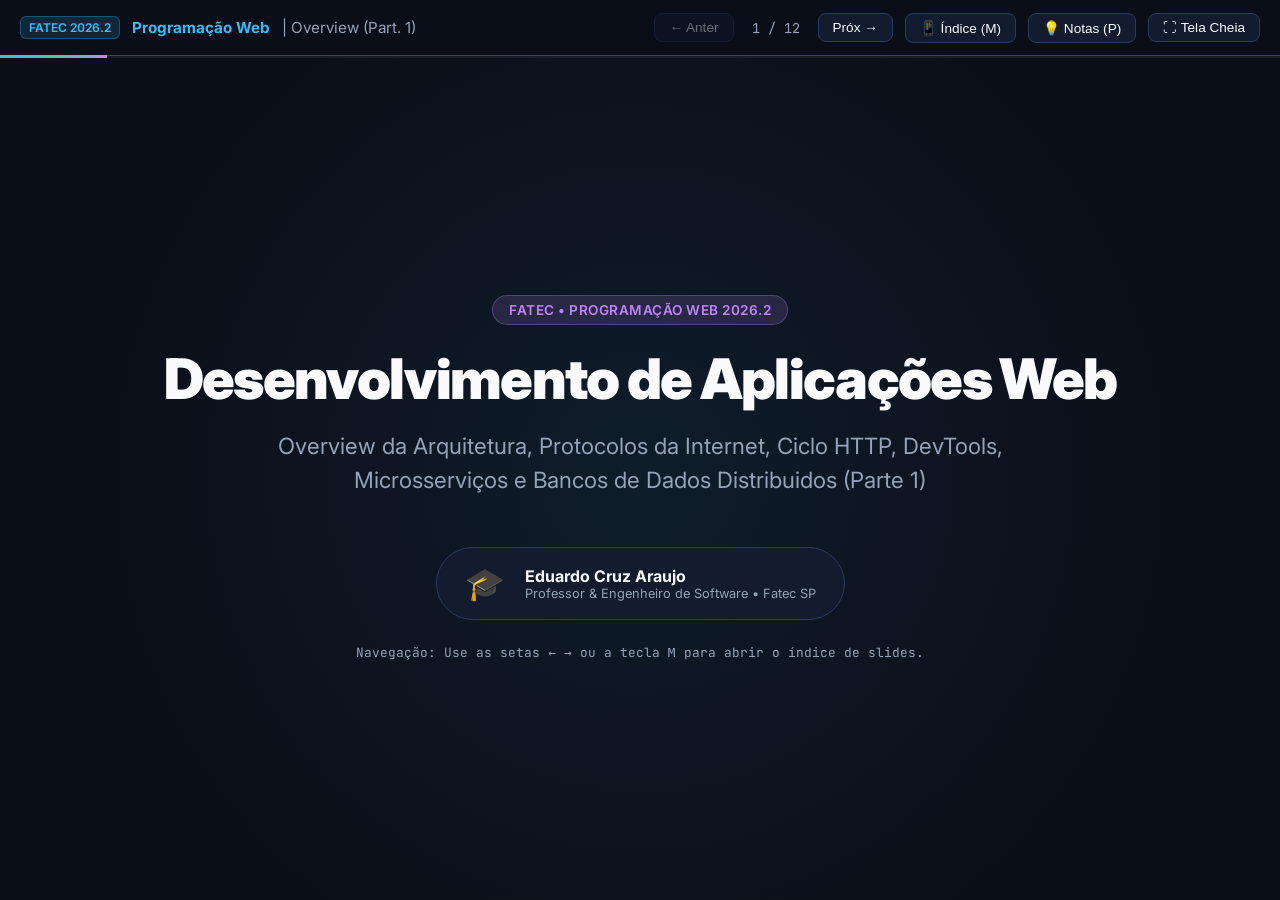
<file: 01-pw-desenvolvimento-de-aplicacoes-web-overview-part-1/src/demo/index.html>
<!DOCTYPE html>
<html lang="pt-BR">
<head>
  <meta charset="UTF-8">
  <meta name="viewport" content="width=device-width, initial-scale=1.0">
  <title>Programação Web - Overview (Part. 1) | Fatec</title>
  <link rel="preconnect" href="https://fonts.googleapis.com">
  <link rel="preconnect" href="https://fonts.gstatic.com" crossorigin>
  <link href="https://fonts.googleapis.com/css2?family=Fira+Code:wght@400;600&family=Inter:wght@400;500;600;700;800;900&family=JetBrains+Mono:wght@400;600;700&display=swap" rel="stylesheet">
  <link rel="stylesheet" href="styles.css">
</head>
<body>

  <!-- Top Application Navigation Bar -->
  <header class="app-header">
    <div class="brand">
      <span class="brand-badge">FATEC 2026.2</span>
      <span>Programação Web</span>
      <span style="color: var(--text-muted); font-weight: 400;">| Overview (Part. 1)</span>
    </div>
    
    <div class="header-controls">
      <button class="btn-nav" id="btn-prev" title="Slide Anterior (Seta Esquerda)">← Anter</button>
      <span class="slide-counter" id="slide-counter">1 / 12</span>
      <button class="btn-nav" id="btn-next" title="Próximo Slide (Seta Direita / Espaço)">Próx →</button>
      <button class="btn-nav" id="btn-overview" title="Menu de Navegação (Teclas M)">📱 Índice (M)</button>
      <button class="btn-nav" id="btn-notes" title="Notas do Apresentador (Tecla P)">💡 Notas (P)</button>
      <button class="btn-nav" id="btn-fullscreen" title="Modo Tela Cheia (Tecla F)">⛶ Tela Cheia</button>
    </div>
  </header>

  <!-- Top Progress Bar -->
  <div class="progress-bar-container">
    <div class="progress-bar" id="progress-bar"></div>
  </div>

  <!-- Slides Viewport -->
  <main class="slides-viewport">

    <!-- SLIDE 1: CAPA -->
    <section class="slide slide-cover active">
      <span class="cover-badge">FATEC • PROGRAMAÇÃO WEB 2026.2</span>
      <h1 class="cover-title">Desenvolvimento de Aplicações Web</h1>
      <p class="cover-subtitle">Overview da Arquitetura, Protocolos da Internet, Ciclo HTTP, DevTools, Microsserviços e Bancos de Dados Distribuidos (Parte 1)</p>
      
      <div class="author-box">
        <div style="font-size: 2rem;">🎓</div>
        <div class="author-info">
          <div class="author-name">Eduardo Cruz Araujo</div>
          <div class="author-meta">Professor & Engenheiro de Software • Fatec SP</div>
        </div>
      </div>

      <div style="margin-top: 24px; font-size: 0.8rem; color: var(--text-muted); font-family: var(--font-mono);">
        Navegação: Use as setas <kbd>←</kbd> <kbd>→</kbd> ou a tecla <kbd>M</kbd> para abrir o índice de slides.
      </div>
    </section>

    <!-- SLIDE 2: INTERNET VS WEB -->
    <section class="slide">
      <div class="slide-header">
        <span class="slide-tag">01. Fundamentos Globais</span>
        <h2 class="slide-title">Internet e World Wide Web (WWW)</h2>
        <p class="slide-subtitle">A diferença fundamental entre a infraestrutura física/lógica e os serviços de hipertexto.</p>
      </div>

      <div class="grid-2">
        <div class="card">
          <div class="card-title">
            <span style="font-size: 1.5rem;">🌐</span> O que é a Internet?
          </div>
          <div class="card-subtitle">A Infraestrutura Global de Transporte</div>
          <div class="card-body">
            <ul class="bullet-list">
              <li><strong>Rede de Redes:</strong> Bilhões de dispositivos conectados (roteadores, switches, cabos submarinos de fibra e satélites).</li>
              <li><strong>Protocolo Base:</strong> Opera sob a suíte de protocolos <strong>TCP/IP</strong>.</li>
              <li><strong>Rodovia Digital:</strong> Suporta múltiplos serviços independentes:
                <div style="display: flex; gap: 8px; margin-top: 8px; flex-wrap: wrap;">
                  <span style="background: rgba(56, 189, 248, 0.1); border: 1px solid var(--accent-cyan); color: var(--accent-cyan); padding: 4px 8px; border-radius: 6px; font-size: 0.75rem; font-family: var(--font-mono);">Web (HTTP)</span>
                  <span style="background: rgba(255,255,255,0.05); padding: 4px 8px; border-radius: 6px; font-size: 0.75rem; font-family: var(--font-mono);">E-mail (SMTP)</span>
                  <span style="background: rgba(255,255,255,0.05); padding: 4px 8px; border-radius: 6px; font-size: 0.75rem; font-family: var(--font-mono);">Arquivos (FTP)</span>
                  <span style="background: rgba(255,255,255,0.05); padding: 4px 8px; border-radius: 6px; font-size: 0.75rem; font-family: var(--font-mono);">Streaming (RTSP/UDP)</span>
                </div>
              </li>
            </ul>
          </div>
        </div>

        <div class="card" style="border-color: rgba(52, 211, 153, 0.4);">
          <div class="card-title" style="color: var(--accent-emerald);">
            <span style="font-size: 1.5rem;">📄</span> O que é a Web (World Wide Web)?
          </div>
          <div class="card-subtitle">O Sistema de Informações e Hipertexto</div>
          <div class="card-body">
            <ul class="bullet-list">
              <li><strong>Documentos Interligados:</strong> Baseia-se no conceito de <strong>Hipertexto</strong> (links acessíveis via navegadores).</li>
              <li><strong>A Tríade Fundamental:</strong>
                <ol style="margin-top: 8px; padding-left: 20px; line-height: 1.6; color: var(--text-main);">
                  <li><strong>HTML:</strong> Estrutura e conteúdo da informação.</li>
                  <li><strong>HTTP / HTTPS:</strong> Protocolo de comunicação e transporte.</li>
                  <li><strong>URL / URI:</strong> Sistema de localização e endereçamento único global.</li>
                </ol>
              </li>
            </ul>
          </div>
        </div>
      </div>

      <div class="presenter-notes-box" style="display:none;">
        💡 <strong>Nota para o Professor:</strong> Destaque para a turma a analogia da rodovia (Internet) versus os carros que trafegam nela (Web, Email, Streaming). Muitos alunos confundem achar que a Internet é apenas o navegador.
      </div>
    </section>

    <!-- SLIDE 3: ORIGEM DA WEB & A TRÍADE -->
    <section class="slide">
      <div class="slide-header">
        <span class="slide-tag">02. História & Padrões</span>
        <h2 class="slide-title">Origem da Web & Os Três Pilares</h2>
        <p class="slide-subtitle">Como Tim Berners-Lee criou a base da tecnologia livre e royalty-free no CERN em 1989.</p>
      </div>

      <div class="grid-3">
        <div class="card">
          <div class="card-title">👨‍💻 O Criador & CERN</div>
          <div class="card-body">
            <p style="margin-bottom: 12px;">Sir <strong>Tim Berners-Lee</strong> propôs a Web em <strong>1989</strong> no laboratório do <strong>CERN</strong> (Suíça) para facilitar o compartilhamento de pesquisas entre cientistas.</p>
            <div class="code-snippet">Primeiro Site (1991):<br>https://info.cern.ch/</div>
          </div>
        </div>

        <div class="card">
          <div class="card-title" style="color: var(--accent-purple);">🔓 Royalty-Free</div>
          <div class="card-body">
            <p>Lançada publicamente em <strong>1991</strong> como tecnologia <strong>Royalty-Free (gratuita e aberta)</strong>, o que permitiu sua adoção e evolução exponencial por todo o planeta.</p>
          </div>
        </div>

        <div class="card">
          <div class="card-title" style="color: var(--accent-amber);">📐 Padronização W3C</div>
          <div class="card-body">
            <p>Garante a interoperabilidade entre navegadores e sistemas operacionais mantendo padrões abertos para HTML, CSS e APIs.</p>
          </div>
        </div>
      </div>
    </section>

    <!-- SLIDE 4: SIMULADOR CICLO DE VIDA WEB -->
    <section class="slide">
      <div class="slide-header">
        <span class="slide-tag">03. Arquitetura Cliente-Servidor</span>
        <h2 class="slide-title">O Ciclo de Vida de um Acesso Web</h2>
        <p class="slide-subtitle">O caminho completo percorrido desde a digitação da URL até a renderização de pixels na tela.</p>
      </div>

      <!-- Interactive Widget: Web Lifecycle -->
      <div class="interactive-widget">
        <div class="widget-toolbar">
          <div class="toolbar-title">
            <span>⚡ SIMULADOR INTERATIVO DO CICLO HTTP</span>
          </div>
          <div class="toolbar-controls">
            <button class="btn-nav" id="lc-btn-play">▶ Executar Sequência</button>
            <button class="btn-nav" id="lc-btn-next">Próximo Passo ➔</button>
            <button class="btn-nav" id="lc-btn-reset">↺ Reiniciar</button>
          </div>
        </div>

        <div class="lifecycle-visualizer">
          <div class="lifecycle-steps">
            <div class="step-node active" data-step="0">
              <div class="step-number">1</div>
              <div class="step-title">URL Input</div>
              <div class="step-desc">Cliente no Navegador</div>
            </div>
            <div class="step-node" data-step="1">
              <div class="step-number">2</div>
              <div class="step-title">DNS Lookup</div>
              <div class="step-desc">Traduz Domínio -> IP</div>
            </div>
            <div class="step-node" data-step="2">
              <div class="step-number">3</div>
              <div class="step-title">TCP / TLS</div>
              <div class="step-desc">Conexão Segura</div>
            </div>
            <div class="step-node" data-step="3">
              <div class="step-number">4</div>
              <div class="step-title">HTTP Req / Res</div>
              <div class="step-desc">GET -> 200 OK</div>
            </div>
            <div class="step-node" data-step="4">
              <div class="step-number">5</div>
              <div class="step-title">DOM Rendering</div>
              <div class="step-desc">Paint na Tela</div>
            </div>
          </div>

          <div class="step-details-box">
            <div class="details-header">
              <span class="details-badge" id="lc-badge">CLIENTE</span>
              <h3 class="details-title" id="lc-title">1. Entrada da URL</h3>
            </div>
            <p class="details-content" id="lc-desc">O usuário digita https://www.fatec.sp.gov.br e o navegador valida o protocolo e o domínio.</p>
            <div class="code-snippet" id="lc-code">URL: https://www.fatec.sp.gov.br:443/index.html</div>
          </div>
        </div>
      </div>
    </section>

    <!-- SLIDE 5: DEVTOOLS GUI & MOCKUP -->
    <section class="slide">
      <div class="slide-header">
        <span class="slide-tag">04. Ferramentas Práticas (Hands-On)</span>
        <h2 class="slide-title">Explorando o Chrome DevTools</h2>
        <p class="slide-subtitle">A suíte essencial integrada ao navegador para inspeção, testes de rede e depuração.</p>
      </div>

      <!-- Interactive DevTools Mockup -->
      <div class="devtools-container">
        <div class="devtools-nav">
          <div class="devtools-tab active" data-tab="elements">🔍 Elementos</div>
          <div class="devtools-tab" data-tab="console">💻 Console</div>
          <div class="devtools-tab" data-tab="sources">📂 Fontes (Sources)</div>
          <div class="devtools-tab" data-tab="network">🌐 Rede (Network)</div>
          <div class="devtools-tab" data-tab="performance">⚡ Desempenho</div>
          <div class="devtools-tab" data-tab="application">💾 Aplicação</div>
          <div class="devtools-tab" data-tab="lighthouse">🚀 Lighthouse</div>
        </div>
        <div class="devtools-panel">
          <h3 style="color: var(--accent-cyan); font-size: 1.1rem; margin-bottom: 8px;" id="dt-panel-title">Aba Elementos (DOM & CSS)</h3>
          <p style="font-size: 0.95rem; color: #bbb; line-height: 1.6;" id="dt-panel-content">
            Permite inspecionar a árvore DOM em tempo real, editar tags HTML, modificar propriedades CSS e testar responsividade visual instantaneamente. Ideal para ajustar layouts e entender a hierarquia da página.
          </p>
        </div>
      </div>
    </section>

    <!-- SLIDE 6: PADRÕES ESTRUTURAIS & MONOLITO VS MICROSSERVIÇOS -->
    <section class="slide">
      <div class="slide-header">
        <span class="slide-tag">05. Arquitetura e Design</span>
        <h2 class="slide-title">Padrões Estruturais: Monolito vs. Microsserviços</h2>
        <p class="slide-subtitle">Como a escolha arquitetural impacta a escalabilidade, manutenção e tolerância a falhas.</p>
      </div>

      <div class="arch-toggle-bar">
        <button class="arch-btn active" id="arch-btn-mono">Monolito Modular</button>
        <button class="arch-btn" id="arch-btn-micro">Microsserviços Distribuídos</button>
        <button class="btn-nav" id="btn-sim-crash" style="border-color: var(--accent-rose); color: var(--accent-rose);">💥 Simular Falha de Serviço</button>
      </div>

      <div class="arch-diagram-canvas" id="arch-diagram">
        <!-- Injected via JavaScript -->
      </div>
    </section>

    <!-- SLIDE 7: APIS E INTEGRAÇÃO -->
    <section class="slide">
      <div class="slide-header">
        <span class="slide-tag">06. Comunicação entre Serviços</span>
        <h2 class="slide-title">APIs, API Gateway & Padronização de Interfaces</h2>
        <p class="slide-subtitle">Tecnologias de integração: REST vs GraphQL vs gRPC e padrões BFF (Backend for Frontend).</p>
      </div>

      <div class="grid-3">
        <div class="card">
          <div class="card-title">📡 REST</div>
          <div class="card-body">
            <p>Padrão baseado nos verbos HTTP (GET, POST, PUT, DELETE). Stateless e fácil de cachear.</p>
          </div>
        </div>

        <div class="card" style="border-color: rgba(192, 132, 252, 0.4);">
          <div class="card-title" style="color: var(--accent-purple);">⚡ GraphQL</div>
          <div class="card-body">
            <p>Permite que o cliente solicite exatamente os campos necessários, evitando <em>over-fetching</em> e <em>under-fetching</em>.</p>
          </div>
        </div>

        <div class="card" style="border-color: rgba(52, 211, 153, 0.4);">
          <div class="card-title" style="color: var(--accent-emerald);">🚀 gRPC</div>
          <div class="card-body">
            <p>Comunicação binária de altíssima performance via HTTP/2 e Protocol Buffers (ideal para backend-to-backend).</p>
          </div>
        </div>
      </div>
    </section>

    <!-- SLIDE 8: ARQUITETURA STATELESS -->
    <section class="slide">
      <div class="slide-header">
        <span class="slide-tag">07. Escalabilidade Horizontal</span>
        <h2 class="slide-title">Arquitetura Stateless (Sem Estado)</h2>
        <p class="slide-subtitle">Como permitir que qualquer nó atenda qualquer requisição sem reter sessão local.</p>
      </div>

      <div class="interactive-widget">
        <div class="widget-toolbar">
          <div class="toolbar-title">
            <span>🛡️ SIMULADOR DE FAILOVER STATELESS (JWT vs REDIS)</span>
          </div>
          <div class="toolbar-controls">
            <button class="btn-nav" id="btn-sim-failover" style="border-color: var(--accent-cyan); color: var(--accent-cyan);">💥 Simular Queda do Servidor 1</button>
          </div>
        </div>

        <div class="stateless-flow-grid">
          <div class="card" id="server-node-1">
            <div class="card-title">
              <span class="server-badge" style="background: var(--accent-cyan); color: #000; padding: 2px 8px; border-radius: 4px; font-size: 0.75rem;">ONLINE (Instância A)</span>
            </div>
            <div class="card-body">
              <strong>Servidor 1:</strong> Processa requisições validando a chave pública do JWT sem consultar banco de sessão local.
            </div>
          </div>

          <div class="card" id="server-node-2">
            <div class="card-title">
              <span class="server-badge" style="background: var(--accent-blue); color: #000; padding: 2px 8px; border-radius: 4px; font-size: 0.75rem;">ONLINE (Instância B)</span>
            </div>
            <div class="card-body">
              <strong>Servidor 2:</strong> Pronto para assumir o tráfego instantaneamente com o mesmo Token JWT.
            </div>
          </div>
        </div>

        <div style="background: rgba(0,0,0,0.3); padding: 12px; border-radius: 8px; font-size: 0.85rem; color: var(--text-muted);" id="stateless-status-text">
          Ambas as instâncias estão prontas para autenticar requisições com JWT.
        </div>
      </div>
    </section>

    <!-- SLIDE 9: TEOREMA CAP & CONSISTÊNCIA DISTRIBUÍDA -->
    <section class="slide">
      <div class="slide-header">
        <span class="slide-tag">08. Teoria de Sistemas Distribuidos</span>
        <h2 class="slide-title">Teorema CAP & Consistência Eventual</h2>
        <p class="slide-subtitle">O teorema de Eric Brewer: Em redes sujeitas a partição, é necessário escolher entre Consistência estrita (CP) ou Disponibilidade alta (AP).</p>
      </div>

      <div class="cap-section-layout">
        <!-- CAP Triangle & Partition Simulator -->
        <div class="cap-interactive-card">
          <div class="widget-toolbar" style="padding: 6px 12px;">
            <span class="toolbar-title" style="font-size: 0.8rem;">📐 TRIÂNGULO CAP & SIMULADOR DE PARTIÇÃO DE REDE</span>
            <button class="btn-nav" id="btn-toggle-partition" style="font-size: 0.75rem; border-color: var(--accent-rose); color: var(--accent-rose);">⚡ Cortar Cabo de Rede (Partição)</button>
          </div>

          <div class="cap-triangle-wrapper">
            <div class="cap-node cap-node-c active" data-cap="c">
              <strong style="color: var(--accent-cyan); font-size: 1.2rem;">C</strong>
              <span style="font-size: 0.7rem; color: #aaa;">Consistência</span>
            </div>
            <div class="cap-node cap-node-a" data-cap="a">
              <strong style="color: var(--accent-emerald); font-size: 1.2rem;">A</strong>
              <span style="font-size: 0.7rem; color: #aaa;">Disponibilidade</span>
            </div>
            <div class="cap-node cap-node-p" data-cap="p">
              <strong style="color: var(--accent-purple); font-size: 1.2rem;">P</strong>
              <span style="font-size: 0.7rem; color: #aaa;">Tolerância</span>
            </div>
          </div>

          <!-- Network Partition Status Box -->
          <div class="partition-sim-box">
            <div class="partition-nodes-display">
              <div class="node-box">Nó A (São Paulo)</div>
              <span class="network-link-status link-ok" id="net-link-status">⚡ Conexão OK</span>
              <div class="node-box">Nó B (Virgínia - EUA)</div>
            </div>

            <div style="font-size: 0.8rem; color: var(--text-muted); line-height: 1.5;" id="net-partition-explain">
              <strong>Estado Normal:</strong> Os dois nós trocam confirmações de escrita síncronas sem falhas na rede.
            </div>
          </div>
        </div>

        <!-- Deep Dive Educational Content -->
        <div class="card">
          <div class="card-title" style="color: var(--accent-cyan);" id="cap-details-title">Consistência (Consistency)</div>
          <div class="card-body" id="cap-details-desc">
            <p style="margin-bottom: 12px;"><strong>O que significa?</strong> Todos os nós da rede leem exatamente a mesma informação atualizada no mesmo milissegundo. Se um valor é alterado no Nó A, o Nó B é bloqueado até sincronizar.</p>
            
            <div style="background: rgba(0,0,0,0.3); border-left: 3px solid var(--accent-cyan); padding: 12px; border-radius: 4px; font-size: 0.85rem; margin-top: 10px;">
              <strong>Trade-Off Arquitetural na Web:</strong> Como falhas na rede (Partições) são inevitáveis na Internet global, a maioria das aplicações Web sacrifica a Consistência Rígida em favor da <strong>Consistência Eventual (Eventual Consistency)</strong> para nunca deixar a página do usuário fora do ar (AP).
            </div>

            <div style="margin-top: 14px; font-size: 0.8rem; color: var(--text-muted);">
              <strong>Extensão Teorema PACELC:</strong> Se houver Partição (P), escolha entre A ou C; Senão (E), escolha entre Latência (L) ou Consistência (C).
            </div>
          </div>
        </div>
      </div>
    </section>

    <!-- SLIDE 10: MATRIZ DE SELEÇÃO & TIPOS DE BANCOS DE DADOS -->
    <section class="slide">
      <div class="slide-header">
        <span class="slide-tag">09. Persistência & Modelagem de Dados</span>
        <h2 class="slide-title">Matriz de Seleção & Tipos de Bancos de Dados</h2>
        <p class="slide-subtitle">Comparativo aprofundado dos 5 paradigmas de armazenamento: SQL vs Documentos vs Chave-Valor vs Wide-Column vs Grafos.</p>
      </div>

      <div class="db-matrix-layout">
        <!-- Deep Breakdown Grid of DB Paradigms -->
        <div class="card" style="padding: 16px;">
          <div class="card-title" style="font-size: 1rem; color: var(--accent-emerald);">🗄️ Paradigmas de Armazenamento</div>
          
          <div class="db-type-card-grid">
            <div class="db-mini-card">
              <div class="db-mini-title">💎 SQL (Relacional)</div>
              <p>PostgreSQL, MySQL. ACID, Tabelas, Joins complexos. Ideal para: Finanças, ERP.</p>
            </div>

            <div class="db-mini-card">
              <div class="db-mini-title" style="color: var(--accent-cyan);">📄 Documento</div>
              <p>MongoDB. JSON flexível, Coleções dinâmicas. Ideal para: Catálogo, CMS.</p>
            </div>

            <div class="db-mini-card">
              <div class="db-mini-title" style="color: var(--accent-purple);">⚡ Chave-Valor</div>
              <p>Redis, DynamoDB. RAM sub-ms, Estruturas em memória. Ideal para: Cache, Sessão.</p>
            </div>

            <div class="db-mini-card">
              <div class="db-mini-title" style="color: var(--accent-amber);">📊 Wide-Column</div>
              <p>Cassandra, Scylla. Gravação massiva distribuída. Ideal para: Logs, IoT.</p>
            </div>

            <div class="db-mini-card" style="grid-column: span 2;">
              <div class="db-mini-title" style="color: var(--accent-rose);">🕸️ Grafos</div>
              <p>Neo4j, Amazon Neptune. Nós e Arestas. Otimizado para conexões e recomendações em redes sociais.</p>
            </div>
          </div>
        </div>

        <!-- Interactive Decision Engine Tool -->
        <div class="db-selector-box">
          <h4 style="color: var(--accent-cyan); margin-bottom: 6px;">🧠 Motor de Recomendação de Arquitetura de Dados</h4>
          <p style="font-size: 0.8rem; color: var(--text-muted);">Selecione os requisitos do seu projeto para obter a recomendação otimizada:</p>
          
          <div class="db-options-grid">
            <button class="db-opt-btn" data-req="acid">💳 Transações ACID (Financeiro/Saldo)</button>
            <button class="db-opt-btn" data-req="flexible">📄 Schema JSON Dinâmico (E-commerce)</button>
            <button class="db-opt-btn" data-req="highspeed">⚡ Leitura < 1ms em RAM (Cache / Sessão)</button>
            <button class="db-opt-btn" data-req="timeseries">📈 Telemetria IoT & Logs em Lote</button>
            <button class="db-opt-btn" data-req="graph">🕸️ Redes Sociais & Antifraude</button>
          </div>

          <div class="db-result-badge" id="db-rec-badge">Selecione requisitos acima para ver a sugestão</div>
          <p style="font-size: 0.8rem; color: var(--text-muted); margin-top: 8px; line-height: 1.5;" id="db-rec-reason">A escolha do banco de dados ideal deve equilibrar modelo de dados, padrão de acesso e requisitos de escalabilidade.</p>
          <div class="code-snippet" id="db-rec-snippet" style="margin-top: 10px; font-size: 0.75rem;">// Exemplo de código/modelo aparecerá aqui</div>
        </div>
      </div>
    </section>

    <!-- SLIDE 11: ESCALABILIDADE DE DADOS -->
    <section class="slide">
      <div class="slide-header">
        <span class="slide-tag">10. Altas Cargas de Tráfego</span>
        <h2 class="slide-title">Escalabilidade de Dados: Replicação, Sharding & Hashing</h2>
        <p class="slide-subtitle">Como superar gargalos de banco de dados quando a aplicação escala horizontalmente.</p>
      </div>

      <div class="grid-3">
        <div class="card">
          <div class="card-title">🔄 Replicação Master-Slave</div>
          <div class="card-body">
            <p>1 Nó de Escrita (Master) sincroniza assincronamente para N Nós de Leitura (Slaves). Aumenta dramaticamente a vazão de leitura.</p>
          </div>
        </div>

        <div class="card" style="border-color: rgba(56, 189, 248, 0.4);">
          <div class="card-title" style="color: var(--accent-cyan);">🧩 Sharding (Horizontal)</div>
          <div class="card-body">
            <p>Divide tabelas gigantescas em múltiplos servidores baseados em uma <strong>Shard Key</strong> (ex: ID do Usuário ou Região Geográfica).</p>
          </div>
        </div>

        <div class="card" style="border-color: rgba(192, 132, 252, 0.4);">
          <div class="card-title" style="color: var(--accent-purple);">⭕ Consistent Hashing</div>
          <div class="card-body">
            <p>Algoritmo em anel distribuído que minimiza a reorganização de dados quando nós são adicionados ou removidos da rede.</p>
          </div>
        </div>
      </div>
    </section>

    <!-- SLIDE 12: AGRADECIMENTO & ENCERRAMENTO -->
    <section class="slide slide-cover">
      <span class="cover-badge" style="background: rgba(56, 189, 248, 0.15); color: var(--accent-cyan); border-color: rgba(56, 189, 248, 0.3);">FATEC 2026.2 • PROGRAMAÇÃO WEB</span>
      <h2 style="font-size: 3.2rem; font-weight: 800; margin-bottom: 12px; color: var(--text-main);">Obrigado! 🤘</h2>
      <p style="font-size: 1.3rem; color: var(--text-muted); max-width: 650px; margin: 0 auto 32px auto; line-height: 1.5;">
        Dúvidas, perguntas ou discussões?
      </p>

      <div class="card" style="max-width: 480px; text-align: left; margin: 0 auto; width: 100%; border-color: rgba(56, 189, 248, 0.3);">
        <div class="card-title" style="font-size: 1.15rem; color: var(--accent-cyan);">👨‍🏫 Eduardo Cruz Araujo</div>
        <div class="card-body">
          <ul class="bullet-list" style="gap: 12px;">
            <li><strong>E-mail:</strong> <a href="mailto:eduardo.araujo@cps.sp.gov.br" style="color: var(--accent-cyan); text-decoration: none;">eduardo.araujo@cps.sp.gov.br</a></li>
            <li><strong>LinkedIn:</strong> <a href="https://www.linkedin.com/in/edcaraujo" target="_blank" style="color: var(--accent-cyan); text-decoration: none;">linkedin.com/in/edcaraujo</a></li>
            <li><strong>GitHub:</strong> <a href="https://github.com/edcaraujo" target="_blank" style="color: var(--accent-cyan); text-decoration: none;">github.com/edcaraujo</a></li>
          </ul>
        </div>
      </div>
    </section>

  </main>

  <!-- Navigation Grid / Overview Modal -->
  <div class="modal-overlay" id="overview-modal">
    <div class="modal-content">
      <div class="modal-header">
        <h3 class="modal-title">📱 ÍNDICE DE SLIDES DA APRESENTAÇÃO</h3>
        <button class="btn-close" id="modal-close">&times;</button>
      </div>
      <div class="slide-grid-nav" id="slide-grid-nav">
        <!-- Populated via app.js -->
      </div>
    </div>
  </div>

  <!-- Toast Notification Container -->
  <div class="toast-msg" id="toast-msg">Mensagem Toast</div>

  <script src="app.js"></script>
</body>
</html>
</file>
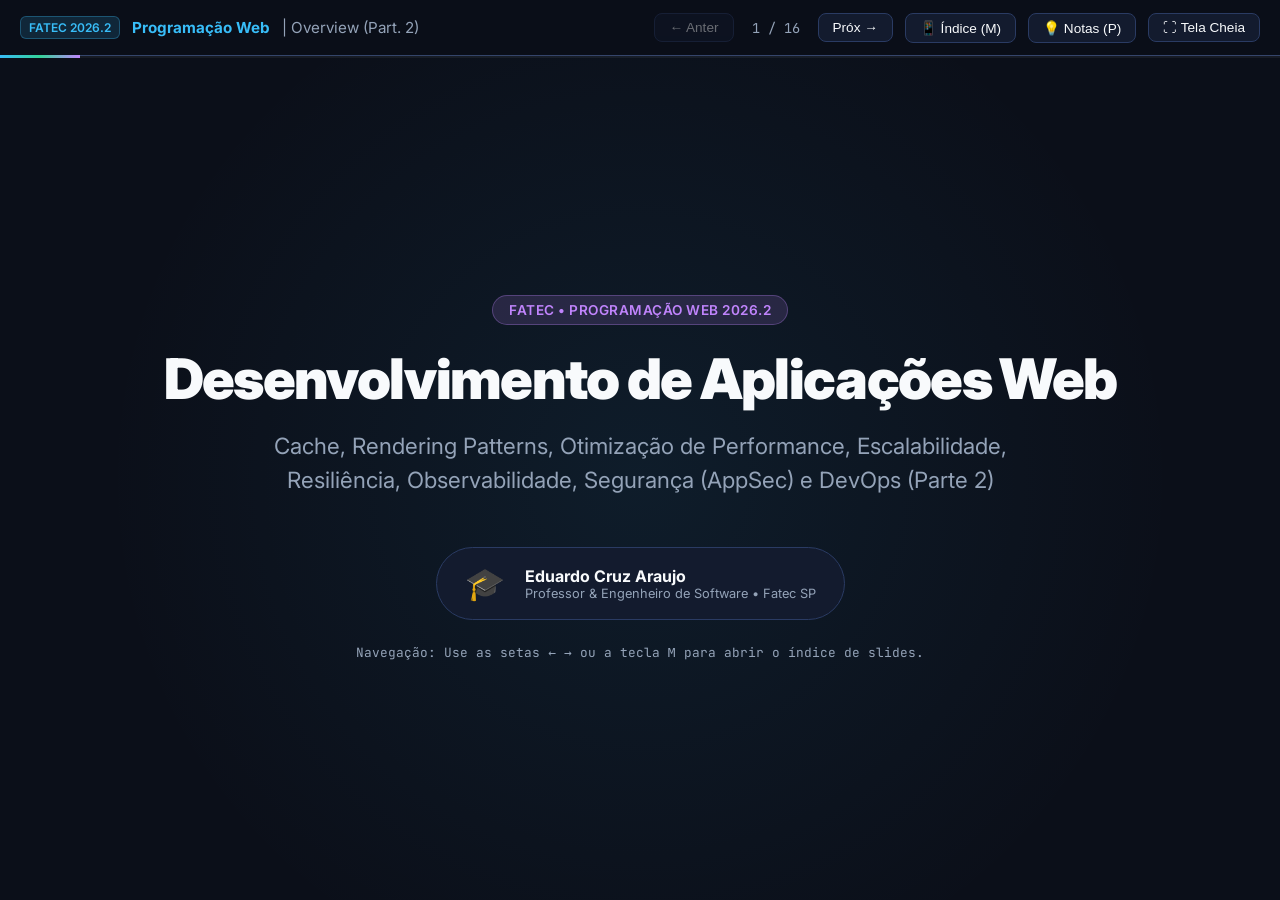
<file: 02-pw-desenvolvimento-de-aplicacoes-web-overview-part-2/src/demo/index.html>
<!DOCTYPE html>
<html lang="pt-BR">
<head>
  <meta charset="UTF-8">
  <meta name="viewport" content="width=device-width, initial-scale=1.0">
  <title>Programação Web - Overview (Part. 2) | Fatec</title>
  <link rel="preconnect" href="https://fonts.googleapis.com">
  <link rel="preconnect" href="https://fonts.gstatic.com" crossorigin>
  <link href="https://fonts.googleapis.com/css2?family=Fira+Code:wght@400;600&family=Inter:wght@400;500;600;700;800;900&family=JetBrains+Mono:wght@400;600;700&display=swap" rel="stylesheet">
  <link rel="stylesheet" href="styles.css">
</head>
<body>

  <!-- Top Application Navigation Bar -->
  <header class="app-header">
    <div class="brand">
      <span class="brand-badge">FATEC 2026.2</span>
      <span>Programação Web</span>
      <span style="color: var(--text-muted); font-weight: 400;">| Overview (Part. 2)</span>
    </div>
    
    <div class="header-controls">
      <button class="btn-nav" id="btn-prev" title="Slide Anterior (Seta Esquerda)">← Anter</button>
      <span class="slide-counter" id="slide-counter">1 / 16</span>
      <button class="btn-nav" id="btn-next" title="Próximo Slide (Seta Direita / Espaço)">Próx →</button>
      <button class="btn-nav" id="btn-overview" title="Menu de Navegação (Teclas M)">📱 Índice (M)</button>
      <button class="btn-nav" id="btn-notes" title="Notas do Apresentador (Tecla P)">💡 Notas (P)</button>
      <button class="btn-nav" id="btn-fullscreen" title="Modo Tela Cheia (Tecla F)">⛶ Tela Cheia</button>
    </div>
  </header>

  <!-- Top Progress Bar -->
  <div class="progress-bar-container">
    <div class="progress-bar" id="progress-bar"></div>
  </div>

  <!-- Slides Viewport -->
  <main class="slides-viewport">

    <!-- SLIDE 1: CAPA -->
    <section class="slide slide-cover active">
      <span class="cover-badge">FATEC • PROGRAMAÇÃO WEB 2026.2</span>
      <h1 class="cover-title">Desenvolvimento de Aplicações Web</h1>
      <p class="cover-subtitle">Cache, Rendering Patterns, Otimização de Performance, Escalabilidade, Resiliência, Observabilidade, Segurança (AppSec) e DevOps (Parte 2)</p>
      
      <div class="author-box">
        <div style="font-size: 2rem;">🎓</div>
        <div class="author-info">
          <div class="author-name">Eduardo Cruz Araujo</div>
          <div class="author-meta">Professor & Engenheiro de Software • Fatec SP</div>
        </div>
      </div>

      <div style="margin-top: 24px; font-size: 0.8rem; color: var(--text-muted); font-family: var(--font-mono);">
        Navegação: Use as setas <kbd>←</kbd> <kbd>→</kbd> ou a tecla <kbd>M</kbd> para abrir o índice de slides.
      </div>
    </section>

    <!-- SLIDE 2: CACHE PATTERNS -->
    <section class="slide">
      <div class="slide-header">
        <span class="slide-tag">01. Camadas de Alta Velocidade</span>
        <h2 class="slide-title">Estratégias de Cache (Caching Patterns)</h2>
        <p class="slide-subtitle">Como otimizar a velocidade de acesso e reduzir a carga no banco de dados principal.</p>
      </div>

      <div class="cache-pattern-grid">
        <div class="card">
          <div class="card-title">⚡ Padrões de Acesso</div>
          <div class="card-body">
            <ul class="bullet-list">
              <li><strong>Cache-Aside (Lazy Loading):</strong> A aplicação verifica o cache. Se der <em>Cache Miss</em>, busca no DB e popula o cache. <span style="color: var(--accent-emerald); font-size: 0.8rem;">(Ideal para leitura pesada)</span>.</li>
              <li><strong>Write-Through:</strong> A escrita salva simultaneamente no Cache e no DB. <span style="color: var(--accent-cyan); font-size: 0.8rem;">(Garante consistência)</span>.</li>
              <li><strong>Write-Back (Write-Behind):</strong> Escreve no cache e retorna rápido. O banco é atualizado assincronamente em background. <span style="color: var(--accent-amber); font-size: 0.8rem;">(Altíssima performance de escrita)</span>.</li>
            </ul>
          </div>
        </div>

        <div class="cache-flow-display">
          <div class="widget-toolbar" style="padding: 6px 10px;">
            <span class="toolbar-title" style="font-size: 0.8rem;">🧪 SIMULADOR DE CACHE</span>
            <div style="display: flex; gap: 6px;">
              <button class="btn-nav" id="btn-cache-read" style="font-size: 0.75rem;">📖 Ler Dado (GET)</button>
              <button class="btn-nav" id="btn-cache-clear" style="font-size: 0.75rem;">🗑️ Limpar Cache</button>
            </div>
          </div>

          <div style="display: flex; align-items: center; justify-content: space-around; background: #080c14; padding: 12px; border-radius: 8px; font-family: var(--font-mono); font-size: 0.8rem;">
            <div style="text-align: center;">
              <div style="color: var(--accent-cyan); font-weight: 700;">Navegador</div>
              <div style="font-size: 0.7rem; color: #888;">Cliente</div>
            </div>
            <div>➔</div>
            <div style="text-align: center; border: 1px solid var(--border-color); padding: 8px 12px; border-radius: 6px; background: #1e293b;" id="cache-node-box">
              <div style="color: var(--accent-purple); font-weight: 700;">Redis Cache</div>
              <div style="font-size: 0.7rem; color: #aaa;" id="cache-status-label">STATUS: VAZIO (MISS)</div>
            </div>
            <div>➔</div>
            <div style="text-align: center; border: 1px solid var(--border-color); padding: 8px 12px; border-radius: 6px; background: #1e293b;">
              <div style="color: var(--accent-emerald); font-weight: 700;">PostgreSQL</div>
              <div style="font-size: 0.7rem; color: #aaa;">Database</div>
            </div>
          </div>

          <div style="font-size: 0.8rem; color: var(--text-muted); line-height: 1.5;" id="cache-explain-text">
            Clique em <strong>"Ler Dado"</strong> para observar o comportamento do primeiro acesso (Cache Miss) seguido dos acessos subsequentes (Cache Hit).
          </div>
        </div>
      </div>
    </section>

    <!-- SLIDE 3: RENDERING PATTERNS -->
    <section class="slide">
      <div class="slide-header">
        <span class="slide-tag">02. Arquitetura de Renderização</span>
        <h2 class="slide-title">Geração de Conteúdo (Rendering Patterns)</h2>
        <p class="slide-subtitle">SSR vs CSR vs SSG vs ISR: O tradeoff entre performance inicial, SEO e carga no servidor.</p>
      </div>

      <div class="interactive-widget">
        <div class="widget-toolbar">
          <div class="toolbar-title">
            <span>⏱️ COMPARADOR WATERFALL DE RENDERIZAÇÃO</span>
          </div>
          <div class="toolbar-controls" id="rendering-tabs-bar">
            <button class="btn-nav active" data-render="ssr">SSR (Server-Side)</button>
            <button class="btn-nav" data-render="csr">CSR (Client-Side SPA)</button>
            <button class="btn-nav" data-render="ssg">SSG (Static Generation)</button>
            <button class="btn-nav" data-render="isr">ISR (Incremental Static)</button>
          </div>
        </div>

        <div class="rendering-waterfall">
          <h4 style="color: var(--accent-cyan); font-size: 0.95rem; margin-bottom: 6px;" id="render-pattern-title">Server-Side Rendering (SSR)</h4>
          <p style="font-size: 0.85rem; color: var(--text-muted); line-height: 1.5; margin-bottom: 12px;" id="render-pattern-desc">
            O servidor processa a requisição, busca dados no banco e envia o HTML 100% pronto. <strong>Prós:</strong> Excelente SEO e visualização rápida (FCP). <strong>Contras:</strong> Maior tempo até o primeiro byte (TTFB).
          </p>

          <div class="waterfall-bar-container">
            <div class="waterfall-row">
              <span class="waterfall-label">TTFB</span>
              <div class="waterfall-track">
                <div class="waterfall-segment" style="width: 45%; background: var(--accent-amber);" id="wf-ttfb">450ms (Server Build)</div>
              </div>
            </div>
            <div class="waterfall-row">
              <span class="waterfall-label">FCP (Paint)</span>
              <div class="waterfall-track">
                <div class="waterfall-segment" style="width: 55%; background: var(--accent-emerald);" id="wf-fcp">550ms (HTML Pronto)</div>
              </div>
            </div>
            <div class="waterfall-row">
              <span class="waterfall-label">Hydration</span>
              <div class="waterfall-track">
                <div class="waterfall-segment" style="width: 75%; background: var(--accent-purple);" id="wf-hydr">750ms (JS Interativo)</div>
              </div>
            </div>
          </div>
        </div>
      </div>
    </section>

    <!-- SLIDE 4: OTIMIZAÇÃO BACKEND & REDE -->
    <section class="slide">
      <div class="slide-header">
        <span class="slide-tag">03. Otimização de Performance</span>
        <h2 class="slide-title">Otimização de Backend, Protocolos & Rede</h2>
        <p class="slide-subtitle">Como HTTP/2, HTTP/3 (QUIC), CDNs e compressão Brotli aceleram a entrega de dados.</p>
      </div>

      <div class="grid-3">
        <div class="card">
          <div class="card-title">⚡ HTTP/2 & HTTP/3 (QUIC)</div>
          <div class="card-body">
            <ul class="bullet-list">
              <li><strong>HTTP/2:</strong> Multiplexação de requisições na mesma conexão TCP.</li>
              <li><strong>HTTP/3 (QUIC):</strong> Opera sobre UDP, eliminando o bloqueio de cabeça de fila (<em>Head-of-Line Blocking</em>).</li>
            </ul>
          </div>
        </div>

        <div class="card" style="border-color: rgba(56, 189, 248, 0.4);">
          <div class="card-title" style="color: var(--accent-cyan);">🌍 CDN (Edge Caching)</div>
          <div class="card-body">
            <p>Servidores distribuídos geograficamente (Edges) que entregam ativos estáticos (HTML, imagens, JS) com latência de milissegundos.</p>
          </div>
        </div>

        <div class="card" style="border-color: rgba(52, 211, 153, 0.4);">
          <div class="card-title" style="color: var(--accent-emerald);">📦 Compressão Brotli</div>
          <div class="card-body">
            <p>Algoritmo de compressão superior ao Gzip, reduzindo em até 20% adicional o tamanho dos payloads de texto (HTML, CSS, JS).</p>
          </div>
        </div>
      </div>
    </section>

    <!-- SLIDE 5: OTIMIZAÇÃO FRONTEND -->
    <section class="slide">
      <div class="slide-header">
        <span class="slide-tag">04. Frontend Performance</span>
        <h2 class="slide-title">Otimização Frontend & Critical Rendering Path</h2>
        <p class="slide-subtitle">Técnicas de minificação de ativos e otimização da navegação no cliente.</p>
      </div>

      <div class="grid-2">
        <div class="card">
          <div class="card-title">✂️ Code Splitting & Tree Shaking</div>
          <div class="card-body">
            <ul class="bullet-list">
              <li><strong>Code Splitting:</strong> Divisão do bundle JavaScript em chunks menores, carregando apenas o código da rota atual.</li>
              <li><strong>Tree Shaking:</strong> Remoção de funções e bibliotecas não utilizadas (código morto) durante a etapa de build.</li>
            </ul>
          </div>
        </div>

        <div class="card" style="border-color: rgba(192, 132, 252, 0.4);">
          <div class="card-title" style="color: var(--accent-purple);">🖼️ Resource Hints & Imagens Modernas</div>
          <div class="card-body">
            <ul class="bullet-list">
              <li><strong>Formatos Modernos:</strong> WebP e AVIF com <code>srcset</code> e <code>loading="lazy"</code>.</li>
              <li><strong>Resource Hints:</strong> <code>rel="preload"</code>, <code>rel="prefetch"</code> e <code>rel="preconnect"</code> para antecipar conexões DNS/TLS.</li>
            </ul>
          </div>
        </div>
      </div>
    </section>

    <!-- SLIDE 6: DEDICADO 1 - ESCALABILIDADE DE INFRAESTRUTURA (SCALE UP VS SCALE OUT) -->
    <section class="slide">
      <div class="slide-header">
        <span class="slide-tag">05. Alta Disponibilidade (Part. 1)</span>
        <h2 class="slide-title">Escalabilidade da Infraestrutura: Scale Up vs. Scale Out</h2>
        <p class="slide-subtitle">O confronto arquitetural entre aumentar o hardware de um servidor ou distribuir a carga em cluster.</p>
      </div>

      <div class="grid-2">
        <!-- Scale Up Card -->
        <div class="card" style="border-color: rgba(251, 191, 36, 0.4);">
          <div class="card-title" style="color: var(--accent-amber);">⬆️ Scale Up (Escalabilidade Vertical)</div>
          <div class="card-body">
            <p><strong>Conceito:</strong> Adicionar mais recursos físicos (CPU, RAM, SSDs) a um único servidor existente.</p>
            <ul class="bullet-list" style="margin-top: 10px;">
              <li><strong>Vantagens:</strong> Nenhuma mudança de código ou arquitetura necessária. Latência zero de rede interna.</li>
              <li><strong>Desvantagens:</strong> Teto físico de hardware rápido; Custo exponencialmente alto; Ponto Único de Falha (SPOF); Requer tempo de inatividade (Downtime) para upgrades.</li>
            </ul>
          </div>
        </div>

        <!-- Scale Out Card -->
        <div class="card" style="border-color: rgba(52, 211, 153, 0.4);">
          <div class="card-title" style="color: var(--accent-emerald);">➡️ Scale Out (Escalabilidade Horizontal)</div>
          <div class="card-body">
            <p><strong>Conceito:</strong> Adicionar mais servidores idênticos (réplicas em cluster) para trabalhar em paralelo.</p>
            <ul class="bullet-list" style="margin-top: 10px;">
              <li><strong>Vantagens:</strong> Escalabilidade teoricamente infinita; Alta resiliência (se 1 máquina cai, as outras assumem); Custo linear por réplica.</li>
              <li><strong>Exigências:</strong> Requer obrigatoriamente <strong>Arquitetura Stateless</strong> e um <strong>Load Balancer</strong> na frente.</li>
            </ul>
          </div>
        </div>
      </div>
    </section>

    <!-- SLIDE 7: DEDICADO 2 - LOAD BALANCING (L4 VS L7) & AUTO SCALING -->
    <section class="slide">
      <div class="slide-header">
        <span class="slide-tag">05. Alta Disponibilidade (Part. 2)</span>
        <h2 class="slide-title">Load Balancing (L4 vs. L7) & Auto Scaling</h2>
        <p class="slide-subtitle">Como os balanceadores de carga distribuem tráfego e como a nuvem escala réplicas dinamicamente.</p>
      </div>

      <div class="grid-3">
        <!-- Load Balancer L4 Card -->
        <div class="card">
          <div class="card-title">⚡ Load Balancer Layer 4 (Transporte)</div>
          <div class="card-body">
            <p><strong>Como funciona:</strong> Roteia pacotes baseado estritamente em IP e Porta TCP/UDP.</p>
            <p style="margin-top: 6px; font-size: 0.8rem; color: var(--text-muted);">Não abre o pacote HTTP. Oferece velocidade extrema de milhões de requisições por segundo. <em>(Ex: AWS NLB, HAProxy TCP Mode)</em>.</p>
          </div>
        </div>

        <!-- Load Balancer L7 Card -->
        <div class="card" style="border-color: rgba(56, 189, 248, 0.4);">
          <div class="card-title" style="color: var(--accent-cyan);">🧠 Load Balancer Layer 7 (Aplicação)</div>
          <div class="card-body">
            <p><strong>Como funciona:</strong> Roteia com base no conteúdo HTTP/HTTPS (URL Path, Headers, Cookies).</p>
            <p style="margin-top: 6px; font-size: 0.8rem; color: var(--text-muted);">Permite SSL Termination, roteamento de microsserviços (<code>/api/v1/checkout</code>) e Sticky Sessions. <em>(Ex: NGINX, AWS ALB)</em>.</p>
          </div>
        </div>

        <!-- Auto Scaling Card -->
        <div class="card" style="border-color: rgba(192, 132, 252, 0.4);">
          <div class="card-title" style="color: var(--accent-purple);">📈 Auto Scaling (Reativo vs Preditivo)</div>
          <div class="card-body">
            <p><strong>Reativo:</strong> Adiciona servidores quando CPU > 70% por 3 min.</p>
            <p style="margin-top: 6px;"><strong>Preditivo:</strong> Usa aprendizado de máquina e dados históricos para escalar servidores *antes* que o pico aconteça (ex: às 17h para o rush).</p>
          </div>
        </div>
      </div>
    </section>

    <!-- SLIDE 8: RESILIÊNCIA DEDICADA 1 - CIRCUIT BREAKER & EXPONENTIAL BACKOFF -->
    <section class="slide">
      <div class="slide-header">
        <span class="slide-tag">06. Engenharia de Resiliência (Part. 1)</span>
        <h2 class="slide-title">Circuit Breakers & Exponential Backoff</h2>
        <p class="slide-subtitle">Protegendo o sistema contra cascatas de falhas de rede e sobrecargas de re-tentativas.</p>
      </div>

      <div class="grid-2">
        <!-- Interactive Circuit Breaker Widget -->
        <div class="interactive-widget" style="margin-top: 0;">
          <div class="widget-toolbar">
            <div class="toolbar-title" style="font-size: 0.85rem;">
              <span>🔌 MÁQUINA DE ESTADOS DO CIRCUIT BREAKER</span>
            </div>
            <div class="toolbar-controls">
              <button class="btn-nav" id="btn-cb-trigger" style="font-size: 0.75rem; border-color: var(--accent-rose); color: var(--accent-rose);">💥 Simular Erros</button>
              <button class="btn-nav" id="btn-cb-reset" style="font-size: 0.75rem;">↺ Reset</button>
            </div>
          </div>

          <div class="cb-state-machine">
            <div class="cb-state-node active-closed" id="cb-node-closed">
              <strong style="color: var(--accent-emerald); font-size: 0.85rem;">CLOSED</strong>
              <span style="font-size: 0.65rem; color: #aaa;">Fluxo Normal</span>
            </div>
            <div style="font-size: 1rem; color: #888;">➔</div>
            <div class="cb-state-node" id="cb-node-open">
              <strong style="color: var(--accent-rose); font-size: 0.85rem;">OPEN</strong>
              <span style="font-size: 0.65rem; color: #aaa;">Bloqueio Fast</span>
            </div>
            <div style="font-size: 1rem; color: #888;">➔</div>
            <div class="cb-state-node" id="cb-node-half">
              <strong style="color: var(--accent-amber); font-size: 0.85rem;">HALF-OPEN</strong>
              <span style="font-size: 0.65rem; color: #aaa;">Teste Sonda</span>
            </div>
          </div>

          <div style="background: rgba(0,0,0,0.3); padding: 10px; border-radius: 6px; font-size: 0.8rem; color: var(--text-muted);" id="cb-status-text">
            O disjuntor está <strong>FECHADO (Normal)</strong>. Requisições passam diretamente.
          </div>
        </div>

        <!-- Exponential Backoff Deep Dive Card -->
        <div class="card">
          <div class="card-title" style="color: var(--accent-amber);">⏳ Retry com Exponential Backoff (+ Jitter)</div>
          <div class="card-body">
            <p><strong>O Problema:</strong> Quando um serviço falha temporariamente, re-tentar em intervalos fixos (ex: a cada 1s) cria o efeito <em>Thundering Herd</em> (manada atordoada), derrubando o servidor novamente.</p>
            <p style="margin-top: 10px;"><strong>A Solução:</strong> Dobrar o tempo de espera a cada tentativa mais um ruído aleatório (Jitter):</p>
            <div class="code-snippet" style="font-size: 0.8rem; margin-top: 8px;">Tentativa 1: Espera 1,0s
Tentativa 2: Espera 2,0s + Jitter (142ms)
Tentativa 3: Espera 4,0s + Jitter (85ms)
Tentativa 4: Espera 8,0s + Jitter (310ms)</div>
          </div>
        </div>
      </div>
    </section>

    <!-- SLIDE 9: RESILIÊNCIA DEDICADA 2 - BULKHEADS & DEGRADAÇÃO GRACIOSA -->
    <section class="slide">
      <div class="slide-header">
        <span class="slide-tag">06. Engenharia de Resiliência (Part. 2)</span>
        <h2 class="slide-title">Bulkheads & Degradação Graciosa (Fallback)</h2>
        <p class="slide-subtitle">Isolando falhas de componentes para garantir que serviços críticos continuem operantes.</p>
      </div>

      <div class="grid-2">
        <div class="card" style="border-color: rgba(56, 189, 248, 0.4);">
          <div class="card-title" style="color: var(--accent-cyan);">🚢 Bulkhead (Isolamento de Recursos)</div>
          <div class="card-body">
            <p style="margin-bottom: 10px;"><strong>Origem do Nome:</strong> Inspirado nas anteparas estanques de um navio: se um compartimento alaga, os outros mantêm a embarcação flutuando.</p>
            <div style="background: rgba(0,0,0,0.3); border-left: 3px solid var(--accent-cyan); padding: 12px; border-radius: 6px; margin-top: 10px;">
              <strong>Aplicação na Web:</strong> Separa pools de threads e conexões. Se a funcionalidade de <em>Upload de Imagens</em> sobrecarregar, a funcionalidade vital de <em>Login e Checkout</em> continua 100% ativa com seu próprio pool isolado.
            </div>
          </div>
        </div>

        <div class="card" style="border-color: rgba(52, 211, 153, 0.4);">
          <div class="card-title" style="color: var(--accent-emerald);">🛡️ Degradação Graciosa (Graceful Degradation)</div>
          <div class="card-body">
            <p style="margin-bottom: 10px;"><strong>Conceito:</strong> Capacidade de responder em modo reduzido/simplificado (Fallback) em vez de lançar um erro <code>HTTP 500</code> ao cliente.</p>
            <div style="background: rgba(0,0,0,0.3); border-left: 3px solid var(--accent-emerald); padding: 12px; border-radius: 6px; margin-top: 10px;">
              <strong>Exemplo de E-commerce:</strong> Se o microserviço de <em>"Recomendações via IA"</em> cair, o sistema exibe silenciosamente uma lista estática de <em>"Mais Populares"</em> salvos em cache, mantendo a venda.
            </div>
          </div>
        </div>
      </div>
    </section>

    <!-- SLIDE 10: OS 3 PILARES DA OBSERVABILIDADE -->
    <section class="slide">
      <div class="slide-header">
        <span class="slide-tag">07. Telemetria & Operações</span>
        <h2 class="slide-title">Os 3 Pilares da Observabilidade</h2>
        <p class="slide-subtitle">Logs, Métricas e Tracing Distribuído: Saindo do "está funcionando?" para o "por que está lento?".</p>
      </div>

      <div class="grid-2">
        <div class="card">
          <div class="card-title">🔍 Os 3 Pilares</div>
          <div class="card-body">
            <ul class="bullet-list" style="gap: 16px;">
              <li><strong>1. Logs (Eventos Estruturados):</strong> Registro textual de eventos específicos <em>("Erro de NullPointer na linha 42")</em>. Ferramentas: ELK Stack (Elasticsearch, Logstash, Kibana), Splunk.</li>
              <li><strong>2. Métricas (Séries Temporais):</strong> Valores numéricos agregados no tempo para análise de tendências <em>("Uso de CPU está em 90%")</em>. Ferramentas: Prometheus, Grafana, Datadog.</li>
              <li><strong>3. Tracing Distribuído (Fluxo da Requisição):</strong> Mapeia o caminho exato e o tempo gasto por uma única requisição através de dezenas de microsserviços. Ferramentas: Jaeger, Zipkin, OpenTelemetry.</li>
            </ul>
          </div>
        </div>

        <!-- Tracing Flamegraph Demo Card -->
        <div class="card" style="border-color: rgba(192, 132, 252, 0.4);">
          <div class="card-title" style="color: var(--accent-purple);">🔥 Distributed Tracing (Jaeger / OpenTelemetry)</div>
          <div class="card-body">
            <p style="font-size: 0.85rem; margin-bottom: 10px;">Visualização em formato <em>Flamegraph</em> do tempo de resposta de uma requisição navegando pela arquitetura:</p>
            <div class="trace-flamegraph">
              <div class="trace-span" style="width: 100%; background: var(--accent-cyan);">API Gateway (Total: 250ms)</div>
              <div class="trace-span" style="width: 80%; margin-left: 20%; background: var(--accent-emerald);">Auth Service (45ms)</div>
              <div class="trace-span" style="width: 60%; margin-left: 40%; background: var(--accent-rose);">Order Service -> DB Query (180ms - GARGALO)</div>
            </div>
          </div>
        </div>
      </div>
    </section>

    <!-- SLIDE 11: OS 4 GOLDEN SIGNALS & SLA/SLO/SLI (DEDICADO) -->
    <section class="slide">
      <div class="slide-header">
        <span class="slide-tag">08. Engenharia de Confiabilidade (SRE)</span>
        <h2 class="slide-title">Google SRE: Os 4 Golden Signals & SLA/SLO/SLI</h2>
        <p class="slide-subtitle">O conjunto essencial de métricas da equipe de SRE do Google e o gerenciamento do Error Budget.</p>
      </div>

      <!-- Golden Signals Interactive Dashboard Grid -->
      <div class="golden-signals-grid">
        <div class="signal-card" style="border-color: rgba(56, 189, 248, 0.4);">
          <div class="signal-header">
            <span class="signal-title">⏱️ Latência (P50/P99)</span>
            <span style="background: rgba(56, 189, 248, 0.15); color: var(--accent-cyan); font-size: 0.65rem; padding: 2px 6px; border-radius: 4px; font-weight: 700;">GOOD</span>
          </div>
          <div class="signal-metric">42ms <span style="font-size: 0.75rem; color: #888;">(P99: 180ms)</span></div>
          <p class="signal-subtext">Separa a latência de respostas 200 OK da latência de erros 500 rápidos.</p>
        </div>

        <div class="signal-card" style="border-color: rgba(52, 211, 153, 0.4);">
          <div class="signal-header">
            <span class="signal-title" style="color: var(--accent-emerald);">🚦 Tráfego (RPS)</span>
            <span style="background: rgba(52, 211, 153, 0.15); color: var(--accent-emerald); font-size: 0.65rem; padding: 2px 6px; border-radius: 4px; font-weight: 700;">1.42k RPS</span>
          </div>
          <div class="signal-metric" style="color: var(--accent-emerald);">1.420 req/s</div>
          <p class="signal-subtext">Mede a demanda de trabalho colocada sobre o sistema (RPS / Bitrate / IOPS).</p>
        </div>

        <div class="signal-card" style="border-color: rgba(244, 63, 94, 0.4);">
          <div class="signal-header">
            <span class="signal-title" style="color: var(--accent-rose);">❌ Erros (Rate)</span>
            <span style="background: rgba(244, 63, 94, 0.15); color: var(--accent-rose); font-size: 0.65rem; padding: 2px 6px; border-radius: 4px; font-weight: 700;">0.04%</span>
          </div>
          <div class="signal-metric" style="color: var(--accent-rose);">0,04%</div>
          <p class="signal-subtext">Taxa de requisições que falharam (erros explícitos HTTP 5xx e semânticos).</p>
        </div>

        <div class="signal-card" style="border-color: rgba(251, 191, 36, 0.4);">
          <div class="signal-header">
            <span class="signal-title" style="color: var(--accent-amber);">🛢️ Saturação</span>
            <span style="background: rgba(251, 191, 36, 0.15); color: var(--accent-amber); font-size: 0.65rem; padding: 2px 6px; border-radius: 4px; font-weight: 700;">CPU 68%</span>
          </div>
          <div class="signal-metric" style="color: var(--accent-amber);">68% CPU</div>
          <p class="signal-subtext">Alerta preditivo de esgotamento de recursos (CPU, RAM, DB Connection Pool).</p>
        </div>
      </div>

      <!-- SLA / SLO / SLI & Error Budget Framework Flow -->
      <div class="sre-framework-flow">
        <div class="sre-flow-card" style="border-color: var(--accent-cyan);">
          <div class="sre-flow-title" style="color: var(--accent-cyan);">📊 SLI (Indicator)</div>
          <div class="sre-flow-desc">
            <strong>Medição Real:</strong> "99.85% das requisições responderam em < 200ms neste mês."
          </div>
        </div>

        <div class="sre-flow-card" style="border-color: var(--accent-emerald);">
          <div class="sre-flow-title" style="color: var(--accent-emerald);">🎯 SLO (Objective)</div>
          <div class="sre-flow-desc">
            <strong>Meta do Time:</strong> "A equipe de engenharia se compromete a manter > 99.5%."
          </div>
        </div>

        <div class="sre-flow-card" style="border-color: var(--accent-purple);">
          <div class="sre-flow-title" style="color: var(--accent-purple);">📜 SLA (Agreement)</div>
          <div class="sre-flow-desc">
            <strong>Contrato Comercial:</strong> "Garante 99.0% ao cliente com cláusula de reembolso."
          </div>
        </div>

        <div class="sre-flow-card" style="border-color: var(--accent-amber);">
          <div class="sre-flow-title" style="color: var(--accent-amber);">💰 Error Budget</div>
          <div class="sre-flow-desc">
            <strong>Saldo de Risco:</strong> "0.5% de margem tolerada para inovações e novos deploys."
          </div>
        </div>
      </div>
    </section>

    <!-- SLIDE 12: NOVO DEDICADO 1 - SEGURANÇA: DEFESA EM CAMADAS & OAUTH2/OIDC -->
    <section class="slide">
      <div class="slide-header">
        <span class="slide-tag">09. Application Security (Part. 1)</span>
        <h2 class="slide-title">Defesa em Camadas & Autenticação OAuth2 / OIDC</h2>
        <p class="slide-subtitle">Arquitetura Defense in Depth e os padrões de identidade e autorização federada.</p>
      </div>

      <div class="grid-2">
        <div class="card" style="border-color: rgba(56, 189, 248, 0.4);">
          <div class="card-title" style="color: var(--accent-cyan);">🛡️ Defesa em Camadas (Defense in Depth)</div>
          <div class="card-body">
            <p style="margin-bottom: 10px;"><strong>Princípio:</strong> Nenhuma camada única de segurança é infalível. Aplica-se múltiplos anéis de segurança concêntricos:</p>
            <ol style="line-height: 1.6; padding-left: 18px; color: var(--text-main); font-size: 0.85rem;">
              <li><strong>Rede & Perímetro:</strong> Firewalls (VPC, Subnets privadas).</li>
              <li><strong>Aplicação & WAF:</strong> Inspeção e filtragem de pacotes HTTP.</li>
              <li><strong>Identidade & Acesso:</strong> OAuth2 / OIDC / JWT assinado.</li>
              <li><strong>Dados:</strong> Criptografia em trânsito (TLS 1.3) e em repouso (AES-256).</li>
            </ol>
          </div>
        </div>

        <div class="card" style="border-color: rgba(192, 132, 252, 0.4);">
          <div class="card-title" style="color: var(--accent-purple);">🔑 AuthN vs. AuthZ (OAuth2 / OIDC)</div>
          <div class="card-body">
            <ul class="bullet-list" style="gap: 12px;">
              <li><strong>AuthN (Autenticação - "Quem é você?"):</strong> Verificação da identidade do usuário (OpenID Connect - ID Token).</li>
              <li><strong>AuthZ (Autorização - "O que você pode fazer?"):</strong> Delegação de permissões de acesso a recursos (OAuth 2.0 - Access Token / Scopes).</li>
            </ul>
            <div class="code-snippet" style="font-size: 0.75rem; margin-top: 10px;">Fluxo OIDC: Login -> Provider (Google/Auth0) -> ID Token + Access Token -> Validação JWT no Backend</div>
          </div>
        </div>
      </div>
    </section>

    <!-- SLIDE 13: NOVO DEDICADO 2 - SEGURANÇA: RATE LIMITING, WAF & OWASP -->
    <section class="slide">
      <div class="slide-header">
        <span class="slide-tag">09. Application Security (Part. 2)</span>
        <h2 class="slide-title">Rate Limiting, WAF & Proteção OWASP (SQLi / XSS)</h2>
        <p class="slide-subtitle">Simulador Token Bucket, inspeção de pacotes via WAF e mitigação de vulnerabilidades.</p>
      </div>

      <!-- Token Bucket Simulator Widget -->
      <div class="interactive-widget" style="margin-top: 0; padding: 16px;">
        <div class="widget-toolbar" style="padding: 6px 12px;">
          <div class="toolbar-title" style="font-size: 0.85rem;">
            <span>🛡️ SIMULADOR DE RATE LIMITING (TOKEN BUCKET ALGORITHM)</span>
          </div>
          <div class="toolbar-controls">
            <button class="btn-nav" id="btn-send-request" style="font-size: 0.75rem; border-color: var(--accent-cyan); color: var(--accent-cyan);">🚀 Enviar Requisição HTTP</button>
          </div>
        </div>

        <div class="token-bucket-visualizer">
          <div class="bucket-container" id="token-bucket-display">
            <div class="token-pill"></div>
            <div class="token-pill"></div>
            <div class="token-pill"></div>
            <div class="token-pill"></div>
          </div>

          <div style="flex: 1;">
            <h4 style="color: var(--accent-cyan); font-size: 0.95rem; margin-bottom: 4px;">Algoritmo Token Bucket</h4>
            <p style="font-size: 0.8rem; color: var(--text-muted); line-height: 1.4;" id="bucket-explain-text">
              Cada requisição consome 1 Token. Se o balde esvaziar (ataques de força bruta ou DDoS), a API bloqueia com <strong>HTTP 429 Too Many Requests</strong>.
            </p>
          </div>
        </div>
      </div>

      <!-- WAF & SQLi/XSS Protection Cards -->
      <div class="grid-2" style="margin-top: 14px;">
        <div class="card" style="padding: 14px;">
          <div class="card-title" style="font-size: 0.95rem;">🧱 WAF (Web Application Firewall)</div>
          <div class="card-body" style="font-size: 0.8rem;">
            Inspeção de pacotes na camada 7 antes de chegarem à aplicação. Bloqueia padrões conhecidos do **OWASP Top 10** (DDoS, Botnets, Path Traversal).
          </div>
        </div>

        <div class="card" style="padding: 14px; border-color: rgba(244, 63, 94, 0.4);">
          <div class="card-title" style="font-size: 0.95rem; color: var(--accent-rose);">💉 Proteção SQL Injection & XSS</div>
          <div class="card-body" style="font-size: 0.8rem;">
            <strong>SQLi:</strong> Uso obrigatório de <em>Prepared Statements / Parameterized Queries</em>.<br>
            <strong>XSS:</strong> Sanitização estrita de inputs, cabeçalho <em>Content Security Policy (CSP)</em> e Cookies <em>HttpOnly + SameSite</em>.
          </div>
        </div>
      </div>
    </section>

    <!-- SLIDE 14: DEVOPS & CI/CD -->
    <section class="slide">
      <div class="slide-header">
        <span class="slide-tag">10. Entrega Contínua</span>
        <h2 class="slide-title">DevOps, CI/CD & Estratégias de Deploy</h2>
        <p class="slide-subtitle">Pipelines de integração contínua e estratégias de deploy sem tempo de inatividade (Zero Downtime).</p>
      </div>

      <div class="grid-2">
        <div class="card">
          <div class="card-title">🔄 Pipeline de CI/CD</div>
          <div class="card-body">
            <p><strong>Commit ➔ Lint ➔ Testes Unitários ➔ Build Docker ➔ Testes de Integração ➔ Deploy.</strong><br><br>Garante automação total e validação do código antes da entrega em produção.</p>
          </div>
        </div>

        <div class="card" style="border-color: rgba(52, 211, 153, 0.4);">
          <div class="card-title" style="color: var(--accent-emerald);">🚀 Estratégias de Deploy</div>
          <div class="card-body">
            <ul class="bullet-list">
              <li><strong>Blue/Green:</strong> Ambiente "Blue" (versão antiga) e "Green" (versão nova). A chave do roteador vira instantaneamente.</li>
              <li><strong>Canary Release:</strong> Libera a nova versão gradualmente (1% ➔ 10% ➔ 100% dos usuários), realizando rollback automático em caso de erros.</li>
            </ul>
          </div>
        </div>
      </div>
    </section>

    <!-- SLIDE 15: CHECKLIST DE BOA PRÁTICAS -->
    <section class="slide">
      <div class="slide-header">
        <span class="slide-tag">11. Visão Holística de Engenharia</span>
        <h2 class="slide-title">Checklist das Boas Práticas de Engenharia Web</h2>
        <p class="slide-subtitle">Unindo os pilares abordados na Parte 1 e Parte 2 da disciplina de Programação Web.</p>
      </div>

      <div class="grid-4">
        <div class="card">
          <div class="card-title" style="font-size: 0.95rem;">1. Arquitetura</div>
          <div class="card-body" style="font-size: 0.8rem;">
            Stateless, microsserviços bem delimitados, APIs REST/gRPC e resiliência via Circuit Breakers.
          </div>
        </div>

        <div class="card">
          <div class="card-title" style="font-size: 0.95rem; color: var(--accent-emerald);">2. Performance</div>
          <div class="card-body" style="font-size: 0.8rem;">
            Cache em memória (Redis), HTTP/3, CDN Edge, SSR/ISR para SEO e Brotli compression.
          </div>
        </div>

        <div class="card">
          <div class="card-title" style="font-size: 0.95rem; color: var(--accent-purple);">3. Observabilidade</div>
          <div class="card-body" style="font-size: 0.8rem;">
            Logs estruturados, métricas no Prometheus, distributed tracing e alertas nos Golden Signals.
          </div>
        </div>

        <div class="card">
          <div class="card-title" style="font-size: 0.95rem; color: var(--accent-amber);">4. AppSec & CI/CD</div>
          <div class="card-body" style="font-size: 0.8rem;">
            OAuth2/OIDC, Rate Limiting, WAF e pipeline automatizada com deploy Blue/Green.
          </div>
        </div>
      </div>
    </section>

    <!-- SLIDE 16: AGRADECIMENTO & ENCERRAMENTO -->
    <section class="slide slide-cover">
      <span class="cover-badge" style="background: rgba(56, 189, 248, 0.15); color: var(--accent-cyan); border-color: rgba(56, 189, 248, 0.3);">FATEC 2026.2 • PROGRAMAÇÃO WEB</span>
      <h2 style="font-size: 3.2rem; font-weight: 800; margin-bottom: 12px; color: var(--text-main);">Obrigado! 🤘</h2>
      <p style="font-size: 1.3rem; color: var(--text-muted); max-width: 650px; margin: 0 auto 32px auto; line-height: 1.5;">
        Dúvidas, perguntas ou discussões?
      </p>

      <div class="card" style="max-width: 480px; text-align: left; margin: 0 auto; width: 100%; border-color: rgba(56, 189, 248, 0.3);">
        <div class="card-title" style="font-size: 1.15rem; color: var(--accent-cyan);">👨‍🏫 Eduardo Cruz Araujo</div>
        <div class="card-body">
          <ul class="bullet-list" style="gap: 12px;">
            <li><strong>E-mail:</strong> <a href="mailto:eduardo.araujo@cps.sp.gov.br" style="color: var(--accent-cyan); text-decoration: none;">eduardo.araujo@cps.sp.gov.br</a></li>
            <li><strong>LinkedIn:</strong> <a href="https://www.linkedin.com/in/edcaraujo" target="_blank" style="color: var(--accent-cyan); text-decoration: none;">linkedin.com/in/edcaraujo</a></li>
            <li><strong>GitHub:</strong> <a href="https://github.com/edcaraujo" target="_blank" style="color: var(--accent-cyan); text-decoration: none;">github.com/edcaraujo</a></li>
          </ul>
        </div>
      </div>
    </section>

  </main>

  <!-- Navigation Grid / Overview Modal -->
  <div class="modal-overlay" id="overview-modal">
    <div class="modal-content">
      <div class="modal-header">
        <h3 class="modal-title">📱 ÍNDICE DE SLIDES DA APRESENTAÇÃO</h3>
        <button class="btn-close" id="modal-close">&times;</button>
      </div>
      <div class="slide-grid-nav" id="slide-grid-nav">
        <!-- Populated via app.js -->
      </div>
    </div>
  </div>

  <!-- Toast Notification Container -->
  <div class="toast-msg" id="toast-msg">Mensagem Toast</div>

  <script src="app.js"></script>
</body>
</html>
</file>
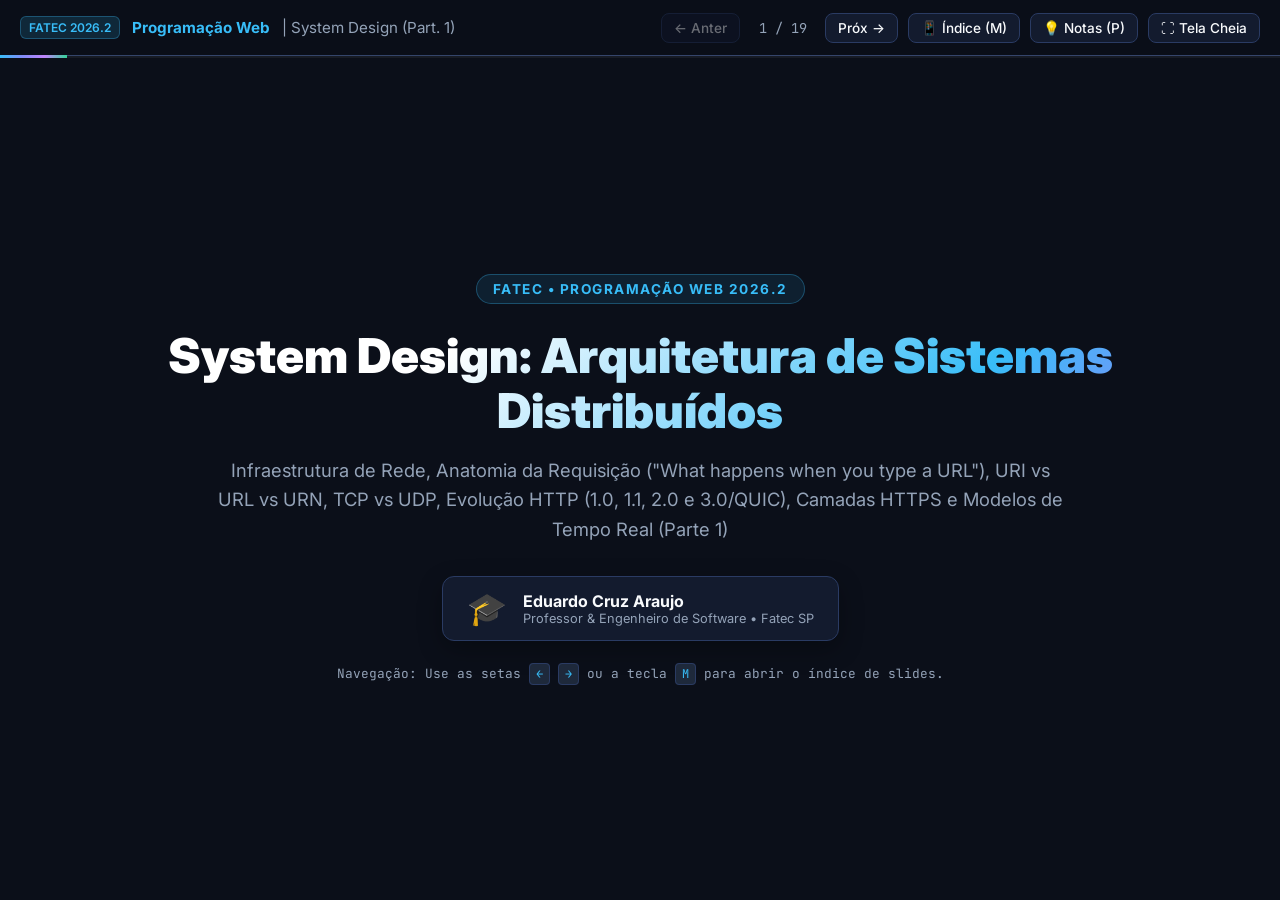
<file: 03-pw-system-design-arquitetura-de-sistemas-distribuidos-part-1/src/demo/index.html>
<!DOCTYPE html>
<html lang="pt-BR">
<head>
  <meta charset="UTF-8">
  <meta name="viewport" content="width=device-width, initial-scale=1.0">
  <title>System Design: Arquitetura de Sistemas Distribuídos (Part. 1) | Fatec</title>
  <link rel="preconnect" href="https://fonts.googleapis.com">
  <link rel="preconnect" href="https://fonts.gstatic.com" crossorigin>
  <link href="https://fonts.googleapis.com/css2?family=Fira+Code:wght@400;600&family=Inter:wght@400;500;600;700;800;900&family=JetBrains+Mono:wght@400;600;700&display=swap" rel="stylesheet">
  <link rel="stylesheet" href="styles.css">
</head>
<body>

  <!-- Top Application Navigation Bar -->
  <header class="app-header">
    <div class="brand">
      <span class="brand-badge">FATEC 2026.2</span>
      <span>Programação Web</span>
      <span style="color: var(--text-muted); font-weight: 400;">| System Design (Part. 1)</span>
    </div>
    
    <div class="header-controls">
      <button class="btn-nav" id="btn-prev" title="Slide Anterior (Seta Esquerda)">← Anter</button>
      <span class="slide-counter" id="slide-counter">1 / 19</span>
      <button class="btn-nav" id="btn-next" title="Próximo Slide (Seta Direita / Espaço)">Próx →</button>
      <button class="btn-nav" id="btn-overview" title="Menu de Navegação (Tecla M)">📱 Índice (M)</button>
      <button class="btn-nav" id="btn-notes" title="Notas do Apresentador (Tecla P)">💡 Notas (P)</button>
      <button class="btn-nav" id="btn-fullscreen" title="Modo Tela Cheia (Tecla F)">⛶ Tela Cheia</button>
    </div>
  </header>

  <!-- Top Progress Bar -->
  <div class="progress-bar-container">
    <div class="progress-bar" id="progress-bar"></div>
  </div>

  <!-- Slides Viewport -->
  <main class="slides-viewport">

    <!-- SLIDE 1: CAPA -->
    <section class="slide slide-cover active">
      <span class="cover-badge">FATEC • PROGRAMAÇÃO WEB 2026.2</span>
      <h1 class="cover-title">System Design: Arquitetura de Sistemas Distribuídos</h1>
      <p class="cover-subtitle">Infraestrutura de Rede, Anatomia da Requisição ("What happens when you type a URL"), URI vs URL vs URN, TCP vs UDP, Evolução HTTP (1.0, 1.1, 2.0 e 3.0/QUIC), Camadas HTTPS e Modelos de Tempo Real (Parte 1)</p>
      
      <div class="author-box">
        <div style="font-size: 2rem;">🎓</div>
        <div class="author-info">
          <div class="author-name">Eduardo Cruz Araujo</div>
          <div class="author-meta">Professor & Engenheiro de Software • Fatec SP</div>
        </div>
      </div>

      <div style="margin-top: 24px; font-size: 0.8rem; color: var(--text-muted); font-family: var(--font-mono);">
        Navegação: Use as setas <kbd>←</kbd> <kbd>→</kbd> ou a tecla <kbd>M</kbd> para abrir o índice de slides.
      </div>
    </section>

    <!-- SLIDE 2: FUNDAMENTOS & MODELO EM CAMADAS -->
    <section class="slide">
      <div class="slide-header">
        <span class="slide-tag">01. Fundamentos de Infraestrutura</span>
        <h2 class="slide-title">O Modelo em Camadas (OSI vs. TCP/IP) & Encapsulamento</h2>
        <p class="slide-subtitle">Como as abstrações de rede organizam a comunicação entre nós distribuídos no planeta.</p>
      </div>

      <div class="grid-2">
        <div class="card">
          <div class="card-title">🌐 Pilha de Protocolos TCP/IP</div>
          <div class="card-body">
            <ul class="bullet-list">
              <li><strong>Aplicação (L7):</strong> HTTP, HTTPS, WebSockets, DNS, gRPC. Foco na lógica de negócio e APIs.</li>
              <li><strong>Transporte (L4):</strong> TCP, UDP, QUIC. Gerencia portas, multiplexação e confiabilidade fim-a-fim.</li>
              <li><strong>Rede / Internet (L3):</strong> IPv4 e IPv6. Responsável pelo roteamento global de pacotes via roteadores e BGP.</li>
              <li><strong>Enlace / Física (L2/L1):</strong> Ethernet, Wi-Fi, Cabos Submarinos. Converte dados em frames e sinais elétricos/ópticos.</li>
            </ul>
          </div>
        </div>

        <div class="card" style="border-color: rgba(56, 189, 248, 0.4);">
          <div class="card-title" style="color: var(--accent-cyan);">📦 Encapsulamento, MTU & MSS</div>
          <div class="card-body">
            <p><strong>MTU (Maximum Transmission Unit):</strong> 1500 bytes na rede Ethernet padrão.</p>
            <p style="margin-top: 6px;"><strong>MSS (Maximum Segment Size):</strong> Limite útil de dados TCP por pacote:</p>
            <div class="code-snippet" style="margin-top: 8px; font-size: 0.75rem;">MSS = MTU (1500B) - IP Header (20B) - TCP Header (20B) = 1460 Bytes</div>
            <div style="background: rgba(0,0,0,0.3); border-left: 3px solid var(--accent-cyan); padding: 10px; border-radius: 6px; margin-top: 10px; font-size: 0.8rem;">
              <strong>Princípio de System Design:</strong> Payloads maiores que 1460 bytes exigem múltiplos segmentos TCP, aumentando o número de ACKs e o impacto da perda de pacotes.
            </div>
          </div>
        </div>
      </div>

      <div class="presenter-notes-box">
        <strong>Notas do Apresentador:</strong> Explique que todo dado trafegado na Web sofre encapsulamento ao descer a pilha (ganhando cabeçalhos) e desencapsulamento ao subir no destino. O MSS de 1460 bytes é um limitador físico crucial para otimização de APIs e buffers.
      </div>
    </section>

    <!-- SLIDE 3: ANATOMIA DOS IDENTIFICADORES: URI VS URL VS URN -->
    <section class="slide">
      <div class="slide-header">
        <span class="slide-tag">02. Semântica de Endereçamento</span>
        <h2 class="slide-title">Anatomia dos Identificadores: URI vs. URL vs. URN</h2>
        <p class="slide-subtitle">Compreendendo o modelo hierárquico da RFC 3986 / RFC 8141 e a anatomia exata de cada padrão.</p>
      </div>

      <div class="interactive-widget">
        <div class="widget-toolbar">
          <div class="toolbar-title">
            <span>🔍 INSPETOR DE IDENTIFICADORES</span>
          </div>
          <div class="toolbar-controls" id="identifier-tabs">
            <button class="btn-nav active" data-tab="url">🔗 Anatomia da URL</button>
            <button class="btn-nav" data-tab="urn">🏷️ Anatomia da URN</button>
            <button class="btn-nav" data-tab="uri">🌐 Outras URIs</button>
          </div>
        </div>

        <!-- URL Inspector Container -->
        <div class="url-inspector-box" id="inspector-url-box">
          <span class="url-part part-scheme active" data-part="scheme">https://</span>
          <span class="url-part part-auth" data-part="auth">admin:token@</span>
          <span class="url-part part-host" data-part="host">api.fatec.sp.gov.br</span>
          <span class="url-part part-port" data-part="port">:8443</span>
          <span class="url-part part-path" data-part="path">/v1/sistemas/alunos</span>
          <span class="url-part part-query" data-part="query">?curso=ads&semestre=20262</span>
          <span class="url-part part-hash" data-part="hash">#grade-curricular</span>
        </div>

        <!-- URN Inspector Container -->
        <div class="url-inspector-box" id="inspector-urn-box" style="display: none;">
          <span class="url-part part-urn-prefix" data-part="urn-prefix">urn:</span>
          <span class="url-part part-urn-nid" data-part="urn-nid">isbn:</span>
          <span class="url-part part-urn-nss" data-part="urn-nss">978-0-13-449416-6</span>
          <span style="color: var(--text-dim); margin: 0 10px;">|</span>
          <span class="url-part part-urn-prefix" data-part="urn-prefix">urn:</span>
          <span class="url-part part-urn-nid" data-part="urn-nid">ietf:</span>
          <span class="url-part part-urn-nss" data-part="urn-nss">rfc:7230</span>
        </div>

        <!-- Other URIs Inspector Container -->
        <div class="url-inspector-box" id="inspector-uri-box" style="display: none;">
          <span class="url-part part-uri-scheme" data-part="uri-mail-scheme">mailto:</span>
          <span class="url-part part-uri-ssp" data-part="uri-mail-ssp">professor@fatec.sp.gov.br</span>
          <span style="color: var(--text-dim); margin: 0 10px;">|</span>
          <span class="url-part part-uri-scheme" data-part="uri-tel-scheme">tel:</span>
          <span class="url-part part-uri-ssp" data-part="uri-tel-ssp">+55-16-99999-9999</span>
        </div>

        <div class="url-explain-card" id="url-explain-text">
          <strong style="color: var(--accent-cyan);">Scheme (Protocolo):</strong> Define o protocolo de comunicação e as regras de transporte da requisição (ex: <code>https</code>, <code>http</code>, <code>wss</code>, <code>ftp</code>).
        </div>
      </div>

      <!-- ByteByteGo Style Hierarchy Diagram Container -->
      <div class="uri-hierarchy-container">
        <div class="uri-umbrella-header">
          ☂️ URI (Uniform Resource Identifier) • Superclasse / Identificador Global
        </div>
        <div class="uri-subsets-grid">
          <div class="subset-card" style="border-color: rgba(56, 189, 248, 0.4);">
            <div class="subset-title" style="color: var(--accent-cyan);">📍 URL (Uniform Resource Locator)</div>
            <div class="subset-desc">
              <strong>"Onde está e como acessar":</strong> Identifica o recurso através do seu endereço e protocolo de transporte na rede. Se o servidor mudar de endereço, a URL quebra.
            </div>
          </div>
          <div class="subset-card" style="border-color: rgba(52, 211, 153, 0.4);">
            <div class="subset-title" style="color: var(--accent-emerald);">🏷️ URN (Uniform Resource Name)</div>
            <div class="subset-desc">
              <strong>"Qual é o nome persistente":</strong> Identifica o recurso por um identificador exclusivo registrado no namespace, imutável e independente de localização ou servidor.
            </div>
          </div>
        </div>
      </div>
    </section>

    <!-- SLIDE 4: JORNADA DA REQUISIÇÃO (PARTE 1: CACHE & DNS) -->
    <section class="slide">
      <div class="slide-header">
        <span class="slide-tag">03. Ciclo de Vida da Web (Part. 1)</span>
        <h2 class="slide-title">A Jornada da Requisição: Parsing, Cache & DNS Hierárquico</h2>
        <p class="slide-subtitle">O que acontece nos primeiros milissegundos após o usuário digitar a URL e pressionar Enter.</p>
      </div>

      <div class="grid-2">
        <div class="card">
          <div class="card-title">1️⃣ Parsing, HSTS & Caches Locais</div>
          <div class="card-body">
            <ul class="bullet-list">
              <li><strong>HSTS Preload Check:</strong> O navegador consulta sua lista interna pré-compilada para forçar HTTPS imediatamente, prevenindo ataques de <em>SSL Stripping</em>.</li>
              <li><strong>Browser Cache:</strong> Verifica se a URL já possui resposta válida no <em>Memory Cache</em> ou <em>Disk Cache</em> (`Cache-Control: max-age`, `immutable`).</li>
              <li><strong>OS Cache & Hosts File:</strong> Consulta a tabela de resolução DNS do sistema operacional e o arquivo local <code>/etc/hosts</code>.</li>
            </ul>
          </div>
        </div>

        <div class="card" style="border-color: rgba(52, 211, 153, 0.4);">
          <div class="card-title" style="color: var(--accent-emerald);">2️⃣ Árvore Hierárquica do DNS</div>
          <div class="card-body">
            <ol style="padding-left: 18px; line-height: 1.6;">
              <li><strong>Recursive Resolver:</strong> Servidor DNS do ISP (ou 1.1.1.1 / 8.8.8.8) recebe a solicitação.</li>
              <li><strong>Root Servers (.):</strong> 13 clusters mundiais que apontam para os servidores TLD.</li>
              <li><strong>TLD Servers (.br, .com):</strong> Apontam para os Name Servers Autoritativos.</li>
              <li><strong>Authoritative DNS:</strong> Retorna o registro final (Tipo **A** para IPv4 ou **AAAA** para IPv6) com o **TTL**.</li>
            </ol>
          </div>
        </div>
      </div>
    </section>

    <!-- SLIDE 5: JORNADA DA REQUISIÇÃO (PARTE 2: BGP, TCP & TLS 1.3) -->
    <section class="slide">
      <div class="slide-header">
        <span class="slide-tag">03. Ciclo de Vida da Web (Part. 2)</span>
        <h2 class="slide-title">A Jornada da Requisição: Roteamento BGP, TCP & TLS 1.3</h2>
        <p class="slide-subtitle">Roteamento global através de Sistemas Autônomos, conexão TCP e aperto de mão criptográfico.</p>
      </div>

      <div class="grid-3">
        <div class="card">
          <div class="card-title">🌍 Roteamento BGP & CDNs</div>
          <div class="card-body">
            <p><strong>BGP (Border Gateway Protocol):</strong> Roteia pacotes através de Sistemas Autônomos (AS) globais.</p>
            <p style="margin-top: 8px;"><strong>Anycast CDN:</strong> A requisição atinge a borda (PoP) geograficamente mais próxima do usuário.</p>
          </div>
        </div>

        <div class="card" style="border-color: rgba(56, 189, 248, 0.4);">
          <div class="card-title" style="color: var(--accent-cyan);">🤝 TCP 3-Way Handshake</div>
          <div class="card-body">
            <p>Estabelece canal confiável de transporte em 1 RTT:</p>
            <div class="code-snippet" style="font-size: 0.75rem; margin-top: 6px;">1. SYN (seq=X) ➔
2. 🠔 SYN-ACK (ack=X+1)
3. ACK (seq=X+1) ➔</div>
          </div>
        </div>

        <div class="card" style="border-color: rgba(192, 132, 252, 0.4);">
          <div class="card-title" style="color: var(--accent-purple);">🔒 TLS 1.3 Handshake (1-RTT)</div>
          <div class="card-body">
            <p>Negociação de chaves Diffie-Hellman Ephemeral + envio de Certificado Digital X.509 em 1 único RTT.</p>
            <p style="margin-top: 6px; font-size: 0.8rem; color: var(--accent-emerald);">Suporta <strong>0-RTT Resumption</strong> para conexões reincidentes.</p>
          </div>
        </div>
      </div>
    </section>

    <!-- SLIDE 6: JORNADA DA REQUISIÇÃO (PARTE 3: BACKEND & CRITICAL RENDERING PATH) -->
    <section class="slide">
      <div class="slide-header">
        <span class="slide-tag">03. Ciclo de Vida da Web (Part. 3)</span>
        <h2 class="slide-title">Processamento no Backend & Critical Rendering Path</h2>
        <p class="slide-subtitle">Como o servidor gera a resposta e como o navegador processa o DOM, CSSOM e pinta os pixels na tela.</p>
      </div>

      <div class="grid-2">
        <div class="card">
          <div class="card-title">⚙️ Backend & Reverse Proxy L7</div>
          <div class="card-body">
            <ul class="bullet-list">
              <li><strong>Reverse Proxy (NGINX/Envoy):</strong> Executa SSL Termination, compressão (Brotli/Gzip) e roteia para os nós de aplicação.</li>
              <li><strong>App Server & Database:</strong> Autenticação via JWT/OAuth2, execução de regras de negócio, queries no PostgreSQL/MongoDB e cache Redis.</li>
              <li><strong>Geração do HTTP Response:</strong> Retorna status (`200 OK`), headers e payload HTML/JSON.</li>
            </ul>
          </div>
        </div>

        <div class="card" style="border-color: rgba(251, 191, 36, 0.4);">
          <div class="card-title" style="color: var(--accent-amber);">🎨 Critical Rendering Path no Navegador</div>
          <div class="card-body">
            <ol style="padding-left: 18px; line-height: 1.5; font-size: 0.8rem;">
              <li><strong>DOM Tree:</strong> Tokens HTML convertidos em nós da árvore de documentos.</li>
              <li><strong>CSSOM Tree:</strong> Regras CSS convertidas em árvore hierárquica de estilos.</li>
              <li><strong>Render Tree:</strong> Junção de DOM + CSSOM (ignora <code>display: none</code>).</li>
              <li><strong>Layout (Reflow):</strong> Calcula a geometria, coordenadas e tamanho de cada caixa.</li>
              <li><strong>Paint & Compositing:</strong> Desenho de pixels e envio de camadas para aceleração na GPU.</li>
            </ol>
          </div>
        </div>
      </div>
    </section>

    <!-- SLIDE 7: SIMULADOR INTERATIVO DA JORNADA DA REQUISIÇÃO -->
    <section class="slide">
      <div class="slide-header">
        <span class="slide-tag">03. Laboratório Interativo</span>
        <h2 class="slide-title">Simulador Interativo: A Jornada da Requisição Web</h2>
        <p class="slide-subtitle">Acompanhe a trajetória completa de um pacote desde o teclado até a renderização na GPU.</p>
      </div>

      <div class="interactive-widget">
        <div class="widget-toolbar">
          <div class="toolbar-title">
            <span>🌐 VISUALIZADOR DA JORNADA PASSO A PASSO</span>
          </div>
          <div class="toolbar-controls">
            <button class="btn-nav" id="btn-journey-prev">← Etapa Anterior</button>
            <button class="btn-nav active" id="btn-journey-next">Avançar Etapa →</button>
            <button class="btn-nav" id="btn-journey-reset">↺ Reset</button>
          </div>
        </div>

        <div class="journey-stepper" id="journey-stepper">
          <div class="journey-step active" data-step="0">
            <div class="step-circle">1</div>
            <span class="step-label">URL & Cache</span>
          </div>
          <div class="journey-step" data-step="1">
            <div class="step-circle">2</div>
            <span class="step-label">DNS Query</span>
          </div>
          <div class="journey-step" data-step="2">
            <div class="step-circle">3</div>
            <span class="step-label">TCP 3-Way</span>
          </div>
          <div class="journey-step" data-step="3">
            <div class="step-circle">4</div>
            <span class="step-label">TLS 1.3</span>
          </div>
          <div class="journey-step" data-step="4">
            <div class="step-circle">5</div>
            <span class="step-label">HTTP Request</span>
          </div>
          <div class="journey-step" data-step="5">
            <div class="step-circle">6</div>
            <span class="step-label">Render Paint</span>
          </div>
        </div>

        <div class="journey-detail-box">
          <div class="journey-diagram-node" id="journey-node-display">
            <div style="color: var(--accent-cyan); font-weight: 700;" id="journey-node-title">CLIENTE</div>
            <div style="font-size: 0.7rem; color: #888;" id="journey-node-sub">Navegador Web</div>
          </div>
          <div style="flex: 1;">
            <h4 style="color: var(--accent-cyan); font-size: 0.95rem; margin-bottom: 6px;" id="journey-step-title">Etapa 1: Parsing de URL & Verificação de Cache Local</h4>
            <p style="font-size: 0.85rem; color: var(--text-muted); line-height: 1.5;" id="journey-step-desc">
              O usuário digita <code>https://fatec.sp.gov.br</code>. O navegador valida a sintaxe, consulta a lista <strong>HSTS Preload</strong> para garantir HTTPS e busca se o recurso já está disponível no <strong>Memory Cache</strong> ou no <strong>Disk Cache</strong>.
            </p>
          </div>
        </div>
      </div>
    </section>

    <!-- SLIDE 8: PROTOCOLOS DE TRANSPORTE: TCP VS UDP -->
    <section class="slide">
      <div class="slide-header">
        <span class="slide-tag">04. Camada de Transporte</span>
        <h2 class="slide-title">Protocolos de Transporte: TCP vs. UDP</h2>
        <p class="slide-subtitle">O dilema clássico da engenharia de redes: Confiabilidade absoluta vs. Velocidade e Latência mínima.</p>
      </div>

      <div class="grid-2">
        <div class="card">
          <div class="card-title">🛡️ TCP (Transmission Control Protocol)</div>
          <div class="card-body">
            <p><strong>Orientado a Conexão & Confiável (RFC 793):</strong></p>
            <ul class="bullet-list" style="margin-top: 8px;">
              <li><strong>Garantia de Entrega e Ordem:</strong> Retransmissão automática de pacotes perdidos via números de sequência e ACKs.</li>
              <li><strong>Controle de Congestionamento:</strong> Algoritmos como BBR e CUBIC modulam o tráfego evitando colapso na rede.</li>
              <li><strong>Sliding Window:</strong> Controle de fluxo para não sobrecarregar o buffer do receptor.</li>
              <li><strong>Overhead:</strong> Cabeçalho de 20 a 60 bytes + latência de handshakes.</li>
            </ul>
          </div>
        </div>

        <div class="card" style="border-color: rgba(52, 211, 153, 0.4);">
          <div class="card-title" style="color: var(--accent-emerald);">⚡ UDP (User Datagram Protocol)</div>
          <div class="card-body">
            <p><strong>Sem Conexão & Ultraleve (RFC 768):</strong></p>
            <ul class="bullet-list" style="margin-top: 8px;">
              <li><strong>Best-Effort Delivery:</strong> "Dispare e esqueça" (Fire and forget). Sem handshakes (0ms setup time).</li>
              <li><strong>Sem Retransmissões Nativas:</strong> Se um pacote for descartado na rede, a aplicação decide se ignora ou trata.</li>
              <li><strong>Cabeçalho Mínimo:</strong> Apenas 8 bytes fixos. Mínimo overhead computacional.</li>
              <li><strong>Casos de Uso:</strong> DNS, Streaming de vídeo ao vivo (WebRTC/VoIP), Jogos Multiplayer e a base do <strong>HTTP/3 (QUIC)</strong>.</li>
            </ul>
          </div>
        </div>
      </div>
    </section>

    <!-- SLIDE 9: SIMULADOR VISUAL TCP VS UDP -->
    <section class="slide">
      <div class="slide-header">
        <span class="slide-tag">04. Laboratório de Transporte</span>
        <h2 class="slide-title">Simulador de Transmissão de Pacotes: TCP vs. UDP</h2>
        <p class="slide-subtitle">Observe em velocidade controlada a entrega de pacotes, confirmações (ACKs), perdas de rede e retransmissões.</p>
      </div>

      <div class="interactive-widget">
        <div class="widget-toolbar">
          <div class="toolbar-title">
            <span>📡 SIMULADOR DE FLUXO DE PACOTES</span>
          </div>
          <div class="toolbar-controls">
            <button class="btn-nav active" id="btn-send-packets">🚀 Iniciar Envio (4 Pacotes)</button>
            <button class="btn-nav" id="btn-toggle-loss" data-loss="false">💥 Perda no Pacote #3: NÃO</button>
            <select class="btn-nav" id="sim-speed-select" style="padding: 5px 8px; cursor: pointer; background: var(--bg-card); color: var(--text-main); border: 1px solid var(--border-color); border-radius: 8px;">
              <option value="slow" selected>Velocidade: Lenta (Didática)</option>
              <option value="normal">Velocidade: Normal</option>
              <option value="fast">Velocidade: Rápida</option>
            </select>
            <button class="btn-nav" id="btn-reset-sim">↺ Reset</button>
          </div>
        </div>

        <div class="packet-arena-v2" id="packet-arena">
          <!-- TCP Lane Container -->
          <div class="proto-lane-box" id="tcp-lane-box">
            <div class="lane-header">
              <span class="lane-title" style="color: var(--accent-cyan);">🛡️ FLUXO TCP (Orientado a Conexão & Confiável)</span>
              <span class="lane-badge" id="tcp-status-badge">STATUS: PRONTO</span>
            </div>
            <div class="lane-interactive-track">
              <div class="lane-node-v2">
                <div class="node-icon">💻</div>
                <div class="node-name" style="color: var(--accent-cyan);">Cliente TCP</div>
                <div class="node-detail" id="tcp-client-detail">Buffer: 4 Segs</div>
              </div>
              <div class="lane-channel" id="tcp-channel">
                <div class="channel-line-data" title="Canal de Dados (Cliente -> Servidor)">
                  <span class="channel-label">Dados (Payload) ➔</span>
                  <div class="packets-container" id="tcp-data-packets"></div>
                </div>
                <div class="channel-line-ack" title="Canal de Retorno (Servidor -> Cliente)">
                  <span class="channel-label">🠔 ACKs / Confirmações</span>
                  <div class="packets-container" id="tcp-ack-packets"></div>
                </div>
              </div>
              <div class="lane-node-v2">
                <div class="node-icon">🖥️</div>
                <div class="node-name" style="color: var(--accent-emerald);">Servidor TCP</div>
                <div class="node-detail" id="tcp-server-detail">Buffer: Aguardando</div>
              </div>
            </div>
          </div>

          <!-- UDP Lane Container -->
          <div class="proto-lane-box" id="udp-lane-box">
            <div class="lane-header">
              <span class="lane-title" style="color: var(--accent-purple);">⚡ FLUXO UDP (Sem Conexão / Streaming Fire-and-Forget)</span>
              <span class="lane-badge" id="udp-status-badge" style="border-color: var(--accent-purple); color: var(--accent-purple);">STATUS: PRONTO</span>
            </div>
            <div class="lane-interactive-track">
              <div class="lane-node-v2">
                <div class="node-icon">📹</div>
                <div class="node-name" style="color: var(--accent-purple);">Cliente Media</div>
                <div class="node-detail" id="udp-client-detail">Buffer: 4 Datagramas</div>
              </div>
              <div class="lane-channel" id="udp-channel">
                <div class="channel-line-data" style="height: 100%; border-bottom: none;" title="Canal UDP Unidirecional">
                  <span class="channel-label">Datagramas Contínuos ➔</span>
                  <div class="packets-container" id="udp-data-packets"></div>
                </div>
              </div>
              <div class="lane-node-v2">
                <div class="node-icon">📺</div>
                <div class="node-name" style="color: var(--accent-amber);">Media Receiver</div>
                <div class="node-detail" id="udp-server-detail">Buffer: Pronto</div>
              </div>
            </div>
          </div>
        </div>

        <!-- Real-time Explanation Banner -->
        <div class="sim-explanation-box" id="transport-explain-text">
          Clique em <strong>"🚀 Iniciar Envio"</strong> para disparar a transmissão de 4 pacotes em ambos os protocolos. Ative a opção <strong>"💥 Perda no Pacote #3"</strong> para observar o comportamento de retransmissão e <em>Head-of-Line Blocking</em> no TCP versus a continuidade ininterrupta no UDP.
        </div>
      </div>
    </section>

    <!-- SLIDE 10: EVOLUÇÃO DO HTTP: 1.0 E 1.1 -->
    <section class="slide">
      <div class="slide-header">
        <span class="slide-tag">05. Evolução dos Protocolos Web</span>
        <h2 class="slide-title">Evolução do Protocolo HTTP: HTTP/1.0 a HTTP/1.1</h2>
        <p class="slide-subtitle">A introdução do Keep-Alive, múltiplos domínios e o gargalo do Head-of-Line Blocking.</p>
      </div>

      <div class="grid-2">
        <div class="card">
          <div class="card-title">🕰️ HTTP/1.0 (1996)</div>
          <div class="card-body">
            <p><strong>1 Conexão TCP por Objeto:</strong></p>
            <p style="margin-top: 8px; color: var(--accent-rose);">Cada imagem, CSS ou script exigia um novo TCP Handshake completo + fechamento de conexão.</p>
            <div style="background: rgba(0,0,0,0.3); border-left: 3px solid var(--accent-rose); padding: 10px; border-radius: 6px; margin-top: 12px; font-size: 0.8rem;">
              Uma página com 50 ativos realizava 50 conexões TCP isoladas, saturando os servidores web e gerando latência catastrófica.
            </div>
          </div>
        </div>

        <div class="card" style="border-color: rgba(56, 189, 248, 0.4);">
          <div class="card-title" style="color: var(--accent-cyan);">🚀 HTTP/1.1 (1997 - RFC 2616/7230)</div>
          <div class="card-body">
            <ul class="bullet-list">
              <li><strong>Keep-Alive:</strong> Reutilização da mesma conexão TCP para múltiplos requests sequenciais.</li>
              <li><strong>Host Header:</strong> Permitiu hospedar múltiplos domínios virtuais no mesmo endereço IP.</li>
              <li><strong>Chunked Transfer:</strong> Envio de dados em streaming sem saber o tamanho total prévio.</li>
              <li><strong>Gargalo Crítico:</strong> <em>Head-of-Line Blocking</em> na camada de aplicação (requisições lentas travam as subsequentes).</li>
            </ul>
          </div>
        </div>
      </div>
    </section>

    <!-- SLIDE 11: HTTP/2: MULTIPLEXAÇÃO E FRAMES BINÁRIOS -->
    <section class="slide">
      <div class="slide-header">
        <span class="slide-tag">05. Evolução dos Protocolos Web</span>
        <h2 class="slide-title">HTTP/2: Protocolo Binário & Multiplexação (RFC 7540)</h2>
        <p class="slide-subtitle">Múltiplos streams concorrentes em uma única conexão TCP e compressão HPACK.</p>
      </div>

      <div class="grid-3">
        <div class="card">
          <div class="card-title">🗂️ Frames & Streams Binários</div>
          <div class="card-body">
            <p>Substituiu mensagens em texto puro por frames binários tipados (DATA, HEADERS, SETTINGS, PING), eliminando ambiguidades sintáticas.</p>
          </div>
        </div>

        <div class="card" style="border-color: rgba(52, 211, 153, 0.4);">
          <div class="card-title" style="color: var(--accent-emerald);">⚡ Multiplexação Total</div>
          <div class="card-body">
            <p>Centenas de requisições e respostas trafegam intercaladas simultaneamente em uma <strong>única conexão TCP</strong> sem travar uma à outra na camada de aplicação.</p>
          </div>
        </div>

        <div class="card" style="border-color: rgba(192, 132, 252, 0.4);">
          <div class="card-title" style="color: var(--accent-purple);">📦 Compressão HPACK</div>
          <div class="card-body">
            <p>Elimina a redundância de cabeçalhos repetitivos (ex: Cookies, User-Agent) através de tabelas de índices compartilhadas entre cliente e servidor.</p>
          </div>
        </div>
      </div>

      <div class="card" style="margin-top: 16px; border-color: rgba(244, 63, 94, 0.4);">
        <div class="card-title" style="color: var(--accent-rose);">⚠️ O Gargalo Remanescente: TCP Head-of-Line Blocking</div>
        <div class="card-body" style="font-size: 0.85rem;">
          Como todos os streams do HTTP/2 compartilham uma única fila TCP, a perda de um único pacote de qualquer stream faz com que a pilha TCP pause a entrega de <strong>TODOS os demais streams</strong> até que o pacote perdido seja retransmitido.
        </div>
      </div>
    </section>

    <!-- SLIDE 12: HTTP/3 E O PROTOCOLO QUIC -->
    <section class="slide">
      <div class="slide-header">
        <span class="slide-tag">05. Evolução dos Protocolos Web</span>
        <h2 class="slide-title">HTTP/3 & QUIC: O Transporte da Web Moderna sobre UDP</h2>
        <p class="slide-subtitle">A superação do TCP HoL Blocking, conexão 0-RTT e migração transparente de rede (RFC 9000 / 9114).</p>
      </div>

      <div class="grid-2">
        <div class="card" style="border-color: rgba(56, 189, 248, 0.4);">
          <div class="card-title" style="color: var(--accent-cyan);">🚀 Inovações do Protocolo QUIC</div>
          <div class="card-body">
            <ul class="bullet-list">
              <li><strong>Construído sobre UDP:</strong> Opera no espaço de usuário, permitindo evolução rápida sem exigir atualizações no kernel dos sistemas operacionais.</li>
              <li><strong>Streams Independentes no Transporte:</strong> A perda de um pacote em um stream de imagem atrasa apenas aquela imagem; todos os outros streams (CSS, JS) continuam fluindo sem interrupção!</li>
              <li><strong>Handshake 1-RTT Unificado:</strong> Transporte e segurança TLS 1.3 são negociados em uma única troca de mensagens.</li>
            </ul>
          </div>
        </div>

        <div class="card" style="border-color: rgba(52, 211, 153, 0.4);">
          <div class="card-title" style="color: var(--accent-emerald);">📱 Migração de Conexão (Connection ID)</div>
          <div class="card-body">
            <p>No TCP tradicional, a conexão é identificada pela 4-tupla <code>(IP Origem, Porta Origem, IP Destino, Porta Destino)</code>. Se o usuário sai do Wi-Fi e entra no 4G/5G, seu IP muda e a conexão TCP é rompida.</p>
            <div style="background: rgba(0,0,0,0.3); border-left: 3px solid var(--accent-emerald); padding: 10px; border-radius: 6px; margin-top: 10px; font-size: 0.8rem;">
              <strong>No QUIC / HTTP/3:</strong> A conexão é identificada por um <strong>Connection ID (CID)</strong> de 64 bits independente do IP. A troca de rede ocorre com <strong>zero interrupção</strong> para a aplicação.
            </div>
          </div>
        </div>
      </div>
    </section>

    <!-- SLIDE 13: COMPARADOR WATERFALL DE HTTP (1.1 VS 2 VS 3) -->
    <section class="slide">
      <div class="slide-header">
        <span class="slide-tag">05. Benchmark Arquitetural</span>
        <h2 class="slide-title">Comparador de Latência & Waterfall: HTTP/1.1 vs 2.0 vs 3.0</h2>
        <p class="slide-subtitle">Compare o impacto do número de conexões, multiplexação e perdas de pacotes na timeline de carregamento.</p>
      </div>

      <div class="interactive-widget">
        <div class="widget-toolbar">
          <div class="toolbar-title">
            <span>⏱️ WATERFALL DE REQUISIÇÃO (6 ATIVOS SIMULTÂNEOS)</span>
          </div>
          <div class="toolbar-controls" id="http-version-tabs">
            <button class="btn-nav" data-version="http1">HTTP/1.1</button>
            <button class="btn-nav" data-version="http2">HTTP/2</button>
            <button class="btn-nav active" data-version="http3">HTTP/3 (QUIC)</button>
          </div>
        </div>

        <div class="http-waterfall-card">
          <h4 style="color: var(--accent-cyan); font-size: 0.95rem; margin-bottom: 6px;" id="http-waterfall-title">HTTP/3 (QUIC sobre UDP)</h4>
          <p style="font-size: 0.85rem; color: var(--text-muted); line-height: 1.5; margin-bottom: 14px;" id="http-waterfall-desc">
            Handshake unificado 1-RTT (Transporte + TLS 1.3). Todos os 6 ativos baixam simultaneamente com streams isolados no nível de transporte.
          </p>

          <div class="waterfall-bar-container">
            <div class="waterfall-row">
              <span class="waterfall-label">Handshake Setup</span>
              <div class="waterfall-track">
                <div class="waterfall-segment" style="width: 20%; background: var(--accent-emerald);" id="wf-http-handshake">50ms (1-RTT TLS 1.3)</div>
              </div>
            </div>
            <div class="waterfall-row">
              <span class="waterfall-label">Download Ativos</span>
              <div class="waterfall-track">
                <div class="waterfall-segment" style="width: 45%; background: var(--accent-cyan);" id="wf-http-download">150ms (Multiplexação UDP)</div>
              </div>
            </div>
            <div class="waterfall-row">
              <span class="waterfall-label">Tempo Total (PLR 2%)</span>
              <div class="waterfall-track">
                <div class="waterfall-segment" style="width: 50%; background: var(--accent-purple);" id="wf-http-total">200ms (Sem Bloqueio HoL)</div>
              </div>
            </div>
          </div>
        </div>
      </div>
    </section>

    <!-- SLIDE 14: CAMADAS DE SEGURANÇA DO HTTPS -->
    <section class="slide">
      <div class="slide-header">
        <span class="slide-tag">06. Criptografia & Integridade</span>
        <h2 class="slide-title">Camadas de Segurança do HTTPS & TLS 1.3</h2>
        <p class="slide-subtitle">Como os pilares de criptografia simétrica, assimétrica e cadeias de certificados blindam a Web.</p>
      </div>

      <div class="grid-3">
        <div class="card">
          <div class="card-title">🔐 Confidencialidade</div>
          <div class="card-body">
            <p><strong>Criptografia Simétrica de Alta Performance:</strong> Algoritmos como AES-256-GCM ou ChaCha20-Poly1305 garantem que intermediários (Provedores, Roteadores) vejam apenas dados indecifráveis.</p>
          </div>
        </div>

        <div class="card" style="border-color: rgba(52, 211, 153, 0.4);">
          <div class="card-title" style="color: var(--accent-emerald);">🛡️ Integridade dos Dados</div>
          <div class="card-body">
            <p><strong>Autenticação de Mensagens (AEAD / HMAC):</strong> Garante que nenhum byte do payload foi alterado, injetado ou corrompido durante a transmissão na rede (*Anti-Tampering*).</p>
          </div>
        </div>

        <div class="card" style="border-color: rgba(192, 132, 252, 0.4);">
          <div class="card-title" style="color: var(--accent-purple);">📜 Autenticidade & PKI</div>
          <div class="card-body">
            <p><strong>Certificados Digitais X.509:</strong> Emitidos por Autoridades Certificadoras (CAs) confiáveis. Validam a identidade do servidor e garantem que você está conectado ao domínio legítimo.</p>
          </div>
        </div>
      </div>

      <div class="grid-2" style="margin-top: 14px;">
        <div class="card">
          <div class="card-title" style="font-size: 0.95rem;">⚡ HSTS & OCSP Stapling</div>
          <div class="card-body" style="font-size: 0.8rem;">
            <strong>HSTS:</strong> Força conexões HTTPS estritas.<br>
            <strong>OCSP Stapling:</strong> O servidor anexa a prova de validade do certificado no handshake, eliminando consultas lentas do navegador à CA.
          </div>
        </div>

        <div class="card" style="font-size: 0.95rem; border-color: rgba(56, 189, 248, 0.4);">
          <div class="card-title" style="color: var(--accent-cyan);">🌐 SNI & ALPN</div>
          <div class="card-body" style="font-size: 0.8rem;">
            <strong>SNI (Server Name Indication):</strong> Permite ao servidor escolher o certificado correto para múltiplos domínios no mesmo IP.<br>
            <strong>ALPN:</strong> Negocia a versão do protocolo (HTTP/2 ou HTTP/3) durante o TLS handshake.
          </div>
        </div>
      </div>
    </section>

    <!-- SLIDE 15: MODELOS DE COMUNICAÇÃO CONTÍNUA: SHORT VS LONG POLLING VS SSE -->
    <section class="slide">
      <div class="slide-header">
        <span class="slide-tag">07. Tempo Real & Streaming (Part. 1)</span>
        <h2 class="slide-title">Modelos de Comunicação Contínua: Polling vs. SSE</h2>
        <p class="slide-subtitle">A superação do ciclo Request-Response tradicional para entrega contínua de eventos do servidor.</p>
      </div>

      <div class="grid-3">
        <div class="card">
          <div class="card-title">⏱️ Short-Polling</div>
          <div class="card-body">
            <p><strong>Consulta em Intervalos Fixos:</strong> O cliente dispara requisições periódicas (ex: a cada 2s).</p>
            <p style="margin-top: 8px; color: var(--accent-rose);">Altíssimo desperdício de banda e processamento com respostas 304 vazias.</p>
          </div>
        </div>

        <div class="card" style="border-color: rgba(251, 191, 36, 0.4);">
          <div class="card-title" style="color: var(--accent-amber);">⏳ Long-Polling (Comet)</div>
          <div class="card-body">
            <p><strong>Conexão Suspensa:</strong> O servidor segura a requisição HTTP aberta até ter um dado novo.</p>
            <p style="margin-top: 8px;">Assim que responde, a conexão é encerrada e o cliente imediatamente abre outra requisição.</p>
          </div>
        </div>

        <div class="card" style="border-color: rgba(52, 211, 153, 0.4);">
          <div class="card-title" style="color: var(--accent-emerald);">📡 Server-Sent Events (SSE)</div>
          <div class="card-body">
            <p><strong>Streaming Unidirecional (Server ➔ Client):</strong> Canal HTTP contínuo (`text/event-stream`).</p>
            <p style="margin-top: 8px; font-size: 0.8rem; color: var(--accent-cyan);">Suporte nativo do navegador a reconexão automática. Padrão ouro para <strong>Streaming de Respostas de IA (LLMs)</strong>.</p>
          </div>
        </div>
      </div>
    </section>

    <!-- SLIDE 16: WEBSOCKETS: COMUNICAÇÃO FULL-DUPLEX -->
    <section class="slide">
      <div class="slide-header">
        <span class="slide-tag">07. Tempo Real & Streaming (Part. 2)</span>
        <h2 class="slide-title">WebSockets: Comunicação Full-Duplex Bidirecional (RFC 6455)</h2>
        <p class="slide-subtitle">Canal de comunicação persistente em tempo real para jogos, mensageria e colaboração instantânea.</p>
      </div>

      <div class="grid-2">
        <div class="card" style="border-color: rgba(192, 132, 252, 0.4);">
          <div class="card-title" style="color: var(--accent-purple);">🔌 O Handshake de Upgrade HTTP</div>
          <div class="card-body">
            <p>A conexão inicia como HTTP tradicional e migra para WebSocket:</p>
            <div class="code-snippet" style="font-size: 0.75rem; margin-top: 8px;">GET /chat HTTP/1.1
Host: api.fatec.sp.gov.br
Upgrade: websocket
Connection: Upgrade
Sec-WebSocket-Key: dGhlIHNhbXBsZSBub25jZQ==

➔ RESPOSTA DO SERVIDOR:
HTTP/1.1 101 Switching Protocols
Upgrade: websocket
Connection: Upgrade</div>
          </div>
        </div>

        <div class="card" style="border-color: rgba(56, 189, 248, 0.4);">
          <div class="card-title" style="color: var(--accent-cyan);">⚡ Características Arquiteturais</div>
          <div class="card-body">
            <ul class="bullet-list">
              <li><strong>Full-Duplex Real:</strong> Cliente e servidor enviam mensagens a qualquer momento de forma concorrente.</li>
              <li><strong>Overhead Mínimo:</strong> Apenas 2 a 10 bytes de cabeçalho por frame (sem headers HTTP repetitivos).</li>
              <li><strong>Estado de Conexão (Stateful):</strong> Exige gestão de instâncias de servidores, Heartbeats (Ping/Pong) e Redis Pub/Sub para escala horizontal em clusters.</li>
              <li><strong>Casos de Uso:</strong> Jogos multiplayer, edição colaborativa (Google Docs, Figma), chats e terminais remotos.</li>
            </ul>
          </div>
        </div>
      </div>
    </section>

    <!-- SLIDE 17: SIMULADOR DE MODELOS DE TEMPO REAL -->
    <section class="slide">
      <div class="slide-header">
        <span class="slide-tag">07. Laboratório de Tempo Real</span>
        <h2 class="slide-title">Simulador de Tráfego: Polling vs. SSE vs. WebSockets</h2>
        <p class="slide-subtitle">Inspecione o fluxo de pacotes, consumo de cabeçalhos e latência de entrega em tempo real.</p>
      </div>

      <div class="interactive-widget">
        <div class="widget-toolbar">
          <div class="toolbar-title">
            <span>🔴 CONSOLE DE EVENTOS EM TEMPO REAL</span>
          </div>
          <div class="toolbar-controls" id="realtime-mode-selector">
            <button class="btn-nav" data-mode="short">Short-Polling</button>
            <button class="btn-nav" data-mode="long">Long-Polling</button>
            <button class="btn-nav" data-mode="sse">SSE (Streaming)</button>
            <button class="btn-nav active" data-mode="ws">WebSockets (Full-Duplex)</button>
            <button class="btn-nav" id="btn-rt-clear">🗑️ Limpar</button>
          </div>
        </div>

        <div class="stream-console" id="stream-console">
          <div class="stream-log-entry">
            <span class="log-time">[14:32:00]</span>
            <span class="log-client">[CLIENTE]</span>
            <span>GET /live-stream (Upgrade: websocket) ➔ Conexão Estabelecida com sucesso.</span>
          </div>
          <div class="stream-log-entry">
            <span class="log-time">[14:32:01]</span>
            <span class="log-ws">[WS FRAME]</span>
            <span>Servidor enviou: {"tipo": "COTACAO", "ativo": "VALE3", "valor": 68.45} (Overhead: 4 bytes)</span>
          </div>
          <div class="stream-log-entry">
            <span class="log-time">[14:32:02]</span>
            <span class="log-ws">[WS FRAME]</span>
            <span>Cliente enviou: {"acao": "ORDEM_COMPRA", "qtd": 100} (Overhead: 6 bytes)</span>
          </div>
        </div>

        <div style="display: flex; gap: 12px; align-items: center; justify-content: space-between; font-size: 0.8rem; background: #080c14; padding: 10px 14px; border-radius: 8px;">
          <div><strong style="color: var(--accent-cyan);">Modelo Ativo:</strong> <span id="rt-active-model-name">WebSockets Full-Duplex</span></div>
          <div><strong style="color: var(--accent-emerald);">Overhead Médio:</strong> <span id="rt-overhead-metric">~4 bytes/mensagem</span></div>
          <div><strong style="color: var(--accent-purple);">Conexões Abertas:</strong> <span id="rt-connections-metric">1 Conexão TCP Persistente</span></div>
        </div>
      </div>
    </section>

    <!-- SLIDE 18: MATRIZ ARQUITETURAL & GUIA DE DECISÃO -->
    <section class="slide">
      <div class="slide-header">
        <span class="slide-tag">08. Matriz de Decisão Arquitetural</span>
        <h2 class="slide-title">Guia de Decisão: Escolhendo o Protocolo e Modelo Ideal</h2>
        <p class="slide-subtitle">Critérios técnicos e cenários reais para guiar decisões de System Design de alta escala.</p>
      </div>

      <table class="tech-table">
        <thead>
          <tr>
            <th>Tecnologia</th>
            <th>Sentido do Fluxo</th>
            <th>Protocolo Base</th>
            <th>Overhead / Msg</th>
            <th>Melhor Caso de Uso</th>
          </tr>
        </thead>
        <tbody>
          <tr>
            <td><strong style="color: var(--accent-cyan);">HTTP/1.1 REST</strong></td>
            <td>Cliente ➔ Servidor (Pull)</td>
            <td>TCP</td>
            <td>Alto (Headers completos)</td>
            <td>APIs CRUD padrão, formulários, sistemas legados.</td>
          </tr>
          <tr>
            <td><strong style="color: var(--accent-emerald);">HTTP/2 REST/gRPC</strong></td>
            <td>Multiplexado Bi-direcional</td>
            <td>TCP (Binário)</td>
            <td>Médio (HPACK comprimido)</td>
            <td>Microservices internos (gRPC), SPAs modernas e portais.</td>
          </tr>
          <tr>
            <td><strong style="color: var(--accent-purple);">HTTP/3 (QUIC)</strong></td>
            <td>Multiplexado Bi-direcional</td>
            <td>UDP (QUIC)</td>
            <td>Baixo (QPACK + 0-RTT)</td>
            <td>Aplicações mobile, CDNs globais, redes com alta perda de pacotes.</td>
          </tr>
          <tr>
            <td><strong style="color: var(--accent-amber);">Server-Sent Events</strong></td>
            <td>Servidor ➔ Cliente (Push)</td>
            <td>HTTP (`text/event-stream`)</td>
            <td>Baixo (Stream contínuo)</td>
            <td>Streaming de tokens de LLM/IA, feeds de notícias, dashboards.</td>
          </tr>
          <tr>
            <td><strong style="color: var(--accent-rose);">WebSockets</strong></td>
            <td>Full-Duplex (Bidirecional)</td>
            <td>WS / WSS (TCP)</td>
            <td>Mínimo (2-10 bytes/frame)</td>
            <td>Jogos multiplayer, chats, edição colaborativa em tempo real.</td>
          </tr>
        </tbody>
      </table>
    </section>

    <!-- SLIDE 19: AGRADECIMENTO & ENCERRAMENTO -->
    <section class="slide slide-cover">
      <span class="cover-badge" style="background: rgba(56, 189, 248, 0.15); color: var(--accent-cyan); border-color: rgba(56, 189, 248, 0.3);">FATEC 2026.2 • PROGRAMAÇÃO WEB</span>
      <h2 style="font-size: 3.2rem; font-weight: 800; margin-bottom: 12px; color: var(--text-main);">Obrigado! 🤘</h2>
      <p style="font-size: 1.3rem; color: var(--text-muted); max-width: 650px; margin: 0 auto 32px auto; line-height: 1.5;">
        Dúvidas, perguntas ou discussões?
      </p>

      <div class="card" style="max-width: 480px; text-align: left; margin: 0 auto; width: 100%; border-color: rgba(56, 189, 248, 0.3);">
        <div class="card-title" style="font-size: 1.15rem; color: var(--accent-cyan);">👨‍🏫 Eduardo Cruz Araujo</div>
        <div class="card-body">
          <ul class="bullet-list" style="gap: 12px;">
            <li><strong>E-mail:</strong> <a href="mailto:eduardo.araujo@cps.sp.gov.br" style="color: var(--accent-cyan); text-decoration: none;">eduardo.araujo@cps.sp.gov.br</a></li>
            <li><strong>LinkedIn:</strong> <a href="https://www.linkedin.com/in/edcaraujo" target="_blank" style="color: var(--accent-cyan); text-decoration: none;">linkedin.com/in/edcaraujo</a></li>
            <li><strong>GitHub:</strong> <a href="https://github.com/edcaraujo" target="_blank" style="color: var(--accent-cyan); text-decoration: none;">github.com/edcaraujo</a></li>
          </ul>
        </div>
      </div>
    </section>

  </main>

  <!-- Navigation Grid / Overview Modal -->
  <div class="modal-overlay" id="overview-modal">
    <div class="modal-content">
      <div class="modal-header">
        <h3 class="modal-title">📱 ÍNDICE DE SLIDES DA APRESENTAÇÃO</h3>
        <button class="btn-close" id="modal-close">&times;</button>
      </div>
      <div class="slide-grid-nav" id="slide-grid-nav">
        <!-- Populated dynamically via app.js -->
      </div>
    </div>
  </div>

  <!-- Toast Notification Container -->
  <div class="toast-msg" id="toast-msg">Mensagem Toast</div>

  <script src="app.js"></script>
</body>
</html>
</file>
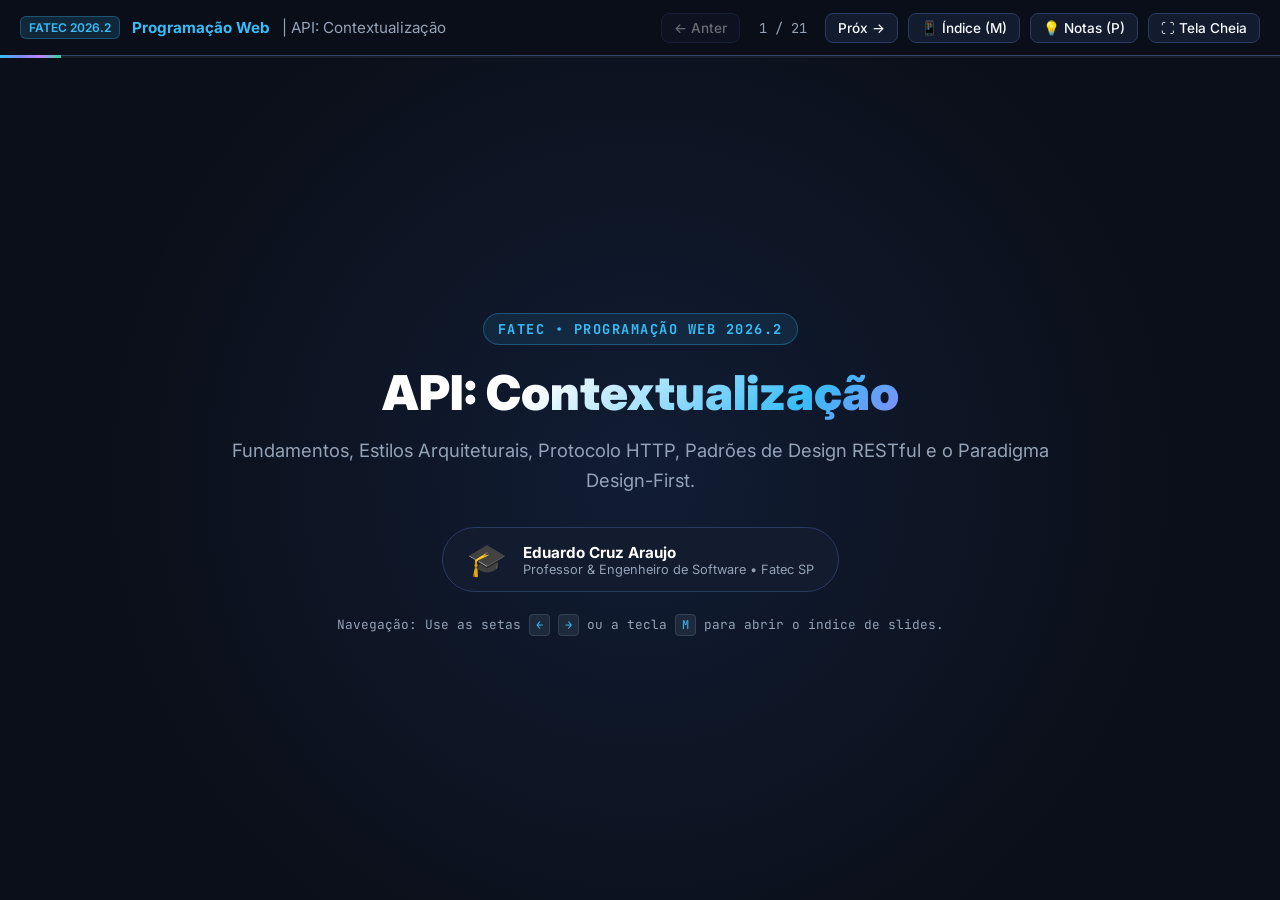
<file: 04-pw-api-contextualizacao/src/demo/index.html>
<!DOCTYPE html>
<html lang="pt-BR">
<head>
  <meta charset="UTF-8">
  <meta name="viewport" content="width=device-width, initial-scale=1.0">
  <title>API: Contextualização | Fatec 2026.2</title>
  <link rel="preconnect" href="https://fonts.googleapis.com">
  <link rel="preconnect" href="https://fonts.gstatic.com" crossorigin>
  <link href="https://fonts.googleapis.com/css2?family=Fira+Code:wght@400;600&family=Inter:wght@400;500;600;700;800;900&family=JetBrains+Mono:wght@400;600;700&display=swap" rel="stylesheet">
  <link rel="stylesheet" href="styles.css">
</head>
<body>

  <!-- Top Application Navigation Bar -->
  <header class="app-header">
    <div class="brand">
      <span class="brand-badge">FATEC 2026.2</span>
      <span>Programação Web</span>
      <span style="color: var(--text-muted); font-weight: 400;">| API: Contextualização</span>
    </div>
    
    <div class="header-controls">
      <button class="btn-nav" id="btn-prev" title="Slide Anterior (Seta Esquerda)">← Anter</button>
      <span class="slide-counter" id="slide-counter">1 / 22</span>
      <button class="btn-nav" id="btn-next" title="Próximo Slide (Seta Direita / Espaço)">Próx →</button>
      <button class="btn-nav" id="btn-overview" title="Menu de Navegação (Tecla M)">📱 Índice (M)</button>
      <button class="btn-nav" id="btn-notes" title="Notas do Apresentador (Tecla P)">💡 Notas (P)</button>
      <button class="btn-nav" id="btn-fullscreen" title="Modo Tela Cheia (Tecla F)">⛶ Tela Cheia</button>
    </div>
  </header>

  <!-- Top Progress Bar -->
  <div class="progress-bar-container">
    <div class="progress-bar" id="progress-bar"></div>
  </div>

  <!-- Slides Viewport -->
  <main class="slides-viewport">

    <!-- SLIDE 1: CAPA -->
    <section class="slide slide-cover active">
      <span class="cover-badge">FATEC • PROGRAMAÇÃO WEB 2026.2</span>
      <h1 class="cover-title">API: Contextualização</h1>
      <p class="cover-subtitle">Fundamentos, Estilos Arquiteturais, Protocolo HTTP, Padrões de Design RESTful e o Paradigma Design-First.</p>
      
      <div class="author-box">
        <div style="font-size: 2rem;">🎓</div>
        <div class="author-info">
          <div class="author-name">Eduardo Cruz Araujo</div>
          <div class="author-meta">Professor & Engenheiro de Software • Fatec SP</div>
        </div>
      </div>

      <div style="margin-top: 24px; font-size: 0.8rem; color: var(--text-muted); font-family: var(--font-mono);">
        Navegação: Use as setas <kbd>←</kbd> <kbd>→</kbd> ou a tecla <kbd>M</kbd> para abrir o índice de slides.
      </div>
    </section>

    <!-- SLIDE 2: AGENDA -->
    <section class="slide">
      <div class="slide-header">
        <span class="slide-tag">01. Visão Geral</span>
        <h2 class="slide-title">Agenda & Roteiro da Aula</h2>
        <p class="slide-subtitle">Uma jornada completa da base teórica de redes até as convenções modernas da indústria.</p>
      </div>

      <div class="grid-2">
        <div class="card">
          <div class="card-title">📖 Fundamentos & Arquitetura</div>
          <div class="card-body">
            <ul class="feature-list">
              <li><strong>Conceito de API:</strong> Contrato formal e interoperabilidade.</li>
              <li><strong>Protocolos & Estilos:</strong> REST, SOAP, GraphQL e gRPC.</li>
              <li><strong>Ciclo de Engenharia:</strong> Code-First vs. Design-First.</li>
              <li><strong>Caso de Uso do Semestre:</strong> Domínio da TaskFlow API.</li>
              <li><strong>HTTP/HTTPS:</strong> Stateless, cabeçalhos e segurança TLS.</li>
            </ul>
          </div>
        </div>

        <div class="card">
          <div class="card-title">📐 Padrões & Boas Práticas RESTful</div>
          <div class="card-body">
            <ul class="feature-list">
              <li><strong>Princípios de Roy Fielding:</strong> As 6 restrições essenciais.</li>
              <li><strong>Maturidade de Richardson:</strong> Da rota RPC ao Nível 2 e 3.</li>
              <li><strong>Métodos HTTP:</strong> Semântica, segurança e idempotência.</li>
              <li><strong>Status Codes & RFC 9457 / RFC 7807:</strong> Tratamento semântico de erros (Problem Details).</li>
              <li><strong>Design de Coleções & URIs:</strong> Pluralização e paginação.</li>
            </ul>
          </div>
        </div>
      </div>

      <div class="presenter-notes-box">
        💡 <strong>Nota do Apresentador:</strong> Enfatizar que a parte prática passo a passo está documentada no arquivo laboratorial separado `04-pw-api-contextualizacao-pratica-apidog.md`.
      </div>
    </section>

    <!-- SLIDE 3: O QUE É UMA API -->
    <section class="slide">
      <div class="slide-header">
        <span class="slide-tag">02. Fundamentos</span>
        <h2 class="slide-title">O que é uma API? O Contrato de Integração</h2>
        <p class="slide-subtitle">A fronteira padronizada para sistemas heterogêneos dialogarem sem fricção.</p>
      </div>

      <div class="card">
        <div class="card-body">
          <p style="font-size: 1.15rem; line-height: 1.6;">
            Uma <strong>API (Application Programming Interface)</strong> é um conjunto formal de regras, protocolos e especificações que define a comunicação entre sistemas de software independentes.
          </p>
        </div>
      </div>

      <div class="grid-2" style="margin-top: 14px;">
        <div class="card">
          <div class="card-title">🤝 Contrato Tecnologicamente Agnóstico</div>
          <div class="card-body">
            O cliente (frontend Web em Vue ou app mobile em Flutter) não precisa conhecer a linguagem interna do servidor (Python, Java ou Rust), nem o modelo físico de tabelas no banco de dados.
          </div>
        </div>

        <div class="card">
          <div class="card-title">🧩 Desacoplamento & Evolução</div>
          <div class="card-body">
            Provedor e consumidor evoluem em ritmos independentes, desde que a interface pública acordada no contrato permaneça estável e versionada.
          </div>
        </div>
      </div>
    </section>

    <!-- SLIDE 4: ANALOGIA DO RESTAURANTE -->
    <section class="slide">
      <div class="slide-header">
        <span class="slide-tag">03. Metáfora Didática</span>
        <h2 class="slide-title">A Analogia Clássica do Restaurante</h2>
        <p class="slide-subtitle">Como as peças da arquitetura interagem no fluxo de solicitação e resposta.</p>
      </div>

      <div class="grid-4">
        <div class="card" style="text-align: center;">
          <div style="font-size: 2.5rem; margin-bottom: 8px;">👤</div>
          <div class="card-title">Você (Cliente)</div>
          <div class="card-body">Sua aplicação frontend, app mobile ou script que solicita dados.</div>
        </div>

        <div class="card" style="text-align: center;">
          <div style="font-size: 2.5rem; margin-bottom: 8px;">📜</div>
          <div class="card-title">O Cardápio</div>
          <div class="card-body">A documentação da API (OpenAPI Specification) listando rotas e parâmetros.</div>
        </div>

        <div class="card" style="text-align: center;">
          <div style="font-size: 2.5rem; margin-bottom: 8px;">🛎️</div>
          <div class="card-title">O Garçom (API)</div>
          <div class="card-body">Transporta o pedido padronizado e retorna o prato preparado ao cliente.</div>
        </div>

        <div class="card" style="text-align: center;">
          <div style="font-size: 2.5rem; margin-bottom: 8px;">🍳</div>
          <div class="card-title">A Cozinha (Servidor)</div>
          <div class="card-body">Executa as regras de negócio, acessa o banco de dados e monta o payload.</div>
        </div>
      </div>

      <div class="card" style="margin-top: 14px;">
        <div class="card-body">
          <strong>Por que usamos APIs?</strong> 1. Modularidade • 2. Reutilização Multiplataforma • 3. Interoperabilidade Global • 4. Monetização de Serviços (Stripe, Google Maps, OpenWeather).
        </div>
      </div>
    </section>

    <!-- SLIDE 5: ESTILOS ARQUITETURAIS -->
    <section class="slide">
      <div class="slide-header">
        <span class="slide-tag">04. Arquitetura de Software</span>
        <h2 class="slide-title">Protocolos e Estilos Arquiteturais</h2>
        <p class="slide-subtitle">Diferentes paradigmas de engenharia para problemas e contextos distintos.</p>
      </div>

      <div class="table-container">
        <table>
          <thead>
            <tr>
              <th style="width: 17%;">Característica</th>
              <th class="col-featured" style="width: 23%;">REST (HTTP/JSON) <span class="badge badge-accent">Padrão da Web</span></th>
              <th style="width: 20%;">SOAP (XML)</th>
              <th style="width: 20%;">GraphQL</th>
              <th style="width: 20%;">gRPC (Protobuf)</th>
            </tr>
          </thead>
          <tbody>
            <tr>
              <td><strong>Paradigma</strong></td>
              <td class="col-featured">Orientado a Recursos</td>
              <td>Orientado a Ações</td>
              <td>Orientado a Consultas/Grafo</td>
              <td>RPC (Chamada Remota)</td>
            </tr>
            <tr>
              <td><strong>Complexidade</strong></td>
              <td class="col-featured"><span class="badge badge-success">Baixa / Intuitiva</span></td>
              <td><span class="badge badge-danger">Alta (WSDL rígido)</span></td>
              <td><span class="badge badge-warning">Média</span></td>
              <td><span class="badge badge-warning">Média</span></td>
            </tr>
            <tr>
              <td><strong>Formato Carga</strong></td>
              <td class="col-featured"><strong>JSON</strong>, texto, binário</td>
              <td>Estritamente XML</td>
              <td>JSON</td>
              <td>Binário Protocol Buffers</td>
            </tr>
            <tr>
              <td><strong>Transporte</strong></td>
              <td class="col-featured">HTTP/1.1, HTTP/2, HTTP/3</td>
              <td>HTTP, SMTP, TCP</td>
              <td>HTTP</td>
              <td>Estritamente HTTP/2</td>
            </tr>
            <tr>
              <td><strong>Contrato Formal</strong></td>
              <td class="col-featured"><code>OpenAPI 3.0 / Swagger</code></td>
              <td><code>WSDL / XSD</code></td>
              <td><code>GraphQL Schema (SDL)</code></td>
              <td><code>Protocol Buffers (.proto)</code></td>
            </tr>
            <tr>
              <td><strong>Flexibilidade</strong></td>
              <td class="col-featured">Recursos fixos via URIs</td>
              <td>Operações RPC fixas</td>
              <td><span class="badge badge-success">Altíssima (cliente define)</span></td>
              <td>Métodos RPC tipados</td>
            </tr>
            <tr>
              <td><strong>Cenário Ideal</strong></td>
              <td class="col-featured"><strong>Web APIs Públicas e SaaS</strong></td>
              <td>Legados bancários/governo</td>
              <td>Frontends com dados aninhados</td>
              <td>Microsserviços internos (East-West)</td>
            </tr>
          </tbody>
        </table>
      </div>

      <div class="grid-4" style="margin-top: 14px;">
        <div class="card" style="border-top: 3px solid var(--accent-cyan);">
          <div class="card-title" style="font-size: 0.92rem;">🌐 REST (Web APIs & SaaS)</div>
          <div class="card-body" style="font-size: 0.82rem;">
            O padrão de ouro da Web. Aproveita cache HTTP nativo, ampla interoperabilidade e total desacoplamento entre cliente e servidor.
          </div>
        </div>
        <div class="card" style="border-top: 3px solid var(--accent-rose);">
          <div class="card-title" style="font-size: 0.92rem;">🏛️ SOAP (Legado Corporativo)</div>
          <div class="card-body" style="font-size: 0.82rem;">
            Protocolo rigoroso com tipagem pesada em XML. Utilizado em integração entre sistemas bancários legados, governo e WS-Security.
          </div>
        </div>
        <div class="card" style="border-top: 3px solid var(--accent-purple);">
          <div class="card-title" style="font-size: 0.92rem;">📊 GraphQL (Frontend-Driven)</div>
          <div class="card-body" style="font-size: 0.82rem;">
            Único endpoint POST onde o cliente requisita exatamente os campos necessários, eliminando <em>over-fetching</em> em apps móveis complexos.
          </div>
        </div>
        <div class="card" style="border-top: 3px solid var(--accent-emerald);">
          <div class="card-title" style="font-size: 0.92rem;">⚡ gRPC (Microsserviços)</div>
          <div class="card-body" style="font-size: 0.82rem;">
            Comunicação backend-to-backend de altíssimo throughput e baixíssima latência com payloads binários e streaming nativo sobre HTTP/2.
          </div>
        </div>
      </div>
    </section>

    <!-- SLIDE 6: CODE-FIRST VS DESIGN-FIRST -->
    <section class="slide">
      <div class="slide-header">
        <span class="slide-tag">05. Processo de Engenharia</span>
        <h2 class="slide-title">Code-First vs. Design-First (Spec-Driven Design)</h2>
        <p class="slide-subtitle">A escolha metodológica que define a velocidade e harmonia do time de produto.</p>
      </div>

      <div class="grid-2">
        <div class="card card-warning">
          <div class="card-title">❌ Abordagem Code-First (Tradicional)</div>
          <div class="card-body">
            <p>1. O time de backend programa rotas e lógica no código.</p>
            <p>2. A documentação (Swagger) é gerada automaticamente como subproduto.</p>
            <p>3. O frontend fica bloqueado aguardando endpoints subirem em homologação.</p>
            <p>4. <em>Resultado:</em> Divergências tardias de contrato e retrabalho mútuo.</p>
          </div>
        </div>

        <div class="card card-success">
          <div class="card-title">✅ Abordagem Design-First (Spec-Driven)</div>
          <div class="card-body">
            <p>1. O contrato OpenAPI 3.0 é acordado e desenhado antes do código.</p>
            <p>2. Um <strong>Mock Server</strong> simula respostas verossímeis imediatamente.</p>
            <p>3. Frontend e Backend programam em <strong>paralelo total</strong>.</p>
            <p>4. <em>Resultado:</em> O contrato atua como Fonte Única da Verdade (SSOT).</p>
          </div>
        </div>
      </div>
    </section>

    <!-- SLIDE 7: CASO DE USO TASKFLOW API -->
    <section class="slide">
      <div class="slide-header">
        <span class="slide-tag">06. Domínio da Disciplina</span>
        <h2 class="slide-title">O Caso de Uso do Semestre: "TaskFlow API"</h2>
        <p class="slide-subtitle">SaaS de gerenciamento ágil de projetos e tarefas de software que construiremos juntos.</p>
      </div>

      <div class="card">
        <div class="card-title">🗺️ Modelo Relacional Conceitual</div>
        <div class="card-body">
          <div class="code-block">
            <pre><code>  ┌──────────────┐          ┌───────────────────────┐          ┌──────────────┐
  │    Users     │ 1      N │       Projects        │ 1      N │    Tasks     │
  │──────────────│◀─────────│───────────────────────│─────────▶│──────────────│
  │ id (UUID)    │          │ id (UUID)             │          │ id (UUID)    │
  │ name         │          │ name                  │          │ title        │
  │ email (UQ)   │          │ slug (UQ)             │          │ description  │
  │ role (ENUM)  │          │ owner_id (FK -> User) │          │ status (ENUM)│
  │ created_at   │          │ created_at            │          │ priority     │
  └──────────────┘          └───────────────────────┘          │ due_date     │
                                                               │ project_id FK│
                                                               └──────────────┘</code></pre>
          </div>
        </div>
      </div>

      <div class="grid-3" style="margin-top: 14px;">
        <div class="badge-card"><strong>Aula 04:</strong> Fundamentos REST, OpenAPI e Mocks.</div>
        <div class="badge-card"><strong>Aulas Seguintes:</strong> Backend Python, ORM e Banco SQL.</div>
        <div class="badge-card"><strong>Fase Final:</strong> Autenticação JWT, Testes e Deploy.</div>
      </div>
    </section>

    <!-- SLIDE 8: HTTP & HTTPS -->
    <section class="slide">
      <div class="slide-header">
        <span class="slide-tag">07. Fundamentos de Rede</span>
        <h2 class="slide-title">O Protocolo HTTP / HTTPS</h2>
        <p class="slide-subtitle">O meio universal de transmissão de dados estruturados na Web.</p>
      </div>

      <div class="grid-2">
        <div class="card">
          <div class="card-title">🌐 Anatomia da Mensagem HTTP</div>
          <div class="card-body">
            <p>• <strong>Start-Line:</strong> Método HTTP, Path e versão do protocolo (ex: <code>POST /api/v1/tasks HTTP/1.1</code>).</p>
            <p>• <strong>Headers:</strong> Metadados da requisição (<code>Content-Type: application/json</code>, <code>Authorization: Bearer ...</code>).</p>
            <p>• <strong>Payload (Body):</strong> Dados serializados (documento JSON de criação/atualização).</p>
          </div>
        </div>

        <div class="card">
          <div class="card-title">🔒 Camada de Segurança HTTPS (TLS)</div>
          <div class="card-body">
            <p>• Tráfego HTTP encapsulado em um túnel criptografado seguro.</p>
            <p>• <strong>Confidencialidade:</strong> Impede interceptação de credenciais e tokens em trânsito.</p>
            <p>• <strong>Integridade:</strong> Assegura que o pacote não foi adulterado no caminho.</p>
          </div>
        </div>
      </div>
    </section>

    <!-- SLIDE 9: AS 6 RESTRIÇÕES REST -->
    <section class="slide">
      <div class="slide-header">
        <span class="slide-tag">08. Teoria de Roy Fielding</span>
        <h2 class="slide-title">REST: As 6 Restrições Arquiteturais</h2>
        <p class="slide-subtitle">Definidas no ano 2000 como alicerce para escalabilidade de sistemas distribuídos.</p>
      </div>

      <div class="grid-3">
        <div class="card">
          <div class="card-title">1. Cliente-Servidor</div>
          <div class="card-body">Separação de responsabilidades de UI e armazenamento.</div>
        </div>
        <div class="card">
          <div class="card-title">2. Stateless</div>
          <div class="card-body">Nenhuma sessão é armazenada na memória do servidor.</div>
        </div>
        <div class="card">
          <div class="card-title">3. Cacheable</div>
          <div class="card-body">Respostas declaram explicitamente permissão de cache.</div>
        </div>
        <div class="card">
          <div class="card-title">4. Interface Uniforme</div>
          <div class="card-body">Padronização universal de rotas, representações e mensagens.</div>
        </div>
        <div class="card">
          <div class="card-title">5. Sistema em Camadas</div>
          <div class="card-body">Transparência em relação a proxies, CDNs e balanceadores.</div>
        </div>
        <div class="card">
          <div class="card-title">6. Código sob Demanda</div>
          <div class="card-body">Opcional: envio de scripts executáveis pelo servidor.</div>
        </div>
      </div>
    </section>

    <!-- SLIDE 10: O PILAR STATELESS -->
    <section class="slide">
      <div class="slide-header">
        <span class="slide-tag">09. Escalabilidade de Sistemas</span>
        <h2 class="slide-title">Por que a Arquitetura REST é Stateless?</h2>
        <p class="slide-subtitle">Eliminando estados locais para permitir escalabilidade horizontal ilimitada.</p>
      </div>

      <div class="grid-2">
        <div class="card card-warning">
          <div class="card-title">❌ Arquitetura Stateful (Com Sessão em RAM)</div>
          <div class="card-body">
            <p>• O servidor retém dados do usuário na memória do processo.</p>
            <p>• Exige balanceamento com <em>Sticky Sessions</em> (afinidade de nó).</p>
            <p>• Se o nó reiniciar ou cair, o usuário perde a sessão e é desconectado.</p>
          </div>
        </div>

        <div class="card card-success">
          <div class="card-title">✅ Arquitetura REST Stateless</div>
          <div class="card-body">
            <p>• Cada pacote HTTP contém todas as credenciais necessárias.</p>
            <p>• Autenticação via <strong>JSON Web Token (JWT)</strong> no header <code>Authorization: Bearer &lt;token&gt;</code>.</p>
            <p>• Qualquer máquina do cluster atende qualquer requisição sem dependência local.</p>
          </div>
        </div>
      </div>
    </section>

    <!-- SLIDE 11: MATURIDADE DE RICHARDSON -->
    <section class="slide">
      <div class="slide-header">
        <span class="slide-tag">10. Níveis de Maturidade</span>
        <h2 class="slide-title">O Modelo de Maturidade de Richardson</h2>
        <p class="slide-subtitle">Classificação da aderência prática de uma API aos conceitos REST.</p>
      </div>

      <div class="card">
        <div class="card-body">
          <div class="code-block">
            <pre><code>  NÍVEL 3: Controles Hipermídia (HATEOAS)
  ▲ A representação retorna links dinâmicos para as próximas ações (`_links`).
  │
  NÍVEL 2: Verbos HTTP Semânticos + Códigos de Status (Padrão da Indústria)
  ▲ Uso estrito de GET, POST, PUT, DELETE e respostas 200, 201, 204, 400, 404, etc.
  │
  NÍVEL 1: Recursos Individuais
  ▲ URIs exclusivas para cada entidade (`/api/v1/tasks/123`) em vez de endpoint único.
  │
  NÍVEL 0: O Pântano do POX (The Swamp of POX)
  ■ Um único endpoint RPC (ex: `POST /apiService` trafegando comandos em JSON/XML).</code></pre>
          </div>
        </div>
      </div>
    </section>

    <!-- SLIDE 12: MÉTODOS HTTP & IDEMPOTÊNCIA -->
    <section class="slide">
      <div class="slide-header">
        <span class="slide-tag">11. Semântica HTTP</span>
        <h2 class="slide-title">Métodos HTTP: Segurança & Idempotência (RFC 9110)</h2>
        <p class="slide-subtitle">A previsibilidade matemática que rege o protocolo HTTP.</p>
      </div>

      <div class="table-container">
        <table>
          <thead>
            <tr>
              <th style="width: 15%;">Método HTTP</th>
              <th style="width: 35%;">Propósito Semântico</th>
              <th style="width: 16%;">Seguro (Safe)?</th>
              <th style="width: 16%;">Idempotente?</th>
              <th style="width: 18%;">Corpo no Request?</th>
            </tr>
          </thead>
          <tbody>
            <tr>
              <td><span class="badge badge-info">GET</span></td>
              <td>Recupera a representação do recurso</td>
              <td><span class="badge badge-success">SIM</span></td>
              <td><span class="badge badge-success">SIM</span></td>
              <td>Não recomendado</td>
            </tr>
            <tr>
              <td><span class="badge badge-success">POST</span></td>
              <td>Cria novo recurso subordinado</td>
              <td><span class="badge badge-danger">NÃO</span></td>
              <td><span class="badge badge-danger">NÃO</span></td>
              <td>Sim (payload do recurso)</td>
            </tr>
            <tr>
              <td><span class="badge badge-warning">PUT</span></td>
              <td>Substituição total do recurso</td>
              <td><span class="badge badge-danger">NÃO</span></td>
              <td><span class="badge badge-success">SIM</span></td>
              <td>Sim (objeto completo)</td>
            </tr>
            <tr>
              <td><span class="badge badge-purple">PATCH</span></td>
              <td>Atualização parcial de atributos</td>
              <td><span class="badge badge-danger">NÃO</span></td>
              <td><span class="badge badge-warning">NÃO*</span></td>
              <td>Sim (campos a alterar)</td>
            </tr>
            <tr>
              <td><span class="badge badge-danger">DELETE</span></td>
              <td>Remove o recurso indicado</td>
              <td><span class="badge badge-danger">NÃO</span></td>
              <td><span class="badge badge-success">SIM</span></td>
              <td>Opcional / Raro</td>
            </tr>
          </tbody>
        </table>
      </div>

      <div class="grid-2" style="margin-top: 14px;">
        <div class="card">
          <div class="card-title">🛡️ Método Seguro (Safe)</div>
          <div class="card-body">A operação é estritamente de leitura; não causa mutação de dados no servidor.</div>
        </div>
        <div class="card">
          <div class="card-title">🔁 Idempotência</div>
          <div class="card-body">Executar a requisição 1 vez ou 100 vezes produz rigorosamente o mesmo estado final no banco de dados.</div>
        </div>
      </div>
    </section>

    <!-- SLIDE 13: STATUS CODES & PROBLEM DETAILS (RFC 9457 / RFC 7807) -->
    <section class="slide">
      <div class="slide-header">
        <span class="slide-tag">12. Tratamento de Erros</span>
        <h2 class="slide-title">Status Codes & Problem Details: RFC 7807 ➔ RFC 9457</h2>
        <p class="slide-subtitle">O padrão de erro do IETF: a moderna RFC 9457 (2023) consolidou e sucedeu a clássica RFC 7807.</p>
      </div>

      <div class="card">
        <div class="card-title">🧪 Explorador Interativo de Status Codes & Problem Details (RFC 9457 / RFC 7807)</div>
        <div class="card-body" style="display: flex; gap: 14px; align-items: center; flex-wrap: wrap;">
          <select id="status-code-select" style="padding: 10px 14px; background: var(--bg-main); border: 1px solid var(--border-color); color: white; border-radius: 6px; font-family: var(--font-mono); font-size: 0.95rem;">
            <option value="200">200 OK</option>
            <option value="201">201 Created</option>
            <option value="204">204 No Content</option>
            <option value="400">400 Bad Request</option>
            <option value="401">401 Unauthorized</option>
            <option value="403">403 Forbidden</option>
            <option value="404" selected>404 Not Found</option>
            <option value="422">422 Unprocessable Entity</option>
            <option value="500">500 Internal Server Error</option>
          </select>
          <span id="status-category-badge" class="badge">4xx Erro do Cliente</span>
          <span id="status-description-text" style="color: var(--text-muted); font-size: 0.9rem; flex: 1;"></span>
        </div>
      </div>

      <div class="grid-2" style="margin-top: 14px;">
        <div class="card">
          <div class="card-title">📄 Payload Gerado (<code>application/problem+json</code>)</div>
          <div class="card-body">
            <div class="code-block" style="max-height: 230px; overflow-y: auto;">
              <pre><code id="status-rfc7807-preview"></code></pre>
            </div>
          </div>
        </div>

        <div class="card" style="border-left: 4px solid var(--accent-cyan);">
          <div class="card-title">🆕 Novo Modelo: Da RFC 7807 à RFC 9457 (Julho/2023)</div>
          <div class="card-body" style="font-size: 0.85rem; line-height: 1.55;">
            <p>• <strong>Transição Normativa:</strong> A <strong>RFC 9457</strong> é o padrão oficial vigente que tornou obsoleta a RFC 7807, preservando o media-type <code>application/problem+json</code>.</p>
            <p>• <strong>Campos Canônicos:</strong> <code>type</code> (URI), <code>title</code> (título estável), <code>status</code> (código HTTP numérico), <code>detail</code> (contexto da falha) e <code>instance</code> (URI da ocorrência).</p>
            <p>• <strong>Padrão <code>about:blank</code>:</strong> Na RFC 9457, quando o erro não possuir uma URI própria de documentação, o <code>type</code> assume <code>"about:blank"</code>, com significado dado pelo status HTTP.</p>
            <p>• <strong>Extensibilidade Oficial:</strong> Formaliza o uso de membros customizados adicionais (ex: <code>invalidParams</code> para erros de validação de campos).</p>
          </div>
        </div>
      </div>
    </section>

    <!-- SLIDE 14: FORMATOS JSON VS XML -->
    <section class="slide">
      <div class="slide-header">
        <span class="slide-tag">13. Carga de Dados</span>
        <h2 class="slide-title">Formatos de Dados: JSON vs. XML</h2>
        <p class="slide-subtitle">Como os dados são serializados e transferidos na camada de aplicação.</p>
      </div>

      <div class="grid-2">
        <div class="card">
          <div class="card-title">🚀 JSON (JavaScript Object Notation)</div>
          <div class="card-body">
            <div class="code-block">
              <pre><code>{
  "id": "9b1deb4d...",
  "title": "Configurar Docker",
  "status": "DONE",
  "tags": ["devops", "fatec"]
}</code></pre>
            </div>
            <p style="margin-top: 8px;">• Leveza, legibilidade direta e suporte nativo em todas as linguagens modernas.</p>
          </div>
        </div>

        <div class="card">
          <div class="card-title">📜 XML (Extensible Markup Language)</div>
          <div class="card-body">
            <div class="code-block">
              <pre><code>&lt;task id="9b1deb4d..."&gt;
  &lt;title&gt;Configurar Docker&lt;/title&gt;
  &lt;status&gt;DONE&lt;/status&gt;
  &lt;tags&gt;&lt;tag&gt;devops&lt;/tag&gt;&lt;/tags&gt;
&lt;/task&gt;</code></pre>
            </div>
            <p style="margin-top: 8px;">• Validação estrita de schemas com XSD e comum em integrações legadas SOAP.</p>
          </div>
        </div>
      </div>
    </section>

    <!-- SLIDE 15: DESIGN DE URIS & LINTER INTERATIVO -->
    <section class="slide">
      <div class="slide-header">
        <span class="slide-tag">14. Diretrizes de Design</span>
        <h2 class="slide-title">Design de Recursos, Nomenclatura & URIs</h2>
        <p class="slide-subtitle">A URI identifica o substantivo; o método HTTP executa a ação.</p>
      </div>

      <div class="table-container">
        <table class="table-guidelines">
          <thead>
            <tr>
              <th style="width: 28%;">Diretriz de Design</th>
              <th class="col-avoid" style="width: 36%;">Anti-Padrão (Evitar) ❌</th>
              <th class="col-recommend" style="width: 36%;">Padrão Recomendado RESTful ✅</th>
            </tr>
          </thead>
          <tbody>
            <tr>
              <td><strong>Substantivos no Plural</strong></td>
              <td class="col-avoid"><code class="code-avoid">/getTask</code>, <code class="code-avoid">/task/create</code></td>
              <td class="col-recommend"><code class="code-recommend">/tasks</code>, <code class="code-recommend">/projects</code></td>
            </tr>
            <tr>
              <td><strong>Sem Verbos na URL</strong></td>
              <td class="col-avoid"><code class="code-avoid">POST /tasks/delete?id=1</code></td>
              <td class="col-recommend"><code class="code-recommend">DELETE /tasks/1</code></td>
            </tr>
            <tr>
              <td><strong>Minúsculas e Kebab-case</strong></td>
              <td class="col-avoid"><code class="code-avoid">/projectTasks/userList</code></td>
              <td class="col-recommend"><code class="code-recommend">/project-tasks</code>, <code class="code-recommend">/user-list</code></td>
            </tr>
            <tr>
              <td><strong>Hierarquia Natural</strong></td>
              <td class="col-avoid"><code class="code-avoid">/getTasksFromProject?id=5</code></td>
              <td class="col-recommend"><code class="code-recommend">/projects/5/tasks</code></td>
            </tr>
            <tr>
              <td><strong>Limite de Aninhamento</strong></td>
              <td class="col-avoid"><code class="code-avoid">/orgs/1/teams/2/users/3/tasks</code></td>
              <td class="col-recommend">Máx 2 níveis: <code class="code-recommend">/tasks?teamId=2</code></td>
            </tr>
          </tbody>
        </table>
      </div>

      <!-- Validador Interativo de URIs -->
      <div class="card" style="margin-top: 14px;">
        <div class="card-title">🧪 Validador Semântico de URIs REST</div>
        <div class="card-body" style="display: flex; gap: 10px; align-items: center;">
          <input type="text" id="uri-linter-input" value="/api/v1/getTasksList" style="flex: 1; padding: 8px 12px; background: var(--bg-main); border: 1px solid var(--border-color); color: white; border-radius: 6px; font-family: var(--font-mono);" placeholder="Ex: /api/v1/tasks">
          <button id="uri-linter-btn" class="btn-nav" style="padding: 8px 16px;">Avaliar URI</button>
        </div>
        <div id="uri-linter-feedback" style="margin-top: 10px;"></div>
      </div>
    </section>

    <!-- SLIDE 16: MATRIZ RESUMO DE ROTAS -->
    <section class="slide">
      <div class="slide-header">
        <span class="slide-tag">15. Padrão RESTful</span>
        <h2 class="slide-title">Matriz Resumo de Endpoints RESTful</h2>
        <p class="slide-subtitle">A convenção consolidada para coleções e recursos individuais.</p>
      </div>

      <div class="table-container">
        <table>
          <thead>
            <tr>
              <th style="width: 14%;">Verbo HTTP</th>
              <th style="width: 25%;">Endpoint</th>
              <th style="width: 38%;">Operação Semântica</th>
              <th style="width: 23%;">Status Code Típico</th>
            </tr>
          </thead>
          <tbody>
            <tr>
              <td><span class="badge badge-info">GET</span></td>
              <td><code>/tasks</code></td>
              <td>Lista coleção paginada de tarefas</td>
              <td><code class="code-recommend">200 OK</code></td>
            </tr>
            <tr>
              <td><span class="badge badge-success">POST</span></td>
              <td><code>/tasks</code></td>
              <td>Cria uma nova tarefa subordinada</td>
              <td><code class="code-recommend">201 Created</code> (Header <code>Location</code>)</td>
            </tr>
            <tr>
              <td><span class="badge badge-info">GET</span></td>
              <td><code>/tasks/{id}</code></td>
              <td>Retorna os detalhes da tarefa indicada</td>
              <td><code class="code-recommend">200 OK</code> ou <code class="code-avoid">404 Not Found</code></td>
            </tr>
            <tr>
              <td><span class="badge badge-warning">PUT</span></td>
              <td><code>/tasks/{id}</code></td>
              <td>Substitui integralmente o registro</td>
              <td><code class="code-recommend">200 OK</code></td>
            </tr>
            <tr>
              <td><span class="badge badge-purple">PATCH</span></td>
              <td><code>/tasks/{id}</code></td>
              <td>Atualização parcial (ex: status/prioridade)</td>
              <td><code class="code-recommend">200 OK</code></td>
            </tr>
            <tr>
              <td><span class="badge badge-danger">DELETE</span></td>
              <td><code>/tasks/{id}</code></td>
              <td>Exclui o registro especificado</td>
              <td><code class="code-recommend">204 No Content</code> (sem corpo)</td>
            </tr>
            <tr>
              <td><span class="badge badge-info">GET</span></td>
              <td><code>/projects/{id}/tasks</code></td>
              <td>Lista tarefas subordinadas a um projeto</td>
              <td><code class="code-recommend">200 OK</code></td>
            </tr>
          </tbody>
        </table>
      </div>

      <div class="card" style="margin-top: 14px;">
        <div class="card-body">
          💡 <strong>Regra de Ouro RESTful:</strong> As URLs identificam o <em>recurso</em> no plural (<code>/tasks</code>) e seus identificadores específicos no path (<code>/tasks/{id}</code>). A intenção da operação é expressa unicamente através do método HTTP apropriado.
        </div>
      </div>
    </section>

    <!-- SLIDE 17: COLEÇÕES & PAGINAÇÃO -->
    <section class="slide">
      <div class="slide-header">
        <span class="slide-tag">16. Navegação em Coleções</span>
        <h2 class="slide-title">Design de Coleções: Paginação, Filtros e Ordenação</h2>
        <p class="slide-subtitle">Garantindo alta performance e protegendo a memória do banco de dados.</p>
      </div>

      <div class="card">
        <div class="card-title">📑 Envelope Paginado Padronizado</div>
        <div class="card-body">
          <div class="code-block">
            <pre><code>{
  "data": [ { "id": "9b1deb4d...", "title": "Modelar Banco", "status": "IN_PROGRESS" } ],
  "meta": { "page": 1, "limit": 10, "totalItems": 42, "totalPages": 5, "hasNext": true }
}</code></pre>
          </div>
        </div>
      </div>

      <div class="grid-2" style="margin-top: 14px;">
        <div class="card">
          <div class="card-title">🔍 Query Parameters Semânticos</div>
          <div class="card-body">
            <p>• <strong>Paginação:</strong> <code>GET /tasks?page=2&limit=10</code></p>
            <p>• <strong>Filtros:</strong> <code>GET /tasks?status=IN_PROGRESS&priority=HIGH</code></p>
            <p>• <strong>Busca:</strong> <code>GET /tasks?q=relatorio</code></p>
            <p>• <strong>Ordenação:</strong> <code>GET /tasks?sort=-createdAt</code> (ordem decrescente)</p>
          </div>
        </div>

        <div class="card">
          <div class="card-title">🏷️ Versionamento de APIs</div>
          <div class="card-body">
            <p>• <strong>Recomendado (URI):</strong> <code>https://api.taskflow.dev/v1/tasks</code></p>
            <p>• <strong>Por Cabeçalho:</strong> <code>Accept: application/vnd.taskflow.v1+json</code></p>
            <p>• O versionamento por URI é explícito e previne quebras nos clientes.</p>
          </div>
        </div>
      </div>
    </section>

    <!-- SLIDE 18: SÍNCRONO VS ASSÍNCRONO INTERATIVO -->
    <section class="slide">
      <div class="slide-header">
        <span class="slide-tag">17. Modelos de Comunicação</span>
        <h2 class="slide-title">Comunicação: Síncrona vs. Assíncrona</h2>
        <p class="slide-subtitle">Como selecionar o modelo ideal para cada requisito de negócio.</p>
      </div>

      <div class="card">
        <div class="card-title">🧭 Simulador de Arquitetura: Selecione o Cenário</div>
        <div class="card-body">
          <select id="sync-scenario-select" style="width: 100%; padding: 10px 14px; background: var(--bg-main); border: 1px solid var(--border-color); color: white; border-radius: 6px; font-family: var(--font-mono); font-size: 0.95rem;">
            <option value="login">1. Autenticação e Login de Usuário</option>
            <option value="task_details">2. Consulta de detalhes de uma Tarefa por ID</option>
            <option value="video">3. Renderização pesada de vídeo em 4K</option>
            <option value="payment">4. Confirmação de Pagamento via PIX</option>
            <option value="chat">5. Chat colaborativo em tempo real</option>
          </select>
          <div id="sync-scenario-feedback" style="margin-top: 14px;"></div>
        </div>
      </div>

      <div class="grid-2" style="margin-top: 14px;">
        <div class="card">
          <div class="card-title">🔔 Webhooks (HTTP Push)</div>
          <div class="card-body">O provedor de serviço emite um POST automático no seu servidor quando o evento ocorrer.</div>
        </div>
        <div class="card">
          <div class="card-title">⚡ WebSockets (Full-Duplex)</div>
          <div class="card-body">Canal TCP contínuo e bidirecional para feeds dinâmicos e atualizações instantâneas.</div>
        </div>
      </div>
    </section>

    <!-- SLIDE 19: CONTRATOS VIVOS OPENAPI & APIDOG -->
    <section class="slide">
      <div class="slide-header">
        <span class="slide-tag">18. Ferramental Moderno</span>
        <h2 class="slide-title">A Nova Fronteira: Contratos Vivos com OpenAPI & Apidog</h2>
        <p class="slide-subtitle">Transformando o contrato na espinha dorsal da engenharia de software.</p>
      </div>

      <div class="grid-3">
        <div class="card">
          <div class="card-title">📐 OpenAPI 3.0 / Swagger</div>
          <div class="card-body">
            Especificação formal padronizada pela Linux Foundation para definir endpoints, parâmetros, esquemas de dados e segurança.
          </div>
        </div>

        <div class="card">
          <div class="card-title">🤖 Smart Mocking Nativo</div>
          <div class="card-body">
            Servidores de simulação que geram dados aleatórios com Faker.js baseados nos nomes e regras dos atributos sem backend.
          </div>
        </div>

        <div class="card">
          <div class="card-title">📑 Documentação Interativa</div>
          <div class="card-body">
            Portais vivos de documentação com console "Try it Out" e exemplos de requisição gerados automaticamente em várias linguagens.
          </div>
        </div>
      </div>

      <div class="card" style="margin-top: 14px;">
        <div class="card-body">
          <strong>O Ecossistema Apidog:</strong> Unifica em uma única interface os fluxos que antes demandavam Postman + Swagger Editor + Mockoon + Newman.
        </div>
      </div>
    </section>

    <!-- SLIDE 20: ROTEIRO PRÁTICO NO ARQUIVO SEPARADO -->
    <section class="slide">
      <div class="slide-header">
        <span class="slide-tag">19. Laboratório Prático 🛠️</span>
        <h2 class="slide-title">Laboratório Prático: TaskFlow API no Apidog</h2>
        <p class="slide-subtitle">A atividade prática detalhada está documentada no arquivo laboratorial separado.</p>
      </div>

      <div class="card" style="border-left: 4px solid var(--accent-cyan);">
        <div class="card-title">📄 Arquivo do Laboratório Prático</div>
        <div class="card-body">
          <p style="font-size: 1.1rem;">
            Abra no repositório o arquivo: <strong><code>04-pw-api-contextualizacao-pratica-apidog.md</code></strong>
          </p>
          <p style="margin-top: 10px; color: var(--text-muted);">
            Um guia passo a passo completo cobrindo todas as etapas de execução prática no Apidog:
          </p>
          <ul class="feature-list" style="margin-top: 10px;">
            <li>Criação da Workspace e Projeto HTTP "TaskFlow API".</li>
            <li>Modelagem visual das rotas de <code>/tasks</code> (GET, POST, PATCH, DELETE).</li>
            <li>Construção dos Data Schemas OpenAPI (<code>Task</code>, <code>CreateTaskDTO</code>, <code>ApiError</code> RFC 9457 / RFC 7807).</li>
            <li>Configuração de Smart Mocks com regras Faker e Expectations para simulação de 404.</li>
            <li>Consumo do Mock Server via terminal com <code>curl</code> sem backend prévio.</li>
            <li>Desafio prático de fixação individual: modelagem do recurso <code>/projects</code>.</li>
          </ul>
        </div>
      </div>
    </section>

    <!-- SLIDE 22: AGRADECIMENTO & ENCERRAMENTO -->
    <section class="slide slide-cover">
      <span class="cover-badge" style="background: rgba(56, 189, 248, 0.15); color: var(--accent-cyan); border-color: rgba(56, 189, 248, 0.3);">FATEC 2026.2 • PROGRAMAÇÃO WEB</span>
      <h2 style="font-size: 3.2rem; font-weight: 800; margin-bottom: 12px; color: var(--text-main);">Obrigado! 🤘</h2>
      <p style="font-size: 1.3rem; color: var(--text-muted); max-width: 650px; margin: 0 auto 32px auto; line-height: 1.5;">
        Dúvidas, perguntas ou discussões?
      </p>

      <div class="card" style="max-width: 480px; text-align: left; margin: 0 auto; width: 100%; border-color: rgba(56, 189, 248, 0.3);">
        <div class="card-title" style="font-size: 1.15rem; color: var(--accent-cyan);">👨‍🏫 Eduardo Cruz Araujo</div>
        <div class="card-body">
          <ul class="bullet-list" style="gap: 12px;">
            <li><strong>E-mail:</strong> <a href="mailto:eduardo.araujo@cps.sp.gov.br" style="color: var(--accent-cyan); text-decoration: none;">eduardo.araujo@cps.sp.gov.br</a></li>
            <li><strong>LinkedIn:</strong> <a href="https://www.linkedin.com/in/edcaraujo" target="_blank" style="color: var(--accent-cyan); text-decoration: none;">linkedin.com/in/edcaraujo</a></li>
            <li><strong>GitHub:</strong> <a href="https://github.com/edcaraujo" target="_blank" style="color: var(--accent-cyan); text-decoration: none;">github.com/edcaraujo</a></li>
          </ul>
        </div>
      </div>
    </section>

  </main>

  <!-- Navigation Overview Grid Modal (Tecla M) -->
  <div class="overview-modal" id="overview-modal">
    <div class="modal-content">
      <div class="modal-header">
        <h3>Índice da Apresentação — API: Contextualização</h3>
        <button class="modal-close" id="modal-close">✕</button>
      </div>
      <div class="slide-grid-nav" id="slide-grid-nav"></div>
    </div>
  </div>

  <!-- Toast Message -->
  <div class="toast-msg" id="toast-msg"></div>

  <script src="app.js"></script>
</body>
</html>
</file>
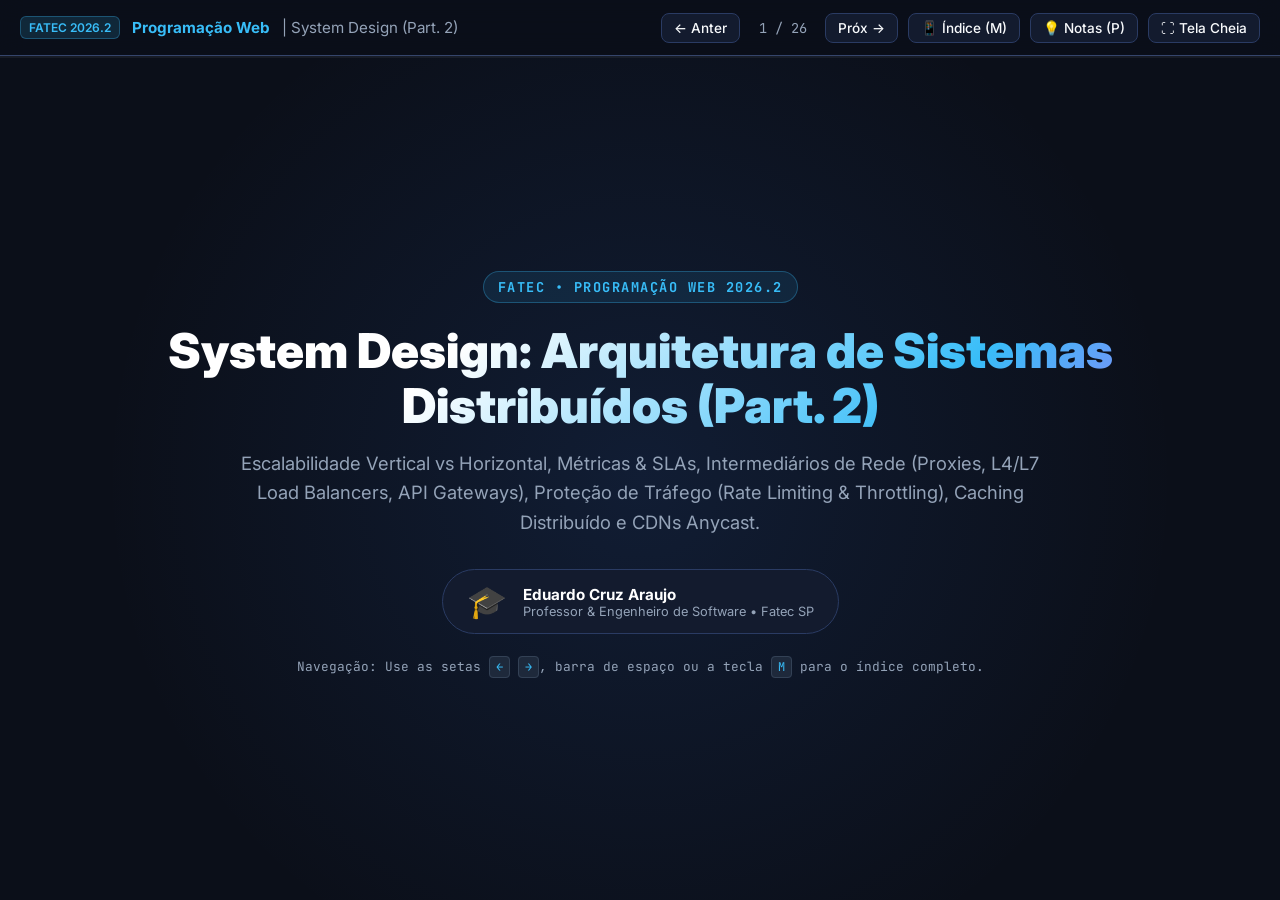
<file: 06-pw-system-design-arquitetura-de-sistemas-distribuidos-part-2/src/demo/index.html>
<!DOCTYPE html>
<html lang="pt-BR">
<head>
  <meta charset="UTF-8">
  <meta name="viewport" content="width=device-width, initial-scale=1.0">
  <title>System Design: Arquitetura de Sistemas Distribuídos (Part. 2) | Fatec</title>
  <link rel="preconnect" href="https://fonts.googleapis.com">
  <link rel="preconnect" href="https://fonts.gstatic.com" crossorigin>
  <link href="https://fonts.googleapis.com/css2?family=Fira+Code:wght@400;600&family=Inter:wght@400;500;600;700;800;900&family=JetBrains+Mono:wght@400;600;700&display=swap" rel="stylesheet">
  <link rel="stylesheet" href="styles.css">
</head>
<body>

  <!-- Top Application Navigation Bar -->
  <header class="app-header">
    <div class="brand">
      <span class="brand-badge">FATEC 2026.2</span>
      <span>Programação Web</span>
      <span style="color: var(--text-muted); font-weight: 400;">| System Design (Part. 2)</span>
    </div>
    
    <div class="header-controls">
      <button class="btn-nav" id="btn-prev" title="Slide Anterior (Seta Esquerda)">← Anter</button>
      <span class="slide-counter" id="slide-counter">1 / 26</span>
      <button class="btn-nav" id="btn-next" title="Próximo Slide (Seta Direita / Espaço)">Próx →</button>
      <button class="btn-nav" id="btn-overview" title="Menu de Navegação (Tecla M)">📱 Índice (M)</button>
      <button class="btn-nav" id="btn-notes" title="Notas do Apresentador (Tecla P)">💡 Notas (P)</button>
      <button class="btn-nav" id="btn-fullscreen" title="Modo Tela Cheia (Tecla F)">⛶ Tela Cheia</button>
    </div>
  </header>

  <!-- Top Progress Bar -->
  <div class="progress-bar-container">
    <div class="progress-bar" id="progress-bar"></div>
  </div>

  <!-- Slides Viewport -->
  <main class="slides-viewport">

    <!-- SLIDE 1: CAPA -->
    <section class="slide slide-cover active">
      <span class="cover-badge">FATEC • PROGRAMAÇÃO WEB 2026.2</span>
      <h1 class="cover-title">System Design: Arquitetura de Sistemas Distribuídos (Part. 2)</h1>
      <p class="cover-subtitle">Escalabilidade Vertical vs Horizontal, Métricas & SLAs, Intermediários de Rede (Proxies, L4/L7 Load Balancers, API Gateways), Proteção de Tráfego (Rate Limiting & Throttling), Caching Distribuído e CDNs Anycast.</p>
      
      <div class="author-box">
        <div style="font-size: 2rem;">🎓</div>
        <div class="author-info">
          <div class="author-name">Eduardo Cruz Araujo</div>
          <div class="author-meta">Professor & Engenheiro de Software • Fatec SP</div>
        </div>
      </div>

      <div style="margin-top: 24px; font-size: 0.8rem; color: var(--text-muted); font-family: var(--font-mono);">
        Navegação: Use as setas <kbd>←</kbd> <kbd>→</kbd>, barra de espaço ou a tecla <kbd>M</kbd> para o índice completo.
      </div>
    </section>

    <!-- SLIDE 2: ESCALABILIDADE VERTICAL VS HORIZONTAL -->
    <section class="slide">
      <div class="slide-header">
        <span class="slide-tag">01. Paradigmas de Escalabilidade</span>
        <h2 class="slide-title">Escalabilidade Vertical (Scale-Up) vs. Horizontal (Scale-Out)</h2>
        <p class="slide-subtitle">Como expandir o poder de processamento frente ao crescimento exponencial de usuários e dados.</p>
      </div>

      <div class="grid-2">
        <div class="card">
          <div class="card-title">🚀 Escalabilidade Vertical (Scale-Up)</div>
          <div class="card-body">
            <p>Consiste em turbinar o hardware de uma única máquina adicionando mais vCPUs, memória RAM e discos NVMe ultrarrápidos.</p>
            <ul class="bullet-list" style="margin-top: 10px;">
              <li><strong>Vantagens:</strong> Simplicidade operacional, nenhuma latência de rede entre processos, consistência ACID direta em memória.</li>
              <li><strong>Desvantagens:</strong> Teto físico de hardware, custo exponencial (Lei dos Rendimentos Decrescentes), Ponto Único de Falha (SPOF) e downtime em upgrades.</li>
            </ul>
            <div class="code-snippet" style="margin-top: 10px;">Cenário: Servidor de 128 vCPUs / 1TB RAM rodando Monolito PostgreSQL.</div>
          </div>
        </div>

        <div class="card" style="border-color: rgba(56, 189, 248, 0.4);">
          <div class="card-title" style="color: var(--accent-cyan);">🌐 Escalabilidade Horizontal (Scale-Out)</div>
          <div class="card-body">
            <p>Consiste em agrupar dezenas ou centenas de servidores menores (commodity hardware) coordenados por um Load Balancer.</p>
            <ul class="bullet-list" style="margin-top: 10px;">
              <li><strong>Vantagens:</strong> Escalabilidade ilimitada, alta tolerância a falhas (nós descartáveis), elasticidade e auto-scaling dinâmico em nuvem.</li>
              <li><strong>Desvantagens:</strong> Complexidade de orquestração, latência de rede, gerenciamento de estado e consistência eventual.</li>
            </ul>
            <div class="code-snippet" style="margin-top: 10px;">Cenário: 20 instâncias de 4 vCPUs / 16GB RAM atrás de um Nginx / ALB.</div>
          </div>
        </div>
      </div>

      <div class="presenter-notes-box">
        <strong>Notas do Apresentador:</strong> Enfatize que o Scale-Up resolve problemas até certo limite financeiro e físico. Sistemas modernos de alta disponibilidade adotam Scale-Out para a camada de aplicação stateless e replicação distribuída para bancos de dados.
      </div>
    </section>

    <!-- SLIDE 3: LEIS DE AMDAHL E GUSTAFSON -->
    <section class="slide">
      <div class="slide-header">
        <span class="slide-tag">01. Paradigmas de Escalabilidade</span>
        <h2 class="slide-title">Leis Fundamentais: Lei de Amdahl & Lei de Gustafson</h2>
        <p class="slide-subtitle">A matemática por trás do ganho de paralelismo e o impacto dos trechos de código sequenciais.</p>
      </div>

      <div class="grid-2">
        <div class="card">
          <div class="card-title">⚖️ Lei de Amdahl (Tamanho Fixo)</div>
          <div class="card-body">
            <p>Mede a aceleração máxima (<em>Speedup</em>) ao adicionar <em>N</em> processadores onde <em>P</em> é a fração paralela e <em>(1 - P)</em> a sequencial:</p>
            <div class="code-snippet" style="margin: 8px 0;">Speedup(N) = 1 / [ (1 - P) + (P / N) ]</div>
            <p><strong>Exemplo Crítico:</strong> Se <strong>5%</strong> do código é estritamente serial (ex: locks de banco, serialização JSON), mesmo com infinitos nós o ganho nunca passará de <strong>20x</strong>!</p>
            <div style="background: rgba(244,63,94,0.1); border-left: 3px solid var(--accent-rose); padding: 8px; border-radius: 4px; margin-top: 8px; font-size: 0.8rem;">
              <strong>Princípio:</strong> Otimizar o gargalo sequencial gera mais resultado que adicionar centenas de servidores.
            </div>
          </div>
        </div>

        <div class="card">
          <div class="card-title" style="color: var(--accent-emerald);">📈 Lei de Gustafson-Barsis (Escalável)</div>
          <div class="card-body">
            <p>Assume que conforme aumentamos os processadores, aumentamos também o volume total de dados processados:</p>
            <div class="code-snippet" style="margin: 8px 0;">Speedup(N) = N - α(N - 1) = α + N(1 - α)</div>
            <p>Onde <em>α</em> (alfa) é a fração serial. Em sistemas distribuídos de Big Data e streaming (Spark, Kafka), adicionar nós permite processar datasets muito maiores na mesma janela de tempo.</p>
          </div>
        </div>
      </div>

      <div class="presenter-notes-box">
        <strong>Notas do Apresentador:</strong> Explique que adicionar servidores não é bala de prata. Se a camada de banco tiver concorrência e travas exclusivas (serial fraction), a Lei de Amdahl estrangulará o sistema.
      </div>
    </section>

    <!-- SLIDE 4: STATELESS VS STATEFUL -->
    <section class="slide">
      <div class="slide-header">
        <span class="slide-tag">01. Paradigmas de Escalabilidade</span>
        <h2 class="slide-title">Arquiteturas Stateless vs. Stateful & Sessão Distribuída</h2>
        <p class="slide-subtitle">Como desacoplar o estado da aplicação para permitir escalonamento horizontal fluido.</p>
      </div>

      <div class="grid-3">
        <div class="card">
          <div class="card-title" style="color: var(--accent-rose);">❌ Stateful com Memória Local</div>
          <div class="card-body">
            <p>A sessão do usuário fica na RAM do servidor em que ele logou.</p>
            <ul class="bullet-list" style="margin-top: 8px;">
              <li>Exige <strong>Sticky Sessions</strong> no Load Balancer.</li>
              <li>Se o servidor cair, o usuário perde o carrinho e a sessão.</li>
              <li>Auto-scaling interrompe conexões ativas.</li>
            </ul>
          </div>
        </div>

        <div class="card">
          <div class="card-title" style="color: var(--accent-amber);">🔑 Tokens Criptografados (JWT)</div>
          <div class="card-body">
            <p>O estado e as claims viajam em cada requisição assinada criptograficamente.</p>
            <ul class="bullet-list" style="margin-top: 8px;">
              <li>Qualquer nó valida o token com a chave pública/secreta.</li>
              <li>Zero chamadas a banco na validação.</li>
              <li>Desafio: Revogação imediata de token antes de expirar.</li>
            </ul>
          </div>
        </div>

        <div class="card" style="border-color: rgba(52, 211, 153, 0.4);">
          <div class="card-title" style="color: var(--accent-emerald);">⚡ Cache Centralizado (Redis)</div>
          <div class="card-body">
            <p>Servidores são totalmente stateless; o estado volátil reside em cluster Redis.</p>
            <ul class="bullet-list" style="margin-top: 8px;">
              <li>Latência submilisegundo em RAM.</li>
              <li>Revogação instantânea de sessões e permissões.</li>
              <li>Nós da API podem ser criados ou destruídos sem impacto.</li>
            </ul>
          </div>
        </div>
      </div>

      <div class="presenter-notes-box">
        <strong>Notas do Apresentador:</strong> Stateless é o pilar da arquitetura moderna Cloud-Native e de microsserviços. Permite matar e criar instâncias dinamicamente sem afetar o usuário final.
      </div>
    </section>

    <!-- SLIDE 5: MÉTRICAS CRÍTICAS & LEI DE LITTLE -->
    <section class="slide">
      <div class="slide-header">
        <span class="slide-tag">02. Métricas & Performance</span>
        <h2 class="slide-title">Métricas Críticas: Latência, Throughput & A Lei de Little</h2>
        <p class="slide-subtitle">Definições rigorosas de desempenho e a fórmula que rege o dimensionamento de sistemas concorrentes.</p>
      </div>

      <div class="grid-3">
        <div class="card">
          <div class="card-title">⏱️ Latência (Tempo)</div>
          <div class="card-body">
            <p>Tempo total decorrido para uma requisição transitar do cliente, ser processada e a resposta retornar (medida em milissegundos - ms).</p>
          </div>
        </div>

        <div class="card">
          <div class="card-title">🚀 Throughput (Vazão)</div>
          <div class="card-body">
            <p>Volume de requisições ou transações completadas com sucesso por unidade de tempo (medido em RPS ou QPS).</p>
          </div>
        </div>

        <div class="card">
          <div class="card-title">🌊 Bandwidth (Banda)</div>
          <div class="card-body">
            <p>Capacidade máxima de transmissão de dados do canal de rede por segundo (Gbps / Mbps).</p>
          </div>
        </div>
      </div>

      <div class="card" style="margin-top: 14px; border-color: var(--accent-indigo);">
        <div class="card-title" style="color: var(--accent-indigo);">📐 A Lei de Little: Equilíbrio em Filas Distribuídas</div>
        <div class="card-body">
          <p>Em qualquer sistema estável: <strong>L = λ × W</strong> &nbsp;⇒&nbsp; <strong>Throughput (λ) = L / W</strong></p>
          <div class="code-snippet" style="margin-top: 6px; font-size: 0.8rem;">
            Onde L = número de requisições concorrentes no sistema | W = tempo médio de resposta (latência) | λ = vazão (RPS)
          </div>
          <p style="margin-top: 8px;"><strong>Aplicação:</strong> Se sua API gasta <strong>W = 50ms (0.05s)</strong> por requisição e seu pool possui <strong>L = 100 threads ativas</strong>, o Throughput máximo sustentado será <strong>100 / 0.05 = 2.000 RPS</strong>.</p>
        </div>
      </div>

      <div class="presenter-notes-box">
        <strong>Notas do Apresentador:</strong> A Lei de Little prova que se a latência subir de 50ms para 200ms sob alta carga, o throughput máximo cairá de 2000 RPS para 500 RPS se o número de threads for mantido.
      </div>
    </section>

    <!-- SLIDE 6: PERCENTIS DE LATÊNCIA & SLA CALCULATOR -->
    <section class="slide">
      <div class="slide-header">
        <span class="slide-tag">02. Métricas & Performance</span>
        <h2 class="slide-title">Percentis de Latência (P50..P99.9) & Calculadora de SLAs ("Noves")</h2>
        <p class="slide-subtitle">Por que médias mascaram anomalias e quanto tempo de inatividade cada "Nove" de disponibilidade permite.</p>
      </div>

      <div class="simulator-container">
        <div class="sim-toolbar">
          <div class="sim-controls-group">
            <span class="sim-label">Selecione o SLA Alvo:</span>
            <select class="sim-select" id="sla-select">
              <option value="0.99">99.0% ("Dois Noves")</option>
              <option value="0.999">99.9% ("Três Noves")</option>
              <option value="0.9995">99.95% ("Três Noves e Meio")</option>
              <option value="0.9999" selected>99.99% ("Quatro Noves")</option>
              <option value="0.99999">99.999% ("Cinco Noves")</option>
            </select>
          </div>
          <div class="sim-controls-group">
            <span class="sim-label">Tráfego Mensal (Requisições):</span>
            <input type="number" class="sim-input" id="sla-traffic" value="10000000" step="1000000" style="width: 140px;">
          </div>
        </div>

        <div class="sla-calc-grid">
          <div>
            <div style="font-size: 0.85rem; font-weight: 700; color: #fff; margin-bottom: 8px;">📊 Orçamento Máximo de Indisponibilidade (Downtime)</div>
            <table class="sla-table-result">
              <tr><th>Janela Temporal</th><th>Downtime Máximo Permitido</th></tr>
              <tr><td>Por Ano</td><td id="dt-year">52 minutos, 35 segundos</td></tr>
              <tr><td>Por Mês</td><td id="dt-month">4 minutos, 23 segundos</td></tr>
              <tr><td>Por Semana</td><td id="dt-week">1 minuto, 00 segundos</td></tr>
              <tr><td>Por Dia</td><td id="dt-day">8.64 segundos</td></tr>
            </table>
          </div>

          <div class="card" style="background: #060911;">
            <div class="card-title" style="font-size: 0.9rem; color: var(--accent-amber);">🎯 Distribuição de Percentis vs. Tail Latency</div>
            <div class="card-body" style="font-size: 0.8rem;">
              <p>• <strong>P50 (Mediana):</strong> 15ms (Experiência de 50% dos usuários)</p>
              <p>• <strong>P95:</strong> 45ms (Degradação moderada)</p>
              <p>• <strong>P99:</strong> 180ms (1 em cada 100 requisições)</p>
              <p>• <strong>P99.9 (Tail Latency):</strong> 1.850ms (Cauda longa com bloqueios e GC)</p>
              <p style="margin-top: 6px; color: var(--accent-cyan);" id="failed-reqs-preview">Orçamento de Falhas: ~1.000 requisições permitidas com erro/mês.</p>
            </div>
          </div>
        </div>
      </div>

      <div class="presenter-notes-box">
        <strong>Notas do Apresentador:</strong> Explique que em arquiteturas de microsserviços com dezenas de chamadas paralelas, a Tail Latency (P99) domina o tempo total da página para quase 40% dos usuários.
      </div>
    </section>

    <!-- SLIDE 7: FORWARD PROXY VS REVERSE PROXY -->
    <section class="slide">
      <div class="slide-header">
        <span class="slide-tag">03. Intermediários de Rede</span>
        <h2 class="slide-title">Intermediários de Rede: Forward Proxy vs. Reverse Proxy</h2>
        <p class="slide-subtitle">Diferenciação estrutural, posições na topologia e propósitos de segurança.</p>
      </div>

      <div class="grid-2">
        <div class="card">
          <div class="card-title" style="color: var(--accent-blue);">🛡️ Forward Proxy (Lado do Cliente)</div>
          <div class="card-body">
            <p>Intermedia requisições de clientes em uma rede interna para a Internet pública.</p>
            <ul class="bullet-list" style="margin-top: 8px;">
              <li><strong>Objetivo:</strong> Proteger e anonimizar os clientes locais.</li>
              <li><strong>Funções:</strong> Bloqueio e auditoria de tráfego de saída, cache corporativo, contorno de restrições geográficas.</li>
              <li><strong>Exemplos:</strong> Squid, Zscaler, proxies corporativos de firewall.</li>
            </ul>
          </div>
        </div>

        <div class="card" style="border-color: rgba(56, 189, 248, 0.4);">
          <div class="card-title" style="color: var(--accent-cyan);">⚡ Reverse Proxy (Lado do Servidor)</div>
          <div class="card-body">
            <p>Intermedia requisições vindas da Internet para clusters de servidores privados.</p>
            <ul class="bullet-list" style="margin-top: 8px;">
              <li><strong>Objetivo:</strong> Proteger, acelerar e orquestrar servidores de backend.</li>
              <li><strong>Funções:</strong> Terminação TLS/SSL, compressão Gzip/Brotli, ocultação de IPs privados, mitigação de Slowloris.</li>
              <li><strong>Exemplos:</strong> Nginx, HAProxy, Envoy, Caddy.</li>
            </ul>
          </div>
        </div>
      </div>

      <div class="card" style="margin-top: 14px;">
        <div class="card-title" style="font-size: 0.9rem;">🛠️ Configuração Nginx: Repasse de Headers de Rastreabilidade</div>
        <div class="code-snippet">
<span class="code-keyword">location</span> /api/ {
    <span class="code-keyword">proxy_pass</span> http://cluster_backend;
    <span class="code-keyword">proxy_set_header</span> Host $host;
    <span class="code-keyword">proxy_set_header</span> X-Real-IP $remote_addr;
    <span class="code-keyword">proxy_set_header</span> X-Forwarded-For $proxy_add_x_forwarded_for;
    <span class="code-keyword">proxy_set_header</span> X-Forwarded-Proto $scheme;
}</div>
      </div>

      <div class="presenter-notes-box">
        <strong>Notas do Apresentador:</strong> Destaque os headers X-Forwarded-*, essenciais para que o backend conheça o IP original e o protocolo real do cliente após passar pelo proxy reverso.
      </div>
    </section>

    <!-- SLIDE 8: LOAD BALANCING L4 VS L7 -->
    <section class="slide">
      <div class="slide-header">
        <span class="slide-tag">03. Intermediários de Rede</span>
        <h2 class="slide-title">Load Balancing: Camada 4 (L4) vs. Camada 7 (L7)</h2>
        <p class="slide-subtitle">Como a profundidade de inspeção de pacotes define o desempenho e a flexibilidade de roteamento.</p>
      </div>

      <div class="grid-2">
        <div class="card">
          <div class="card-title">⚡ L4: Balanceamento de Transporte (TCP/UDP)</div>
          <div class="card-body">
            <p>Decisões tomadas exclusivamente no nível de pacotes IP e portas TCP/UDP.</p>
            <ul class="bullet-list" style="margin-top: 8px;">
              <li><strong>Não inspeciona o payload HTTP:</strong> Não decodifica cookies, paths ou headers.</li>
              <li><strong>Performance Extrema:</strong> Milhões de pacotes por segundo com baixíssimo overhead de CPU.</li>
              <li><strong>Casos de Uso:</strong> AWS NLB, Linux IPVS, HAProxy modo TCP, balanceamento de bancos de dados.</li>
            </ul>
          </div>
        </div>

        <div class="card" style="border-color: rgba(192, 132, 252, 0.4);">
          <div class="card-title" style="color: var(--accent-purple);">🧠 L7: Balanceamento de Aplicação (HTTP/gRPC)</div>
          <div class="card-body">
            <p>Decisões inteligentes inspecionando todo o conteúdo da mensagem na Camada 7.</p>
            <ul class="bullet-list" style="margin-top: 8px;">
              <li><strong>Roteamento por Rota e Headers:</strong> Envia <code>/pagamento</code> para um cluster e <code>/catalogo</code> para outro.</li>
              <li><strong>Terminação TLS & Cookies:</strong> Descriptografa requisições e gerencia sessões.</li>
              <li><strong>Casos de Uso:</strong> AWS ALB, Envoy Proxy, Nginx, Traefik, Kong.</li>
            </ul>
          </div>
        </div>
      </div>

      <div class="presenter-notes-box">
        <strong>Notas do Apresentador:</strong> Em arquiteturas de altíssima escala, utiliza-se L4 na camada frontal (AWS NLB) para distribuir tráfego bruto a dezenas de instâncias de L7 (Envoy/Nginx), que então fazem roteamento granular de microsserviços.
      </div>
    </section>

    <!-- SLIDE 9: ALGORITMOS DE LOAD BALANCING EM DETALHE -->
    <section class="slide">
      <div class="slide-header">
        <span class="slide-tag">03. Intermediários de Rede</span>
        <h2 class="slide-title">Algoritmos de Load Balancing: Estáticos vs. Dinâmicos</h2>
        <p class="slide-subtitle">Análise aprofundada dos mecanismos, complexidade algorítmica, trade-offs operacionais e cenários ideais de aplicação.</p>
      </div>

      <div class="grid-3">
        <!-- 1. Round Robin & Weighted -->
        <div class="card">
          <div class="card-title">🔄 1. Round Robin & Weighted</div>
          <div class="card-body">
            <p><strong>Mecanismo:</strong> Distribui as requisições de forma puramente sequencial e circular (S<sub>0</sub>, S<sub>1</sub>, S<sub>2</sub>...). No modo <em>Weighted</em>, servidores com maior capacidade (vCPUs/RAM) recebem proporções maiores de requisições consecutivas.</p>
            <ul class="bullet-list" style="margin-top: 8px;">
              <li><strong>Características:</strong> Complexidade <code>O(1)</code>, zero overhead de telemetria, não monitora estado em tempo real.</li>
              <li><strong>Ponto Crítico:</strong> Assume que todas as requisições têm custos iguais; vulnerável a sobrecarga se tarefas forem computacionalmente heterogêneas.</li>
              <li><strong>Caso Ideal:</strong> Clusters homogêneos com transações curtas (APIs REST CRUD e requisições HTTP de assets estáticos).</li>
            </ul>
          </div>
        </div>

        <!-- 2. Least Connections -->
        <div class="card" style="border-color: rgba(56, 189, 248, 0.35);">
          <div class="card-title" style="color: var(--accent-cyan);">⚡ 2. Least Connections & Weighted</div>
          <div class="card-body">
            <p><strong>Mecanismo:</strong> Roteia dinamicamente cada nova requisição para o nó com o menor número de conexões TCP/HTTP ativas simultâneas. Na versão ponderada, calcula a razão: <code>Conexões Ativas / Peso</code>.</p>
            <ul class="bullet-list" style="margin-top: 8px;">
              <li><strong>Características:</strong> Algoritmo dinâmico e adaptativo; equilibra naturalmente a saturação de threads no backend.</li>
              <li><strong>Ponto Crítico:</strong> Exige que o balanceador centralize e rastreie o estado das conexões em tempo real com overhead de sincronização.</li>
              <li><strong>Caso Ideal:</strong> Requisições de longa duração (WebSockets, uploads/downloads de arquivos, streaming e queries analíticas).</li>
            </ul>
          </div>
        </div>

        <!-- 3. IP Hash & Source Affinity -->
        <div class="card">
          <div class="card-title" style="color: var(--accent-amber);">🎯 3. IP Hash / Source Hash</div>
          <div class="card-body">
            <p><strong>Mecanismo:</strong> Aplica uma função de dispersão (hash) sobre o IP de origem do cliente (<code>Hash(IP) % N</code>) para mapear deterministicamente aquele cliente ao mesmo servidor físico.</p>
            <ul class="bullet-list" style="margin-top: 8px;">
              <li><strong>Características:</strong> Fornece afinidade de sessão (Session Stickiness) em Camada 4 sem necessidade de cookies HTTP ou decodificação TLS.</li>
              <li><strong>Ponto Crítico:</strong> Redes corporativas sob NAT/Forward Proxy compartilham o mesmo IP público, gerando sobrecarga assimétrica (<em>Hot Spot</em>) em um único nó.</li>
              <li><strong>Caso Ideal:</strong> Aplicações legadas stateful com sessão em memória local sem replicação de cache.</li>
            </ul>
          </div>
        </div>

        <!-- 4. Consistent Hashing -->
        <div class="card" style="border-color: rgba(192, 132, 252, 0.35);">
          <div class="card-title" style="color: var(--accent-purple);">🌐 4. Consistent Hashing (Vnodes)</div>
          <div class="card-body">
            <p><strong>Mecanismo:</strong> Distribui servidores e chaves em um anel matemático circular de 0 a 2<sup>32</sup> - 1. Réplicas virtuais (<em>Virtual Nodes</em>) garantem dispersão estatisticamente uniforme no perímetro do anel.</p>
            <ul class="bullet-list" style="margin-top: 8px;">
              <li><strong>Características:</strong> Ao adicionar ou remover um servidor, apenas <em>K/N</em> chaves migram, prevenindo a perda em cascata de caches (<em>Cache Thundering</em>).</li>
              <li><strong>Ponto Crítico:</strong> Complexidade matemática de cálculo e sincronização do anel de nós virtuais.</li>
              <li><strong>Caso Ideal:</strong> Caches distribuídos (Memcached, Redis), balanceadores L7 e bancos particionados (DynamoDB, Cassandra).</li>
            </ul>
          </div>
        </div>

        <!-- 5. Least Response Time & TTFB -->
        <div class="card">
          <div class="card-title" style="color: var(--accent-emerald);">⏱️ 5. Least Response Time (TTFB)</div>
          <div class="card-body">
            <p><strong>Mecanismo:</strong> Combina o menor número de conexões ativas com a menor latência recente de resposta dos nós (Time to First Byte - TTFB) obtida por health checks ou tráfego real.</p>
            <ul class="bullet-list" style="margin-top: 8px;">
              <li><strong>Características:</strong> Desvia tráfego proativamente de instâncias que estejam sofrendo degradação transitória de I/O de disco ou sobrecarga de garbage collection.</li>
              <li><strong>Ponto Crítico:</strong> Um servidor com erro que rejeite requisições instantaneamente pode aparentar falsamente "alta velocidade".</li>
              <li><strong>Caso Ideal:</strong> Ambientes de nuvem com variações imprevisíveis de infraestrutura (<em>Noisy Neighbors</em>).</li>
            </ul>
          </div>
        </div>

        <!-- 6. P2C & Peak EWMA -->
        <div class="card" style="border-color: rgba(244, 63, 94, 0.35);">
          <div class="card-title" style="color: var(--accent-rose);">🚀 6. Power of Two (P2C) & Peak EWMA</div>
          <div class="card-body">
            <p><strong>Mecanismo:</strong> O <strong>P2C</strong> escolhe dois nós aleatoriamente e direciona para o de menor carga. O <strong>Peak EWMA</strong> calcula uma média móvel exponencial com sensibilidade a picos recentes de latência.</p>
            <ul class="bullet-list" style="margin-top: 8px;">
              <li><strong>Características:</strong> Elimina matematicamente o <em>Herd Effect</em> (quando múltiplos LBs elegem o mesmo nó "ocioso" ao mesmo tempo). Complexidade <code>O(1)</code>.</li>
              <li><strong>Ponto Crítico:</strong> Requer rastreamento contínuo de latência por conexão em nível de socket/stream.</li>
              <li><strong>Caso Ideal:</strong> Proxies de altíssima escala e Service Meshes modernas (Envoy Proxy, Twitter Finagle).</li>
            </ul>
          </div>
        </div>
      </div>

      <div class="presenter-notes-box">
        <strong>Notas do Apresentador:</strong> Enfatize que não existe um algoritmo ideal para todos os cenários. Round Robin é ótimo para APIs stateless simples; Least Connections é indispensável para WebSockets e streams longos; Consistent Hashing protege clusters de cache de serem esvaziados; e P2C com Peak EWMA é o estado da arte em Service Meshes modernas para evitar o efeito manada.
      </div>
    </section>

    <!-- SLIDE 10: INTERACTIVE LOAD BALANCER SIMULATOR -->
    <section class="slide">
      <div class="slide-header">
        <span class="slide-tag">03. Intermediários de Rede</span>
        <h2 class="slide-title">Laboratório Interativo: Load Balancer & Algoritmos de Roteamento</h2>
        <p class="slide-subtitle">Simule o balanceamento de requisições em tempo real entre servidores com falhas e pesos dinâmicos.</p>
      </div>

      <div class="simulator-container">
        <div class="sim-toolbar">
          <div class="sim-controls-group">
            <span class="sim-label">Algoritmo:</span>
            <select class="sim-select" id="lb-algo-select">
              <option value="round-robin">Round Robin (Circular)</option>
              <option value="weighted">Weighted Round Robin (Ponderado)</option>
              <option value="least-conn">Least Connections (Menor Conexão)</option>
              <option value="ip-hash">IP Hash / Source Hash</option>
              <option value="consistent-hash">Consistent Hashing (Anel Hash)</option>
            </select>
          </div>

          <div class="sim-controls-group">
            <button class="btn-nav btn-primary" id="btn-send-req">⚡ Enviar 1 Requisição</button>
            <button class="btn-nav" id="btn-send-burst">🔥 Rajada (10 Req)</button>
            <button class="btn-nav" id="btn-toggle-stream">▶ Auto Stream</button>
            <button class="btn-nav" id="btn-reset-lb" style="color: var(--accent-rose);">Reset</button>
          </div>
        </div>

        <div class="lb-arena" id="lb-arena">
          <!-- Clients Box -->
          <div class="lb-clients-box">
            <div style="font-size: 0.75rem; font-weight: 700; color: var(--text-muted);">CLIENTES EMISSORES</div>
            <div class="client-node-item selected" data-client-id="0">
              <span>📱 Client A</span>
              <span style="font-family: var(--font-mono); color: var(--accent-cyan);">192.168.1.10</span>
            </div>
            <div class="client-node-item" data-client-id="1">
              <span>💻 Client B</span>
              <span style="font-family: var(--font-mono); color: var(--accent-emerald);">10.0.0.52</span>
            </div>
            <div class="client-node-item" data-client-id="2">
              <span>🌐 Client C</span>
              <span style="font-family: var(--font-mono); color: var(--accent-amber);">201.86.14.9</span>
            </div>
          </div>

          <!-- LB Core -->
          <div class="lb-core-box" id="lb-core-node">
            <div class="lb-core-icon">⚖️</div>
            <div class="lb-core-title">LOAD BALANCER</div>
            <div class="lb-core-algo" id="lb-algo-badge">ROUND ROBIN</div>
            <div style="font-family: var(--font-mono); font-size: 0.7rem; color: var(--text-muted); margin-top: 4px;">
              Total: <span id="lb-total-reqs" style="color:#fff; font-weight:700;">0</span>
            </div>
          </div>

          <!-- Servers Grid -->
          <div class="lb-servers-grid">
            <!-- Server 1 -->
            <div class="server-node-card" id="srv-0">
              <div class="server-info">
                <div class="server-status-dot" id="srv-dot-0"></div>
                <div>
                  <div class="server-name">Server Alpha</div>
                  <div class="server-meta">Peso: <span id="srv-weight-0">3</span> | 10.0.1.10</div>
                </div>
              </div>
              <div class="server-load-bar-wrap">
                <div style="display:flex; justify-content:space-between; font-size:0.7rem; color:var(--text-muted);">
                  <span>Conexões Ativas</span>
                  <span id="srv-conn-0">0</span>
                </div>
                <div class="server-load-bar-bg"><div class="server-load-bar-fill" id="srv-bar-0"></div></div>
              </div>
              <div class="server-stats">
                Reqs: <span id="srv-count-0" style="color:var(--accent-cyan); font-weight:700;">0</span>
              </div>
              <button class="btn-nav" style="padding: 4px 8px; font-size: 0.72rem;" onclick="window.toggleServerHealth(0)">Simular Falha</button>
            </div>

            <!-- Server 2 -->
            <div class="server-node-card" id="srv-1">
              <div class="server-info">
                <div class="server-status-dot" id="srv-dot-1"></div>
                <div>
                  <div class="server-name">Server Beta</div>
                  <div class="server-meta">Peso: <span id="srv-weight-1">1</span> | 10.0.1.11</div>
                </div>
              </div>
              <div class="server-load-bar-wrap">
                <div style="display:flex; justify-content:space-between; font-size:0.7rem; color:var(--text-muted);">
                  <span>Conexões Ativas</span>
                  <span id="srv-conn-1">0</span>
                </div>
                <div class="server-load-bar-bg"><div class="server-load-bar-fill" id="srv-bar-1"></div></div>
              </div>
              <div class="server-stats">
                Reqs: <span id="srv-count-1" style="color:var(--accent-cyan); font-weight:700;">0</span>
              </div>
              <button class="btn-nav" style="padding: 4px 8px; font-size: 0.72rem;" onclick="window.toggleServerHealth(1)">Simular Falha</button>
            </div>

            <!-- Server 3 -->
            <div class="server-node-card" id="srv-2">
              <div class="server-info">
                <div class="server-status-dot" id="srv-dot-2"></div>
                <div>
                  <div class="server-name">Server Gamma</div>
                  <div class="server-meta">Peso: <span id="srv-weight-2">2</span> | 10.0.1.12</div>
                </div>
              </div>
              <div class="server-load-bar-wrap">
                <div style="display:flex; justify-content:space-between; font-size:0.7rem; color:var(--text-muted);">
                  <span>Conexões Ativas</span>
                  <span id="srv-conn-2">0</span>
                </div>
                <div class="server-load-bar-bg"><div class="server-load-bar-fill" id="srv-bar-2"></div></div>
              </div>
              <div class="server-stats">
                Reqs: <span id="srv-count-2" style="color:var(--accent-cyan); font-weight:700;">0</span>
              </div>
              <button class="btn-nav" style="padding: 4px 8px; font-size: 0.72rem;" onclick="window.toggleServerHealth(2)">Simular Falha</button>
            </div>
          </div>
        </div>
      </div>

      <div class="presenter-notes-box">
        <strong>Notas do Apresentador:</strong> Mostre aos alunos como o IP Hash mantém o mesmo cliente no mesmo servidor, enquanto o Least Connections reequilibra o tráfego se um servidor estiver ocupado com requisições pesadas.
      </div>
    </section>

    <!-- SLIDE 11: HEALTH CHECKING VS HEARTBEATS -->
    <section class="slide">
      <div class="slide-header">
        <span class="slide-tag">03. Intermediários de Rede</span>
        <h2 class="slide-title">Detecção de Falhas: Health Checking vs. Heartbeats</h2>
        <p class="slide-subtitle">Diferenciação conceitual, modelos Push vs. Pull e a armadilha operacional do "Nó Zumbi".</p>
      </div>

      <div class="grid-2">
        <div class="card" style="border-color: rgba(244, 63, 94, 0.35);">
          <div class="card-title" style="color: var(--accent-rose);">💓 Heartbeats (Batimento Cardíaco / PUSH)</div>
          <div class="card-body">
            <div class="svg-diagram-container">
              <svg class="svg-diagram" viewBox="0 0 380 92" xmlns="http://www.w3.org/2000/svg">
                <defs>
                  <marker id="arr-hb-rose" markerWidth="6" markerHeight="6" refX="5" refY="3" orient="auto">
                    <path d="M0,0 L6,3 L0,6 Z" fill="#f43f5e"/>
                  </marker>
                </defs>
                <!-- Nó / Worker -->
                <rect x="10" y="8" width="105" height="42" rx="6" fill="#1e1523" stroke="#f43f5e" stroke-width="1.3"/>
                <text x="62" y="25" fill="#f43f5e" font-size="9.5" font-weight="700" text-anchor="middle" font-family="system-ui">Nó / Worker</text>
                <text x="62" y="40" fill="#fda4af" font-size="7.5" text-anchor="middle" font-family="system-ui">Loop SO / Thread</text>

                <!-- Seta PUSH -->
                <line x1="118" y1="29" x2="225" y2="29" stroke="#f43f5e" stroke-width="1.6" marker-end="url(#arr-hb-rose)"/>
                <text x="172" y="21" fill="#f43f5e" font-size="7.5" font-weight="700" text-anchor="middle" font-family="system-ui">PUSH: "Estou vivo"</text>
                <text x="172" y="41" fill="#94a3b8" font-size="7" text-anchor="middle" font-family="system-ui">UDP/TCP ping a cada 1s</text>

                <!-- Coordenador / Líder -->
                <rect x="233" y="8" width="137" height="42" rx="6" fill="#0f172a" stroke="#64748b" stroke-width="1.2"/>
                <text x="301" y="25" fill="#f8fafc" font-size="9.5" font-weight="700" text-anchor="middle" font-family="system-ui">Coordenador / Líder</text>
                <text x="301" y="40" fill="#94a3b8" font-size="7.5" text-anchor="middle" font-family="system-ui">Timeout &gt; 3s ➜ Reelege Líder</text>

                <!-- Warning Nó Zumbi -->
                <rect x="10" y="58" width="360" height="26" rx="5" fill="#291219" stroke="#f43f5e" stroke-width="0.9" stroke-dasharray="3,2"/>
                <text x="190" y="75" fill="#fecdd3" font-size="7.5" font-weight="600" text-anchor="middle" font-family="system-ui">⚠️ Risco de Nó Zumbi: se app travar em deadlock mas SO responder, Heartbeat mente!</text>
              </svg>
            </div>
            <p><strong>Pergunta:</strong> <em>"O nó ainda está executando e conectado à rede?"</em></p>
            <ul class="bullet-list" style="margin-top: 8px;">
              <li><strong>Direção:</strong> PUSH (emitido ativamente pelo próprio nó em intervalos regulares).</li>
              <li><strong>Payload:</strong> Mínimo (ping UDP, frame TCP ou poucos bytes de pacote).</li>
              <li><strong>O Risco do "Nó Zumbi":</strong> O nó continua disparando heartbeats porque a thread de rede do OS está viva, porém seu pool de banco está em deadlock ou a memória esgotada (OOM).</li>
              <li><strong>Casos Típicos:</strong> Eleição Raft/Paxos (etcd), brokers de mensageria (RabbitMQ, Kafka), keepalive de VPNs e BGP.</li>
            </ul>
          </div>
        </div>

        <div class="card" style="border-color: rgba(56, 189, 248, 0.4);">
          <div class="card-title" style="color: var(--accent-cyan);">🩺 Health Checking (Sondagem de Saúde / PULL)</div>
          <div class="card-body">
            <div class="svg-diagram-container">
              <svg class="svg-diagram" viewBox="0 0 380 92" xmlns="http://www.w3.org/2000/svg">
                <defs>
                  <marker id="arr-hc-cyan" markerWidth="6" markerHeight="6" refX="5" refY="3" orient="auto">
                    <path d="M0,0 L6,3 L0,6 Z" fill="#38bdf8"/>
                  </marker>
                  <marker id="arr-hc-em" markerWidth="6" markerHeight="6" refX="5" refY="3" orient="auto">
                    <path d="M0,0 L6,3 L0,6 Z" fill="#34d399"/>
                  </marker>
                </defs>
                <!-- Load Balancer -->
                <rect x="10" y="8" width="105" height="44" rx="6" fill="#0c1e33" stroke="#38bdf8" stroke-width="1.3"/>
                <text x="62" y="25" fill="#38bdf8" font-size="9.5" font-weight="700" text-anchor="middle" font-family="system-ui">Load Balancer</text>
                <text x="62" y="40" fill="#93c5fd" font-size="7.5" text-anchor="middle" font-family="system-ui">Sonda Ativa Externa</text>

                <!-- Setas Duplas PULL & Response -->
                <line x1="118" y1="21" x2="225" y2="21" stroke="#38bdf8" stroke-width="1.4" marker-end="url(#arr-hc-cyan)"/>
                <text x="172" y="16" fill="#38bdf8" font-size="7.5" font-weight="700" text-anchor="middle" font-family="system-ui">PULL: GET /healthz</text>

                <line x1="225" y1="39" x2="124" y2="39" stroke="#34d399" stroke-width="1.4" marker-end="url(#arr-hc-em)"/>
                <text x="172" y="50" fill="#34d399" font-size="7.5" font-weight="700" text-anchor="middle" font-family="system-ui">200 OK / 503 Falha</text>

                <!-- Backend Service -->
                <rect x="233" y="8" width="137" height="44" rx="6" fill="#062e24" stroke="#34d399" stroke-width="1.3"/>
                <text x="301" y="25" fill="#34d399" font-size="9.5" font-weight="700" text-anchor="middle" font-family="system-ui">Serviço Backend</text>
                <text x="301" y="40" fill="#a7f3d0" font-size="7.5" text-anchor="middle" font-family="system-ui">Testa DB, memória, pools</text>

                <!-- Blindagem Banner -->
                <rect x="10" y="58" width="360" height="26" rx="5" fill="#06221c" stroke="#34d399" stroke-width="0.9"/>
                <text x="190" y="75" fill="#a7f3d0" font-size="7.5" font-weight="600" text-anchor="middle" font-family="system-ui">🛡️ Diagnóstico Real: se falhar 3x, LB isola o nó e clientes nunca veem erro 500!</text>
              </svg>
            </div>
            <p><strong>Pergunta:</strong> <em>"O nó possui condições operacionais de atender clientes reais?"</em></p>
            <ul class="bullet-list" style="margin-top: 8px;">
              <li><strong>Direção:</strong> PULL (sondagem externa disparada por Load Balancers ou orquestradores).</li>
              <li><strong>Payload:</strong> Estruturado (requisição HTTP/gRPC com status code e JSON explicativo).</li>
              <li><strong>Abordagens:</strong> <em>Ativa</em> (probes periódicas a cada 5s) vs. <em>Passiva</em> (detecção de anomalias por erros 5xx em tráfego real).</li>
              <li><strong>Casos Típicos:</strong> AWS ALB/NLB, Nginx upstream, Envoy cluster health, Kubernetes probes.</li>
            </ul>
          </div>
        </div>
      </div>

      <div class="card" style="margin-top: 14px; padding: 0; overflow: hidden;">
        <table class="sla-table-result" style="width: 100%;">
          <thead>
            <tr>
              <th>Mecanismo</th>
              <th>Modelo de Tráfego</th>
              <th>O que realmente avalia</th>
              <th>Detecção de Deadlock / Falhas de App</th>
              <th>Ação em caso de Falha</th>
            </tr>
          </thead>
          <tbody>
            <tr>
              <td><strong>Heartbeat</strong></td>
              <td><strong>PUSH</strong> (Nó envia)</td>
              <td>Conectividade e existência física da máquina</td>
              <td><span style="color: var(--accent-rose); font-weight:700;">Não detecta</span> (gera Nó Zumbi)</td>
              <td>Declara nó desconectado / Eleição de líder</td>
            </tr>
            <tr>
              <td><strong>Health Check</strong></td>
              <td><strong>PULL</strong> (LB consulta)</td>
              <td>Prontidão funcional e sanidade das dependências</td>
              <td><span style="color: var(--accent-emerald); font-weight:700;">Detecta de imediato</span></td>
              <td>Remove o nó da rota de tráfego de clientes</td>
            </tr>
          </tbody>
        </table>
      </div>

      <div class="presenter-notes-box">
        <strong>Notas do Apresentador:</strong> Enfatize a armadilha do Nó Zumbi: se a aplicação sofrer deadlock de threads, o Heartbeat continua funcionando no nível do OS/driver, mas apenas o Health Check identificará que os clientes receberão erro 500.
      </div>
    </section>

    <!-- SLIDE 12: LIVENESS VS READINESS PROBES -->
    <section class="slide">
      <div class="slide-header">
        <span class="slide-tag">03. Intermediários de Rede</span>
        <h2 class="slide-title">Sondagens em Microsserviços: Liveness vs. Readiness Probes</h2>
        <p class="slide-subtitle">O ciclo de vida das sondagens e a prevenção do desastre em cascata do CrashLoopBackOff.</p>
      </div>

      <div class="svg-diagram-container large" style="margin-bottom: 12px; border-color: rgba(255, 255, 255, 0.1);">
        <svg class="svg-diagram" viewBox="0 0 860 115" xmlns="http://www.w3.org/2000/svg">
          <defs>
            <marker id="arr-pb-pur" markerWidth="6" markerHeight="6" refX="5" refY="3" orient="auto">
              <path d="M0,0 L6,3 L0,6 Z" fill="#c084fc"/>
            </marker>
            <marker id="arr-pb-em" markerWidth="6" markerHeight="6" refX="5" refY="3" orient="auto">
              <path d="M0,0 L6,3 L0,6 Z" fill="#34d399"/>
            </marker>
            <marker id="arr-pb-amb" markerWidth="6" markerHeight="6" refX="5" refY="3" orient="auto">
              <path d="M0,0 L6,3 L0,6 Z" fill="#fbbf24"/>
            </marker>
            <marker id="arr-pb-rose" markerWidth="6" markerHeight="6" refX="5" refY="3" orient="auto">
              <path d="M0,0 L6,3 L0,6 Z" fill="#f43f5e"/>
            </marker>
          </defs>

          <!-- 1. Startup Probe -->
          <rect x="10" y="24" width="170" height="66" rx="6" fill="#1e1b4b" stroke="#c084fc" stroke-width="1.3"/>
          <text x="95" y="44" fill="#c084fc" font-size="10.5" font-weight="700" text-anchor="middle" font-family="system-ui">🚀 1. STARTUP PROBE</text>
          <text x="95" y="60" fill="#e9d5ff" font-size="8" text-anchor="middle" font-family="system-ui">Aguardando boot lento</text>
          <text x="95" y="74" fill="#94a3b8" font-size="7.5" text-anchor="middle" font-family="system-ui">(JVM, Migrations de DB)</text>

          <!-- Seta Sucesso para bifurcação -->
          <path d="M 180 57 L 220 57" fill="none" stroke="#c084fc" stroke-width="1.5" marker-end="url(#arr-pb-pur)"/>
          <text x="200" y="50" fill="#c084fc" font-size="7.5" font-weight="700" text-anchor="middle" font-family="system-ui">Sucesso</text>

          <!-- Bifurcação vertical -->
          <path d="M 230 57 L 245 57 L 245 28 L 260 28" fill="none" stroke="#34d399" stroke-width="1.4" marker-end="url(#arr-pb-em)"/>
          <path d="M 230 57 L 245 57 L 245 86 L 260 86" fill="none" stroke="#f43f5e" stroke-width="1.4" marker-end="url(#arr-pb-rose)"/>

          <!-- 2. Readiness Probe (Top Branch) -->
          <rect x="265" y="8" width="225" height="42" rx="6" fill="#062e24" stroke="#34d399" stroke-width="1.3"/>
          <text x="377" y="25" fill="#34d399" font-size="9.5" font-weight="700" text-anchor="middle" font-family="system-ui">🚦 READINESS PROBE: GET /ready</text>
          <text x="377" y="40" fill="#a7f3d0" font-size="7.5" text-anchor="middle" font-family="system-ui">Dependências: DB, Pool, Cache</text>

          <!-- Seta Readiness Falha -->
          <line x1="490" y1="29" x2="525" y2="29" stroke="#fbbf24" stroke-width="1.4" marker-end="url(#arr-pb-amb)"/>
          <text x="507" y="23" fill="#fbbf24" font-size="7.5" font-weight="700" text-anchor="middle" font-family="system-ui">Falhou?</text>

          <!-- Consequência Readiness -->
          <rect x="532" y="8" width="318" height="42" rx="6" fill="#2d1c03" stroke="#fbbf24" stroke-width="1.2"/>
          <text x="691" y="25" fill="#fbbf24" font-size="9" font-weight="700" text-anchor="middle" font-family="system-ui">🚫 Remove do Load Balancer (Zero Tráfego)</text>
          <text x="691" y="40" fill="#fef08a" font-size="7.5" text-anchor="middle" font-family="system-ui">Container continua vivo! Reintegra ao normal assim que DB voltar.</text>

          <!-- 3. Liveness Probe (Bottom Branch) -->
          <rect x="265" y="65" width="225" height="42" rx="6" fill="#291219" stroke="#f43f5e" stroke-width="1.3"/>
          <text x="377" y="82" fill="#f43f5e" font-size="9.5" font-weight="700" text-anchor="middle" font-family="system-ui">💀 LIVENESS PROBE: GET /live</text>
          <text x="377" y="97" fill="#fda4af" font-size="7.5" text-anchor="middle" font-family="system-ui">Loop de eventos interno &amp; Deadlock</text>

          <!-- Seta Liveness Falha -->
          <line x1="490" y1="86" x2="525" y2="86" stroke="#f43f5e" stroke-width="1.4" marker-end="url(#arr-pb-rose)"/>
          <text x="507" y="80" fill="#f43f5e" font-size="7.5" font-weight="700" text-anchor="middle" font-family="system-ui">Falhou?</text>

          <!-- Consequência Liveness -->
          <rect x="532" y="65" width="318" height="42" rx="6" fill="#4c0519" stroke="#f43f5e" stroke-width="1.2"/>
          <text x="691" y="82" fill="#f43f5e" font-size="9" font-weight="700" text-anchor="middle" font-family="system-ui">⚡ SIGKILL &amp; RESTART (Mata e recria o Container)</text>
          <text x="691" y="97" fill="#fecdd3" font-size="7.5" text-anchor="middle" font-family="system-ui">⚠️ CUIDADO: Se testar DB aqui, todo o cluster entra em CrashLoop!</text>
        </svg>
      </div>

      <div class="grid-2">
        <div class="card" style="border-color: rgba(244, 63, 94, 0.4);">
          <div class="card-title" style="color: var(--accent-rose);">💀 Liveness Probe ("Você está vivo?")</div>
          <div class="card-body">
            <p><strong>Objetivo:</strong> Detectar estados irrecuperáveis (deadlocks travados, loops infinitos ou processos zumbis).</p>
            <ul class="bullet-list" style="margin-top: 8px;">
              <li><strong>Ação na Falha:</strong> O orquestrador (Kubernetes) <strong>REINICIA o container</strong> (SIGKILL).</li>
              <li><strong>O que checar:</strong> Apenas a saúde interna do processo (loop de eventos, porta HTTP aberta).</li>
              <li><strong>⚠️ ERRO GRAVE:</strong> NUNCA teste dependências externas (como Banco de Dados) no Liveness! Se o PostgreSQL oscilar por 10s, o Kubernetes matará todos os pods simultaneamente em loop de reinício (<em>CrashLoopBackOff</em>).</li>
            </ul>
          </div>
        </div>

        <div class="card" style="border-color: rgba(52, 211, 153, 0.4);">
          <div class="card-title" style="color: var(--accent-emerald);">🚦 Readiness Probe ("Você está pronto?")</div>
          <div class="card-body">
            <p><strong>Objetivo:</strong> Saber se a aplicação concluiu o aquecimento e tem condições de processar requisições com sucesso.</p>
            <ul class="bullet-list" style="margin-top: 8px;">
              <li><strong>Ação na Falha:</strong> O Load Balancer <strong>ISOLA o pod da rota</strong>. O container NÃO é reiniciado!</li>
              <li><strong>O que checar:</strong> Conexão com banco de dados relacional, pools de conexão, aquecimento de cache e migrations.</li>
              <li><strong>Recuperação Automática:</strong> Quando o banco restabelecer a conexão, a probe volta a dar 200 e o nó é reintegrado automaticamente sem downtime.</li>
            </ul>
          </div>
        </div>
      </div>

      <div class="presenter-notes-box">
        <strong>Notas do Apresentador:</strong> Esta é a regra de ouro em engenharia de confiabilidade: Liveness mata o processo (usado apenas para deadlocks); Readiness apenas fecha a cancela de entrada de tráfego temporariamente.
      </div>
    </section>

    <!-- SLIDE 13: API GATEWAYS & BFF -->
    <section class="slide">
      <div class="slide-header">
        <span class="slide-tag">03. Intermediários de Rede</span>
        <h2 class="slide-title">API Gateways: A Camada de Orquestração de Borda & Padrão BFF</h2>
        <p class="slide-subtitle">Centralizando segurança, telemetria, transformação de protocolos e roteamento de microsserviços.</p>
      </div>

      <div class="grid-3">
        <div class="card">
          <div class="card-title">🔐 Segurança & Autenticação</div>
          <div class="card-body">
            <p>Validação centralizada de tokens OAuth2/JWT e integração com OpenID Connect antes de repassar a chamada para microsserviços internos.</p>
          </div>
        </div>

        <div class="card">
          <div class="card-title">⚡ Rate Limiting & Quotas</div>
          <div class="card-body">
            <p>Aplica cotas de requisições por API Key, IP ou usuário cadastrado, protegendo toda a malha de microsserviços em um único local.</p>
          </div>
        </div>

        <div class="card">
          <div class="card-title">📊 Observabilidade & Tracing</div>
          <div class="card-body">
            <p>Injeta cabeçalhos de rastreabilidade (<code>X-Correlation-ID</code> / OpenTelemetry W3C TraceContext) para auditoria distribuída de ponta a ponta.</p>
          </div>
        </div>
      </div>

      <div class="card" style="margin-top: 14px; border-color: var(--accent-purple);">
        <div class="card-title" style="color: var(--accent-purple);">📱 O Padrão BFF (Backend For Frontend)</div>
        <div class="card-body">
          <p>Criação de gateways especializados para cada canal cliente (Mobile App vs. Web Browser vs. Parceiros B2B), agregando múltiplas chamadas de microsserviços e entregando payloads compactos e otimizados.</p>
        </div>
      </div>

      <div class="presenter-notes-box">
        <strong>Notas do Apresentador:</strong> Sem um API Gateway, cada microsserviço precisaria reimplementar autenticação, CORS, SSL e rate limiting, multiplicando riscos de vulnerabilidades e acoplamento.
      </div>
    </section>

    <!-- SLIDE 14: MATRIZ COMPARATIVA -->
    <section class="slide">
      <div class="slide-header">
        <span class="slide-tag">03. Intermediários de Rede</span>
        <h2 class="slide-title">Matriz Comparativa dos Intermediários de Rede</h2>
        <p class="slide-subtitle">Resumo estrutural para tomada de decisão arquitetural em System Design.</p>
      </div>

      <div class="card" style="padding: 0; overflow: hidden;">
        <table class="sla-table-result" style="width: 100%;">
          <thead>
            <tr>
              <th>Intermediário</th>
              <th>Camada OSI</th>
              <th>Posição / Foco</th>
              <th>Função Primária</th>
              <th>Tecnologias de Referência</th>
            </tr>
          </thead>
          <tbody>
            <tr>
              <td><strong>Forward Proxy</strong></td>
              <td>L4 / L7</td>
              <td>Lado do Cliente</td>
              <td>Anonimato, auditoria e filtro de saída</td>
              <td>Squid, Zscaler</td>
            </tr>
            <tr>
              <td><strong>Reverse Proxy</strong></td>
              <td>L7</td>
              <td>Lado do Servidor</td>
              <td>Terminação SSL, compressão e defesa</td>
              <td>Nginx, Caddy, Apache</td>
            </tr>
            <tr>
              <td><strong>L4 Load Balancer</strong></td>
              <td>L4 (TCP/UDP)</td>
              <td>Borda de Infra</td>
              <td>Distribuição bruta de pacotes em alta vazão</td>
              <td>AWS NLB, HAProxy TCP, IPVS</td>
            </tr>
            <tr>
              <td><strong>L7 Load Balancer</strong></td>
              <td>L7 (HTTP)</td>
              <td>Camada de Roteamento</td>
              <td>Roteamento por URI, headers e cookies</td>
              <td>AWS ALB, Envoy, Traefik</td>
            </tr>
            <tr>
              <td><strong>API Gateway</strong></td>
              <td>L7 (HTTP/gRPC/WS)</td>
              <td>Borda de Microsserviços</td>
              <td>Auth, Rate Limit, BFF, Transformação</td>
              <td>Kong, APISIX, AWS API Gateway</td>
            </tr>
          </tbody>
        </table>
      </div>

      <div class="presenter-notes-box">
        <strong>Notas do Apresentador:</strong> Destaque que esses componentes não são concorrentes, mas complementares: uma arquitetura moderna usa CDN + L4 NLB + API Gateway em cascata organizada.
      </div>
    </section>

    <!-- SLIDE 15: RATE LIMITING VS THROTTLING -->
    <section class="slide">
      <div class="slide-header">
        <span class="slide-tag">04. Proteção de Infraestrutura</span>
        <h2 class="slide-title">Proteção de Infraestrutura: Rate Limiting vs. Throttling</h2>
        <p class="slide-subtitle">Estratégias de defesa ativa contra sobrecarga, scraping agressivo e ataques de negação de serviço.</p>
      </div>

      <div class="grid-2">
        <div class="card">
          <div class="card-title">🛑 Rate Limiting (Bloqueio Rígido)</div>
          <div class="card-body">
            <p>Se a taxa contratada for excedida, a requisição é rejeitada imediatamente com status <strong>HTTP 429 Too Many Requests</strong>.</p>
            <ul class="bullet-list" style="margin-top: 8px;">
              <li><strong>Comportamento:</strong> Rejeição sem filas; cliente deve esperar o intervalo do cabeçalho <code>Retry-After</code>.</li>
              <li><strong>Vantagem:</strong> Protege 100% o backend contra saturação de conexões.</li>
            </ul>
          </div>
        </div>

        <div class="card" style="border-color: rgba(251, 191, 36, 0.4);">
          <div class="card-title" style="color: var(--accent-amber);">⏳ Throttling (Regulação / Delay)</div>
          <div class="card-body">
            <p>As requisições excedentes são colocadas em fila (buffer) ou processadas com delay intencional em vez de serem descartadas.</p>
            <ul class="bullet-list" style="margin-top: 8px;">
              <li><strong>Comportamento:</strong> Suaviza picos abruptos (Traffic Shaping) à custa de aumento controlado de latência.</li>
              <li><strong>Vantagem:</strong> Melhora a taxa de sucesso se o cliente não puder reenviar.</li>
            </ul>
          </div>
        </div>
      </div>

      <div class="card" style="margin-top: 14px;">
        <div class="card-title" style="font-size: 0.95rem;">📜 Cabeçalhos Padronizados pela IETF (RFC 6585)</div>
        <div class="code-snippet" style="font-size: 0.8rem; margin-top: 4px;">
<span class="code-keyword">RateLimit-Limit:</span> 100        <span class="code-comment"># Teto máximo de chamadas na janela</span>
<span class="code-keyword">RateLimit-Remaining:</span> 23     <span class="code-comment"># Chamadas restantes até o bloqueio</span>
<span class="code-keyword">RateLimit-Reset:</span> 45         <span class="code-comment"># Segundos restantes até a renovação total</span>
<span class="code-keyword">Retry-After:</span> 60             <span class="code-comment"># Enviado no HTTP 429 indicando quando tentar de novo</span></div>
      </div>

      <div class="presenter-notes-box">
        <strong>Notas do Apresentador:</strong> Diferencie Rate Limiting (porta na cara com 429) de Throttling (fila de espera com aumento de latência). Ambos são aplicados na borda (API Gateway/Proxy).
      </div>
    </section>

    <!-- SLIDE 16: TOKEN BUCKET VS LEAKY BUCKET -->
    <section class="slide">
      <div class="slide-header">
        <span class="slide-tag">04. Proteção de Infraestrutura</span>
        <h2 class="slide-title">Algoritmos de Proteção: Token Bucket vs. Leaky Bucket</h2>
        <p class="slide-subtitle">O embate entre tolerância a rajadas (Burstiness) e a suavização estrita de vazão (Traffic Shaping).</p>
      </div>

      <div class="grid-2">
        <!-- Card 1: Token Bucket -->
        <div class="card" style="border-color: rgba(56, 189, 248, 0.4);">
          <div class="card-title" style="color: var(--accent-cyan);">🪙 1. Token Bucket (Balde de Tokens)</div>
          <div class="card-body">
            <div class="svg-diagram-container">
              <svg class="svg-diagram" viewBox="0 0 420 120" xmlns="http://www.w3.org/2000/svg">
                <defs>
                  <marker id="arr-cyan-16" markerWidth="6" markerHeight="6" refX="5" refY="3" orient="auto">
                    <path d="M0,0 L6,3 L0,6 Z" fill="#38bdf8"/>
                  </marker>
                  <marker id="arr-emerald-16" markerWidth="6" markerHeight="6" refX="5" refY="3" orient="auto">
                    <path d="M0,0 L6,3 L0,6 Z" fill="#34d399"/>
                  </marker>
                  <marker id="arr-rose-16" markerWidth="6" markerHeight="6" refX="5" refY="3" orient="auto">
                    <path d="M0,0 L6,3 L0,6 Z" fill="#f43f5e"/>
                  </marker>
                </defs>
                <!-- Gerador de Tokens -->
                <rect x="10" y="10" width="120" height="28" rx="6" fill="#0f172a" stroke="#38bdf8" stroke-width="1.5"/>
                <text x="70" y="28" fill="#38bdf8" font-size="11" font-weight="600" text-anchor="middle" font-family="system-ui">Refill: +R tokens/s</text>
                
                <!-- Seta do Refill -->
                <line x1="70" y1="38" x2="70" y2="52" stroke="#38bdf8" stroke-width="1.5" marker-end="url(#arr-cyan-16)"/>
                
                <!-- Balde com Tokens -->
                <rect x="15" y="55" width="110" height="55" rx="6" fill="#1e293b" stroke="#64748b" stroke-width="1.5"/>
                <text x="70" y="74" fill="#fbbf24" font-size="12" text-anchor="middle" font-family="system-ui">🪙 🪙 🪙 🪙</text>
                <text x="70" y="92" fill="#94a3b8" font-size="9" text-anchor="middle" font-family="system-ui">Capacidade Máx (B)</text>
                
                <!-- Requisição Chegando -->
                <rect x="155" y="45" width="95" height="34" rx="6" fill="#0f172a" stroke="#94a3b8" stroke-width="1.5"/>
                <text x="202" y="66" fill="#f8fafc" font-size="11" font-weight="600" text-anchor="middle" font-family="system-ui">Requisição</text>
                
                <!-- Linhas de Decisão -->
                <path d="M 250 55 L 285 30 L 305 30" fill="none" stroke="#34d399" stroke-width="1.5" marker-end="url(#arr-emerald-16)"/>
                <text x="280" y="24" fill="#34d399" font-size="9" font-weight="700" text-anchor="middle" font-family="system-ui">Tem Token</text>
                
                <path d="M 250 70 L 285 92 L 305 92" fill="none" stroke="#f43f5e" stroke-width="1.5" marker-end="url(#arr-rose-16)"/>
                <text x="280" y="105" fill="#f43f5e" font-size="9" font-weight="700" text-anchor="middle" font-family="system-ui">Sem Token</text>
                
                <!-- Destinos -->
                <rect x="310" y="15" width="100" height="30" rx="6" fill="#064e3b" stroke="#34d399" stroke-width="1.5"/>
                <text x="360" y="34" fill="#34d399" font-size="10" font-weight="700" text-anchor="middle" font-family="system-ui">200 OK (Consome)</text>
                
                <rect x="310" y="77" width="100" height="30" rx="6" fill="#4c0519" stroke="#f43f5e" stroke-width="1.5"/>
                <text x="360" y="96" fill="#f43f5e" font-size="10" font-weight="700" text-anchor="middle" font-family="system-ui">429 Rejeitado</text>
              </svg>
            </div>
            <p><strong>Vantagens:</strong></p>
            <ul class="bullet-list" style="margin-top: 6px;">
              <li><strong>Suporte a Rajadas (Burst Handling):</strong> Aceita picos imediatos de até <em>B</em> requisições (capacidade máxima do balde) sem rejeição, acompanhando a navegação real de usuários.</li>
              <li><strong>Memória <code>O(1)</code>:</strong> Requer apenas 2 valores em RAM: <code>last_refill_timestamp</code> e <code>tokens</code>.</li>
              <li><strong>Custos Dinâmicos:</strong> Pode debitar 1 token para consultas simples e 5 tokens para relatórios pesados.</li>
            </ul>
            <p style="margin-top: 10px;"><strong>Problemas & Limitações:</strong></p>
            <ul class="bullet-list" style="margin-top: 6px;">
              <li><strong>Oscilações no Backend:</strong> Como permite rajadas, o backend ainda pode receber picos súbitos de <em>B</em> requisições no mesmo milissegundo.</li>
              <li><strong>Aplicações Reais:</strong> AWS API Gateway, Kong, Stripe API, Guava RateLimiter.</li>
            </ul>
          </div>
        </div>

        <!-- Card 2: Leaky Bucket -->
        <div class="card" style="border-color: rgba(244, 63, 94, 0.4);">
          <div class="card-title" style="color: var(--accent-rose);">💧 2. Leaky Bucket (Balde Furado / FIFO)</div>
          <div class="card-body">
            <div class="svg-diagram-container">
              <svg class="svg-diagram" viewBox="0 0 420 120" xmlns="http://www.w3.org/2000/svg">
                <defs>
                  <marker id="arr-rose-16b" markerWidth="6" markerHeight="6" refX="5" refY="3" orient="auto">
                    <path d="M0,0 L6,3 L0,6 Z" fill="#f43f5e"/>
                  </marker>
                  <marker id="arr-emerald-16b" markerWidth="6" markerHeight="6" refX="5" refY="3" orient="auto">
                    <path d="M0,0 L6,3 L0,6 Z" fill="#34d399"/>
                  </marker>
                </defs>
                <!-- Tráfego Entrante -->
                <rect x="10" y="38" width="85" height="42" rx="6" fill="#0f172a" stroke="#f43f5e" stroke-width="1.5"/>
                <text x="52" y="55" fill="#f43f5e" font-size="10" font-weight="700" text-anchor="middle" font-family="system-ui">Picos / Rajadas</text>
                <text x="52" y="70" fill="#94a3b8" font-size="9" text-anchor="middle" font-family="system-ui">100 RPS ~ 20 RPS</text>
                
                <line x1="95" y1="59" x2="115" y2="59" stroke="#f43f5e" stroke-width="1.5" marker-end="url(#arr-rose-16b)"/>
                
                <!-- Balde Furado / FIFO Buffer -->
                <rect x="120" y="20" width="135" height="78" rx="8" fill="#1e293b" stroke="#38bdf8" stroke-width="1.5"/>
                <text x="187" y="38" fill="#38bdf8" font-size="10" font-weight="700" text-anchor="middle" font-family="system-ui">Fila FIFO (Buffer B)</text>
                <text x="187" y="56" fill="#38bdf8" font-size="13" text-anchor="middle" font-family="system-ui">💧 💧 💧 💧</text>
                <text x="187" y="74" fill="#94a3b8" font-size="9" text-anchor="middle" font-family="system-ui">Encheu? ──► 429 Drop</text>
                <text x="187" y="89" fill="#f43f5e" font-size="9" font-weight="600" text-anchor="middle" font-family="system-ui">Queue Delay no Buffer</text>
                
                <!-- Vazamento Constante -->
                <line x1="255" y1="59" x2="285" y2="59" stroke="#34d399" stroke-width="1.5" marker-end="url(#arr-emerald-16b)"/>
                <text x="270" y="50" fill="#34d399" font-size="9" font-weight="700" text-anchor="middle" font-family="system-ui">Taxa R</text>
                
                <!-- Backend Protegido -->
                <rect x="290" y="32" width="120" height="54" rx="6" fill="#064e3b" stroke="#34d399" stroke-width="1.5"/>
                <text x="350" y="52" fill="#34d399" font-size="11" font-weight="700" text-anchor="middle" font-family="system-ui">Servidores</text>
                <text x="350" y="68" fill="#a7f3d0" font-size="9" text-anchor="middle" font-family="system-ui">Fluxo Suavizado</text>
                <text x="350" y="80" fill="#a7f3d0" font-size="9" font-weight="600" text-anchor="middle" font-family="system-ui">(Traffic Shaping)</text>
              </svg>
            </div>
            <p><strong>Vantagens:</strong></p>
            <ul class="bullet-list" style="margin-top: 6px;">
              <li><strong>Suavização Estrita (Traffic Shaping):</strong> Elimina qualquer variação abrupta; a saída flui a uma vazão estritamente constante.</li>
              <li><strong>Proteção Máxima a Sistemas Sensíveis:</strong> Ideal para bancos relacionais e sistemas legados que travam com picos de conexões concorrentes.</li>
            </ul>
            <p style="margin-top: 10px;"><strong>Problemas & Limitações:</strong></p>
            <ul class="bullet-list" style="margin-top: 6px;">
              <li><strong>Penalidade de Latência (Queue Delay):</strong> Requisições legítimas esperam na fila mesmo que o servidor tenha CPUs ociosas naquele instante.</li>
              <li><strong>Buffer Bloat:</strong> Sob tráfego contínuo elevado, a fila fica saturada, aumentando a latência antes de rejeitar em massa.</li>
              <li><strong>Aplicações Reais:</strong> Módulo <code>limit_req</code> do Nginx, controle de congestionamento de redes TCP.</li>
            </ul>
          </div>
        </div>
      </div>

      <div class="presenter-notes-box">
        <strong>Notas do Apresentador:</strong> Compare a filosofia dos dois: Token Bucket foca na flexibilidade para o usuário final (suportando cliques rápidos em páginas web); Leaky Bucket foca na integridade incondicional do backend (forçando uma esteira de produção uniforme).
      </div>
    </section>

    <!-- SLIDE 17: JANELAS TEMPORAIS E SLIDING WINDOWS -->
    <section class="slide">
      <div class="slide-header">
        <span class="slide-tag">04. Proteção de Infraestrutura</span>
        <h2 class="slide-title">Janelas Temporais: Janela Fixa vs. Janelas Deslizantes</h2>
        <p class="slide-subtitle">A vulnerabilidade matemática da rajada de borda e os trade-offs de memória entre Log e Counter.</p>
      </div>

      <div class="grid-2">
        <!-- Card 1: Fixed Window -->
        <div class="card">
          <div class="card-title">🪟 Fixed Window Counter (Janela Fixa)</div>
          <div class="card-body">
            <div class="svg-diagram-container">
              <svg class="svg-diagram" viewBox="0 0 420 125" xmlns="http://www.w3.org/2000/svg">
                <!-- Janela 1 -->
                <rect x="15" y="15" width="180" height="50" rx="6" fill="#0f172a" stroke="#64748b" stroke-width="1.5"/>
                <text x="105" y="32" fill="#94a3b8" font-size="10" font-weight="600" text-anchor="middle" font-family="system-ui">Janela 1 [00:00 - 01:00]</text>
                
                <!-- Spike no fim da Janela 1 -->
                <rect x="135" y="42" width="50" height="18" rx="4" fill="#f43f5e" opacity="0.3"/>
                <text x="160" y="55" fill="#f43f5e" font-size="9" font-weight="700" text-anchor="middle" font-family="system-ui">00:59 (100)</text>

                <!-- Janela 2 -->
                <rect x="225" y="15" width="180" height="50" rx="6" fill="#0f172a" stroke="#64748b" stroke-width="1.5"/>
                <text x="315" y="32" fill="#94a3b8" font-size="10" font-weight="600" text-anchor="middle" font-family="system-ui">Janela 2 [01:00 - 02:00]</text>
                
                <!-- Spike no início da Janela 2 -->
                <rect x="235" y="42" width="50" height="18" rx="4" fill="#f43f5e" opacity="0.3"/>
                <text x="260" y="55" fill="#f43f5e" font-size="9" font-weight="700" text-anchor="middle" font-family="system-ui">01:01 (100)</text>

                <!-- Bracket / Destaque de 2 segundos -->
                <path d="M 135 72 L 135 80 L 285 80 L 285 72" fill="none" stroke="#f43f5e" stroke-width="2"/>
                <line x1="210" y1="80" x2="210" y2="90" stroke="#f43f5e" stroke-width="2"/>
                
                <!-- Alerta de 2x -->
                <rect x="90" y="92" width="240" height="26" rx="5" fill="#4c0519" stroke="#f43f5e" stroke-width="1.5"/>
                <text x="210" y="109" fill="#f43f5e" font-size="10" font-weight="700" text-anchor="middle" font-family="system-ui">💥 200 reqs em 2s (Estouro 2x do Limite!)</text>
              </svg>
            </div>
            <p><strong>Vantagens:</strong></p>
            <ul class="bullet-list" style="margin-top: 6px;">
              <li>Implementação trivial com apenas <code>INCR</code> e <code>EXPIRE</code> atômicos no Redis; complexidade <code>O(1)</code> de tempo e memória.</li>
            </ul>
            <p style="margin-top: 10px;"><strong>O Problema Crítico (Burst na Borda):</strong></p>
            <ul class="bullet-list" style="margin-top: 6px;">
              <li>Se o tráfego se concentrar no final de uma janela e no início da seguinte, o sistema processa até o <strong>dobro da capacidade máxima permitida</strong> em uma janela curta, desestabilizando a infraestrutura.</li>
            </ul>
          </div>
        </div>

        <!-- Card 2: Sliding Windows -->
        <div class="card" style="border-color: rgba(52, 211, 153, 0.4);">
          <div class="card-title" style="color: var(--accent-emerald);">🌊 Janelas Deslizantes em Tempo Real</div>
          <div class="card-body">
            <div class="svg-diagram-container">
              <svg class="svg-diagram" viewBox="0 0 420 125" xmlns="http://www.w3.org/2000/svg">
                <!-- Janela Móvel Deslizante -->
                <rect x="15" y="10" width="390" height="42" rx="6" fill="#0f172a" stroke="#34d399" stroke-width="1.5"/>
                <text x="210" y="24" fill="#34d399" font-size="9" font-weight="700" text-anchor="middle" font-family="system-ui">Janela Móvel Deslizante de 60s [t - 60s ────► t]</text>
                
                <!-- Timestamps no Log -->
                <rect x="35" y="28" width="55" height="18" rx="4" fill="#1e293b"/>
                <text x="62" y="40" fill="#94a3b8" font-size="8" text-anchor="middle" font-family="system-ui">00:14</text>
                <rect x="110" y="28" width="55" height="18" rx="4" fill="#1e293b"/>
                <text x="137" y="40" fill="#94a3b8" font-size="8" text-anchor="middle" font-family="system-ui">00:32</text>
                <rect x="195" y="28" width="55" height="18" rx="4" fill="#1e293b"/>
                <text x="222" y="40" fill="#34d399" font-size="8" font-weight="600" text-anchor="middle" font-family="system-ui">00:58</text>
                <rect x="270" y="28" width="55" height="18" rx="4" fill="#1e293b"/>
                <text x="297" y="40" fill="#34d399" font-size="8" font-weight="600" text-anchor="middle" font-family="system-ui">01:02</text>
                <rect x="340" y="28" width="55" height="18" rx="4" fill="#1e293b"/>
                <text x="367" y="40" fill="#34d399" font-size="8" font-weight="600" text-anchor="middle" font-family="system-ui">01:10</text>

                <!-- Counter Interpolação Linear (Cloudflare) -->
                <rect x="15" y="60" width="220" height="26" rx="5" fill="#0f172a" stroke="#38bdf8" stroke-width="1.2"/>
                <text x="125" y="77" fill="#38bdf8" font-size="9" font-weight="600" text-anchor="middle" font-family="system-ui">Janela Anterior (70% peso = 70 reqs)</text>

                <rect x="245" y="60" width="160" height="26" rx="5" fill="#0f172a" stroke="#34d399" stroke-width="1.2"/>
                <text x="325" y="77" fill="#34d399" font-size="9" font-weight="600" text-anchor="middle" font-family="system-ui">Atual (30 reqs)</text>

                <!-- Estimativa Cloudflare -->
                <rect x="15" y="93" width="390" height="24" rx="4" fill="#064e3b" stroke="#34d399" stroke-width="1"/>
                <text x="210" y="109" fill="#a7f3d0" font-size="9" font-weight="700" text-anchor="middle" font-family="system-ui">Cloudflare Counter: 70 + 30 = 100 reqs (Bloqueia borda com O(1) RAM!)</text>
              </svg>
            </div>
            <p><strong>1. Sliding Window Log (Log Deslizante):</strong></p>
            <ul class="bullet-list" style="margin-top: 6px;">
              <li><em>Vantagem:</em> 100% de precisão matemática sem aproximações.</li>
              <li><em>Problema:</em> Consumo massivo de RAM (<code>O(M)</code>), pois armazena o timestamp de <strong>cada</strong> requisição no Redis. Proibitivo sob alto tráfego.</li>
            </ul>
            <p style="margin-top: 8px;"><strong>2. Sliding Window Counter (Janela Deslizante Híbrida):</strong></p>
            <ul class="bullet-list" style="margin-top: 6px;">
              <li><em>Vantagem:</em> Complexidade <code>O(1)</code> armazenando apenas 2 inteiros por cliente, com precisão de 99.9% contra rajadas de borda.</li>
              <li><em>Aplicações:</em> Algoritmo padrão utilizado na borda da <strong>Cloudflare</strong>.</li>
            </ul>
          </div>
        </div>
      </div>

      <div class="presenter-notes-box">
        <strong>Notas do Apresentador:</strong> A Janela Fixa é perigosa em APIs públicas devido ao ataque de sincronização de borda. Mostre aos alunos como o Sliding Window Counter da Cloudflare resolve o problema com interpolação linear sem gastar memória.
      </div>
    </section>

    <!-- SLIDE 18: INTERACTIVE RATE LIMITER PLAYGROUND -->
    <section class="slide">
      <div class="slide-header">
        <span class="slide-tag">04. Proteção de Infraestrutura</span>
        <h2 class="slide-title">Laboratório Interativo: Playground de Rate Limiting</h2>
        <p class="slide-subtitle">Compare o comportamento dos algoritmos Token Bucket, Leaky Bucket e Janelas Deslizantes em tempo real.</p>
      </div>

      <div class="simulator-container">
        <div class="sim-toolbar">
          <div class="sim-controls-group">
            <span class="sim-label">Algoritmo:</span>
            <select class="sim-select" id="rl-algo-select">
              <option value="token-bucket">Token Bucket (Balde de Tokens)</option>
              <option value="leaky-bucket">Leaky Bucket (Balde Furado / FIFO)</option>
              <option value="fixed-window">Fixed Window Counter (Janela Fixa)</option>
              <option value="sliding-window">Sliding Window Counter (Janela Deslizante)</option>
            </select>
          </div>

          <div class="sim-controls-group">
            <button class="btn-nav btn-primary" id="btn-rl-request">⚡ Requisição Única</button>
            <button class="btn-nav" id="btn-rl-burst">🔥 Rajada (15 Req)</button>
            <button class="btn-nav" id="btn-rl-toggle">▶ Gerador Automático</button>
            <button class="btn-nav" id="btn-rl-reset" style="color: var(--accent-rose);">Reset</button>
          </div>
        </div>

        <div class="rate-limiter-arena">
          <!-- Bucket Visualizer -->
          <div class="bucket-visualizer-box">
            <div style="font-size: 0.8rem; font-weight: 700; color: var(--accent-cyan);" id="rl-bucket-title">TOKEN BUCKET (Capacidade: 10)</div>
            <div class="bucket-graphic">
              <div class="bucket-liquid" id="rl-liquid-fill"></div>
              <div class="bucket-token-count" id="rl-token-count">10 / 10</div>
            </div>
            <div style="font-size: 0.72rem; color: var(--text-muted); text-align: center;">
              Taxa de Reposição: <span style="color: var(--accent-emerald);">2 tokens / segundo</span>
            </div>
          </div>

          <!-- Metrics & Live Response Preview -->
          <div class="rate-metrics-col">
            <div class="rate-counters-grid">
              <div class="rate-metric-card">
                <div style="font-size: 0.75rem; color: var(--text-muted);">Total Enviadas</div>
                <div class="rate-metric-val" id="rl-metric-total" style="color: #fff;">0</div>
              </div>
              <div class="rate-metric-card" style="border-color: rgba(52, 211, 153, 0.4);">
                <div style="font-size: 0.75rem; color: var(--accent-emerald);">Permitidas (200 OK)</div>
                <div class="rate-metric-val" id="rl-metric-allowed" style="color: var(--accent-emerald);">0</div>
              </div>
              <div class="rate-metric-card" style="border-color: rgba(244, 63, 94, 0.4);">
                <div style="font-size: 0.75rem; color: var(--accent-rose);">Bloqueadas (429)</div>
                <div class="rate-metric-val" id="rl-metric-blocked" style="color: var(--accent-rose);">0</div>
              </div>
            </div>

            <div>
              <div style="font-size: 0.75rem; font-weight: 700; color: var(--text-muted); margin-bottom: 4px;">RESPOSTA HTTP & CABEÇALHOS IETF EM TEMPO REAL</div>
              <div class="headers-live-preview" id="rl-headers-preview">
                HTTP/1.1 200 OK<br>
                Content-Type: application/json<br>
                RateLimit-Limit: 10<br>
                RateLimit-Remaining: 10<br>
                RateLimit-Reset: 1s
              </div>
            </div>
          </div>
        </div>
      </div>

      <div class="presenter-notes-box">
        <strong>Notas do Apresentador:</strong> Mostre que o Token Bucket tolera rajadas imediatas até encher o balde, enquanto o Leaky Bucket força uma cadência estrita e uniforme de processamento.
      </div>
    </section>

    <!-- SLIDE 19: RATE LIMITING DISTRIBUÍDO COM REDIS -->
    <section class="slide">
      <div class="slide-header">
        <span class="slide-tag">04. Proteção de Infraestrutura</span>
        <h2 class="slide-title">Rate Limiting Distribuído com Redis & Scripts Lua Atômicos</h2>
        <p class="slide-subtitle">Como evitar condições de corrida (Race Conditions) em clusters com dezenas de instâncias de API.</p>
      </div>

      <div class="grid-2">
        <div class="card">
          <div class="card-title">⚠️ O Problema das Race Conditions</div>
          <div class="card-body">
            <p>Em um cluster com múltiplos nós, dois clientes podem consultar o contador no Redis ao mesmo tempo (<code>GET</code>), ambos receberem valor 99 (limite 100), e ambos incrementarem (<code>INCR</code>), violando a cota!</p>
            <p style="margin-top: 8px;"><strong>Solução Atômica:</strong> Executar a lógica inteira dentro de um <strong>Script Lua</strong> diretamente no motor mono-thread do Redis.</p>
          </div>
        </div>

        <div class="card" style="padding: 12px;">
          <div class="card-title" style="font-size: 0.85rem; color: var(--accent-emerald);">📜 Script Lua Atômico no Redis</div>
          <div class="code-snippet" style="font-size: 0.72rem;">
<span class="code-keyword">local</span> key = KEYS[1]
<span class="code-keyword">local</span> limit = tonumber(ARGV[1])
<span class="code-keyword">local</span> now = tonumber(ARGV[2])
<span class="code-keyword">local</span> window = tonumber(ARGV[3])

redis.call(<span class="code-highlight">'ZREMRANGEBYSCORE'</span>, key, 0, now - window)
<span class="code-keyword">local</span> count = redis.call(<span class="code-highlight">'ZCARD'</span>, key)

<span class="code-keyword">if</span> count < limit <span class="code-keyword">then</span>
    redis.call(<span class="code-highlight">'ZADD'</span>, key, now, now)
    redis.call(<span class="code-highlight">'EXPIRE'</span>, key, window)
    <span class="code-keyword">return</span> {1, limit - count - 1} <span class="code-comment">-- 200 OK</span>
<span class="code-keyword">else</span>
    <span class="code-keyword">return</span> {0, 0} <span class="code-comment">-- 429 Too Many Requests</span>
<span class="code-keyword">end</span></div>
        </div>
      </div>

      <div class="presenter-notes-box">
        <strong>Notas do Apresentador:</strong> A atomicidade do Lua no Redis dispensa travas distribuídas complexas (Redlock), garantindo latência abaixo de 2ms para a checagem de rate limiting.
      </div>
    </section>

    <!-- SLIDE 20: HIERARQUIA DE CACHING NA WEB -->
    <section class="slide">
      <div class="slide-header">
        <span class="slide-tag">05. Caching Distribuído & CDNs</span>
        <h2 class="slide-title">A Hierarquia de Caching na Web: Da Borda ao Banco de Dados</h2>
        <p class="slide-subtitle">Como as camadas coordenadas aproximam o dado e aliviam a infraestrutura central.</p>
      </div>

      <div class="grid-3">
        <div class="card">
          <div class="card-title">1. Client-Side Cache</div>
          <div class="card-body">
            <p>Cache HTTP do Navegador, Service Workers e IndexedDB. Latência: <strong>0 a 1ms</strong>.</p>
          </div>
        </div>

        <div class="card">
          <div class="card-title" style="color: var(--accent-cyan);">2. Edge CDN (PoPs)</div>
          <div class="card-body">
            <p>Centenas de data centers globais da Cloudflare, CloudFront, Akamai. Latência: <strong>5 a 20ms</strong>.</p>
          </div>
        </div>

        <div class="card">
          <div class="card-title">3. Reverse Proxy Cache</div>
          <div class="card-body">
            <p>Camada de aceleração Nginx/Varnish na borda do cluster. Latência: <strong>1 a 5ms</strong>.</p>
          </div>
        </div>

        <div class="card">
          <div class="card-title">4. In-Memory Local</div>
          <div class="card-body">
            <p>Memória RAM da aplicação (Guava, Caffeine, Go SyncMap). Latência: <strong>&lt; 0.1ms</strong>.</p>
          </div>
        </div>

        <div class="card" style="border-color: rgba(52, 211, 153, 0.4);">
          <div class="card-title" style="color: var(--accent-emerald);">5. Distributed Cache</div>
          <div class="card-body">
            <p>Cluster Redis / Memcached compartilhado entre nós. Latência: <strong>1 a 3ms</strong>.</p>
          </div>
        </div>

        <div class="card">
          <div class="card-title" style="color: var(--accent-rose);">6. Primary Database</div>
          <div class="card-body">
            <p>PostgreSQL / MySQL / MongoDB com I/O em disco. Latência: <strong>10 a 150ms+</strong>.</p>
          </div>
        </div>
      </div>

      <div class="presenter-notes-box">
        <strong>Notas do Apresentador:</strong> A regra de ouro de System Design é interceptar a requisição no nível mais alto possível da hierarquia para economizar custos e processamento no banco.
      </div>
    </section>

    <!-- SLIDE 21: PADRÕES ESTRATÉGICOS DE CACHE -->
    <section class="slide">
      <div class="slide-header">
        <span class="slide-tag">05. Caching Distribuído & CDNs</span>
        <h2 class="slide-title">Padrões de Cache: Leitura e Escrita Estruturada</h2>
        <p class="slide-subtitle">Cache-Aside (Lazy Loading), Write-Through, Write-Behind (Write-Back) e Write-Around.</p>
      </div>

      <div class="grid-2">
        <!-- Card 1: Cache-Aside -->
        <div class="card" style="border-color: rgba(56, 189, 248, 0.4);">
          <div class="card-title" style="color: var(--accent-cyan);">📥 1. Cache-Aside (Lazy Loading)</div>
          <div class="card-body">
            <div class="svg-diagram-container">
              <svg class="svg-diagram" viewBox="0 0 380 90" xmlns="http://www.w3.org/2000/svg">
                <defs>
                  <marker id="arr-c21" markerWidth="5" markerHeight="5" refX="4" refY="2.5" orient="auto">
                    <path d="M0,0 L5,2.5 L0,5 Z" fill="#38bdf8"/>
                  </marker>
                  <marker id="arr-m21" markerWidth="5" markerHeight="5" refX="4" refY="2.5" orient="auto">
                    <path d="M0,0 L5,2.5 L0,5 Z" fill="#34d399"/>
                  </marker>
                </defs>
                <!-- App -->
                <rect x="8" y="24" width="60" height="42" rx="6" fill="#0f172a" stroke="#38bdf8" stroke-width="1.2"/>
                <text x="38" y="49" fill="#38bdf8" font-size="11" font-weight="700" text-anchor="middle" font-family="system-ui">App</text>
                
                <!-- Setas App <-> Cache -->
                <path d="M 68 35 L 125 22" fill="none" stroke="#38bdf8" stroke-width="1.2" marker-end="url(#arr-c21)"/>
                <text x="95" y="24" fill="#94a3b8" font-size="8" font-family="system-ui">1. GET</text>
                
                <path d="M 125 32 L 68 45" fill="none" stroke="#f43f5e" stroke-width="1.2" marker-end="url(#arr-c21)"/>
                <text x="95" y="47" fill="#f43f5e" font-size="8" font-weight="600" font-family="system-ui">2. MISS</text>

                <!-- Cache Node -->
                <rect x="130" y="8" width="95" height="30" rx="5" fill="#0f172a" stroke="#38bdf8" stroke-width="1.2"/>
                <text x="177" y="27" fill="#38bdf8" font-size="10" font-weight="700" text-anchor="middle" font-family="system-ui">Cache (Redis)</text>
                
                <!-- Setas App <-> DB -->
                <path d="M 68 55 L 125 65" fill="none" stroke="#fbbf24" stroke-width="1.2" marker-end="url(#arr-c21)"/>
                <text x="95" y="70" fill="#fbbf24" font-size="8" font-family="system-ui">3. Query</text>

                <!-- DB Node -->
                <rect x="130" y="52" width="95" height="30" rx="5" fill="#0f172a" stroke="#fbbf24" stroke-width="1.2"/>
                <text x="177" y="71" fill="#fbbf24" font-size="10" font-weight="700" text-anchor="middle" font-family="system-ui">Banco (SQL)</text>
                
                <!-- DB -> Cache Set -->
                <path d="M 225 67 L 245 67 L 245 23 L 225 23" fill="none" stroke="#34d399" stroke-width="1.2" marker-end="url(#arr-m21)"/>
                <text x="275" y="48" fill="#34d399" font-size="8" font-weight="600" text-anchor="middle" font-family="system-ui">4. SET Cache</text>

                <!-- Invalidação -->
                <rect x="295" y="24" width="80" height="42" rx="5" fill="#1e293b" stroke="#f43f5e" stroke-width="1"/>
                <text x="335" y="40" fill="#f43f5e" font-size="8" font-weight="700" text-anchor="middle" font-family="system-ui">Na Escrita:</text>
                <text x="335" y="55" fill="#cbd5e1" font-size="8" text-anchor="middle" font-family="system-ui">DEL chave</text>
              </svg>
            </div>
            <ul class="bullet-list" style="font-size: 0.80rem;">
              <li><strong>Vantagem:</strong> Cache sob demanda (só armazena dados realmente lidos). Resiliente: se o cache cair, o DB assume.</li>
              <li><strong>Invalidação:</strong> Na escrita, <strong>apaga (DEL)</strong> a chave do cache para forçar a próxima leitura a ler o DB atualizado.</li>
              <li><strong>Trade-off:</strong> Penalidade tripla no 1º acesso (Miss). Risco de dados obsoletos se o DB for alterado diretamente.</li>
            </ul>
          </div>
        </div>

        <!-- Card 2: Write-Through -->
        <div class="card" style="border-color: rgba(52, 211, 153, 0.4);">
          <div class="card-title" style="color: var(--accent-emerald);">✍️ 2. Write-Through (Escrita Síncrona)</div>
          <div class="card-body">
            <div class="svg-diagram-container">
              <svg class="svg-diagram" viewBox="0 0 380 90" xmlns="http://www.w3.org/2000/svg">
                <defs>
                  <marker id="arr-wt" markerWidth="5" markerHeight="5" refX="4" refY="2.5" orient="auto">
                    <path d="M0,0 L5,2.5 L0,5 Z" fill="#34d399"/>
                  </marker>
                </defs>
                <!-- App -->
                <rect x="8" y="24" width="65" height="42" rx="6" fill="#0f172a" stroke="#38bdf8" stroke-width="1.2"/>
                <text x="40" y="49" fill="#38bdf8" font-size="11" font-weight="700" text-anchor="middle" font-family="system-ui">App</text>
                
                <!-- 1. WRITE -->
                <line x1="73" y1="36" x2="115" y2="36" stroke="#34d399" stroke-width="1.2" marker-end="url(#arr-wt)"/>
                <text x="94" y="30" fill="#34d399" font-size="8" font-weight="600" text-anchor="middle" font-family="system-ui">1. Write</text>

                <!-- Cache -->
                <rect x="120" y="20" width="105" height="50" rx="6" fill="#0f172a" stroke="#34d399" stroke-width="1.5"/>
                <text x="172" y="42" fill="#34d399" font-size="10" font-weight="700" text-anchor="middle" font-family="system-ui">Cache (RAM)</text>
                <text x="172" y="56" fill="#94a3b8" font-size="8" text-anchor="middle" font-family="system-ui">Atualiza Imediato</text>
                
                <!-- 2. Síncrono -->
                <line x1="225" y1="36" x2="265" y2="36" stroke="#34d399" stroke-width="1.2" marker-end="url(#arr-wt)"/>
                <text x="245" y="30" fill="#34d399" font-size="8" font-weight="600" text-anchor="middle" font-family="system-ui">2. Sync</text>

                <!-- Banco -->
                <rect x="270" y="20" width="100" height="50" rx="6" fill="#0f172a" stroke="#fbbf24" stroke-width="1.2"/>
                <text x="320" y="42" fill="#fbbf24" font-size="10" font-weight="700" text-anchor="middle" font-family="system-ui">Banco (Disco)</text>
                <text x="320" y="56" fill="#94a3b8" font-size="8" text-anchor="middle" font-family="system-ui">Persiste Dados</text>

                <!-- 3. OK e 4. Retorno -->
                <path d="M 270 54 L 120 54 L 73 54" fill="none" stroke="#94a3b8" stroke-dasharray="3,2" stroke-width="1" marker-end="url(#arr-wt)"/>
                <text x="172" y="65" fill="#94a3b8" font-size="7.5" text-anchor="middle" font-family="system-ui">3 e 4: Confirmação 200 OK</text>
              </svg>
            </div>
            <ul class="bullet-list" style="font-size: 0.80rem;">
              <li><strong>Vantagem:</strong> Consistência estrita! Cache e Banco estão sempre 100% idênticos. Novas leituras são sempre Hits.</li>
              <li><strong>Trade-off:</strong> Alta latência de escrita (aguarda 2 gravações em rede). Poluição de RAM com dados frios gravados e nunca relidos.</li>
              <li><strong>Uso Típico:</strong> Saldos bancários, permissões de usuários, estoques críticos.</li>
            </ul>
          </div>
        </div>

        <!-- Card 3: Write-Behind -->
        <div class="card" style="border-color: rgba(245, 158, 11, 0.4);">
          <div class="card-title" style="color: var(--accent-amber);">⚡ 3. Write-Behind (Write-Back Assíncrono)</div>
          <div class="card-body">
            <div class="svg-diagram-container">
              <svg class="svg-diagram" viewBox="0 0 380 90" xmlns="http://www.w3.org/2000/svg">
                <defs>
                  <marker id="arr-wb" markerWidth="5" markerHeight="5" refX="4" refY="2.5" orient="auto">
                    <path d="M0,0 L5,2.5 L0,5 Z" fill="#fbbf24"/>
                  </marker>
                </defs>
                <!-- App -->
                <rect x="8" y="24" width="60" height="42" rx="6" fill="#0f172a" stroke="#38bdf8" stroke-width="1.2"/>
                <text x="38" y="49" fill="#38bdf8" font-size="11" font-weight="700" text-anchor="middle" font-family="system-ui">App</text>
                
                <!-- 1. WRITE -->
                <line x1="68" y1="36" x2="100" y2="36" stroke="#fbbf24" stroke-width="1.2" marker-end="url(#arr-wb)"/>
                <text x="84" y="30" fill="#fbbf24" font-size="8" font-weight="600" text-anchor="middle" font-family="system-ui">1. Write</text>

                <!-- Retorno Imediato -->
                <line x1="100" y1="52" x2="68" y2="52" stroke="#34d399" stroke-width="1.2" marker-end="url(#arr-wb)"/>
                <text x="84" y="62" fill="#34d399" font-size="7.5" font-weight="700" text-anchor="middle" font-family="system-ui">200 OK ~1ms</text>

                <!-- Cache -->
                <rect x="105" y="20" width="85" height="50" rx="6" fill="#0f172a" stroke="#fbbf24" stroke-width="1.2"/>
                <text x="147" y="42" fill="#fbbf24" font-size="10" font-weight="700" text-anchor="middle" font-family="system-ui">Cache (RAM)</text>
                <text x="147" y="56" fill="#94a3b8" font-size="8" text-anchor="middle" font-family="system-ui">Fila em Memória</text>
                
                <!-- Fila / Worker Assíncrono -->
                <path d="M 190 35 L 225 22" fill="none" stroke="#fbbf24" stroke-width="1.2" marker-end="url(#arr-wb)"/>
                <rect x="230" y="10" width="140" height="28" rx="5" fill="#1e293b" stroke="#fbbf24" stroke-width="1"/>
                <text x="300" y="28" fill="#fbbf24" font-size="9" font-weight="600" text-anchor="middle" font-family="system-ui">Worker Batch Coalescing</text>

                <!-- DB Persistência -->
                <path d="M 300 38 L 300 52" fill="none" stroke="#fbbf24" stroke-width="1.2" marker-end="url(#arr-wb)"/>
                <rect x="230" y="54" width="140" height="28" rx="5" fill="#0f172a" stroke="#64748b" stroke-width="1"/>
                <text x="300" y="72" fill="#94a3b8" font-size="9" text-anchor="middle" font-family="system-ui">Bulk INSERT no DB</text>
              </svg>
            </div>
            <ul class="bullet-list" style="font-size: 0.80rem;">
              <li><strong>Vantagem:</strong> Throughput extremo de escrita. Permite <em>Write Coalescing</em> (agrupa 100 likes num único UPDATE SQL).</li>
              <li><strong>Risco Crítico:</strong> 💥 <strong>Perda de Dados</strong> se o nó de cache reiniciar antes de descarregar a fila no DB!</li>
              <li><strong>Uso Típico:</strong> Métricas de IoT, contadores de visualizações, telemetria.</li>
            </ul>
          </div>
        </div>

        <!-- Card 4: Write-Around -->
        <div class="card" style="border-color: rgba(168, 85, 247, 0.4);">
          <div class="card-title" style="color: var(--accent-purple);">🛡️ 4. Write-Around (Bypass de Cache)</div>
          <div class="card-body">
            <div class="svg-diagram-container">
              <svg class="svg-diagram" viewBox="0 0 380 90" xmlns="http://www.w3.org/2000/svg">
                <defs>
                  <marker id="arr-wa" markerWidth="5" markerHeight="5" refX="4" refY="2.5" orient="auto">
                    <path d="M0,0 L5,2.5 L0,5 Z" fill="#c084fc"/>
                  </marker>
                </defs>
                <!-- App -->
                <rect x="8" y="24" width="65" height="42" rx="6" fill="#0f172a" stroke="#38bdf8" stroke-width="1.2"/>
                <text x="40" y="49" fill="#38bdf8" font-size="11" font-weight="700" text-anchor="middle" font-family="system-ui">App</text>
                
                <!-- Cache Intacto no Topo -->
                <rect x="180" y="8" width="180" height="30" rx="5" fill="#0f172a" stroke="#c084fc" stroke-width="1.2"/>
                <text x="270" y="27" fill="#c084fc" font-size="9.5" font-weight="700" text-anchor="middle" font-family="system-ui">🛡️ Cache Intacto (Zero Poluição)</text>

                <!-- 1. WRITE Direto no DB -->
                <path d="M 73 45 L 175 65" fill="none" stroke="#c084fc" stroke-width="1.5" marker-end="url(#arr-wa)"/>
                <text x="120" y="48" fill="#c084fc" font-size="8" font-weight="700" text-anchor="middle" font-family="system-ui">1. Write Direto</text>

                <!-- DB -->
                <rect x="180" y="52" width="180" height="30" rx="5" fill="#0f172a" stroke="#fbbf24" stroke-width="1.2"/>
                <text x="270" y="71" fill="#fbbf24" font-size="10" font-weight="700" text-anchor="middle" font-family="system-ui">Banco de Dados (Disco)</text>
              </svg>
            </div>
            <ul class="bullet-list" style="font-size: 0.80rem;">
              <li><strong>Vantagem:</strong> Preserva a memória RAM do Redis intacta para dados quentes, contornando gravações volumosas de arquivos.</li>
              <li><strong>Trade-off:</strong> Cache Miss garantido na 1ª leitura posterior do dado recém-gravado.</li>
              <li><strong>Uso Típico:</strong> Upload de vídeos/imagens, logs de auditoria, históricos anuais.</li>
            </ul>
          </div>
        </div>
      </div>

      <div class="presenter-notes-box">
        <strong>Notas do Apresentador:</strong> Para 90% das aplicações web, a combinação ideal é <strong>Cache-Aside</strong> para leitura e <strong>Write-Around</strong> para uploads ou dados frios.
      </div>
    </section>

    <!-- SLIDE 22: POLÍTICAS DE EVICÇÃO (LRU / LFU / TTL) -->
    <section class="slide">
      <div class="slide-header">
        <span class="slide-tag">05. Caching Distribuído & CDNs</span>
        <h2 class="slide-title">Políticas de Evicção: LRU, LFU e Gerenciamento de TTL</h2>
        <p class="slide-subtitle">Como os motores de cache descartam chaves quando a memória RAM atinge 100% de capacidade.</p>
      </div>

      <div class="grid-3">
        <!-- Card 1: LRU -->
        <div class="card" style="border-color: rgba(56, 189, 248, 0.4);">
          <div class="card-title" style="color: var(--accent-cyan);">⏱️ 1. LRU (Least Recently Used)</div>
          <div class="card-body">
            <div class="svg-diagram-container">
              <svg class="svg-diagram" viewBox="0 0 320 115" xmlns="http://www.w3.org/2000/svg">
                <defs>
                  <marker id="arr-lru-g" markerWidth="5" markerHeight="5" refX="4" refY="2.5" orient="auto">
                    <path d="M0,0 L5,2.5 L0,5 Z" fill="#34d399"/>
                  </marker>
                  <marker id="arr-lru-r" markerWidth="5" markerHeight="5" refX="4" refY="2.5" orient="auto">
                    <path d="M0,0 L5,2.5 L0,5 Z" fill="#f43f5e"/>
                  </marker>
                </defs>
                <!-- Head / MRU -->
                <rect x="10" y="30" width="75" height="42" rx="6" fill="#064e3b" stroke="#34d399" stroke-width="1.5"/>
                <text x="47" y="47" fill="#34d399" font-size="9" font-weight="700" text-anchor="middle" font-family="system-ui">HEAD (MRU)</text>
                <text x="47" y="62" fill="#a7f3d0" font-size="8" text-anchor="middle" font-family="system-ui">Recente</text>

                <!-- Nó Meio -->
                <rect x="120" y="30" width="75" height="42" rx="6" fill="#0f172a" stroke="#64748b" stroke-width="1"/>
                <text x="157" y="55" fill="#cbd5e1" font-size="9" text-anchor="middle" font-family="system-ui">Nó Meio</text>

                <!-- Tail / LRU -->
                <rect x="235" y="30" width="75" height="42" rx="6" fill="#4c0519" stroke="#f43f5e" stroke-width="1.5"/>
                <text x="272" y="47" fill="#f43f5e" font-size="9" font-weight="700" text-anchor="middle" font-family="system-ui">TAIL (LRU)</text>
                <text x="272" y="62" fill="#fecdd3" font-size="8" text-anchor="middle" font-family="system-ui">Mais Antigo</text>

                <!-- Links bidirecionais -->
                <line x1="85" y1="46" x2="118" y2="46" stroke="#94a3b8" stroke-width="1"/>
                <line x1="118" y1="56" x2="85" y2="56" stroke="#94a3b8" stroke-width="1"/>
                <line x1="195" y1="46" x2="233" y2="46" stroke="#94a3b8" stroke-width="1"/>
                <line x1="233" y1="56" x2="195" y2="56" stroke="#94a3b8" stroke-width="1"/>

                <!-- Ações -->
                <path d="M 157 28 L 157 14 L 55 14 L 55 26" fill="none" stroke="#34d399" stroke-width="1.2" marker-end="url(#arr-lru-g)"/>
                <text x="110" y="10" fill="#34d399" font-size="7.5" font-weight="700" text-anchor="middle" font-family="system-ui">GET: Move p/ Head O(1)</text>

                <path d="M 272 74 L 272 95 L 305 95" fill="none" stroke="#f43f5e" stroke-width="1.2" marker-end="url(#arr-lru-r)"/>
                <text x="220" y="98" fill="#f43f5e" font-size="8" font-weight="700" text-anchor="middle" font-family="system-ui">Evicção O(1) na Cauda!</text>
              </svg>
            </div>
            <ul class="bullet-list" style="font-size: 0.78rem;">
              <li><strong>Mecânica:</strong> Descarta o item acessado há mais tempo. Baseado puramente na <strong>recência temporal</strong>.</li>
              <li><strong>Estrutura:</strong> Hash Table + Lista Duplamente Encadeada (complexidade <code>O(1)</code> de leitura e escrita).</li>
              <li><strong>Fraqueza:</strong> <em>Scan Pollution</em> (uma query varrendo 100k registros frios expulsa todos os dados quentes da RAM).</li>
            </ul>
          </div>
        </div>

        <!-- Card 2: LFU -->
        <div class="card" style="border-color: rgba(52, 211, 153, 0.4);">
          <div class="card-title" style="color: var(--accent-emerald);">📊 2. LFU (Least Frequently Used)</div>
          <div class="card-body">
            <div class="svg-diagram-container">
              <svg class="svg-diagram" viewBox="0 0 320 115" xmlns="http://www.w3.org/2000/svg">
                <defs>
                  <marker id="arr-lfu-r" markerWidth="5" markerHeight="5" refX="4" refY="2.5" orient="auto">
                    <path d="M0,0 L5,2.5 L0,5 Z" fill="#f43f5e"/>
                  </marker>
                </defs>
                <!-- Balde Freq 1 -->
                <rect x="8" y="18" width="90" height="52" rx="5" fill="#1e293b" stroke="#f43f5e" stroke-width="1.2"/>
                <text x="53" y="34" fill="#f43f5e" font-size="8.5" font-weight="700" text-anchor="middle" font-family="system-ui">1 Acesso</text>
                <rect x="18" y="42" width="70" height="20" rx="3" fill="#0f172a"/>
                <text x="53" y="55" fill="#cbd5e1" font-size="8" text-anchor="middle" font-family="system-ui">[Chave Nova]</text>

                <!-- Balde Freq 10 -->
                <rect x="115" y="18" width="90" height="52" rx="5" fill="#1e293b" stroke="#38bdf8" stroke-width="1.2"/>
                <text x="160" y="34" fill="#38bdf8" font-size="8.5" font-weight="700" text-anchor="middle" font-family="system-ui">10 Acessos</text>
                <rect x="125" y="42" width="70" height="20" rx="3" fill="#0f172a"/>
                <text x="160" y="55" fill="#cbd5e1" font-size="8" text-anchor="middle" font-family="system-ui">[Chave User]</text>

                <!-- Balde Freq 1000 -->
                <rect x="222" y="18" width="90" height="52" rx="5" fill="#1e293b" stroke="#34d399" stroke-width="1.2"/>
                <text x="267" y="34" fill="#34d399" font-size="8.5" font-weight="700" text-anchor="middle" font-family="system-ui">1.000+ Acessos</text>
                <rect x="232" y="42" width="70" height="20" rx="3" fill="#064e3b"/>
                <text x="267" y="55" fill="#34d399" font-size="8" font-weight="700" text-anchor="middle" font-family="system-ui">[Hot Banner]</text>

                <!-- Seta de Descarte -->
                <line x1="53" y1="72" x2="53" y2="88" stroke="#f43f5e" stroke-width="1.5" marker-end="url(#arr-lfu-r)"/>
                <text x="53" y="103" fill="#f43f5e" font-size="8" font-weight="700" text-anchor="middle" font-family="system-ui">Descarta Menor Freq</text>
                
                <!-- Decay rate tag -->
                <rect x="145" y="85" width="165" height="22" rx="4" fill="#0f172a" stroke="#fbbf24" stroke-width="1"/>
                <text x="227" y="99" fill="#fbbf24" font-size="7.5" font-weight="600" text-anchor="middle" font-family="system-ui">Decay Factor reduz antigas</text>
              </svg>
            </div>
            <ul class="bullet-list" style="font-size: 0.78rem;">
              <li><strong>Mecânica:</strong> Descarta o item com <strong>menor contagem de acessos</strong>. Foco na popularidade real.</li>
              <li><strong>Vantagem:</strong> Imune a varreduras sequenciais passageiras.</li>
              <li><strong>Fraqueza:</strong> <em>Cache Starvation</em> (item da Black Friday com 1M de acessos fica preso na RAM mesmo após o evento). Mitigado por fator de decaimento (decay).</li>
            </ul>
          </div>
        </div>

        <!-- Card 3: TTL -->
        <div class="card" style="border-color: rgba(244, 63, 94, 0.4);">
          <div class="card-title" style="color: var(--accent-rose);">⏳ 3. TTL (Time-To-Live) & Expiração</div>
          <div class="card-body">
            <div class="svg-diagram-container">
              <svg class="svg-diagram" viewBox="0 0 320 115" xmlns="http://www.w3.org/2000/svg">
                <!-- TTL Fixo Risco -->
                <rect x="10" y="10" width="300" height="42" rx="5" fill="#0f172a" stroke="#f43f5e" stroke-width="1.2"/>
                <text x="20" y="25" fill="#f43f5e" font-size="8.5" font-weight="700" font-family="system-ui">TTL Fixo (3600s):</text>
                <line x1="110" y1="22" x2="250" y2="22" stroke="#64748b" stroke-width="1.5"/>
                <circle cx="250" cy="22" r="5" fill="#f43f5e"/>
                <text x="200" y="42" fill="#f43f5e" font-size="7.5" font-weight="700" text-anchor="middle" font-family="system-ui">T=3600s (Todas expiram juntas! 💥)</text>

                <!-- TTL Jitter Solução -->
                <rect x="10" y="58" width="300" height="47" rx="5" fill="#0f172a" stroke="#34d399" stroke-width="1.2"/>
                <text x="20" y="73" fill="#34d399" font-size="8.5" font-weight="700" font-family="system-ui">TTL com Jitter:</text>
                <text x="20" y="88" fill="#a7f3d0" font-size="7.5" font-family="system-ui">3600s + random(0, 300s)</text>
                <!-- Expirações dispersas -->
                <circle cx="160" cy="78" r="3.5" fill="#34d399"/>
                <circle cx="195" cy="78" r="3.5" fill="#34d399"/>
                <circle cx="230" cy="78" r="3.5" fill="#34d399"/>
                <circle cx="270" cy="78" r="3.5" fill="#34d399"/>
                <text x="215" y="98" fill="#34d399" font-size="7" font-weight="600" text-anchor="middle" font-family="system-ui">Expirações Suaves no Tempo</text>
              </svg>
            </div>
            <ul class="bullet-list" style="font-size: 0.78rem;">
              <li><strong>Finalidade:</strong> Delimita o tempo máximo de vida útil para dados voláteis (sessões, tokens, cotações).</li>
              <li><strong>O Risco do TTL Fixo:</strong> Milhares de chaves configuradas com <code>TTL=3600</code> expiram no mesmo milissegundo.</li>
              <li><strong>Solução:</strong> <strong>TTL Jitter</strong> (<code>TTL = base + random(0, Δ)</code>) para dispersar a expiração.</li>
            </ul>
          </div>
        </div>
      </div>

      <div class="presenter-notes-box">
        <strong>Notas do Apresentador:</strong> No Redis, a política <code>allkeys-lru</code> é o padrão da indústria. Use <code>volatile-lru</code> se desejar que apenas chaves com TTL sejam candidatas à evicção.
      </div>
    </section>

    <!-- SLIDE 23: ANOMALIAS CRÍTICAS DE CACHE -->
    <section class="slide">
      <div class="slide-header">
        <span class="slide-tag">05. Caching Distribuído & CDNs</span>
        <h2 class="slide-title">Falhas Críticas: 💥 Avalanche, 🦬 Thundering Herd e 🕵️ Penetration</h2>
        <p class="slide-subtitle">Padrões de colapso de infraestrutura em alta escala e as estratégias de engenharia para neutralizá-los.</p>
      </div>

      <div class="grid-3">
        <!-- Card 1: Avalanche -->
        <div class="card" style="border-color: rgba(244, 63, 94, 0.4);">
          <div class="card-title" style="color: var(--accent-rose);">💥 1. Cache Avalanche</div>
          <div class="card-body">
            <div class="svg-diagram-container">
              <svg class="svg-diagram" viewBox="0 0 320 115" xmlns="http://www.w3.org/2000/svg">
                <defs>
                  <marker id="arr-av-r" markerWidth="5" markerHeight="5" refX="4" refY="2.5" orient="auto">
                    <path d="M0,0 L5,2.5 L0,5 Z" fill="#f43f5e"/>
                  </marker>
                </defs>
                <!-- Cache esvaziando em massa -->
                <rect x="10" y="10" width="300" height="34" rx="5" fill="#1e293b" stroke="#f43f5e" stroke-width="1.2"/>
                <text x="160" y="24" fill="#f43f5e" font-size="8.5" font-weight="700" text-anchor="middle" font-family="system-ui">Milhares de Chaves Expiram Juntas! (0% Hit)</text>
                <text x="160" y="38" fill="#94a3b8" font-size="7.5" text-anchor="middle" font-family="system-ui">❌ key:101  ❌ key:102  ❌ key:103  ❌ key:104</text>

                <!-- Tsunami de requisições descendo -->
                <line x1="70" y1="46" x2="70" y2="66" stroke="#f43f5e" stroke-width="1.8" marker-end="url(#arr-av-r)"/>
                <line x1="160" y1="46" x2="160" y2="66" stroke="#f43f5e" stroke-width="1.8" marker-end="url(#arr-av-r)"/>
                <line x1="250" y1="46" x2="250" y2="66" stroke="#f43f5e" stroke-width="1.8" marker-end="url(#arr-av-r)"/>
                <text x="160" y="60" fill="#f43f5e" font-size="7.5" font-weight="700" text-anchor="middle" font-family="system-ui">10.000 req/s em MISS Direto</text>

                <!-- Banco em Colapso -->
                <rect x="10" y="70" width="300" height="38" rx="5" fill="#4c0519" stroke="#f43f5e" stroke-width="1.5"/>
                <text x="160" y="87" fill="#f43f5e" font-size="10" font-weight="700" text-anchor="middle" font-family="system-ui">💥 Banco de Dados: CPU 100% (Crash)</text>
                <text x="160" y="101" fill="#fecdd3" font-size="8" text-anchor="middle" font-family="system-ui">Connection Pool Exhaustion</text>
              </svg>
            </div>
            <p style="font-size: 0.80rem; margin-top: 4px;"><strong>Causa:</strong> TTL idêntico para milhões de chaves populadas em lote ou reinicialização de nó sem réplica.</p>
            <p style="font-size: 0.80rem; margin-top: 4px; color: var(--accent-emerald);"><strong>Mitigações:</strong></p>
            <ul class="bullet-list" style="font-size: 0.78rem;">
              <li><strong>TTL Jitter:</strong> <code>TTL = 3600 + random(0, 300)</code>.</li>
              <li><strong>Redis Cluster Multi-AZ:</strong> Failover com réplicas.</li>
              <li><strong>Cache Warming:</strong> Aquecimento prévio em deploy.</li>
            </ul>
          </div>
        </div>

        <!-- Card 2: Thundering Herd -->
        <div class="card" style="border-color: rgba(245, 158, 11, 0.4);">
          <div class="card-title" style="color: var(--accent-amber);">🦬 2. Thundering Herd (Stampede)</div>
          <div class="card-body">
            <div class="svg-diagram-container">
              <svg class="svg-diagram" viewBox="0 0 320 115" xmlns="http://www.w3.org/2000/svg">
                <defs>
                  <marker id="arr-th-a" markerWidth="5" markerHeight="5" refX="4" refY="2.5" orient="auto">
                    <path d="M0,0 L5,2.5 L0,5 Z" fill="#fbbf24"/>
                  </marker>
                </defs>
                <!-- Hot Key Expira -->
                <rect x="10" y="10" width="300" height="30" rx="5" fill="#1e293b" stroke="#fbbf24" stroke-width="1.2"/>
                <text x="160" y="24" fill="#fbbf24" font-size="9" font-weight="700" text-anchor="middle" font-family="system-ui">1 Única "Hot Key" Expira (ex: home_banner)</text>
                <text x="160" y="35" fill="#94a3b8" font-size="7" text-anchor="middle" font-family="system-ui">5.000 requisições simultâneas em paralelo</text>

                <!-- Convergência no DB -->
                <path d="M 40 42 L 130 68" fill="none" stroke="#fbbf24" stroke-width="1.2" marker-end="url(#arr-th-a)"/>
                <path d="M 160 42 L 160 68" fill="none" stroke="#fbbf24" stroke-width="1.2" marker-end="url(#arr-th-a)"/>
                <path d="M 280 42 L 190 68" fill="none" stroke="#fbbf24" stroke-width="1.2" marker-end="url(#arr-th-a)"/>
                <text x="160" y="58" fill="#fbbf24" font-size="7.5" font-weight="600" text-anchor="middle" font-family="system-ui">5.000 Queries Idênticas Simultâneas!</text>

                <!-- DB Sobrecarga -->
                <rect x="10" y="72" width="300" height="36" rx="5" fill="#2d1c03" stroke="#fbbf24" stroke-width="1.2"/>
                <text x="160" y="88" fill="#fbbf24" font-size="9" font-weight="700" text-anchor="middle" font-family="system-ui">Sobrecarga por Duplicação de Trabalho</text>
                <text x="160" y="100" fill="#fef08a" font-size="7.5" text-anchor="middle" font-family="system-ui">Solução: Lock SETNX ou XFetch Probabilístico</text>
              </svg>
            </div>
            <p style="font-size: 0.80rem; margin-top: 4px;"><strong>Causa:</strong> Vencimento de chave quente sob concorrência massiva.</p>
            <p style="font-size: 0.80rem; margin-top: 4px; color: var(--accent-emerald);"><strong>Mitigações:</strong></p>
            <ul class="bullet-list" style="font-size: 0.78rem;">
              <li><strong>Distributed Mutex:</strong> <code>SET key val NX PX</code> (só 1 thread vai ao DB; outras esperam).</li>
              <li><strong>Algoritmo XFetch:</strong> Refresh probabilístico antes do TTL vencer.</li>
              <li><strong>Stale-While-Revalidate:</strong> Serve dado expirado enquanto atualiza em background.</li>
            </ul>
          </div>
        </div>

        <!-- Card 3: Penetration -->
        <div class="card" style="border-color: rgba(168, 85, 247, 0.4);">
          <div class="card-title" style="color: var(--accent-purple);">🕵️ 3. Cache Penetration</div>
          <div class="card-body">
            <div class="svg-diagram-container">
              <svg class="svg-diagram" viewBox="0 0 320 115" xmlns="http://www.w3.org/2000/svg">
                <defs>
                  <marker id="arr-cp-p" markerWidth="5" markerHeight="5" refX="4" refY="2.5" orient="auto">
                    <path d="M0,0 L5,2.5 L0,5 Z" fill="#c084fc"/>
                  </marker>
                </defs>
                <!-- Atacante com Chave Inexistente -->
                <rect x="10" y="10" width="95" height="38" rx="5" fill="#0f172a" stroke="#c084fc" stroke-width="1.2"/>
                <text x="57" y="25" fill="#c084fc" font-size="8.5" font-weight="700" text-anchor="middle" font-family="system-ui">Busca Inválida</text>
                <text x="57" y="40" fill="#e9d5ff" font-size="7.5" text-anchor="middle" font-family="system-ui">ID = -99999</text>

                <!-- Fura o Cache -->
                <line x1="107" y1="29" x2="135" y2="29" stroke="#c084fc" stroke-width="1.2" marker-end="url(#arr-cp-p)"/>

                <rect x="140" y="10" width="85" height="38" rx="5" fill="#1e293b" stroke="#64748b" stroke-width="1"/>
                <text x="182" y="26" fill="#94a3b8" font-size="8" font-weight="700" text-anchor="middle" font-family="system-ui">Cache (MISS)</text>
                <text x="182" y="40" fill="#cbd5e1" font-size="7" text-anchor="middle" font-family="system-ui">Não grava NULL</text>

                <!-- Fura direto no DB -->
                <line x1="227" y1="29" x2="245" y2="29" stroke="#c084fc" stroke-width="1.5" marker-end="url(#arr-cp-p)"/>

                <rect x="250" y="10" width="60" height="38" rx="5" fill="#4c0519" stroke="#f43f5e" stroke-width="1.2"/>
                <text x="280" y="26" fill="#f43f5e" font-size="8" font-weight="700" text-anchor="middle" font-family="system-ui">Banco DB</text>
                <text x="280" y="40" fill="#fecdd3" font-size="7" text-anchor="middle" font-family="system-ui">Disk I/O</text>

                <!-- Blindagem / Solução -->
                <rect x="10" y="56" width="300" height="50" rx="5" fill="#0f172a" stroke="#34d399" stroke-width="1.2"/>
                <text x="160" y="72" fill="#34d399" font-size="8.5" font-weight="700" text-anchor="middle" font-family="system-ui">🛡️ Blindagem Recomendada:</text>
                <text x="160" y="86" fill="#a7f3d0" font-size="8" text-anchor="middle" font-family="system-ui">1. Bloom Filter na Borda (Bloqueia 100% certo)</text>
                <text x="160" y="99" fill="#cbd5e1" font-size="7.5" text-anchor="middle" font-family="system-ui">2. Cache de NULL com TTL curto (30 a 60s)</text>
              </svg>
            </div>
            <p style="font-size: 0.80rem; margin-top: 4px;"><strong>Causa:</strong> Atacante ou crawler buscando IDs que NÃO existem no DB.</p>
            <p style="font-size: 0.80rem; margin-top: 4px; color: var(--accent-emerald);"><strong>Mitigações:</strong></p>
            <ul class="bullet-list" style="font-size: 0.78rem;">
              <li><strong>Bloom Filter na Borda:</strong> Estrutura probabilística que bloqueia chaves inexistentes com 100% de certeza.</li>
              <li><strong>Cache de Valor Nulo:</strong> Salva <code>id: NULL</code> com TTL de 60s no Redis.</li>
              <li><strong>Validação de Input:</strong> Bloqueio de IDs negativos no Gateway.</li>
            </ul>
          </div>
        </div>
      </div>

      <div class="presenter-notes-box">
        <strong>Notas do Apresentador:</strong> Diferencie com clareza: Avalanche = muitas chaves expirando; Thundering Herd = uma única chave popular expirando; Penetration = chaves inexistentes que furam o cache.
      </div>
    </section>

    <!-- SLIDE 24: INTERACTIVE CACHE ANOMALY LAB -->
    <section class="slide">
      <div class="slide-header">
        <span class="slide-tag">05. Caching Distribuído & CDNs</span>
        <h2 class="slide-title">Laboratório Interativo: Hierarquia de Cache & Anomalias</h2>
        <p class="slide-subtitle">Simule o fluxo de requisições pelas camadas e experimente falhas críticas (Avalanche, Stampede, Penetration).</p>
      </div>

      <div class="simulator-container">
        <div class="sim-toolbar">
          <div class="sim-controls-group">
            <button class="btn-nav btn-primary" id="btn-flow-hit">⚡ Cache Hit (CDN)</button>
            <button class="btn-nav" id="btn-flow-redis">⚡ Cache Hit (Redis)</button>
            <button class="btn-nav" id="btn-flow-miss">🐢 Cache Miss (DB Fetch)</button>
          </div>

          <div class="sim-controls-group">
            <span class="sim-label" style="color: var(--accent-amber);">Simular Anomalia:</span>
            <button class="btn-nav" id="btn-sim-avalanche" style="border-color: var(--accent-rose);">💥 Cache Avalanche</button>
            <button class="btn-nav" id="btn-sim-stampede" style="border-color: var(--accent-amber);">🦬 Thundering Herd</button>
            <button class="btn-nav" id="btn-sim-penetration" style="border-color: var(--accent-purple);">🕵️ Cache Penetration</button>
          </div>
        </div>

        <div class="cache-hierarchy-grid">
          <div class="cache-layer-node" id="c-node-client">
            <div class="cache-layer-icon">📱</div>
            <div class="cache-layer-name">Browser Cache</div>
            <div class="cache-layer-latency">0ms</div>
          </div>
          <div class="cache-layer-node" id="c-node-cdn">
            <div class="cache-layer-icon">🌐</div>
            <div class="cache-layer-name">Edge CDN (PoP)</div>
            <div class="cache-layer-latency">8ms</div>
          </div>
          <div class="cache-layer-node" id="c-node-proxy">
            <div class="cache-layer-icon">🛡️</div>
            <div class="cache-layer-name">Reverse Proxy</div>
            <div class="cache-layer-latency">15ms</div>
          </div>
          <div class="cache-layer-node" id="c-node-redis">
            <div class="cache-layer-icon">⚡</div>
            <div class="cache-layer-name">Redis Cluster</div>
            <div class="cache-layer-latency">22ms</div>
          </div>
          <div class="cache-layer-node" id="c-node-db">
            <div class="cache-layer-icon">🗄️</div>
            <div class="cache-layer-name">PostgreSQL DB</div>
            <div class="cache-layer-latency">120ms</div>
          </div>
        </div>

        <div class="anomaly-lab-box" id="anomaly-log-box">
          <div style="display:flex; justify-content:space-between; align-items:center;">
            <span style="font-size: 0.8rem; font-weight: 700; color: #fff;" id="anomaly-title">Status da Infraestrutura: Saudável</span>
            <span style="font-family: var(--font-mono); font-size: 0.75rem; color: var(--accent-cyan);" id="anomaly-metric">Latência Efetiva: --</span>
          </div>
          <div style="font-size: 0.82rem; color: var(--text-muted); line-height: 1.5;" id="anomaly-desc">
            Selecione uma ação acima para visualizar o trânsito da requisição pelas camadas de cache ou disparar cenários de estresse.
          </div>
        </div>
      </div>

      <div class="presenter-notes-box">
        <strong>Notas do Apresentador:</strong> Explique as 3 mitigações: TTL Jitter (Avalanche), Distributed Mutex/XFetch (Thundering Herd) e Bloom Filters (Penetration).
      </div>
    </section>

    <!-- SLIDE 25: CDNS & HTTP CACHE HEADERS -->
    <section class="slide">
      <div class="slide-header">
        <span class="slide-tag">05. Caching Distribuído & CDNs</span>
        <h2 class="slide-title">Content Delivery Networks (CDNs) & Sandbox de Cabeçalhos HTTP</h2>
        <p class="slide-subtitle">Roteamento Anycast BGP, Origin Shield e a semântica dos headers Cache-Control, ETag e 304 Not Modified.</p>
      </div>

      <div class="simulator-container">
        <div class="sim-toolbar">
          <div class="sim-controls-group">
            <span class="sim-label">Diretiva Cache-Control:</span>
            <select class="sim-select" id="http-cc-select">
              <option value="public, max-age=3600, s-maxage=86400">public, max-age=3600, s-maxage=86400 (Assets Estáticos)</option>
              <option value="private, no-cache">private, no-cache (Exige Revalidação via ETag)</option>
              <option value="no-store">no-store (Proibido Salvar em Disco)</option>
              <option value="public, max-age=60, stale-while-revalidate=30">stale-while-revalidate=30 (Atualização Assíncrona)</option>
            </select>
          </div>

          <div class="sim-controls-group">
            <button class="btn-nav btn-primary" id="btn-http-first">1ª Requisição (Download Completo)</button>
            <button class="btn-nav" id="btn-http-cond">2ª Requisição (If-None-Match: ETag)</button>
          </div>
        </div>

        <div class="grid-2" style="margin-top: 6px;">
          <div class="card" style="background: #060911;">
            <div class="card-title" style="font-size: 0.85rem; color: var(--accent-cyan);">📥 Requisição do Cliente</div>
            <div class="code-snippet" id="http-req-preview">
GET /api/v1/cursos HTTP/1.1
Host: api.fatec.sp.gov.br
Accept: application/json</div>
          </div>

          <div class="card" style="background: #060911;">
            <div class="card-title" style="font-size: 0.85rem; color: var(--accent-emerald);">📤 Resposta do Servidor / CDN</div>
            <div class="code-snippet" id="http-res-preview">
HTTP/1.1 200 OK
Content-Type: application/json
Cache-Control: public, max-age=3600, s-maxage=86400
ETag: W/"a9c41f92e8d"
CF-Cache-Status: HIT
Payload Size: 42.5 KB (Transferido)</div>
          </div>
        </div>
      </div>

      <div class="presenter-notes-box">
        <strong>Notas do Apresentador:</strong> Enfatize o impacto do status 304 Not Modified: o payload trafegado é de exatamente 0 bytes, poupando banda massiva em clientes móveis.
      </div>
    </section>

    <!-- SLIDE 26: BLUEPRINT DE PRODUÇÃO & ENCERRAMENTO -->
    <section class="slide">
      <div class="slide-header">
        <span class="slide-tag">06. Arquitetura Integrada</span>
        <h2 class="slide-title">Blueprint de Produção: Arquitetura Integrada de Alta Performance</h2>
        <p class="slide-subtitle">A síntese de todos os componentes de System Design operando em harmonia.</p>
      </div>

      <div class="svg-diagram-container large" style="border-color: rgba(56, 189, 248, 0.4); background: #070c18; padding: 14px 18px; margin-bottom: 12px;">
        <svg class="svg-diagram" viewBox="0 0 940 375" xmlns="http://www.w3.org/2000/svg">
          <defs>
            <marker id="bp-arr-cyan" markerWidth="6" markerHeight="6" refX="5" refY="3" orient="auto">
              <path d="M0,0 L6,3 L0,6 Z" fill="#38bdf8"/>
            </marker>
            <marker id="bp-arr-em" markerWidth="6" markerHeight="6" refX="5" refY="3" orient="auto">
              <path d="M0,0 L6,3 L0,6 Z" fill="#34d399"/>
            </marker>
            <marker id="bp-arr-amb" markerWidth="6" markerHeight="6" refX="5" refY="3" orient="auto">
              <path d="M0,0 L6,3 L0,6 Z" fill="#fbbf24"/>
            </marker>
            <marker id="bp-arr-pur" markerWidth="6" markerHeight="6" refX="5" refY="3" orient="auto">
              <path d="M0,0 L6,3 L0,6 Z" fill="#c084fc"/>
            </marker>
            <marker id="bp-arr-blue" markerWidth="6" markerHeight="6" refX="5" refY="3" orient="auto">
              <path d="M0,0 L6,3 L0,6 Z" fill="#60a5fa"/>
            </marker>
          </defs>

          <!-- ================= TIER 1: GLOBAL EDGE ================= -->
          <!-- Clientes Globais -->
          <rect x="10" y="10" width="165" height="50" rx="7" fill="#0f172a" stroke="#94a3b8" stroke-width="1.3"/>
          <text x="92" y="30" fill="#f8fafc" font-size="10" font-weight="700" text-anchor="middle" font-family="system-ui">📱 💻 Clientes Globais</text>
          <text x="92" y="46" fill="#94a3b8" font-size="7.5" text-anchor="middle" font-family="system-ui">HTTP/3 (QUIC) • TLS 1.3</text>

          <!-- Seta Clientes -> DNS Anycast -->
          <line x1="175" y1="35" x2="205" y2="35" stroke="#38bdf8" stroke-width="1.4" marker-end="url(#bp-arr-cyan)"/>

          <!-- DNS Anycast -->
          <rect x="210" y="10" width="165" height="50" rx="7" fill="#0c1e33" stroke="#38bdf8" stroke-width="1.3"/>
          <text x="292" y="30" fill="#38bdf8" font-size="10" font-weight="700" text-anchor="middle" font-family="system-ui">🌐 DNS Anycast BGP</text>
          <text x="292" y="46" fill="#93c5fd" font-size="7.5" text-anchor="middle" font-family="system-ui">Cloudflare • Route 53 (Geo-DNS)</text>

          <!-- Seta DNS -> Edge CDN -->
          <line x1="375" y1="35" x2="405" y2="35" stroke="#38bdf8" stroke-width="1.4" marker-end="url(#bp-arr-cyan)"/>

          <!-- Edge CDN & WAF -->
          <rect x="410" y="10" width="220" height="50" rx="7" fill="#1e1b4b" stroke="#818cf8" stroke-width="1.3"/>
          <text x="520" y="30" fill="#a5b4fc" font-size="10" font-weight="700" text-anchor="middle" font-family="system-ui">🛡️ Edge CDN &amp; WAF</text>
          <text x="520" y="46" fill="#c7d2fe" font-size="7.5" text-anchor="middle" font-family="system-ui">DDoS Shield • Cache-Control Edge</text>

          <!-- Seta Edge CDN -> Cache Hit -->
          <line x1="630" y1="35" x2="665" y2="35" stroke="#34d399" stroke-width="1.4" marker-end="url(#bp-arr-em)"/>
          <text x="647" y="27" fill="#34d399" font-size="7" font-weight="700" text-anchor="middle" font-family="system-ui">Hit 95%</text>

          <!-- Cache Hit Retorno -->
          <rect x="670" y="10" width="260" height="50" rx="7" fill="#062e24" stroke="#34d399" stroke-width="1.3"/>
          <text x="800" y="30" fill="#34d399" font-size="10" font-weight="700" text-anchor="middle" font-family="system-ui">⚡ 200 OK Direto da Edge (PoP)</text>
          <text x="800" y="46" fill="#a7f3d0" font-size="7.5" text-anchor="middle" font-family="system-ui">Latência ~8ms • Zero carga na origem</text>

          <!-- Seta Edge CDN -> L4 LB (MISS) -->
          <path d="M 520 60 L 520 84" fill="none" stroke="#38bdf8" stroke-width="1.4" marker-end="url(#bp-arr-cyan)"/>
          <text x="528" y="74" fill="#38bdf8" font-size="7.5" font-weight="600" text-anchor="start" font-family="system-ui">MISS / Rotas Dinâmicas</text>

          <!-- ================= TIER 2: L4 INGRESS LOAD BALANCER ================= -->
          <rect x="290" y="88" width="460" height="44" rx="7" fill="#082f49" stroke="#0284c7" stroke-width="1.3"/>
          <text x="520" y="105" fill="#38bdf8" font-size="10.5" font-weight="700" text-anchor="middle" font-family="system-ui">⚖️ L4 Network Load Balancer (AWS NLB / Linux IPVS / eBPF)</text>
          <text x="520" y="121" fill="#bae6fd" font-size="7.8" text-anchor="middle" font-family="system-ui">TCP Multiplexing • Alta Vazão (Milhões RPS) • Zero Inspeção L7 • Encaminhamento Ultrarrápido</text>

          <!-- Seta L4 LB -> API Gateway -->
          <line x1="520" y1="132" x2="520" y2="154" stroke="#c084fc" stroke-width="1.4" marker-end="url(#bp-arr-pur)"/>
          <text x="528" y="146" fill="#c084fc" font-size="7.5" font-weight="600" text-anchor="start" font-family="system-ui">TCP Passthrough</text>

          <!-- ================= TIER 3: API GATEWAY & REVERSE PROXY ================= -->
          <rect x="210" y="158" width="620" height="52" rx="8" fill="#2e1065" stroke="#a855f7" stroke-width="1.4"/>
          <text x="520" y="177" fill="#c084fc" font-size="11" font-weight="700" text-anchor="middle" font-family="system-ui">🚪 API Gateway &amp; Reverse Proxy (Envoy / Kong / Nginx)</text>
          <text x="520" y="192" fill="#e9d5ff" font-size="8" text-anchor="middle" font-family="system-ui">🔐 JWT Auth &amp; OIDC • 🔀 Roteamento L7 por URI • 📊 OpenTelemetry Tracing • 🛡️ Rate Limiter (Token Bucket)</text>
          <text x="520" y="203" fill="#fef08a" font-size="7.5" font-weight="600" text-anchor="middle" font-family="system-ui">Sincronização atômica de cotas no Redis via Lua Scripts (RFC 6585: 429 Retry-After)</text>

          <!-- Conexão Gateway -> Redis (Rate Limit Check) -->
          <path d="M 210 184 C 18 184, 18 344, 38 344" fill="none" stroke="#c084fc" stroke-width="1.2" stroke-dasharray="3,2" marker-end="url(#bp-arr-pur)"/>
          <text x="25" y="240" fill="#c084fc" font-size="6.8" font-weight="600" text-anchor="middle" transform="rotate(-90 25 240)" font-family="system-ui">Token Bucket Rate Limiting (EVALSHA)</text>

          <!-- Bifurcação Gateway -> Microsserviços -->
          <!-- Rota Pedidos -->
          <path d="M 380 210 L 380 226 L 245 226 L 245 240" fill="none" stroke="#60a5fa" stroke-width="1.4" marker-end="url(#bp-arr-blue)"/>
          <text x="310" y="222" fill="#93c5fd" font-size="7.5" font-weight="600" text-anchor="middle" font-family="system-ui">/api/v1/pedidos (Checkout)</text>

          <!-- Rota Catálogo -->
          <path d="M 660 210 L 660 226 L 795 226 L 795 240" fill="none" stroke="#60a5fa" stroke-width="1.4" marker-end="url(#bp-arr-blue)"/>
          <text x="730" y="222" fill="#93c5fd" font-size="7.5" font-weight="600" text-anchor="middle" font-family="system-ui">/api/v1/catalogo (Busca / Feed)</text>

          <!-- ================= TIER 4: MICROSSERVIÇOS / K8S PODS ================= -->
          <!-- Microsserviço de Pedidos -->
          <rect x="90" y="242" width="310" height="48" rx="7" fill="#0f172a" stroke="#3b82f6" stroke-width="1.3"/>
          <text x="245" y="260" fill="#60a5fa" font-size="10" font-weight="700" text-anchor="middle" font-family="system-ui">📦 Microsserviço de Pedidos (Go / Rust)</text>
          <text x="245" y="274" fill="#cbd5e1" font-size="7.5" text-anchor="middle" font-family="system-ui">Transações de Checkout • Workers • Probes K8s</text>
          <text x="245" y="284" fill="#94a3b8" font-size="6.8" text-anchor="middle" font-family="system-ui">Readiness: Conexão DB | Liveness: Event Loop</text>

          <!-- Microsserviço de Catálogo -->
          <rect x="640" y="242" width="310" height="48" rx="7" fill="#0f172a" stroke="#3b82f6" stroke-width="1.3"/>
          <text x="795" y="260" fill="#60a5fa" font-size="10" font-weight="700" text-anchor="middle" font-family="system-ui">📚 Microsserviço de Catálogo (Spring Boot / Node)</text>
          <text x="795" y="274" fill="#cbd5e1" font-size="7.5" text-anchor="middle" font-family="system-ui">Consultas Intensivas • Read-Heavy • Probes K8s</text>
          <text x="795" y="284" fill="#94a3b8" font-size="6.8" text-anchor="middle" font-family="system-ui">Readiness: Warmup Cache | Liveness: Processo Ativo</text>

          <!-- ================= TIER 5: PERSISTÊNCIA & CACHE DISTRIBUÍDO ================= -->
          <!-- Cluster Redis -->
          <rect x="40" y="318" width="410" height="52" rx="7" fill="#022c22" stroke="#10b981" stroke-width="1.4"/>
          <text x="245" y="336" fill="#34d399" font-size="10.5" font-weight="700" text-anchor="middle" font-family="system-ui">⚡ Cluster Redis Distribuído (In-Memory Data Store)</text>
          <text x="245" y="350" fill="#a7f3d0" font-size="7.5" text-anchor="middle" font-family="system-ui">• Cache-Aside (TTL + Jitter Anti-Avalanche) • Locks Distribuídos SETNX</text>
          <text x="245" y="362" fill="#6ee7b7" font-size="7.5" text-anchor="middle" font-family="system-ui">• Rate Limiting Counters • Bloom Filters contra Penetration</text>

          <!-- PostgreSQL Cluster -->
          <rect x="490" y="318" width="410" height="52" rx="7" fill="#361804" stroke="#f59e0b" stroke-width="1.4"/>
          <text x="695" y="336" fill="#fbbf24" font-size="10.5" font-weight="700" text-anchor="middle" font-family="system-ui">🗄️ PostgreSQL Distribuído (Cluster HA &amp; Replicas)</text>
          <text x="695" y="350" fill="#fde68a" font-size="7.5" text-anchor="middle" font-family="system-ui">• Master / Primário: Escritas ACID &amp; Transações de Pedidos</text>
          <text x="695" y="362" fill="#fcd34d" font-size="7.5" text-anchor="middle" font-family="system-ui">• Read Replicas: Consultas de Catálogo via Replicação Assíncrona</text>

          <!-- Conexões Serviços -> Dados -->
          <!-- Pedidos -> Redis (Locks e Sessões) -->
          <line x1="180" y1="290" x2="180" y2="314" stroke="#10b981" stroke-width="1.3" marker-end="url(#bp-arr-em)"/>
          <text x="174" y="304" fill="#10b981" font-size="7" font-weight="600" text-anchor="end" font-family="system-ui">Cache / Locks</text>

          <!-- Pedidos -> DB Master (Escritas ACID) -->
          <path d="M 320 290 L 320 304 L 540 304 L 540 314" fill="none" stroke="#f59e0b" stroke-width="1.3" marker-end="url(#bp-arr-amb)"/>
          <text x="430" y="301" fill="#f59e0b" font-size="7" font-weight="600" text-anchor="middle" font-family="system-ui">Escritas ACID (Master)</text>

          <!-- Catálogo -> Redis (Cache Hit/Miss) -->
          <path d="M 720 290 L 720 304 L 380 304 L 380 314" fill="none" stroke="#10b981" stroke-width="1.3" marker-end="url(#bp-arr-em)"/>
          <text x="550" y="301" fill="#10b981" font-size="7" font-weight="600" text-anchor="middle" font-family="system-ui">Cache Hit/Miss</text>

          <!-- Catálogo -> DB Read Replica (Leituras) -->
          <line x1="840" y1="290" x2="840" y2="314" stroke="#f59e0b" stroke-width="1.3" marker-end="url(#bp-arr-amb)"/>
          <text x="848" y="304" fill="#f59e0b" font-size="7" font-weight="600" text-anchor="start" font-family="system-ui">Leituras (Replicas)</text>
        </svg>
      </div>

      <div style="display: flex; justify-content: space-between; align-items: center; margin-top: 14px;">
        <div>
          <div style="font-size: 0.95rem; font-weight: 700; color: #fff;">Eduardo Cruz Araujo</div>
          <div style="font-size: 0.8rem; color: var(--text-muted);">Fatec Ribeirão Preto • ADS • Programação Web 2026.2</div>
        </div>
        <a href="https://github.com/edcaraujo/course-pw-fatec-20262" target="_blank" class="btn-nav btn-primary">
          ⭐ Repositório da Disciplina
        </a>
      </div>

      <div class="presenter-notes-box">
        <strong>Notas do Apresentador:</strong> Faça a síntese final conectando a Parte 1 (Redes, DNS, TCP, HTTP/QUIC, WebSockets) com a Parte 2 (Escalabilidade, Proxies, LBs, Gateways, Rate Limiting, Caches e CDNs).
      </div>
    </section>

  </main>

  <!-- Slide Overview Modal (M) -->
  <div class="modal-overlay" id="overview-modal">
    <div class="modal-card">
      <div class="modal-header">
        <div class="modal-title">🗺️ Índice de Slides da Aula</div>
        <button class="modal-close" id="modal-close" title="Fechar (Esc / M)">&times;</button>
      </div>
      <div class="slide-grid-nav" id="slide-grid-nav"></div>
    </div>
  </div>

  <!-- Toast Notification -->
  <div class="toast-msg" id="toast-msg">Notificação</div>

  <script src="app.js"></script>
</body>
</html>
</file>
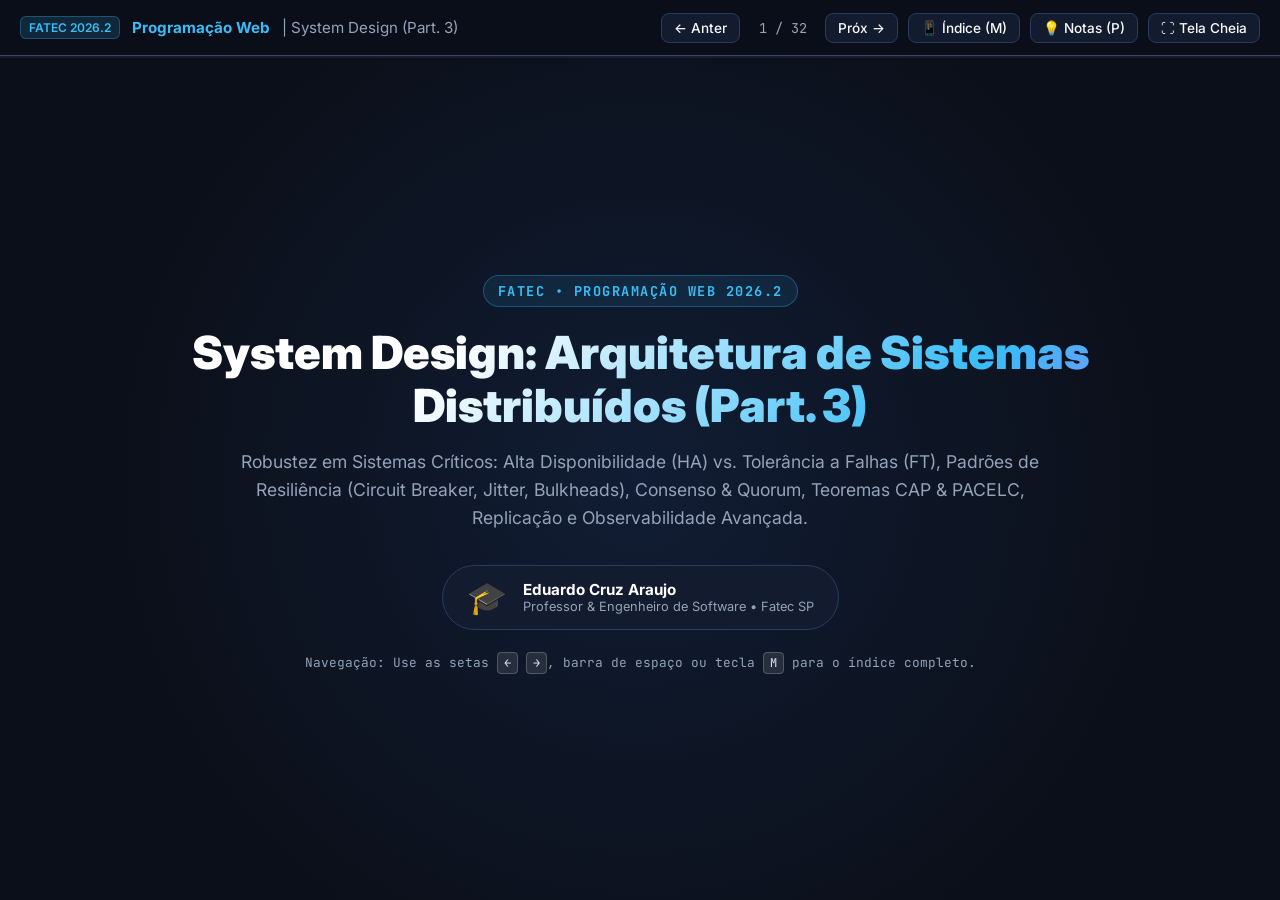
<file: 07-pw-system-design-arquitetura-de-sistemas-distribuidos-part-3/src/demo/index.html>
<!DOCTYPE html>
<html lang="pt-BR">
<head>
  <meta charset="UTF-8">
  <meta name="viewport" content="width=device-width, initial-scale=1.0">
  <title>System Design: Arquitetura de Sistemas Distribuídos (Part. 3) | Fatec</title>
  <link rel="preconnect" href="https://fonts.googleapis.com">
  <link rel="preconnect" href="https://fonts.gstatic.com" crossorigin>
  <link href="https://fonts.googleapis.com/css2?family=Fira+Code:wght@400;600&family=Inter:wght@400;500;600;700;800;900&family=JetBrains+Mono:wght@400;600;700&display=swap" rel="stylesheet">
  <link rel="stylesheet" href="styles.css">
</head>
<body>

  <!-- Top Application Navigation Bar -->
  <header class="app-header">
    <div class="brand">
      <span class="brand-badge">FATEC 2026.2</span>
      <span>Programação Web</span>
      <span style="color: var(--text-muted); font-weight: 400;">| System Design (Part. 3)</span>
    </div>
    
    <div class="header-controls">
      <button class="btn-nav" id="btn-prev" title="Slide Anterior (Seta Esquerda)">← Anter</button>
      <span class="slide-counter" id="slide-counter">1 / 32</span>
      <button class="btn-nav" id="btn-next" title="Próximo Slide (Seta Direita / Espaço)">Próx →</button>
      <button class="btn-nav" id="btn-overview" title="Menu de Navegação (Tecla M)">📱 Índice (M)</button>
      <button class="btn-nav" id="btn-notes" title="Notas do Apresentador (Tecla P)">💡 Notas (P)</button>
      <button class="btn-nav" id="btn-fullscreen" title="Modo Tela Cheia (Tecla F)">⛶ Tela Cheia</button>
    </div>
  </header>

  <!-- Top Progress Bar -->
  <div class="progress-bar-container">
    <div class="progress-bar" id="progress-bar"></div>
  </div>

  <!-- Slides Viewport -->
  <main class="slides-viewport">

    <!-- SLIDE 1: CAPA -->
    <section class="slide slide-cover active">
      <span class="cover-badge">FATEC • PROGRAMAÇÃO WEB 2026.2</span>
      <h1 class="cover-title">System Design: Arquitetura de Sistemas Distribuídos (Part. 3)</h1>
      <p class="cover-subtitle">Robustez em Sistemas Críticos: Alta Disponibilidade (HA) vs. Tolerância a Falhas (FT), Padrões de Resiliência (Circuit Breaker, Jitter, Bulkheads), Consenso & Quorum, Teoremas CAP & PACELC, Replicação e Observabilidade Avançada.</p>
      
      <div class="author-box">
        <div style="font-size: 2rem;">🎓</div>
        <div class="author-info">
          <div class="author-name">Eduardo Cruz Araujo</div>
          <div class="author-meta">Professor & Engenheiro de Software • Fatec SP</div>
        </div>
      </div>

      <div style="margin-top: 24px; font-size: 0.8rem; color: var(--text-muted); font-family: var(--font-mono);">
        Navegação: Use as setas <kbd>←</kbd> <kbd>→</kbd>, barra de espaço ou tecla <kbd>M</kbd> para o índice completo.
      </div>
    </section>

    <!-- SLIDE 2: ANATOMIA DA ROBUSTEZ -->
    <section class="slide">
      <div class="slide-header">
        <span class="slide-tag">01. Robustez & Confiabilidade</span>
        <h2 class="slide-title">Anatomia da Robustez em Sistemas Distribuídos</h2>
        <p class="slide-subtitle">O espectro fundamental: Confiabilidade, Resiliência e Disponibilidade sob o axioma "Design for Failure".</p>
      </div>

      <div class="grid-3">
        <div class="card">
          <div class="card-title">🛡️ Confiabilidade (Reliability)</div>
          <div class="card-body">
            <p>Probabilidade de que um serviço opere de forma correta e livre de erros durante um período determinado.</p>
            <p>Um sistema confiável <strong>não corrompe dados</strong>, não emite respostas incoerentes e honra seus contratos estritos de negócio.</p>
          </div>
        </div>

        <div class="card">
          <div class="card-title">🌱 Resiliência (Resilience)</div>
          <div class="card-body">
            <p>Capacidade intrínseca da arquitetura de absorver o impacto de falhas parciais e se auto-recuperar sem colapso total.</p>
            <p>Assume que falhas em nós e redes são eventos diários e normais, isolando componentes enfermos.</p>
          </div>
        </div>

        <div class="card">
          <div class="card-title">⏱️ Disponibilidade (Availability)</div>
          <div class="card-body">
            <p>Proporção do tempo total em que o sistema está funcional e apto a receber requisições de clientes externos.</p>
            <p>Mensurada na "Matemática dos Noves" (ex: 99.9% a 99.999% de uptime contratual).</p>
          </div>
        </div>
      </div>

      <div class="card" style="margin-top: 16px;">
        <div class="card-title">⚡ O Espectro das Falhas em Ambientes Reais</div>
        <div class="card-body">
          <ul class="bullet-list">
            <li><strong>Falhas Transitórias:</strong> Perda momentânea de pacotes, lentidão de GC ou timeouts pontuais (resolvidas via retry prudente).</li>
            <li><strong>Falhas Permanentes:</strong> Queima de placa de rede ou disco NVMe danificado (exigem failover automático).</li>
            <li><strong>Falhas Bizantinas:</strong> Nós que enviam mensagens divergentes ou corrompidas (exigem protocolos de consenso e quorums).</li>
          </ul>
        </div>
      </div>

      <div class="presenter-notes-box">
        <strong>Notas do Apresentador:</strong> Deixe claro que sistemas distribuídos não tentam evitar falhas físicas; eles assumem a quebra contínua e são desenhados para que a queda de nós individuais seja imperceptível ao usuário final.
      </div>
    </section>

    <!-- SLIDE 3: FAULT TOLERANCE VS HIGH AVAILABILITY -->
    <section class="slide">
      <div class="slide-header">
        <span class="slide-tag">01. Robustez & Confiabilidade</span>
        <h2 class="slide-title">Fault Tolerance vs. High Availability (HA)</h2>
        <p class="slide-subtitle">Dicotomia técnica: Continuidade ininterrupta vs. Recuperação rápida aceitável.</p>
      </div>

      <div class="grid-2">
        <div class="card" style="border-color: rgba(52, 211, 153, 0.4);">
          <div class="card-title" style="color: var(--accent-emerald);">🔄 Alta Disponibilidade (High Availability - HA)</div>
          <div class="card-body">
            <div class="svg-diagram-container" style="margin-bottom: 10px;">
              <svg class="svg-diagram" viewBox="0 0 380 75" xmlns="http://www.w3.org/2000/svg">
                <defs>
                  <marker id="arr-ha-em" markerWidth="6" markerHeight="6" refX="5" refY="3" orient="auto">
                    <path d="M0,0 L6,3 L0,6 Z" fill="#34d399"/>
                  </marker>
                  <marker id="arr-ha-rose" markerWidth="6" markerHeight="6" refX="5" refY="3" orient="auto">
                    <path d="M0,0 L6,3 L0,6 Z" fill="#f43f5e"/>
                  </marker>
                </defs>
                <rect x="8" y="10" width="125" height="52" rx="6" fill="#062e24" stroke="#34d399" stroke-width="1.3"/>
                <text x="70" y="30" fill="#34d399" font-size="9" font-weight="700" text-anchor="middle" font-family="system-ui">Nó Primário</text>
                <text x="70" y="46" fill="#a7f3d0" font-size="7.5" text-anchor="middle" font-family="system-ui">Ativo (Líder)</text>

                <line x1="135" y1="26" x2="238" y2="26" stroke="#34d399" stroke-width="1.4" marker-end="url(#arr-ha-em)"/>
                <text x="187" y="20" fill="#34d399" font-size="7" font-weight="700" text-anchor="middle" font-family="system-ui">Heartbeat PUSH</text>

                <line x1="135" y1="46" x2="238" y2="46" stroke="#f43f5e" stroke-width="1.4" stroke-dasharray="3,2" marker-end="url(#arr-ha-rose)"/>
                <text x="187" y="58" fill="#f43f5e" font-size="7" font-weight="700" text-anchor="middle" font-family="system-ui">Failover (5-15s)</text>

                <rect x="245" y="10" width="125" height="52" rx="6" fill="#0c1e33" stroke="#38bdf8" stroke-width="1.3"/>
                <text x="307" y="30" fill="#38bdf8" font-size="9" font-weight="700" text-anchor="middle" font-family="system-ui">Nó Standby</text>
                <text x="307" y="46" fill="#93c5fd" font-size="7.5" text-anchor="middle" font-family="system-ui">Passivo (Espera)</text>
              </svg>
            </div>
            <p>Projetada para garantir que o sistema esteja operando na esmagadora maioria do tempo, aceitando <strong>breves momentos de failover</strong>.</p>
            <ul class="bullet-list" style="margin-top: 10px;">
              <li><strong>Comportamento sob Falha:</strong> Chaveamento automático para nó standby em segundos/minutos via Health Checks.</li>
              <li><strong>Impacto:</strong> Requisições em voo podem receber erro 503 e exigir reconexão.</li>
              <li><strong>Custo & Viabilidade:</strong> Custo acessível e elástico (padrão em nuvem, e-commerce, bancos digitais e APIs Web).</li>
            </ul>
          </div>
        </div>

        <div class="card" style="border-color: rgba(192, 132, 252, 0.4);">
          <div class="card-title" style="color: var(--accent-purple);">🛡️ Tolerância a Falhas (Fault Tolerance - FT)</div>
          <div class="card-body">
            <div class="svg-diagram-container" style="margin-bottom: 10px;">
              <svg class="svg-diagram" viewBox="0 0 380 75" xmlns="http://www.w3.org/2000/svg">
                <rect x="8" y="10" width="120" height="52" rx="6" fill="#1e1b4b" stroke="#c084fc" stroke-width="1.3"/>
                <text x="68" y="30" fill="#c084fc" font-size="9" font-weight="700" text-anchor="middle" font-family="system-ui">Nó A (Lockstep)</text>
                <text x="68" y="46" fill="#e9d5ff" font-size="7.5" text-anchor="middle" font-family="system-ui">Ciclo de clock 1</text>

                <line x1="130" y1="28" x2="248" y2="28" stroke="#c084fc" stroke-width="2"/>
                <line x1="130" y1="44" x2="248" y2="44" stroke="#c084fc" stroke-width="2"/>
                <rect x="148" y="18" width="84" height="36" rx="4" fill="#0f172a" stroke="#c084fc" stroke-width="1"/>
                <text x="190" y="33" fill="#c084fc" font-size="7" font-weight="700" text-anchor="middle" font-family="system-ui">TMR / Lockstep</text>
                <text x="190" y="47" fill="#e9d5ff" font-size="6.5" text-anchor="middle" font-family="system-ui">Zero Downtime</text>

                <rect x="250" y="10" width="120" height="52" rx="6" fill="#1e1b4b" stroke="#c084fc" stroke-width="1.3"/>
                <text x="310" y="30" fill="#c084fc" font-size="9" font-weight="700" text-anchor="middle" font-family="system-ui">Nó B (Lockstep)</text>
                <text x="310" y="46" fill="#e9d5ff" font-size="7.5" text-anchor="middle" font-family="system-ui">Ciclo de clock 1</text>
              </svg>
            </div>
            <p>Capacidade de continuar operando <strong>sem qualquer interrupção perceptível e com zero perda de estado em memória</strong>.</p>
            <ul class="bullet-list" style="margin-top: 10px;">
              <li><strong>Comportamento sob Falha:</strong> Hardware em lockstep ou redundância modular tripla (TMR). A falha é mascarada instantaneamente.</li>
              <li><strong>Impacto:</strong> Zero requisições abortadas; latência inalterada.</li>
              <li><strong>Custo & Viabilidade:</strong> Custo astronômico (5x a 10x hardware dedicado). Restrito a espaçonaves, usinas e bolsas de valores centrais.</li>
            </ul>
          </div>
        </div>
      </div>

      <div class="presenter-notes-box">
        <strong>Notas do Apresentador:</strong> Em entrevistas de System Design, jamais prometa Fault Tolerance estrita se o negócio precisa apenas de High Availability (HA). O custo sobe exponencialmente.
      </div>
    </section>

    <!-- SLIDE 4: MÉTRICAS VITAYS: MTTF, MTTR, MTTD, MTBF -->
    <section class="slide">
      <div class="slide-header">
        <span class="slide-tag">01. Robustez & Confiabilidade</span>
        <h2 class="slide-title">Métricas Vitais de Ciclo de Vida: MTTF, MTTR, MTTD & MTBF</h2>
        <p class="slide-subtitle">A anatomia temporal da falha e da recuperação em engenharia de confiabilidade (SRE).</p>
      </div>

      <div class="card">
        <div class="card-title">⏱️ Decomposição do Ciclo de Vida da Falha</div>
        <div class="svg-diagram-container large">
          <svg class="svg-diagram" viewBox="0 0 880 185" xmlns="http://www.w3.org/2000/svg">
            <defs>
              <marker id="arr-m-cyan-l" markerWidth="6" markerHeight="6" refX="1" refY="3" orient="auto">
                <path d="M5,0 L0,3 L5,6 Z" fill="#38bdf8"/>
              </marker>
              <marker id="arr-m-cyan-r" markerWidth="6" markerHeight="6" refX="5" refY="3" orient="auto">
                <path d="M0,0 L5,3 L0,6 Z" fill="#38bdf8"/>
              </marker>
            </defs>

            <!-- MTBF Dimension Bar Top -->
            <line x1="25" y1="22" x2="855" y2="22" stroke="#38bdf8" stroke-width="2" marker-start="url(#arr-m-cyan-l)" marker-end="url(#arr-m-cyan-r)"/>
            <rect x="230" y="8" width="420" height="28" rx="6" fill="#0c1e33" stroke="#38bdf8" stroke-width="1.3"/>
            <text x="440" y="26" fill="#38bdf8" font-size="11.5" font-weight="700" text-anchor="middle" font-family="system-ui">◄ MTBF (Mean Time Between Failures) = MTTF + MTTR ►</text>

            <!-- MTTF Block -->
            <rect x="20" y="45" width="550" height="58" rx="7" fill="#062e24" stroke="#34d399" stroke-width="1.5"/>
            <text x="295" y="69" fill="#34d399" font-size="12.5" font-weight="700" text-anchor="middle" font-family="system-ui">🛡️ MTTF (Mean Time To Failure) — Tempo Operacional Útil</text>
            <text x="295" y="89" fill="#a7f3d0" font-size="10" text-anchor="middle" font-family="system-ui">Período contínuo em que o sistema opera saudável, íntegro e sem incidentes</text>

            <!-- MTTR Block -->
            <rect x="580" y="45" width="280" height="58" rx="7" fill="#291219" stroke="#f43f5e" stroke-width="1.5"/>
            <text x="720" y="69" fill="#f43f5e" font-size="12.5" font-weight="700" text-anchor="middle" font-family="system-ui">⏱️ MTTR (Mean Time To Recovery)</text>
            <text x="720" y="89" fill="#fda4af" font-size="10" text-anchor="middle" font-family="system-ui">Tempo de Reparo: Detecção + Rollback / Failover</text>

            <!-- Axis Baseline -->
            <line x1="20" y1="120" x2="860" y2="120" stroke="#334155" stroke-width="1.5" stroke-dasharray="4,3"/>

            <!-- Milestones -->
            <!-- 1. Sistema Online -->
            <line x1="20" y1="103" x2="20" y2="132" stroke="#34d399" stroke-width="1.5"/>
            <circle cx="20" cy="120" r="4.5" fill="#34d399"/>
            <text x="20" y="146" fill="#34d399" font-size="10" font-weight="700" text-anchor="start" font-family="system-ui">▲ Sistema Online</text>
            <text x="20" y="161" fill="#94a3b8" font-size="8.5" text-anchor="start" font-family="system-ui">Início do ciclo operacional</text>

            <!-- 2. Falha Ocorre -->
            <line x1="570" y1="103" x2="570" y2="132" stroke="#f43f5e" stroke-width="1.5"/>
            <circle cx="570" cy="120" r="4.5" fill="#f43f5e"/>
            <text x="570" y="146" fill="#f43f5e" font-size="10" font-weight="700" text-anchor="middle" font-family="system-ui">▲ Falha Ocorre</text>
            <text x="570" y="161" fill="#fda4af" font-size="8.5" text-anchor="middle" font-family="system-ui">Quebra ou anomalia no nó</text>

            <!-- 3. Detecção MTTD -->
            <line x1="655" y1="103" x2="655" y2="132" stroke="#fbbf24" stroke-width="1.5"/>
            <circle cx="655" cy="120" r="4.5" fill="#fbbf24"/>
            <text x="655" y="146" fill="#fbbf24" font-size="10" font-weight="700" text-anchor="middle" font-family="system-ui">▲ Detecção (MTTD)</text>
            <text x="655" y="161" fill="#fef08a" font-size="8.5" text-anchor="middle" font-family="system-ui">Alerta de monitoramento</text>

            <!-- 4. Correção Aplicada -->
            <line x1="755" y1="103" x2="755" y2="132" stroke="#c084fc" stroke-width="1.5"/>
            <circle cx="755" cy="120" r="4.5" fill="#c084fc"/>
            <text x="755" y="146" fill="#c084fc" font-size="10" font-weight="700" text-anchor="middle" font-family="system-ui">▲ Correção Aplicada</text>
            <text x="755" y="161" fill="#e9d5ff" font-size="8.5" text-anchor="middle" font-family="system-ui">Failover ou hotfix ativo</text>

            <!-- 5. Sistema Restaurado -->
            <line x1="860" y1="103" x2="860" y2="132" stroke="#34d399" stroke-width="1.5"/>
            <circle cx="860" cy="120" r="4.5" fill="#34d399"/>
            <text x="860" y="146" fill="#34d399" font-size="10" font-weight="700" text-anchor="end" font-family="system-ui">▲ Sistema Restaurado</text>
            <text x="860" y="161" fill="#a7f3d0" font-size="8.5" text-anchor="end" font-family="system-ui">SLAs 100% restabelecidos</text>
          </svg>
        </div>
      </div>

      <div class="grid-4" style="margin-top: 16px;">
        <div class="card">
          <div class="card-title">MTTF</div>
          <div class="card-body"><strong>Mean Time To Failure:</strong> Tempo médio que o sistema permanece saudável operando sem quebras.</div>
        </div>
        <div class="card">
          <div class="card-title">MTTD</div>
          <div class="card-body"><strong>Mean Time To Detect:</strong> Tempo entre o início do defeito e o alerta no monitoramento.</div>
        </div>
        <div class="card">
          <div class="card-title">MTTR</div>
          <div class="card-body"><strong>Mean Time To Recovery:</strong> Tempo desde a falha até a restauração completa do tráfego.</div>
        </div>
        <div class="card">
          <div class="card-title">MTBF</div>
          <div class="card-body"><strong>Mean Time Between Failures:</strong> MTBF = MTTF + MTTR. Ciclo completo entre falhas.</div>
        </div>
      </div>
    </section>

    <!-- SLIDE 5: EQUAÇÃO DA DISPONIBILIDADE E DISPONIBILIDADE COMPOSTA -->
    <section class="slide">
      <div class="slide-header">
        <span class="slide-tag">01. Robustez & Confiabilidade</span>
        <h2 class="slide-title">A Equação da Disponibilidade & Composição</h2>
        <p class="slide-subtitle">Disponibilidade matemática e a diferença crítica entre componentes em série e em paralelo.</p>
      </div>

      <div class="grid-2">
        <div class="card">
          <div class="card-title">📐 A Fórmula da Disponibilidade (A)</div>
          <div class="card-body">
            <div class="code-snippet" style="font-size: 0.95rem; text-align: center;">
              A = MTTF / MTBF = MTTF / (MTTF + MTTR)
            </div>
            <p style="margin-top: 10px;"><strong>Por que a Cloud moderna foca em MTTR?</strong></p>
            <p>Se MTTF = 100 horas e MTTR = 10 segundos (~0.0028h):<br>
            A = 100 / 100.0028 = <strong>99.997%</strong> de uptime!</p>
            <p>Derrubar o tempo de recuperação (auto-healing, pods efêmeros) compensa amplamente hardware comum.</p>
          </div>
        </div>

        <div class="card">
          <div class="card-title">🔗 Dependências em Série vs. Paralelo</div>
          <div class="card-body">
            <div class="svg-diagram-container" style="margin-bottom: 8px;">
              <svg class="svg-diagram" viewBox="0 0 440 115" xmlns="http://www.w3.org/2000/svg">
                <defs>
                  <marker id="arr-sp-rose" markerWidth="6" markerHeight="6" refX="5" refY="3" orient="auto">
                    <path d="M0,0 L6,3 L0,6 Z" fill="#f43f5e"/>
                  </marker>
                  <marker id="arr-sp-em" markerWidth="6" markerHeight="6" refX="5" refY="3" orient="auto">
                    <path d="M0,0 L6,3 L0,6 Z" fill="#34d399"/>
                  </marker>
                </defs>

                <!-- 1. SERIE -->
                <rect x="5" y="8" width="75" height="34" rx="4" fill="#0f172a" stroke="#64748b" stroke-width="1"/>
                <text x="42" y="24" fill="#f8fafc" font-size="8" font-weight="700" text-anchor="middle" font-family="system-ui">A1: 99.9%</text>
                <text x="42" y="36" fill="#94a3b8" font-size="7" text-anchor="middle" font-family="system-ui">Gateway</text>

                <line x1="82" y1="25" x2="98" y2="25" stroke="#f43f5e" stroke-width="1.3" marker-end="url(#arr-sp-rose)"/>

                <rect x="100" y="8" width="75" height="34" rx="4" fill="#0f172a" stroke="#64748b" stroke-width="1"/>
                <text x="137" y="24" fill="#f8fafc" font-size="8" font-weight="700" text-anchor="middle" font-family="system-ui">A2: 99.9%</text>
                <text x="137" y="36" fill="#94a3b8" font-size="7" text-anchor="middle" font-family="system-ui">Serviço</text>

                <line x1="177" y1="25" x2="193" y2="25" stroke="#f43f5e" stroke-width="1.3" marker-end="url(#arr-sp-rose)"/>

                <rect x="195" y="8" width="75" height="34" rx="4" fill="#0f172a" stroke="#64748b" stroke-width="1"/>
                <text x="232" y="24" fill="#f8fafc" font-size="8" font-weight="700" text-anchor="middle" font-family="system-ui">A3: 99.9%</text>
                <text x="232" y="36" fill="#94a3b8" font-size="7" text-anchor="middle" font-family="system-ui">Banco</text>

                <line x1="272" y1="25" x2="295" y2="25" stroke="#f43f5e" stroke-width="1.3" marker-end="url(#arr-sp-rose)"/>

                <rect x="298" y="8" width="135" height="34" rx="4" fill="#291219" stroke="#f43f5e" stroke-width="1.2"/>
                <text x="365" y="23" fill="#f43f5e" font-size="8.5" font-weight="700" text-anchor="middle" font-family="system-ui">Global: 99.70%</text>
                <text x="365" y="35" fill="#fda4af" font-size="7" text-anchor="middle" font-family="system-ui">⚠️ Degradação em Série</text>

                <!-- 2. PARALELO -->
                <!-- Fork line -->
                <path d="M 15 85 L 35 85 L 50 68" fill="none" stroke="#34d399" stroke-width="1.3"/>
                <path d="M 35 85 L 50 102" fill="none" stroke="#34d399" stroke-width="1.3"/>

                <rect x="55" y="52" width="105" height="30" rx="4" fill="#062e24" stroke="#34d399" stroke-width="1"/>
                <text x="107" y="67" fill="#34d399" font-size="8" font-weight="700" text-anchor="middle" font-family="system-ui">Nó 01: 99.0%</text>
                <text x="107" y="78" fill="#a7f3d0" font-size="6.8" text-anchor="middle" font-family="system-ui">Instância A</text>

                <rect x="55" y="86" width="105" height="30" rx="4" fill="#062e24" stroke="#34d399" stroke-width="1"/>
                <text x="107" y="101" fill="#34d399" font-size="8" font-weight="700" text-anchor="middle" font-family="system-ui">Nó 02: 99.0%</text>
                <text x="107" y="112" fill="#a7f3d0" font-size="6.8" text-anchor="middle" font-family="system-ui">Instância B</text>

                <!-- Join line -->
                <path d="M 163 67 L 185 85 L 205 85" fill="none" stroke="#34d399" stroke-width="1.3" marker-end="url(#arr-sp-em)"/>
                <path d="M 163 101 L 185 85" fill="none" stroke="#34d399" stroke-width="1.3"/>

                <rect x="210" y="68" width="223" height="34" rx="4" fill="#062e24" stroke="#34d399" stroke-width="1.3"/>
                <text x="321" y="83" fill="#34d399" font-size="9" font-weight="700" text-anchor="middle" font-family="system-ui">Global: 99.99% (4 Noves!)</text>
                <text x="321" y="95" fill="#a7f3d0" font-size="7.2" text-anchor="middle" font-family="system-ui">🚀 Redundância Multiplicadora</text>
              </svg>
            </div>
            <p><strong>Cadeia em Série (Efeito Degradativo):</strong></p>
            <div class="code-snippet">A_global = A1 × A2 × A3 ... An</div>
            <p style="font-size: 0.8rem; color: var(--accent-rose);">3 serviços de 99.9% em série = 0.999³ = 99.70% (piora o SLA!).</p>

            <p style="margin-top: 8px;"><strong>Redundância em Paralelo (Efeito Multiplicador):</strong></p>
            <div class="code-snippet">A_global = 1 - [ (1 - A1) × (1 - A2) ]</div>
            <p style="font-size: 0.8rem; color: var(--accent-emerald);">2 nós de 99.0% em paralelo = 1 - (0.01 × 0.01) = 99.99%!</p>
          </div>
        </div>
      </div>
    </section>

    <!-- SLIDE 6: INTERACTIVE LAB 1: CONFIABILIDADE & FAILOVER SIMULATOR -->
    <section class="slide">
      <div class="slide-header">
        <span class="slide-tag">Laboratório Interativo 01</span>
        <h2 class="slide-title">Calculadora de Confiabilidade & Simulador de Failover</h2>
        <p class="slide-subtitle">Ajuste MTBF e MTTR para calcular a disponibilidade em tempo real e teste failover em modo HA vs. FT.</p>
      </div>

      <div class="sim-failover-card">
        <div class="sim-controls-row">
          <label style="font-weight: 600; font-size: 0.85rem;">Modo de Arquitetura:</label>
          <select id="sim1-mode-select" class="sim-select">
            <option value="ha">High Availability (Active-Standby c/ Heartbeat)</option>
            <option value="ft">Fault Tolerance (Hardware TMR Lockstep síncrono)</option>
          </select>

          <label style="font-weight: 600; font-size: 0.85rem; margin-left: 10px;">MTBF (Horas):</label>
          <input type="number" id="sim1-mtbf" class="sim-input" value="720" style="width: 90px;" min="10">

          <label style="font-weight: 600; font-size: 0.85rem; margin-left: 10px;">MTTR (Minutos):</label>
          <input type="number" id="sim1-mttr" class="sim-input" value="5" style="width: 80px;" min="0.1" step="0.5">

          <button id="btn-sim1-fail" class="btn-nav btn-danger" style="margin-left: auto;">💥 Derrubar Nó Primário</button>
          <button id="btn-sim1-reset" class="btn-nav">🔄 Resetar</button>
        </div>

        <div class="stat-pills-row">
          <div class="stat-pill">
            <span class="stat-pill-label">Disponibilidade Teórica</span>
            <span class="stat-pill-value" id="sim1-val-avail">99.988%</span>
          </div>
          <div class="stat-pill">
            <span class="stat-pill-label">Classificação dos Noves</span>
            <span class="stat-pill-value" id="sim1-val-nines">~3.7 Noves</span>
          </div>
          <div class="stat-pill">
            <span class="stat-pill-label">Downtime Anual Máx</span>
            <span class="stat-pill-value" id="sim1-val-downtime">1h 00m</span>
          </div>
          <div class="stat-pill">
            <span class="stat-pill-label">Status da Conexão</span>
            <span class="stat-pill-value" id="sim1-val-status" style="color: var(--accent-emerald);">ONLINE (200 OK)</span>
          </div>
        </div>

        <div class="failover-arena">
          <div class="node-card primary" id="sim1-node-primary">
            <div style="display: flex; justify-content: space-between; align-items: center;">
              <strong>NÓ 01: Servidor Primário</strong>
              <span class="node-status-badge badge-active" id="sim1-badge-p1">ATIVO (LÍDER)</span>
            </div>
            <div style="font-size: 0.82rem; color: var(--text-muted);">Processando tráfego ativo dos clientes. Heartbeat ativo a cada 1.000ms.</div>
            <div class="code-snippet" id="sim1-p1-log" style="font-size: 0.75rem; height: 60px;">[P1] Recebendo requisições HTTP... [200 OK]</div>
          </div>

          <div class="node-card standby" id="sim1-node-secondary">
            <div style="display: flex; justify-content: space-between; align-items: center;">
              <strong>NÓ 02: Servidor Secundário</strong>
              <span class="node-status-badge badge-standby" id="sim1-badge-p2">STANDBY (PASSIVO)</span>
            </div>
            <div style="font-size: 0.82rem; color: var(--text-muted);" id="sim1-p2-desc">Aguardando sinal de falha do nó primário para iniciar promoção de liderança.</div>
            <div class="code-snippet" id="sim1-p2-log" style="font-size: 0.75rem; height: 60px;">[P2] Monitorando batimentos cardíacos do Nó 01...</div>
          </div>
        </div>
      </div>
    </section>

    <!-- SLIDE 7: TOPOLOGIAS DE REDUNDÂNCIA -->
    <section class="slide">
      <div class="slide-header">
        <span class="slide-tag">01. Robustez & Confiabilidade</span>
        <h2 class="slide-title">Topologias de Redundância e Failover</h2>
        <p class="slide-subtitle">Cold, Warm, Hot Standby e Active-Active: Equilibrando velocidade de recuperação contra custo financeiro.</p>
      </div>

      <div class="grid-2">
        <div class="card">
          <div class="card-title">❄️ Cold Standby (Passivo Frio)</div>
          <div class="card-body">
            <p>Servidor desligado ou sem dados pré-carregados. Acionado manualmente ou via script em caso de perda total.</p>
            <p><strong>RTO:</strong> Horas / Dezenas de minutos. <strong>Custo:</strong> Quase zero.</p>
          </div>
        </div>

        <div class="card">
          <div class="card-title">🌤️ Warm Standby (Passivo Morno)</div>
          <div class="card-body">
            <p>Servidor ligado com sistema operacional rodando e dados replicados de forma assíncrona periódica.</p>
            <p><strong>RTO:</strong> Poucos minutos (tempo de sincronizar os logs finais e apontar o DNS).</p>
          </div>
        </div>

        <div class="card">
          <div class="card-title">🔥 Hot Standby (Passivo Quente)</div>
          <div class="card-body">
            <p>Servidor ligado com espelhamento contínuo em tempo real de transações e memória. Assume tráfego em segundos via IP flutuante (VIP).</p>
            <p><strong>RTO:</strong> Segundos (1s a 15s). Padrão em bancos PostgreSQL/RDS.</p>
          </div>
        </div>

        <div class="card" style="border-color: rgba(56, 189, 248, 0.4);">
          <div class="card-title" style="color: var(--accent-cyan);">⚡ Active-Active (Ativo-Ativo)</div>
          <div class="card-body">
            <p>Todos os servidores processam tráfego de leitura e escrita simultaneamente. Nenhuma máquina fica ociosa.</p>
            <p><strong>RTO:</strong> Zero (instantâneo). Requer particionamento de dados ou replicação multi-líder.</p>
          </div>
        </div>
      </div>
    </section>

    <!-- SLIDE 8: CASCATA DE FALHAS & AS FALÁCIAS DA REDE -->
    <section class="slide">
      <div class="slide-header">
        <span class="slide-tag">02. Padrões de Resiliência</span>
        <h2 class="slide-title">As Falácias da Computação Distribuída & Falhas em Cascata</h2>
        <p class="slide-subtitle">Como a ilusão de redes infalíveis derruba infraestruturas inteiras em efeito dominó.</p>
      </div>

      <div class="grid-2">
        <div class="card">
          <div class="card-title">⚠️ As 8 Falácias de Peter Deutsch (1994)</div>
          <div class="card-body">
            <ul class="bullet-list">
              <li>1. A rede é confiável.</li>
              <li>2. A latência é zero.</li>
              <li>3. A largura de banda é infinita.</li>
              <li>4. A rede é segura e imutável.</li>
              <li>5. A topologia não sofre alterações.</li>
              <li>6. Há apenas um administrador no sistema.</li>
            </ul>
          </div>
        </div>

        <div class="card" style="border-color: rgba(244, 63, 94, 0.4);">
          <div class="card-title" style="color: var(--accent-rose);">💥 Anatomia da Falha em Cascata</div>
          <div class="card-body">
            <p><strong>1. Lentidão Oculta:</strong> Banco de dados demora 15 segundos para responder queries de relatório.</p>
            <p><strong>2. Esgotamento de Threads:</strong> O microsserviço retém conexões TCP aguardando o banco. Seu pool de 200 threads satura.</p>
            <p><strong>3. Enfileiramento Infinito:</strong> Novas requisições empilham na memória RAM até o OOM Killer exterminar o processo.</p>
            <div class="svg-diagram-container" style="margin-top: 10px;">
              <svg class="svg-diagram" viewBox="0 0 460 65" xmlns="http://www.w3.org/2000/svg">
                <defs>
                  <marker id="arr-cf-rose" markerWidth="6" markerHeight="6" refX="5" refY="3" orient="auto">
                    <path d="M0,0 L6,3 L0,6 Z" fill="#f43f5e"/>
                  </marker>
                </defs>
                <rect x="5" y="8" width="102" height="48" rx="5" fill="#1c1917" stroke="#fbbf24" stroke-width="1.2"/>
                <text x="56" y="26" fill="#fbbf24" font-size="7.8" font-weight="700" text-anchor="middle" font-family="system-ui">1. DB Lento</text>
                <text x="56" y="43" fill="#94a3b8" font-size="6.8" text-anchor="middle" font-family="system-ui">Queries 15s</text>

                <line x1="110" y1="32" x2="119" y2="32" stroke="#f43f5e" stroke-width="1.4" marker-end="url(#arr-cf-rose)"/>

                <rect x="122" y="8" width="102" height="48" rx="5" fill="#291219" stroke="#f43f5e" stroke-width="1.2"/>
                <text x="173" y="26" fill="#f43f5e" font-size="7.8" font-weight="700" text-anchor="middle" font-family="system-ui">2. Threads Presas</text>
                <text x="173" y="43" fill="#fda4af" font-size="6.8" text-anchor="middle" font-family="system-ui">Pool 200 satura</text>

                <line x1="227" y1="32" x2="236" y2="32" stroke="#f43f5e" stroke-width="1.4" marker-end="url(#arr-cf-rose)"/>

                <rect x="239" y="8" width="102" height="48" rx="5" fill="#291219" stroke="#f43f5e" stroke-width="1.2"/>
                <text x="290" y="26" fill="#f43f5e" font-size="7.8" font-weight="700" text-anchor="middle" font-family="system-ui">3. Fila RAM (OOM)</text>
                <text x="290" y="43" fill="#fda4af" font-size="6.8" text-anchor="middle" font-family="system-ui">Processo morre</text>

                <line x1="344" y1="32" x2="353" y2="32" stroke="#f43f5e" stroke-width="1.4" marker-end="url(#arr-cf-rose)"/>

                <rect x="356" y="8" width="98" height="48" rx="5" fill="#450a0a" stroke="#ef4444" stroke-width="1.3"/>
                <text x="405" y="26" fill="#fca5a5" font-size="7.8" font-weight="700" text-anchor="middle" font-family="system-ui">4. Colapso Geral</text>
                <text x="405" y="43" fill="#fecaca" font-size="6.8" text-anchor="middle" font-family="system-ui">503 no Gateway</text>
              </svg>
            </div>
          </div>
        </div>
      </div>
    </section>

    <!-- SLIDE 9: CIRCUIT BREAKER PATTERN -->
    <section class="slide">
      <div class="slide-header">
        <span class="slide-tag">02. Padrões de Resiliência</span>
        <h2 class="slide-title">Circuit Breaker (Disjuntor): Teoria & Máquina de Estados</h2>
        <p class="slide-subtitle">Como blindar integrações downstream interrompendo chamadas antes do colapso da plataforma.</p>
      </div>

      <div class="cb-diagram-viewport">
        <div class="svg-diagram-container large" style="margin-bottom: 12px;">
          <svg class="svg-diagram" viewBox="0 0 880 190" xmlns="http://www.w3.org/2000/svg">
            <defs>
              <marker id="arr-cb-rose" markerWidth="6" markerHeight="6" refX="5" refY="3" orient="auto">
                <path d="M0,0 L6,3 L0,6 Z" fill="#f43f5e"/>
              </marker>
              <marker id="arr-cb-amb" markerWidth="6" markerHeight="6" refX="5" refY="3" orient="auto">
                <path d="M0,0 L6,3 L0,6 Z" fill="#fbbf24"/>
              </marker>
              <marker id="arr-cb-em" markerWidth="6" markerHeight="6" refX="5" refY="3" orient="auto">
                <path d="M0,0 L6,3 L0,6 Z" fill="#34d399"/>
              </marker>
            </defs>

            <!-- State 1: CLOSED -->
            <g id="cb-box-closed" class="cb-state-box closed current">
              <rect x="25" y="30" width="200" height="72" rx="8" fill="#062e24" stroke="#34d399" stroke-width="1.8"/>
              <text x="125" y="58" fill="#34d399" font-size="14" font-weight="700" text-anchor="middle" font-family="system-ui">🟢 CLOSED</text>
              <text x="125" y="77" fill="#a7f3d0" font-size="10" text-anchor="middle" font-family="system-ui">Tráfego Normal • Monitorando</text>
              <text x="125" y="92" fill="#6ee7b7" font-size="8.5" text-anchor="middle" font-family="system-ui">Chamadas passam livremente</text>
            </g>

            <!-- Arrow CLOSED -> OPEN -->
            <line x1="225" y1="56" x2="338" y2="56" stroke="#f43f5e" stroke-width="2" marker-end="url(#arr-cb-rose)"/>
            <rect x="232" y="38" width="100" height="18" rx="3" fill="#291219" stroke="#f43f5e" stroke-width="0.8"/>
            <text x="282" y="51" fill="#f43f5e" font-size="7.5" font-weight="700" text-anchor="middle" font-family="system-ui">Erro &gt; Limiar</text>

            <!-- State 2: OPEN -->
            <g id="cb-box-open" class="cb-state-box open">
              <rect x="345" y="30" width="200" height="72" rx="8" fill="#291219" stroke="#f43f5e" stroke-width="1.8"/>
              <text x="445" y="58" fill="#f43f5e" font-size="14" font-weight="700" text-anchor="middle" font-family="system-ui">🔴 OPEN</text>
              <text x="445" y="77" fill="#fda4af" font-size="10" text-anchor="middle" font-family="system-ui">Fast-Fail • Downstream descansa</text>
              <text x="445" y="92" fill="#fca5a5" font-size="8.5" text-anchor="middle" font-family="system-ui">Executa Fallback imediato</text>
            </g>

            <!-- Arrow OPEN -> HALF-OPEN -->
            <line x1="545" y1="56" x2="648" y2="56" stroke="#fbbf24" stroke-width="2" marker-end="url(#arr-cb-amb)"/>
            <rect x="550" y="38" width="94" height="18" rx="3" fill="#2d1c03" stroke="#fbbf24" stroke-width="0.8"/>
            <text x="597" y="51" fill="#fbbf24" font-size="7.5" font-weight="700" text-anchor="middle" font-family="system-ui">Cooldown Expira</text>

            <!-- State 3: HALF-OPEN -->
            <g id="cb-box-half-open" class="cb-state-box half-open">
              <rect x="655" y="30" width="200" height="72" rx="8" fill="#2d1c03" stroke="#fbbf24" stroke-width="1.8"/>
              <text x="755" y="58" fill="#fbbf24" font-size="14" font-weight="700" text-anchor="middle" font-family="system-ui">🟡 HALF-OPEN</text>
              <text x="755" y="77" fill="#fef08a" font-size="10" text-anchor="middle" font-family="system-ui">Sonda Canário de Teste</text>
              <text x="755" y="92" fill="#fde047" font-size="8.5" text-anchor="middle" font-family="system-ui">Permite poucas requisições</text>
            </g>

            <!-- Return loop 1: HALF-OPEN -> CLOSED (Success) -->
            <path d="M 755 102 C 755 172, 125 172, 125 108" fill="none" stroke="#34d399" stroke-width="2" marker-end="url(#arr-cb-em)"/>
            <rect x="270" y="153" width="340" height="22" rx="4" fill="#062e24" stroke="#34d399" stroke-width="1"/>
            <text x="440" y="168" fill="#34d399" font-size="9" font-weight="700" text-anchor="middle" font-family="system-ui">✅ Sucesso nas requisições canário ➔ Circuito fecha (CLOSED)</text>

            <!-- Return loop 2: HALF-OPEN -> OPEN (Failure) -->
            <path d="M 720 30 C 670 6, 520 6, 470 24" fill="none" stroke="#f43f5e" stroke-width="1.8" stroke-dasharray="4,2" marker-end="url(#arr-cb-rose)"/>
            <rect x="525" y="2" width="140" height="18" rx="3" fill="#291219" stroke="#f43f5e" stroke-width="0.8"/>
            <text x="595" y="14" fill="#f43f5e" font-size="7.5" font-weight="700" text-anchor="middle" font-family="system-ui">❌ Falha ➔ Reabre (OPEN)</text>
          </svg>
        </div>

        <div class="grid-3" style="margin-top: 10px;">
          <div class="card">
            <div class="card-title">CLOSED (Fechado)</div>
            <div class="card-body">Todas as chamadas passam normalmente. O disjuntor monitora a taxa percentual de erros em janela deslizante. Se ultrapassar o limiar, abre.</div>
          </div>
          <div class="card">
            <div class="card-title">OPEN (Aberto)</div>
            <div class="card-body">O downstream é considerado morto. Novas requisições <strong>não abrem conexão de rede</strong> e executam o Fallback local imediatamente. Downstream descansa!</div>
          </div>
          <div class="card">
            <div class="card-title">HALF-OPEN (Meio-Aberto)</div>
            <div class="card-body">Após o término do sleep window, deixa passar N requisições de teste. Se tiverem sucesso, fecha o circuito. Se 1 falhar, reabre por mais um ciclo.</div>
          </div>
        </div>
      </div>
    </section>

    <!-- SLIDE 10: INTERACTIVE LAB 2: CIRCUIT BREAKER PLAYGROUND -->
    <section class="slide">
      <div class="slide-header">
        <span class="slide-tag">Laboratório Interativo 02</span>
        <h2 class="slide-title">Playground Interativo de Circuit Breaker</h2>
        <p class="slide-subtitle">Simule tráfego contra um microsserviço instável e observe as transições atômicas de estado em tempo real.</p>
      </div>

      <div class="sim-failover-card">
        <div class="sim-controls-row">
          <label style="font-weight: 600; font-size: 0.85rem;">Taxa de Falha do Backend:</label>
          <select id="cb-fail-rate" class="sim-select">
            <option value="0">0% (100% Saudável)</option>
            <option value="50">50% (Instável / Intermitente)</option>
            <option value="100" selected>100% (Backend Fora do Ar)</option>
          </select>

          <label style="font-weight: 600; font-size: 0.85rem; margin-left: 10px;">Threshold de Falhas:</label>
          <input type="number" id="cb-threshold" class="sim-input" value="3" style="width: 60px;" min="1" max="10">

          <label style="font-weight: 600; font-size: 0.85rem; margin-left: 10px;">Sleep Window (s):</label>
          <input type="number" id="cb-sleep-win" class="sim-input" value="4" style="width: 60px;" min="1" max="15">

          <button id="btn-cb-send" class="btn-nav btn-primary">⚡ Enviar 1 Req</button>
          <button id="btn-cb-burst" class="btn-nav">🚀 Rajada (10 Reqs)</button>
          <button id="btn-cb-stream" class="btn-nav">▶ Auto Stream</button>
          <button id="btn-cb-reset" class="btn-nav">🔄 Reset</button>
        </div>

        <div class="stat-pills-row">
          <div class="stat-pill">
            <span class="stat-pill-label">Estado Atual</span>
            <span class="stat-pill-value" id="cb-val-state" style="color: var(--accent-emerald);">CLOSED</span>
          </div>
          <div class="stat-pill">
            <span class="stat-pill-label">Total / Sucessos</span>
            <span class="stat-pill-value" id="cb-val-success">0 / 0</span>
          </div>
          <div class="stat-pill">
            <span class="stat-pill-label">Falhas Backend</span>
            <span class="stat-pill-value" id="cb-val-failed" style="color: var(--accent-rose);">0</span>
          </div>
          <div class="stat-pill">
            <span class="stat-pill-label">Fallbacks Servidos</span>
            <span class="stat-pill-value" id="cb-val-fallbacks" style="color: var(--accent-amber);">0</span>
          </div>
        </div>

        <div class="cb-console-box" id="cb-terminal-logs">
          [00:00.00] Circuit Breaker inicializado em estado CLOSED. Pronto para receber tráfego.
        </div>
      </div>
    </section>

    <!-- SLIDE 11: RETRY PATTERNS & JITTER -->
    <section class="slide">
      <div class="slide-header">
        <span class="slide-tag">02. Padrões de Resiliência</span>
        <h2 class="slide-title">Retry com Backoff Exponencial e Jitter</h2>
        <p class="slide-subtitle">Por que retentativas sem espera destroem servidores e como o Jitter dilui rajadas sincronizadas.</p>
      </div>

      <div class="grid-2">
        <div class="card">
          <div class="card-title">📈 A Fórmula do Exponential Backoff</div>
          <div class="card-body">
            <p>O tempo de espera dobra a cada nova tentativa até um teto máximo de segurança (*Cap*):</p>
            <div class="code-snippet">t = min( t_cap, t_base × 2^(tentativa) )</div>
            <ul class="bullet-list" style="margin-top: 10px;">
              <li>Tentativa 1: 100ms × 2¹ = 200ms</li>
              <li>Tentativa 2: 100ms × 2² = 400ms</li>
              <li>Tentativa 3: 100ms × 2³ = 800ms</li>
              <li>Tentativa 4: 100ms × 2⁴ = 1.600ms</li>
            </ul>
          </div>
        </div>

        <div class="card" style="border-color: rgba(251, 191, 36, 0.4);">
          <div class="card-title" style="color: var(--accent-amber);">🎲 O Problema da Sincronização & O Jitter</div>
          <div class="card-body">
            <p>Se 500 clientes falham juntos, mesmo com backoff exponencial, seus timers disparam <strong>no mesmo exato milissegundo</strong> (*Synchronized Pulsing*).</p>
            <p><strong>A Solução: Full Jitter (Recomendado AWS):</strong></p>
            <div class="code-snippet">sleep = random_between( 0, t_backoff )</div>
            <p style="margin-top: 8px;">A dispersão aleatória espalha a carga uniformemente pela linha do tempo, permitindo que o servidor se recupere.</p>
          </div>
        </div>
      </div>
    </section>

    <!-- SLIDE 12: INTERACTIVE LAB 3: RETRY & JITTER SIMULATOR -->
    <section class="slide">
      <div class="slide-header">
        <span class="slide-tag">Laboratório Interativo 03</span>
        <h2 class="slide-title">Simulador de Retentativas Concorrentes & Jitter</h2>
        <p class="slide-subtitle">Dispare 10 clientes simultâneos e visualize o espalhamento temporal com e sem Full Jitter.</p>
      </div>

      <div class="sim-failover-card">
        <div class="sim-controls-row">
          <label style="font-weight: 600; font-size: 0.85rem;">Estratégia de Retry:</label>
          <select id="jitter-strategy-select" class="sim-select">
            <option value="none">Retry Imediato (Sem Backoff - Avalancha instantânea)</option>
            <option value="pure">Exponential Backoff Puro (Rajadas Sincronizadas)</option>
            <option value="jitter" selected>Exponential Backoff com FULL JITTER (AWS Standard)</option>
          </select>

          <button id="btn-jitter-simulate" class="btn-nav btn-primary" style="margin-left: 10px;">💥 Simular 10 Clientes Concorrentes</button>
          <button id="btn-jitter-clear" class="btn-nav">🧹 Limpar Pista</button>
        </div>

        <div class="jitter-canvas-box" id="jitter-arena">
          <div class="jitter-lane">
            <div class="jitter-lane-label">Tentativa 1 (200ms)</div>
            <div class="jitter-track" id="track-t1"></div>
          </div>
          <div class="jitter-lane">
            <div class="jitter-lane-label">Tentativa 2 (400ms)</div>
            <div class="jitter-track" id="track-t2"></div>
          </div>
          <div class="jitter-lane">
            <div class="jitter-lane-label">Tentativa 3 (800ms)</div>
            <div class="jitter-track" id="track-t3"></div>
          </div>
        </div>

        <div class="card" style="margin-top: 10px; padding: 12px 16px;">
          <div class="card-body" id="jitter-explanation" style="font-size: 0.82rem;">
            <strong>Análise:</strong> Com <strong>Full Jitter</strong>, cada cliente escolhe um intervalo aleatório entre 0 e o teto do backoff. Os pontos coloridos acima mostram que os clientes atingem o servidor espaçadamente, evitando picos de sobrecarga.
          </div>
        </div>
      </div>
    </section>

    <!-- SLIDE 13: BULKHEAD PATTERN -->
    <section class="slide">
      <div class="slide-header">
        <span class="slide-tag">02. Padrões de Resiliência</span>
        <h2 class="slide-title">Bulkhead Pattern (Isolamento por Anteparas)</h2>
        <p class="slide-subtitle">Como compartimentalizar recursos computacionais para evitar que a falha de um subsistema afunde o navio inteiro.</p>
      </div>

      <div class="grid-2">
        <div class="card">
          <div class="card-title">🚢 A Analogia Naval</div>
          <div class="card-body">
            <p>Em navios modernos, anteparas estanques dividem o casco em compartimentos isolados. Se o casco for perfurado, apenas uma câmara inunda; o navio flutua.</p>
            <p style="margin-top: 8px;">Em software: se uma integração externa com cartão de crédito demorar 15 segundos para responder, ela <strong>não pode consumir todas as threads da JVM</strong>.</p>
          </div>
        </div>

        <div class="card">
          <div class="card-title">⚙️ Mecanismos de Implementação</div>
          <div class="card-body">
            <ul class="bullet-list">
              <li><strong>Pools de Threads Isoladas:</strong> Dedica um `ExecutorService` de 20 threads para pagamentos e outro pool de 100 threads para navegação no catálogo.</li>
              <li><strong>Semáforos com Limite Estrito:</strong> Utiliza contadores atômicos para rejeitar requisições excedentes instantaneamente com status 429 sem alocar threads adicionais.</li>
            </ul>
          </div>
        </div>
      </div>

      <div class="code-snippet" style="margin-top: 16px;">
// Exemplo Conceitual de Bulkhead por Semáforo
const paymentSemaphore = new Semaphore(15); // Limite rígido de 15 conexões paralelas

async function processPayment(req) {
  if (!paymentSemaphore.tryAcquire()) {
    // Rejeição imediata sem enfileirar nem drenar memória do processo
    throw new ServiceUnavailableError("Payment Bulkhead saturated. Try again later.");
  }
  try {
    return await externalPaymentGateway.charge(req);
  } finally {
    paymentSemaphore.release();
  }
}
      </div>
    </section>

    <!-- SLIDE 14: GRACEFUL DEGRADATION & DEADLINES -->
    <section class="slide">
      <div class="slide-header">
        <span class="slide-tag">02. Padrões de Resiliência</span>
        <h2 class="slide-title">Degradação Graciosa & Deadlines Distribuídos</h2>
        <p class="slide-subtitle">Degradar capacidades de forma suave e propagar cancelamentos de contexto de ponta a ponta.</p>
      </div>

      <div class="grid-2">
        <div class="card">
          <div class="card-title">📉 Degradação Graciosa (Graceful Degradation)</div>
          <div class="card-body">
            <p>Sob sobrecarga extrema, desligue recursos secundários e preserve a conversão vital de negócio:</p>
            <ul class="bullet-list" style="margin-top: 8px;">
              <li><strong>Cache Stale:</strong> Servir catálogo expirado com aviso "preços aproximados".</li>
              <li><strong>Desativação Seletiva:</strong> Ocultar área de comentários ou motor de IA recomendando os 10 mais vendidos.</li>
              <li><strong>Fila Assíncrona:</strong> Salvar pedido em DLQ e devolver HTTP 202 Accepted.</li>
            </ul>
          </div>
        </div>

        <div class="card">
          <div class="card-title">⏳ Distributed Deadlines (Context Propagation)</div>
          <div class="card-body">
            <p>Timeouts estáticos independentes criam processos zumbis que queimam CPU e conexões de banco sem motivo.</p>
            <div class="svg-diagram-container" style="margin-top: 8px;">
              <svg class="svg-diagram" viewBox="0 0 460 135" xmlns="http://www.w3.org/2000/svg">
                <defs>
                  <marker id="arr-dd-c" markerWidth="6" markerHeight="6" refX="5" refY="3" orient="auto">
                    <path d="M0,0 L6,3 L0,6 Z" fill="#38bdf8"/>
                  </marker>
                  <marker id="arr-dd-p" markerWidth="6" markerHeight="6" refX="5" refY="3" orient="auto">
                    <path d="M0,0 L6,3 L0,6 Z" fill="#c084fc"/>
                  </marker>
                  <marker id="arr-dd-r" markerWidth="6" markerHeight="6" refX="5" refY="3" orient="auto">
                    <path d="M0,0 L6,3 L0,6 Z" fill="#f43f5e"/>
                  </marker>
                </defs>

                <!-- Box 1: Gateway -->
                <rect x="10" y="10" width="125" height="48" rx="6" fill="#0c1e33" stroke="#38bdf8" stroke-width="1.3"/>
                <text x="72" y="28" fill="#38bdf8" font-size="8.5" font-weight="700" text-anchor="middle" font-family="system-ui">🌐 API Gateway</text>
                <text x="72" y="45" fill="#93c5fd" font-size="8" text-anchor="middle" font-family="system-ui">Deadline: 5.0s</text>

                <!-- Seta 1 -->
                <line x1="135" y1="34" x2="163" y2="34" stroke="#38bdf8" stroke-width="1.5" marker-end="url(#arr-dd-c)"/>
                <text x="149" y="27" fill="#94a3b8" font-size="7" text-anchor="middle" font-family="system-ui">200ms</text>

                <!-- Box 2: Servico A -->
                <rect x="168" y="10" width="125" height="48" rx="6" fill="#1e1b4b" stroke="#c084fc" stroke-width="1.3"/>
                <text x="230" y="28" fill="#c084fc" font-size="8.5" font-weight="700" text-anchor="middle" font-family="system-ui">⚙️ Serviço A</text>
                <text x="230" y="45" fill="#e9d5ff" font-size="8" text-anchor="middle" font-family="system-ui">Restante: 4.8s</text>

                <!-- Seta 2 -->
                <line x1="293" y1="34" x2="323" y2="34" stroke="#c084fc" stroke-width="1.5" marker-end="url(#arr-dd-p)"/>
                <text x="308" y="27" fill="#94a3b8" font-size="7" text-anchor="middle" font-family="system-ui">300ms</text>

                <!-- Box 3: Banco -->
                <rect x="328" y="10" width="122" height="48" rx="6" fill="#062e24" stroke="#34d399" stroke-width="1.3"/>
                <text x="389" y="28" fill="#34d399" font-size="8.5" font-weight="700" text-anchor="middle" font-family="system-ui">🗄️ Banco de Dados</text>
                <text x="389" y="45" fill="#a7f3d0" font-size="8" text-anchor="middle" font-family="system-ui">Restante: 4.5s</text>

                <!-- Cancelamento Cooperativo Reverso -->
                <rect x="10" y="68" width="440" height="56" rx="6" fill="#291219" stroke="#f43f5e" stroke-width="1.2" stroke-dasharray="3,2"/>
                <line x1="430" y1="88" x2="25" y2="88" stroke="#f43f5e" stroke-width="1.6" marker-end="url(#arr-dd-r)"/>
                <text x="230" y="82" fill="#f43f5e" font-size="8" font-weight="700" text-anchor="middle" font-family="system-ui">◄ Sinal de Cancelamento Cooperativo Instantâneo ◄</text>
                <text x="230" y="112" fill="#fecdd3" font-size="7.5" text-anchor="middle" font-family="system-ui">Se Gateway estourar 5s: propaga AbortSignal abortando nós downstream</text>
              </svg>
            </div>
            <p style="margin-top: 8px; font-size: 0.82rem;">Implementado via <code>context.Context</code> em Go, <code>AbortSignal</code> em Node e headers <code>grpc-timeout</code>.</p>
          </div>
        </div>
      </div>
    </section>

    <!-- SLIDE 15: O DESAFIO DA COORDENAÇÃO & RELÓGIOS DE LAMPORT -->
    <section class="slide">
      <div class="slide-header">
        <span class="slide-tag">03. Coordenação & Consenso</span>
        <h2 class="slide-title">Coordenação sem Memória Compartilhada & Relógios Lógicos</h2>
        <p class="slide-subtitle">Como ordenar eventos em sistemas distribuídos quando relógios físicos sofrem drift contínuo.</p>
      </div>

      <div class="grid-2">
        <div class="card">
          <div class="card-title">🕰️ A Ilusão dos Relógios de Parede (NTP)</div>
          <div class="card-body">
            <p>Relógios de cristal de quartzo em servidores físicos sofrem <strong>Clock Drift</strong> imprevisível decorrente de temperatura e voltagem.</p>
            <p>Mesmo sincronizando via NTP, discrepâncias de 10ms a 200ms são comuns. Utilizar timestamps de parede para definir "quem escreveu primeiro" corrompe dados silenciosamente (*Last-Write-Wins hazard*).</p>
          </div>
        </div>

        <div class="card">
          <div class="card-title">🧩 Relógios Lógicos de Lamport (1978)</div>
          <div class="card-body">
            <p>Leslie Lamport provou que o tempo em computação distribuída resume-se à <strong>ordem causal</strong> de eventos (Relação *Happens-Before* $A \to B$):</p>
            <ul class="bullet-list" style="margin-top: 8px;">
              <li>Cada nó mantém um contador inteiro estritamente incremental.</li>
              <li>A cada ação local, o nó incrementa seu contador: $C = C + 1$.</li>
              <li>Ao enviar uma mensagem, inclui seu contador atual. O receptor atualiza seu relógio para $\max(C_{\text{local}}, C_{\text{msg}}) + 1$.</li>
            </ul>
          </div>
        </div>
      </div>
    </section>

    <!-- SLIDE 16: TEORIA DE QUORUM: N, R, W -->
    <section class="slide">
      <div class="slide-header">
        <span class="slide-tag">03. Coordenação & Consenso</span>
        <h2 class="slide-title">Teoria de Quorum: N, R, W e a Regra R + W > N</h2>
        <p class="slide-subtitle">Como garantir consistência estrita sem nós mestres através do Princípio da Casa dos Pombos.</p>
      </div>

      <div class="grid-2">
        <div class="card">
          <div class="card-title">📦 Os 3 Parâmetros do Quorum</div>
          <div class="card-body">
            <ul class="bullet-list">
              <li><strong>N (Replication Factor):</strong> Quantos nós do cluster armazenam uma cópia daquele dado (ex: $N = 5$).</li>
              <li><strong>W (Write Quorum):</strong> Quantas confirmações de escrita bem-sucedidas são necessárias para considerar a gravação concluída.</li>
              <li><strong>R (Read Quorum):</strong> Quantos nós devem ser consultados simultaneamente durante uma leitura.</li>
            </ul>
          </div>
        </div>

        <div class="card" style="border-color: rgba(56, 189, 248, 0.4);">
          <div class="card-title" style="color: var(--accent-cyan);">⚖️ A Regra Fundamental da Consistência Estrita</div>
          <div class="card-body">
            <div class="code-snippet" style="font-size: 1.1rem; text-align: center; color: var(--accent-emerald);">
              R + W > N
            </div>
            <p style="margin-top: 8px;">Pelo <strong>Princípio da Casa dos Pombos</strong> (*Pigeonhole Principle*), se a soma dos nós lidos e escritos superar o total de réplicas, <strong>haverá obrigatoriamente pelo menos um nó na intersecção</strong> contendo a versão mais atual!</p>
          </div>
        </div>
      </div>

      <div class="card" style="margin-top: 16px;">
        <div class="card-title">🔍 Exemplo Prático de Trade-offs</div>
        <div class="card-body">
          <p>Para $N = 5$ réplicas:</p>
          <ul class="bullet-list">
            <li><strong>Quorum Majoritário Balanceado:</strong> $W = 3, R = 3 \implies 3 + 3 = 6 > 5$. Tolera até 2 nós mortos mantendo leituras e escritas consistentes!</li>
            <li><strong>Otimizado para Leitura:</strong> $W = 5, R = 1 \implies 5 + 1 = 6 > 5$. Leitura em 1 salto, mas se 1 nó falhar, o cluster para de escrever.</li>
            <li><strong>Inconsistente / Eventual:</strong> $W = 1, R = 1 \implies 1 + 1 = 2 \le 5$. Risco extremo de ler dados antigos (*Stale Reads*).</li>
          </ul>
        </div>
      </div>
    </section>

    <!-- SLIDE 17: INTERACTIVE LAB 4: QUORUM DISTRIBUÍDO SIMULATOR -->
    <section class="slide">
      <div class="slide-header">
        <span class="slide-tag">Laboratório Interativo 04</span>
        <h2 class="slide-title">Simulador Visual de Quorum Distribuído (N, R, W)</h2>
        <p class="slide-subtitle">Ajuste os quorums de leitura e escrita, desligue nós clicando sobre eles e teste escritas e leituras.</p>
      </div>

      <div class="quorum-cluster-arena">
        <div class="sim-controls-row">
          <label style="font-weight: 600; font-size: 0.85rem;">Fator de Replicação (N):</label>
          <span style="font-family: var(--font-mono); font-weight: 700; color: var(--accent-cyan);">5 Nós</span>

          <label style="font-weight: 600; font-size: 0.85rem; margin-left: 14px;">Quorum Escrita (W):</label>
          <input type="range" id="q-w-range" min="1" max="5" value="3" style="width: 100px;">
          <span id="q-w-val" style="font-family: var(--font-mono); font-weight: 700; color: var(--accent-emerald);">3</span>

          <label style="font-weight: 600; font-size: 0.85rem; margin-left: 14px;">Quorum Leitura (R):</label>
          <input type="range" id="q-r-range" min="1" max="5" value="3" style="width: 100px;">
          <span id="q-r-val" style="font-family: var(--font-mono); font-weight: 700; color: var(--accent-cyan);">3</span>

          <button id="btn-q-write" class="btn-nav btn-primary" style="margin-left: auto;">✍️ Executar Escrita (v2)</button>
          <button id="btn-q-read" class="btn-nav btn-success">📖 Executar Leitura</button>
          <button id="btn-q-reset" class="btn-nav">🔄 Reset</button>
        </div>

        <div class="quorum-rule-box">
          <div>
            <strong>Condição de Consistência Estrita:</strong>
            <span id="q-formula-text" style="font-family: var(--font-mono); font-weight: 700; margin-left: 8px;">R(3) + W(3) = 6 &gt; 5</span>
          </div>
          <span id="q-status-badge" class="badge-active node-status-badge">CONSISTÊNCIA FORTE GARANTIDA</span>
        </div>

        <div class="quorum-nodes-ring" id="q-nodes-container">
          <!-- 5 Nodes will be rendered here dynamically -->
        </div>

        <div class="code-snippet" id="q-output-log" style="font-size: 0.8rem; height: 70px;">
          [Cluster Status] 5 nós ativos em versão inicial v1. Clique em qualquer nó para simular queda de hardware ou partição de rede.
        </div>
      </div>
    </section>

    <!-- SLIDE 18: LEADER/FOLLOWER & SPLIT-BRAIN -->
    <section class="slide">
      <div class="slide-header">
        <span class="slide-tag">03. Coordenação & Consenso</span>
        <h2 class="slide-title">Leader / Follower & A Prevenção do Split-Brain</h2>
        <p class="slide-subtitle">O perigo catastrófico de duas autoridades simultâneas e a blindagem via Fencing Tokens.</p>
      </div>

      <div class="grid-2">
        <div class="card" style="border-color: rgba(244, 63, 94, 0.4);">
          <div class="card-title" style="color: var(--accent-rose);">🧠 A Anomalia do Split-Brain</div>
          <div class="card-body">
            <p>Quando a conexão de rede entre nós primários racha:</p>
            <ul class="bullet-list">
              <li>O Líder Antigo ainda se julga vivo e recebe escritas de uma partição.</li>
              <li>Os seguidores isolados elegem um Novo Líder que passa a aceitar escritas de outra partição.</li>
              <li><strong>Consequência:</strong> Duas versões mutuamente contraditórias do banco de dados são geradas, corrompendo o negócio.</li>
            </ul>
          </div>
        </div>

        <div class="card" style="border-color: rgba(52, 211, 153, 0.4);">
          <div class="card-title" style="color: var(--accent-emerald);">🛡️ Blindagem com Fencing Tokens</div>
          <div class="card-body">
            <p>O armazenamento central nunca confia cegamente no líder. Cada eleição gera um número de época estritamente crescente (*Epoch*):</p>
            <div class="svg-diagram-container" style="margin-top: 8px;">
              <svg class="svg-diagram" viewBox="0 0 460 155" xmlns="http://www.w3.org/2000/svg">
                <defs>
                  <marker id="arr-ft-em" markerWidth="6" markerHeight="6" refX="5" refY="3" orient="auto">
                    <path d="M0,0 L6,3 L0,6 Z" fill="#34d399"/>
                  </marker>
                  <marker id="arr-ft-rose" markerWidth="6" markerHeight="6" refX="5" refY="3" orient="auto">
                    <path d="M0,0 L6,3 L0,6 Z" fill="#f43f5e"/>
                  </marker>
                </defs>

                <!-- Líder A Zumbi -->
                <rect x="10" y="10" width="145" height="52" rx="6" fill="#291219" stroke="#f43f5e" stroke-width="1.3"/>
                <text x="82" y="29" fill="#f43f5e" font-size="9" font-weight="700" text-anchor="middle" font-family="system-ui">👻 Líder A (Zumbi)</text>
                <text x="82" y="47" fill="#fda4af" font-size="8" text-anchor="middle" font-family="system-ui">Token: 12 (Termo 12)</text>

                <!-- Líder B Novo -->
                <rect x="10" y="90" width="145" height="52" rx="6" fill="#062e24" stroke="#34d399" stroke-width="1.3"/>
                <text x="82" y="109" fill="#34d399" font-size="9" font-weight="700" text-anchor="middle" font-family="system-ui">👑 Líder B (Novo Líder)</text>
                <text x="82" y="127" fill="#a7f3d0" font-size="8" text-anchor="middle" font-family="system-ui">Token: 13 (Termo 13)</text>

                <!-- Storage Central -->
                <rect x="300" y="28" width="150" height="95" rx="7" fill="#0c1e33" stroke="#38bdf8" stroke-width="1.4"/>
                <text x="375" y="49" fill="#38bdf8" font-size="9.5" font-weight="700" text-anchor="middle" font-family="system-ui">💾 Storage / Disco</text>
                <rect x="312" y="58" width="126" height="24" rx="4" fill="#08201a" stroke="#34d399" stroke-width="0.9"/>
                <text x="375" y="74" fill="#34d399" font-size="8" font-weight="700" text-anchor="middle" font-family="system-ui">Último Token: 13</text>
                <text x="375" y="104" fill="#93c5fd" font-size="7.5" text-anchor="middle" font-family="system-ui">Regra: Token &gt;= Atual</text>

                <!-- Setas e Labels -->
                <path d="M 155 116 L 295 86" fill="none" stroke="#34d399" stroke-width="1.6" marker-end="url(#arr-ft-em)"/>
                <rect x="165" y="104" width="125" height="17" rx="3" fill="#062e24" stroke="#34d399" stroke-width="0.7"/>
                <text x="227" y="116" fill="#34d399" font-size="7.5" font-weight="700" text-anchor="middle" font-family="system-ui">1. Token 13 ➔ ✅ ACEITO</text>

                <path d="M 155 36 L 295 62" fill="none" stroke="#f43f5e" stroke-width="1.6" stroke-dasharray="4,2" marker-end="url(#arr-ft-rose)"/>
                <rect x="165" y="32" width="125" height="17" rx="3" fill="#291219" stroke="#f43f5e" stroke-width="0.7"/>
                <text x="227" y="44" fill="#f43f5e" font-size="7.5" font-weight="700" text-anchor="middle" font-family="system-ui">2. Token 12 ➔ ❌ RECUSADO</text>
              </svg>
            </div>
            <p style="margin-top: 8px; font-size: 0.82rem;">Adotado em ZooKeeper, etcd, Apache Kafka e HDFS.</p>
          </div>
        </div>
      </div>
    </section>

    <!-- SLIDE 19: ALGORITMOS DE CONSENSO: RAFT -->
    <section class="slide">
      <div class="slide-header">
        <span class="slide-tag">03. Coordenação & Consenso</span>
        <h2 class="slide-title">Algoritmos de Consenso Distribuído: O Protocolo Raft</h2>
        <p class="slide-subtitle">Como Kubernetes (etcd) e Kafka (KRaft) mantêm integridade de logs replicados sob falhas de nós.</p>
      </div>

      <div class="grid-3">
        <div class="card">
          <div class="card-title">1. Eleição de Líder</div>
          <div class="card-body">
            <p>Nós operam como <strong>Followers</strong>. Se o heartbeat do líder não chega dentro do <em>Election Timeout Aleatório</em> (ex: 150-300ms), o nó se proclama <strong>Candidate</strong> e pede votos para a maioria.</p>
          </div>
        </div>

        <div class="card">
          <div class="card-title">2. Replicação de Log</div>
          <div class="card-body">
            <p>O Líder aceita comandos dos clientes, grava em seu log e dispara mensagens <code>AppendEntries</code> para todos os seguidores do cluster.</p>
          </div>
        </div>

        <div class="card">
          <div class="card-title">3. Regra de Commit</div>
          <div class="card-body">
            <p>Uma entrada de log só é considerada definitiva (*Committed*) quando a maioria estrita ($\lfloor N/2 \rfloor + 1$) confirma a gravação em disco.</p>
          </div>
        </div>
      </div>

      <div class="card" style="margin-top: 16px;">
        <div class="card-title">💡 Por que os Election Timeouts são Aleatórios no Raft?</div>
        <div class="card-body">
          <p>Se todos os nós tivessem o mesmo timeout fixo (ex: 200ms), todos virariam candidatos no mesmo milissegundo e votariam em si mesmos, gerando um empate infinito (*Split Vote*). O jitter aleatório garante que um nó sempre inicie a eleição frações de segundo antes dos outros e conquiste a maioria.</p>
        </div>
      </div>
    </section>

    <!-- SLIDE 20: DETECÇÃO DE FALHAS: HEARTBEATS & PHI ACCRUAL -->
    <section class="slide">
      <div class="slide-header">
        <span class="slide-tag">03. Coordenação & Consenso</span>
        <h2 class="slide-title">Detecção de Falhas: O Detector Φ-Accrual</h2>
        <p class="slide-subtitle">Substituindo decisões binárias ingênuas por probabilidade estatística contínua (Cassandra & Akka).</p>
      </div>

      <div class="grid-2">
        <div class="card">
          <div class="card-title">❌ O Problema do Timeout Fixo Binário</div>
          <div class="card-body">
            <p>Sistemas tradicionais usam: <em>"Se não responder em 3s, mate o nó"</em>.</p>
            <ul class="bullet-list">
              <li>Pausa de Garbage Collection de 3.2s gera falso positivo e inicia failover caro à toa.</li>
              <li>Aumentar o timeout para 30s faz o sistema demorar meio minuto para reagir a um servidor queimado.</li>
            </ul>
          </div>
        </div>

        <div class="card" style="border-color: rgba(192, 132, 252, 0.4);">
          <div class="card-title" style="color: var(--accent-purple);">📊 A Fórmula do Φ-Accrual (Hayashibara et al.)</div>
          <div class="card-body">
            <div class="code-snippet">Φ = - log10( P_later( t_now - t_last ) )</div>
            <p style="margin-top: 8px;">Mede o quão anômalo é o atraso com base na distribuição estatística histórica da rede:</p>
            <ul class="bullet-list" style="margin-top: 6px;">
              <li><strong>Φ = 1:</strong> 10% de probabilidade de falso alarme.</li>
              <li><strong>Φ = 8:</strong> 0.000001% de probabilidade de falso alarme. O nó realmente morreu!</li>
            </ul>
          </div>
        </div>
      </div>
    </section>

    <!-- SLIDE 21: TEOREMA CAP -->
    <section class="slide">
      <div class="slide-header">
        <span class="slide-tag">04. Persistência & Particionamento</span>
        <h2 class="slide-title">O Teorema CAP & O Mito do "CA" na Prática</h2>
        <p class="slide-subtitle">Consistency, Availability, Partition Tolerance: Por que toda rede real é forçada a escolher entre CP ou AP.</p>
      </div>

      <div class="grid-3">
        <div class="card">
          <div class="card-title">C - Consistency</div>
          <div class="card-body"><strong>Linearizabilidade:</strong> Toda leitura recebe a escrita mais recente ou um erro explícito. Todos os nós concordam com o mesmo dado no mesmo instante.</div>
        </div>
        <div class="card">
          <div class="card-title">A - Availability</div>
          <div class="card-body"><strong>Disponibilidade Contínua:</strong> Toda requisição não-falha para um nó não-falho recebe resposta não-erro, mesmo que os dados estejam desatualizados.</div>
        </div>
        <div class="card">
          <div class="card-title">P - Partition Tolerance</div>
          <div class="card-body"><strong>Tolerância a Partição:</strong> O sistema continua processando requisições mesmo que a conexão física entre nós seja rompida.</div>
        </div>
      </div>

      <div class="card" style="margin-top: 16px; border-color: rgba(244, 63, 94, 0.4);">
        <div class="card-title" style="color: var(--accent-rose);">💥 A Ilusão do "CA" em Sistemas Distribuídos Reais</div>
        <div class="card-body">
          <p>Cabos submarinos rompem, switches superaquecem e instâncias de nuvem sofrem timeouts. <strong>A Partição de Rede (P) é uma lei física inevitável</strong>.</p>
          <p>Portanto, quando a partição ocorre, o arquiteto deve fazer uma escolha binária:</p>
          <p>👉 <strong>CP (Consistência):</strong> Bloqueia escritas e recusa clientes para evitar corrupção de dados (ex: Spanner, ZooKeeper, etcd).<br>
          👉 <strong>AP (Disponibilidade):</strong> Continua aceitando requisições em ambos os lados e aceita inconsistência temporária (ex: Cassandra, DynamoDB).</p>
        </div>
      </div>
    </section>

    <!-- SLIDE 22: TEOREMA PACELC -->
    <section class="slide">
      <div class="slide-header">
        <span class="slide-tag">04. Persistência & Particionamento</span>
        <h2 class="slide-title">O Teorema PACELC de Daniel Abadi</h2>
        <p class="slide-subtitle">A extensão moderna do CAP: Como os sistemas distribuídos se comportam em condições normais de operação.</p>
      </div>

      <div class="card">
        <div class="card-title">🌳 A Árvore de Decisão do PACELC</div>
        <div class="svg-diagram-container large">
          <svg class="svg-diagram" viewBox="0 0 880 170" xmlns="http://www.w3.org/2000/svg">
            <defs>
              <marker id="arr-pac-rose" markerWidth="6" markerHeight="6" refX="5" refY="3" orient="auto">
                <path d="M0,0 L6,3 L0,6 Z" fill="#f43f5e"/>
              </marker>
              <marker id="arr-pac-em" markerWidth="6" markerHeight="6" refX="5" refY="3" orient="auto">
                <path d="M0,0 L6,3 L0,6 Z" fill="#34d399"/>
              </marker>
              <marker id="arr-pac-cyan" markerWidth="6" markerHeight="6" refX="5" refY="3" orient="auto">
                <path d="M0,0 L6,3 L0,6 Z" fill="#38bdf8"/>
              </marker>
            </defs>

            <!-- Root: Sistema Distribuído -->
            <rect x="15" y="55" width="175" height="58" rx="8" fill="#0f172a" stroke="#94a3b8" stroke-width="1.4"/>
            <text x="102" y="79" fill="#f8fafc" font-size="11.5" font-weight="700" text-anchor="middle" font-family="system-ui">🌐 Sistema Distribuído</text>
            <text x="102" y="97" fill="#94a3b8" font-size="9" text-anchor="middle" font-family="system-ui">Avaliação da Rede</text>

            <!-- Branch P (Partição) -->
            <path d="M 190 70 C 225 70, 235 38, 265 38" fill="none" stroke="#f43f5e" stroke-width="1.8" marker-end="url(#arr-pac-rose)"/>
            <text x="228" y="47" fill="#f43f5e" font-size="8" font-weight="700" text-anchor="middle" font-family="system-ui">Partição (P)</text>

            <rect x="270" y="10" width="225" height="56" rx="6" fill="#291219" stroke="#f43f5e" stroke-width="1.3"/>
            <text x="382" y="32" fill="#f43f5e" font-size="11" font-weight="700" text-anchor="middle" font-family="system-ui">⚡ SOB PARTIÇÃO ( P )</text>
            <text x="382" y="50" fill="#fda4af" font-size="8.5" text-anchor="middle" font-family="system-ui">Trade-off: A (Disp) vs C (Consistência)</text>

            <line x1="495" y1="24" x2="535" y2="24" stroke="#34d399" stroke-width="1.4" marker-end="url(#arr-pac-em)"/>
            <rect x="540" y="10" width="325" height="26" rx="5" fill="#062e24" stroke="#34d399" stroke-width="1.2"/>
            <text x="702" y="27" fill="#34d399" font-size="9" font-weight="700" text-anchor="middle" font-family="system-ui">PA: Prioriza Disponibilidade (Cassandra, DynamoDB)</text>

            <line x1="495" y1="52" x2="535" y2="52" stroke="#38bdf8" stroke-width="1.4" marker-end="url(#arr-pac-cyan)"/>
            <rect x="540" y="40" width="325" height="26" rx="5" fill="#0c1e33" stroke="#38bdf8" stroke-width="1.2"/>
            <text x="702" y="57" fill="#38bdf8" font-size="9" font-weight="700" text-anchor="middle" font-family="system-ui">PC: Prioriza Consistência (Spanner, CockroachDB)</text>

            <!-- Branch E (Else - Tempo de Paz) -->
            <path d="M 190 98 C 225 98, 235 130, 265 130" fill="none" stroke="#34d399" stroke-width="1.8" marker-end="url(#arr-pac-em)"/>
            <text x="228" y="121" fill="#34d399" font-size="8" font-weight="700" text-anchor="middle" font-family="system-ui">Else (E)</text>

            <rect x="270" y="102" width="225" height="56" rx="6" fill="#062e24" stroke="#34d399" stroke-width="1.3"/>
            <text x="382" y="124" fill="#34d399" font-size="11" font-weight="700" text-anchor="middle" font-family="system-ui">🕊️ TEMPO DE PAZ ( ELSE - E )</text>
            <text x="382" y="142" fill="#a7f3d0" font-size="8.5" text-anchor="middle" font-family="system-ui">Trade-off: L (Latência) vs C (Consistência)</text>

            <line x1="495" y1="116" x2="535" y2="116" stroke="#34d399" stroke-width="1.4" marker-end="url(#arr-pac-em)"/>
            <rect x="540" y="102" width="325" height="26" rx="5" fill="#062e24" stroke="#34d399" stroke-width="1.2"/>
            <text x="702" y="119" fill="#34d399" font-size="9" font-weight="700" text-anchor="middle" font-family="system-ui">EL: Baixa Latência (Responde rápido, replica async)</text>

            <line x1="495" y1="144" x2="535" y2="144" stroke="#38bdf8" stroke-width="1.4" marker-end="url(#arr-pac-cyan)"/>
            <rect x="540" y="132" width="325" height="26" rx="5" fill="#0c1e33" stroke="#38bdf8" stroke-width="1.2"/>
            <text x="702" y="149" fill="#38bdf8" font-size="9" font-weight="700" text-anchor="middle" font-family="system-ui">EC: Consistência Forte (Sincroniza réplicas antes do OK)</text>
          </svg>
        </div>
      </div>

      <div class="grid-2" style="margin-top: 16px;">
        <div class="card" style="border-color: rgba(56, 189, 248, 0.4);">
          <div class="card-title" style="color: var(--accent-cyan);">PC / EC (Ex: Google Spanner, CockroachDB)</div>
          <div class="card-body">
            <p><strong>Sob partição:</strong> Prefere falhar a corromper dados (PC).</p>
            <p><strong>Sem partição:</strong> Paga maior latência de rede sincronizando réplicas antes de responder (EC). Prioridade: precisão absoluta.</p>
          </div>
        </div>

        <div class="card" style="border-color: rgba(52, 211, 153, 0.4);">
          <div class="card-title" style="color: var(--accent-emerald);">PA / EL (Ex: Apache Cassandra, DynamoDB default)</div>
          <div class="card-body">
            <p><strong>Sob partição:</strong> Continua respondendo a todo custo (PA).</p>
            <p><strong>Sem partição:</strong> Responde imediatamente com latência ultrabaixa e sincroniza réplicas em background (EL). Prioridade: vazão e velocidade.</p>
          </div>
        </div>
      </div>
    </section>

    <!-- SLIDE 23: INTERACTIVE LAB 5: PACELC EXPLORER -->
    <section class="slide">
      <div class="slide-header">
        <span class="slide-tag">Laboratório Interativo 05</span>
        <h2 class="slide-title">Explorador Interativo CAP & PACELC</h2>
        <p class="slide-subtitle">Alterne entre estado com partição e estado normal e descubra onde cada banco de dados se encaixa.</p>
      </div>

      <div class="pacelc-explorer-card">
        <div class="pacelc-mode-switch">
          <button class="pacelc-btn active" id="btn-pacelc-partition">⚡ Sob Partição de Rede (P)</button>
          <button class="pacelc-btn" id="btn-pacelc-peace">🕊️ Operação Normal / Tempo de Paz (E)</button>
        </div>

        <div class="grid-2" id="pacelc-choices-row">
          <div class="card" id="pacelc-opt-left" style="cursor: pointer; border-color: var(--accent-cyan);">
            <div class="card-title" id="pacelc-title-left">Escolha: Consistência (CP)</div>
            <div class="card-body" id="pacelc-desc-left">
              Rejeita requisições nos nós minoritários para preservar a linearizabilidade estrita. Zero corrupção de dados.
            </div>
          </div>

          <div class="card" id="pacelc-opt-right" style="cursor: pointer; border-color: var(--border-color);">
            <div class="card-title" id="pacelc-title-right">Escolha: Disponibilidade (AP)</div>
            <div class="card-body" id="pacelc-desc-right">
              Permite que clientes continuem lendo e escrevendo mesmo isolados. Gera divergências temporárias resolvidas a posteriori.
            </div>
          </div>
        </div>

        <div class="card">
          <div class="card-title">🏷️ Tecnologias Correspondentes no Mercado</div>
          <div class="pacelc-systems-grid" id="pacelc-dbs-grid">
            <div class="db-badge-card">
              <strong style="color: var(--accent-cyan);">Google Spanner</strong>
              <span style="font-size: 0.75rem; color: var(--text-muted);">PC / EC • Relógios Atômicos</span>
            </div>
            <div class="db-badge-card">
              <strong style="color: var(--accent-cyan);">CockroachDB</strong>
              <span style="font-size: 0.75rem; color: var(--text-muted);">PC / EC • Raft Consensus</span>
            </div>
            <div class="db-badge-card">
              <strong style="color: var(--accent-emerald);">Apache Cassandra</strong>
              <span style="font-size: 0.75rem; color: var(--text-muted);">PA / EL • Dynamo Leaderless</span>
            </div>
            <div class="db-badge-card">
              <strong style="color: var(--accent-amber);">MongoDB</strong>
              <span style="font-size: 0.75rem; color: var(--text-muted);">PC / EL • Escrita Primária</span>
            </div>
          </div>
        </div>
      </div>
    </section>

    <!-- SLIDE 24: RESOLUÇÃO DE CONFLITOS: LWW, VECTORS, CRDTS -->
    <section class="slide">
      <div class="slide-header">
        <span class="slide-tag">04. Persistência & Particionamento</span>
        <h2 class="slide-title">Conflitos de Escrita: LWW, Vector Clocks e CRDTs</h2>
        <p class="slide-subtitle">Como reconciliar dados quando múltiplos nós aceitam atualizações simultâneas.</p>
      </div>

      <div class="grid-3">
        <div class="card">
          <div class="card-title">1. Last-Write-Wins (LWW)</div>
          <div class="card-body">
            <p>O nó com timestamp mais recente sobrescreve todos os outros.</p>
            <p style="color: var(--accent-rose); font-size: 0.8rem; margin-top: 6px;">⚠️ <strong>Perigo:</strong> Drift de relógios físicos faz escritas válidas desaparecerem sem rastros.</p>
          </div>
        </div>

        <div class="card">
          <div class="card-title">2. Vector Clocks</div>
          <div class="card-body">
            <p>Cada nó mantém um vetor de versões [A:1, B:2]. Se dois vetores são concorrentes, o conflito é detectado e a aplicação decide a fusão (ex: merge de carrinhos de compras).</p>
          </div>
        </div>

        <div class="card" style="border-color: rgba(52, 211, 153, 0.4);">
          <div class="card-title" style="color: var(--accent-emerald);">3. CRDTs</div>
          <div class="card-body">
            <p><strong>Conflict-Free Replicated Data Types:</strong> Estruturas matemáticas que convergem deterministicamente para o mesmo estado sem travas (usadas no Figma e Redis Enterprise).</p>
          </div>
        </div>
      </div>

      <div class="card" style="margin-top: 16px;">
        <div class="card-title">🌐 Hashing Consistente com Nós Virtuais (vnodes)</div>
        <div class="card-body">
          <p>Mapeia chaves e servidores em um anel contínuo de $2^{128}-1$. Quando um servidor é adicionado ou removido, apenas $K/N$ chaves são migradas para nós vizinhos, eliminando a sobrecarga de re-hashing total.</p>
        </div>
      </div>
    </section>

    <!-- SLIDE 25: OBSERVABILIDADE & SINAIS DOURADOS -->
    <section class="slide">
      <div class="slide-header">
        <span class="slide-tag">05. Observabilidade & Operações</span>
        <h2 class="slide-title">Os 3 Pilares da Observabilidade & Sinais Dourados</h2>
        <p class="slide-subtitle">Logs Estruturados, Métricas Numéricas e Distributed Tracing orientados pelo Google SRE Handbook.</p>
      </div>

      <div class="grid-3">
        <div class="card">
          <div class="card-title">📜 Logs Estruturados</div>
          <div class="card-body">Registros em JSON ricos com <code>trace_id</code>, <code>span_id</code> e metadados contextuais para análise forense detalhada de incidentes.</div>
        </div>
        <div class="card">
          <div class="card-title">📊 Métricas (Time-Series)</div>
          <div class="card-body">Séries temporais numéricas de custo fixo (Prometheus, VictoriaMetrics). Ideais para dashboards executivos e gatilhos de alertas de sobrecarga.</div>
        </div>
        <div class="card">
          <div class="card-title">🕸️ Distributed Tracing</div>
          <div class="card-body">Grafo acíclico direcionado (DAG) reconstituindo a jornada ponta a ponta de requisições que cruzam dezenas de microsserviços.</div>
        </div>
      </div>

      <div class="card" style="margin-top: 16px;">
        <div class="card-title">🏅 Os 4 Sinais Dourados (Google SRE)</div>
        <div class="grid-4" style="margin-top: 10px;">
          <div><strong>1. Latência:</strong> Tempo gasto por requisição (separando sucessos de falhas).</div>
          <div><strong>2. Tráfego:</strong> Vazão e demanda de clientes (RPS, IOPS).</div>
          <div><strong>3. Erros:</strong> Taxa percentual de requisições que retornam falha.</div>
          <div><strong>4. Saturação:</strong> O quão próximo do teto os recursos estão (CPU, threads, RAM).</div>
        </div>
      </div>
    </section>

    <!-- SLIDE 26: DISTRIBUTED TRACING & OPENTELEMETRY -->
    <section class="slide">
      <div class="slide-header">
        <span class="slide-tag">05. Observabilidade & Operações</span>
        <h2 class="slide-title">Distributed Tracing: W3C TraceContext & OpenTelemetry</h2>
        <p class="slide-subtitle">Como as requisições mantêm sua identidade unificada através de fronteiras de rede.</p>
      </div>

      <div class="card">
        <div class="card-title">🏷️ Anatomia do Cabeçalho W3C traceparent</div>
        <div class="svg-diagram-container large">
          <svg class="svg-diagram" viewBox="0 0 880 145" xmlns="http://www.w3.org/2000/svg">
            <defs>
              <marker id="arr-tp-pur" markerWidth="6" markerHeight="6" refX="5" refY="3" orient="auto">
                <path d="M0,0 L6,3 L0,6 Z" fill="#c084fc"/>
              </marker>
              <marker id="arr-tp-cyan" markerWidth="6" markerHeight="6" refX="5" refY="3" orient="auto">
                <path d="M0,0 L6,3 L0,6 Z" fill="#38bdf8"/>
              </marker>
              <marker id="arr-tp-em" markerWidth="6" markerHeight="6" refX="5" refY="3" orient="auto">
                <path d="M0,0 L6,3 L0,6 Z" fill="#34d399"/>
              </marker>
              <marker id="arr-tp-amb" markerWidth="6" markerHeight="6" refX="5" refY="3" orient="auto">
                <path d="M0,0 L6,3 L0,6 Z" fill="#fbbf24"/>
              </marker>
            </defs>

            <!-- Label traceparent -->
            <text x="15" y="41" fill="#94a3b8" font-size="12" font-family="ui-monospace, monospace" font-weight="700">traceparent:</text>

            <!-- 1. Versão -->
            <rect x="120" y="18" width="55" height="36" rx="6" fill="#1e1b4b" stroke="#c084fc" stroke-width="1.5"/>
            <text x="147" y="41" fill="#c084fc" font-size="13" font-weight="700" font-family="ui-monospace, monospace" text-anchor="middle">00</text>

            <!-- Separador 1 -->
            <text x="186" y="41" fill="#64748b" font-size="15" font-family="ui-monospace, monospace" text-anchor="middle">-</text>

            <!-- 2. Trace ID -->
            <rect x="198" y="18" width="372" height="36" rx="6" fill="#0c1e33" stroke="#38bdf8" stroke-width="1.5"/>
            <text x="384" y="41" fill="#38bdf8" font-size="12.5" font-weight="700" font-family="ui-monospace, monospace" text-anchor="middle">4bf92f3577b34da6a3ce929d0e0e4736</text>

            <!-- Separador 2 -->
            <text x="582" y="41" fill="#64748b" font-size="15" font-family="ui-monospace, monospace" text-anchor="middle">-</text>

            <!-- 3. Parent Span ID -->
            <rect x="594" y="18" width="195" height="36" rx="6" fill="#062e24" stroke="#34d399" stroke-width="1.5"/>
            <text x="691" y="41" fill="#34d399" font-size="12.5" font-weight="700" font-family="ui-monospace, monospace" text-anchor="middle">00f067aa0ba902b7</text>

            <!-- Separador 3 -->
            <text x="801" y="41" fill="#64748b" font-size="15" font-family="ui-monospace, monospace" text-anchor="middle">-</text>

            <!-- 4. Flags -->
            <rect x="812" y="18" width="52" height="36" rx="6" fill="#2d1c03" stroke="#fbbf24" stroke-width="1.5"/>
            <text x="838" y="41" fill="#fbbf24" font-size="13" font-weight="700" font-family="ui-monospace, monospace" text-anchor="middle">01</text>

            <!-- Setas e Descrições -->
            <path d="M 147 54 L 147 70 L 95 70 L 95 84" fill="none" stroke="#c084fc" stroke-width="1.3" marker-end="url(#arr-tp-pur)"/>
            <rect x="15" y="86" width="160" height="48" rx="5" fill="#151226" stroke="#c084fc" stroke-width="1"/>
            <text x="95" y="103" fill="#c084fc" font-size="9" font-weight="700" text-anchor="middle" font-family="system-ui">Versão W3C (1 byte)</text>
            <text x="95" y="120" fill="#e9d5ff" font-size="8" text-anchor="middle" font-family="system-ui">Atualmente "00" oficial</text>

            <path d="M 384 54 L 384 84" fill="none" stroke="#38bdf8" stroke-width="1.3" marker-end="url(#arr-tp-cyan)"/>
            <rect x="190" y="86" width="388" height="48" rx="5" fill="#071526" stroke="#38bdf8" stroke-width="1"/>
            <text x="384" y="103" fill="#38bdf8" font-size="9" font-weight="700" text-anchor="middle" font-family="system-ui">Trace ID Global (16 bytes = 32 hex chars)</text>
            <text x="384" y="120" fill="#93c5fd" font-size="8" text-anchor="middle" font-family="system-ui">Identificador único contínuo da transação fim a fim</text>

            <path d="M 691 54 L 691 84" fill="none" stroke="#34d399" stroke-width="1.3" marker-end="url(#arr-tp-em)"/>
            <rect x="590" y="86" width="200" height="48" rx="5" fill="#051f18" stroke="#34d399" stroke-width="1"/>
            <text x="690" y="103" fill="#34d399" font-size="9" font-weight="700" text-anchor="middle" font-family="system-ui">Parent Span ID (8 bytes)</text>
            <text x="690" y="120" fill="#a7f3d0" font-size="8" text-anchor="middle" font-family="system-ui">Identifica o nó chamador imediato</text>

            <path d="M 838 54 L 838 84" fill="none" stroke="#fbbf24" stroke-width="1.3" marker-end="url(#arr-tp-amb)"/>
            <rect x="802" y="86" width="66" height="48" rx="5" fill="#221603" stroke="#fbbf24" stroke-width="1"/>
            <text x="835" y="103" fill="#fbbf24" font-size="8.5" font-weight="700" text-anchor="middle" font-family="system-ui">Flags (1B)</text>
            <text x="835" y="120" fill="#fef08a" font-size="7.5" text-anchor="middle" font-family="system-ui">01=Sampled</text>
          </svg>
        </div>
      </div>

      <div class="grid-2" style="margin-top: 16px;">
        <div class="card">
          <div class="card-title">🔭 O Papel do OpenTelemetry (CNCF)</div>
          <div class="card-body">
            <p>O standard aberto unificado da indústria para instrumentação de código, coleta e exportação de traces, métricas e logs sem dependência de fornecedor proprietário.</p>
          </div>
        </div>

        <div class="card">
          <div class="card-title">🌊 Visão em Cascata (Waterfall)</div>
          <div class="card-body">
            <p>Permite identificar com exatidão cirúrgica qual microsserviço ou query SQL específica é responsável pela cauda longa de latência P99.</p>
          </div>
        </div>
      </div>
    </section>

    <!-- SLIDE 27: INTERACTIVE LAB 6: TRACE WATERFALL INSPECTOR -->
    <section class="slide">
      <div class="slide-header">
        <span class="slide-tag">Laboratório Interativo 06</span>
        <h2 class="slide-title">Inspecionador Waterfall de Distributed Tracing</h2>
        <p class="slide-subtitle">Simule uma transação de Checkout, injete latência ou erros em microsserviços e examine o trace distribuído.</p>
      </div>

      <div class="tracing-waterfall-card">
        <div class="sim-controls-row">
          <label style="font-weight: 600; font-size: 0.85rem;">Injeção de Anomalia:</label>
          <select id="trace-anomaly-select" class="sim-select">
            <option value="none">Transação Normal (Sem Anomalia)</option>
            <option value="latency">Latência Severa (+1.5s no Payment Processor)</option>
            <option value="error">Falha Crítica HTTP 500 (Inventory Service sem estoque)</option>
          </select>

          <button id="btn-trace-run" class="btn-nav btn-primary" style="margin-left: 10px;">⚡ Disparar POST /api/v1/checkout</button>
          <button id="btn-trace-reset" class="btn-nav">🔄 Reset</button>
        </div>

        <div class="trace-header-info">
          <div>Trace ID: <span id="trace-id-preview" style="color: var(--accent-cyan);">4bf92f3577b34da6a3ce929d0e0e4736</span></div>
          <div>Duração Total: <span id="trace-total-dur" style="color: var(--accent-emerald);">285ms</span></div>
          <div>Status HTTP: <span id="trace-status-code" style="color: var(--accent-emerald);">200 OK</span></div>
        </div>

        <div class="trace-waterfall-view" id="trace-waterfall-container">
          <div class="span-row">
            <div class="span-name">api-gateway</div>
            <div class="span-bar-container">
              <div class="span-bar ok" id="span-gateway" style="left: 0%; width: 100%;">285ms</div>
            </div>
          </div>

          <div class="span-row">
            <div class="span-name">└─ auth-service</div>
            <div class="span-bar-container">
              <div class="span-bar ok" id="span-auth" style="left: 5%; width: 15%;">22ms</div>
            </div>
          </div>

          <div class="span-row">
            <div class="span-name">└─ order-service</div>
            <div class="span-bar-container">
              <div class="span-bar ok" id="span-order" style="left: 22%; width: 75%;">210ms</div>
            </div>
          </div>

          <div class="span-row">
            <div class="span-name">&nbsp;&nbsp;├─ inventory</div>
            <div class="span-bar-container">
              <div class="span-bar ok" id="span-inventory" style="left: 25%; width: 20%;">45ms</div>
            </div>
          </div>

          <div class="span-row">
            <div class="span-name">&nbsp;&nbsp;└─ payment-gw</div>
            <div class="span-bar-container">
              <div class="span-bar ok" id="span-payment" style="left: 48%; width: 45%;">130ms</div>
            </div>
          </div>
        </div>
      </div>
    </section>

    <!-- SLIDE 28: ENGENHARIA DO CAOS -->
    <section class="slide">
      <div class="slide-header">
        <span class="slide-tag">05. Observabilidade & Operações</span>
        <h2 class="slide-title">Engenharia do Caos (Chaos Engineering) & Self-Healing</h2>
        <p class="slide-subtitle">Como testar a robustez em produção derrubando intencionalmente componentes da infraestrutura.</p>
      </div>

      <div class="grid-2">
        <div class="card">
          <div class="card-title">🐒 O Legado do Chaos Monkey (Netflix)</div>
          <div class="card-body">
            <p>Criado em 2010 após a migração para a AWS: um processo automatizado que extermina pods e instâncias de produção aleatoriamente durante o horário comercial.</p>
            <p style="margin-top: 8px;"><strong>Objetivo:</strong> Forçar os desenvolvedores a construir sistemas que não dependam da sobrevivência de nenhum nó individual.</p>
          </div>
        </div>

        <div class="card">
          <div class="card-title">🔬 Os 4 Passos do Experimento de Caos</div>
          <div class="card-body">
            <ul class="bullet-list">
              <li>1. Definir o estado estacionário (*Steady State*) via métricas de negócio.</li>
              <li>2. Formular a hipótese: <em>"Se a Zona B cair, a taxa de erros não sobe mais que 0.1%"</em>.</li>
              <li>3. Injetar turbulência real (cortar rede, matar nós).</li>
              <li>4. Verificar se a hipótese foi validada ou refutada.</li>
            </ul>
          </div>
        </div>
      </div>
    </section>

    <!-- SLIDE 29: ARQUITETURA DISTRIBUÍDA INTEGRADA DE REFERÊNCIA -->
    <section class="slide">
      <div class="slide-header">
        <span class="slide-tag">06. Síntese Integrada</span>
        <h2 class="slide-title">Arquitetura Distribuída Integrada de Alta Robustez</h2>
        <p class="slide-subtitle">O blueprint corporativo de produção integrando todos os pilares estudados.</p>
      </div>

      <div class="card">
        <div class="svg-diagram-container large" style="background: #070c18; border-color: rgba(56, 189, 248, 0.4); padding: 12px 14px;">
          <svg class="svg-diagram" viewBox="0 0 940 450" xmlns="http://www.w3.org/2000/svg">
            <defs>
              <marker id="bp-arr-cyan" markerWidth="6" markerHeight="6" refX="5" refY="3" orient="auto">
                <path d="M0,0 L6,3 L0,6 Z" fill="#38bdf8"/>
              </marker>
              <marker id="bp-arr-em" markerWidth="6" markerHeight="6" refX="5" refY="3" orient="auto">
                <path d="M0,0 L6,3 L0,6 Z" fill="#34d399"/>
              </marker>
              <marker id="bp-arr-pur" markerWidth="6" markerHeight="6" refX="5" refY="3" orient="auto">
                <path d="M0,0 L6,3 L0,6 Z" fill="#c084fc"/>
              </marker>
              <marker id="bp-arr-rose" markerWidth="6" markerHeight="6" refX="5" refY="3" orient="auto">
                <path d="M0,0 L6,3 L0,6 Z" fill="#f43f5e"/>
              </marker>
            </defs>

            <!-- TIER 1: GLOBAL EDGE & INGRESS -->
            <!-- Clientes Globais -->
            <rect x="10" y="10" width="160" height="48" rx="6" fill="#0f172a" stroke="#94a3b8" stroke-width="1.3"/>
            <text x="90" y="29" fill="#f8fafc" font-size="9.5" font-weight="700" text-anchor="middle" font-family="system-ui">📱 💻 Clientes Globais</text>
            <text x="90" y="45" fill="#94a3b8" font-size="8" text-anchor="middle" font-family="system-ui">HTTP/3 • TLS 1.3 • Web/App</text>

            <line x1="170" y1="34" x2="198" y2="34" stroke="#38bdf8" stroke-width="1.5" marker-end="url(#bp-arr-cyan)"/>

            <!-- DNS Anycast -->
            <rect x="204" y="10" width="185" height="48" rx="6" fill="#0c1e33" stroke="#38bdf8" stroke-width="1.3"/>
            <text x="296" y="29" fill="#38bdf8" font-size="9.5" font-weight="700" text-anchor="middle" font-family="system-ui">🌐 DNS Anycast + GSLB</text>
            <text x="296" y="45" fill="#93c5fd" font-size="8" text-anchor="middle" font-family="system-ui">Roteamento por Latência PoP</text>

            <line x1="389" y1="34" x2="417" y2="34" stroke="#38bdf8" stroke-width="1.5" marker-end="url(#bp-arr-cyan)"/>

            <!-- Edge CDN / WAF -->
            <rect x="423" y="10" width="190" height="48" rx="6" fill="#0c1e33" stroke="#38bdf8" stroke-width="1.3"/>
            <text x="518" y="29" fill="#38bdf8" font-size="9.5" font-weight="700" text-anchor="middle" font-family="system-ui">🛡️ Edge CDN &amp; WAF</text>
            <text x="518" y="45" fill="#93c5fd" font-size="8" text-anchor="middle" font-family="system-ui">TLS Term • Anti-DDoS • Cache</text>

            <line x1="613" y1="34" x2="641" y2="34" stroke="#38bdf8" stroke-width="1.5" marker-end="url(#bp-arr-cyan)"/>

            <!-- API Gateway -->
            <rect x="647" y="10" width="283" height="48" rx="6" fill="#1e1b4b" stroke="#c084fc" stroke-width="1.3"/>
            <text x="788" y="29" fill="#c084fc" font-size="9.5" font-weight="700" text-anchor="middle" font-family="system-ui">🚪 API Gateway L7</text>
            <text x="788" y="45" fill="#e9d5ff" font-size="8" text-anchor="middle" font-family="system-ui">Rate Limit • Load Shedding • Trace Context</text>

            <!-- Connector Down to Service Mesh -->
            <path d="M 788 58 L 788 74" fill="none" stroke="#c084fc" stroke-width="1.8" marker-end="url(#bp-arr-pur)"/>

            <!-- TIER 2: SERVICE MESH & MICROSSERVIÇOS -->
            <rect x="10" y="80" width="920" height="118" rx="8" fill="#080e1c" stroke="#38bdf8" stroke-width="1.3"/>
            <text x="25" y="98" fill="#38bdf8" font-size="10" font-weight="700" font-family="system-ui">TIER 2: SERVICE MESH &amp; MICROSSERVIÇOS RESILIENTES (ENVOY / ISTIO)</text>

            <!-- Servico A -->
            <rect x="25" y="110" width="220" height="74" rx="6" fill="#0f172a" stroke="#60a5fa" stroke-width="1.2"/>
            <text x="135" y="130" fill="#60a5fa" font-size="10.5" font-weight="700" text-anchor="middle" font-family="system-ui">Serviço A (Stateless)</text>
            <text x="135" y="148" fill="#93c5fd" font-size="8" text-anchor="middle" font-family="system-ui">• Bulkhead isolado (Pool dedicado)</text>
            <text x="135" y="164" fill="#94a3b8" font-size="8" text-anchor="middle" font-family="system-ui">• Injeção de Context Deadlines</text>

            <!-- Seta A -> B -->
            <line x1="245" y1="147" x2="333" y2="147" stroke="#34d399" stroke-width="1.8" marker-end="url(#bp-arr-em)"/>
            <rect x="255" y="132" width="70" height="16" rx="3" fill="#062e24" stroke="#34d399" stroke-width="0.8"/>
            <text x="290" y="144" fill="#34d399" font-size="7" font-weight="700" text-anchor="middle" font-family="system-ui">mTLS gRPC</text>

            <!-- Servico B -->
            <rect x="340" y="110" width="220" height="74" rx="6" fill="#0f172a" stroke="#60a5fa" stroke-width="1.2"/>
            <text x="450" y="130" fill="#60a5fa" font-size="10.5" font-weight="700" text-anchor="middle" font-family="system-ui">Serviço B (Stateless)</text>
            <text x="450" y="148" fill="#93c5fd" font-size="8" text-anchor="middle" font-family="system-ui">• Bulkhead de conexões isolado</text>
            <text x="450" y="164" fill="#94a3b8" font-size="8" text-anchor="middle" font-family="system-ui">• Degradação Graciosa (Fallback)</text>

            <!-- Badges de Resiliencia Tier 2 -->
            <rect x="580" y="108" width="335" height="23" rx="4" fill="#291219" stroke="#f43f5e" stroke-width="1"/>
            <text x="590" y="124" fill="#f43f5e" font-size="8.2" font-weight="700" font-family="system-ui">🛡️ Circuit Breaker: Abre sob taxa &gt; limiar p/ downstream descansar</text>

            <rect x="580" y="135" width="335" height="23" rx="4" fill="#2d1c03" stroke="#fbbf24" stroke-width="1"/>
            <text x="590" y="151" fill="#fbbf24" font-size="8.2" font-weight="700" font-family="system-ui">🎲 Exponential Backoff c/ Full Jitter: Evita manada concorrente</text>

            <rect x="580" y="162" width="335" height="23" rx="4" fill="#062e24" stroke="#34d399" stroke-width="1"/>
            <text x="590" y="178" fill="#34d399" font-size="8.2" font-weight="700" font-family="system-ui">⏳ Context Deadlines: Aborta cooperativamente chamadas excedentes</text>

            <!-- Connector Down to Data Tier -->
            <path d="M 450 198 L 450 212" fill="none" stroke="#34d399" stroke-width="1.8" marker-end="url(#bp-arr-em)"/>

            <!-- TIER 3: CAMADA DE DADOS E CONSENSO -->
            <rect x="10" y="218" width="920" height="114" rx="8" fill="#051c14" stroke="#34d399" stroke-width="1.3"/>
            <text x="25" y="235" fill="#34d399" font-size="10" font-weight="700" font-family="system-ui">TIER 3: CAMADA DE DADOS E CONSENSO DISTRIBUÍDO</text>

            <!-- Cluster Coordenacao -->
            <rect x="25" y="246" width="245" height="72" rx="6" fill="#062e24" stroke="#34d399" stroke-width="1.2"/>
            <text x="147" y="266" fill="#34d399" font-size="10.5" font-weight="700" text-anchor="middle" font-family="system-ui">Cluster de Coordenação</text>
            <text x="147" y="284" fill="#a7f3d0" font-size="8" text-anchor="middle" font-family="system-ui">etcd / Raft • Quorum Estrito</text>
            <text x="147" y="300" fill="#94a3b8" font-size="8" text-anchor="middle" font-family="system-ui">Geração de Fencing Tokens (Epoch)</text>

            <!-- Banco Replicado -->
            <rect x="290" y="246" width="270" height="72" rx="6" fill="#062e24" stroke="#34d399" stroke-width="1.2"/>
            <text x="425" y="266" fill="#34d399" font-size="10.5" font-weight="700" text-anchor="middle" font-family="system-ui">Banco de Dados Multi-AZ</text>
            <text x="425" y="284" fill="#a7f3d0" font-size="8" text-anchor="middle" font-family="system-ui">Quorum R + W &gt; N configurável</text>
            <text x="425" y="300" fill="#94a3b8" font-size="8" text-anchor="middle" font-family="system-ui">Consistent Hashing com Vnodes</text>

            <!-- Badges Tier 3 -->
            <rect x="580" y="248" width="335" height="30" rx="4" fill="#0c1e33" stroke="#38bdf8" stroke-width="1"/>
            <text x="590" y="267" fill="#38bdf8" font-size="8.2" font-weight="700" font-family="system-ui">⚖️ Quorum R + W &gt; N: Leitura e escrita garantem interseção linearizável</text>

            <rect x="580" y="284" width="335" height="30" rx="4" fill="#1e1523" stroke="#c084fc" stroke-width="1"/>
            <text x="590" y="303" fill="#c084fc" font-size="8.2" font-weight="700" font-family="system-ui">🛡️ Fencing Tokens: Rejeita ordens de líderes zumbis isolados por partição</text>

            <!-- Telemetria Connectors -->
            <path d="M 147 348 L 147 338" fill="none" stroke="#c084fc" stroke-width="1.5" stroke-dasharray="3,2"/>
            <path d="M 425 348 L 425 338" fill="none" stroke="#c084fc" stroke-width="1.5" stroke-dasharray="3,2"/>

            <!-- TIER 4: PLATAFORMA DE OBSERVABILIDADE -->
            <rect x="10" y="348" width="920" height="90" rx="8" fill="#140d1e" stroke="#c084fc" stroke-width="1.3"/>
            <text x="25" y="366" fill="#c084fc" font-size="10" font-weight="700" font-family="system-ui">TIER 4: PLATAFORMA INTEGRADA DE OBSERVABILIDADE &amp; TELEMETRIA CONTÍNUA</text>

            <!-- Pilar 1: OTel Collector -->
            <rect x="25" y="378" width="275" height="48" rx="5" fill="#1e1523" stroke="#c084fc" stroke-width="1"/>
            <text x="162" y="398" fill="#c084fc" font-size="10" font-weight="700" text-anchor="middle" font-family="system-ui">OpenTelemetry Collector</text>
            <text x="162" y="414" fill="#e9d5ff" font-size="8" text-anchor="middle" font-family="system-ui">W3C traceparent • Ingestão OTLP</text>

            <!-- Pilar 2: Prometheus -->
            <rect x="315" y="378" width="275" height="48" rx="5" fill="#1e1523" stroke="#c084fc" stroke-width="1"/>
            <text x="452" y="398" fill="#c084fc" font-size="10" font-weight="700" text-anchor="middle" font-family="system-ui">Prometheus &amp; Grafana</text>
            <text x="452" y="414" fill="#e9d5ff" font-size="8" text-anchor="middle" font-family="system-ui">4 Sinais Dourados: Latência, Tráfego, Erros, Saturação</text>

            <!-- Pilar 3: Jaeger -->
            <rect x="605" y="378" width="310" height="48" rx="5" fill="#1e1523" stroke="#c084fc" stroke-width="1"/>
            <text x="760" y="398" fill="#c084fc" font-size="10" font-weight="700" text-anchor="middle" font-family="system-ui">Jaeger Tracing &amp; Análise P99</text>
            <text x="760" y="414" fill="#e9d5ff" font-size="8" text-anchor="middle" font-family="system-ui">Visão Waterfall de Spans ponta a ponta</text>
          </svg>
        </div>
      </div>
    </section>

    <!-- SLIDE 30: CHECKLIST DE DECISÃO ARQUITETURAL -->
    <section class="slide">
      <div class="slide-header">
        <span class="slide-tag">06. Síntese Integrada</span>
        <h2 class="slide-title">Checklist Decisório de System Design</h2>
        <p class="slide-subtitle">Guia prático para entrevistas técnicas de alto nível e desenho de sistemas corporativos críticos.</p>
      </div>

      <div class="grid-2">
        <div class="card">
          <div class="card-title">✅ Resiliência e Tráfego</div>
          <div class="card-body">
            <ul class="bullet-list">
              <li>O sistema aceita failover em segundos (HA) ou exige hardware lockstep (FT)?</li>
              <li>Toda chamada de rede downstream possui Circuit Breaker e Fallback claro?</li>
              <li>Os retries implementam Backoff Exponencial com <strong>Full Jitter</strong>?</li>
              <li>Recursos sensíveis estão isolados em Bulkheads para evitar esgotamento geral?</li>
            </ul>
          </div>
        </div>

        <div class="card">
          <div class="card-title">✅ Consistência e Observabilidade</div>
          <div class="card-body">
            <ul class="bullet-list">
              <li>O modelo de dados foi posicionado no Teorema PACELC (PC/EC vs PA/EL)?</li>
              <li>A regra fundamental de Quorum $R + W > N$ é atendida para consistência forte?</li>
              <li>O chaveamento de líderes implementa Fencing Tokens contra Split-Brain?</li>
              <li>O pipeline de rede propaga cabeçalhos W3C <code>traceparent</code> de ponta a ponta?</li>
            </ul>
          </div>
        </div>
      </div>
    </section>

    <!-- SLIDE 31: REFERÊNCIAS BIBLIOGRÁFICAS -->
    <section class="slide">
      <div class="slide-header">
        <span class="slide-tag">06. Síntese Integrada</span>
        <h2 class="slide-title">Referências Bibliográficas e Leituras Recomendadas</h2>
        <p class="slide-subtitle">A literatura clássica indispensável para o domínio de sistemas distribuídos e engenharia de confiabilidade.</p>
      </div>

      <div class="grid-2">
        <div class="card">
          <div class="card-title">📚 Obras Fundamentais</div>
          <div class="card-body">
            <ul class="bullet-list">
              <li><strong>KLEPPMANN, Martin.</strong> <em>Designing Data-Intensive Applications</em>. O'Reilly Media, 2017.</li>
              <li><strong>BEYER, Betsy et al.</strong> <em>Site Reliability Engineering: How Google Runs Production Systems</em>. O'Reilly, 2016.</li>
              <li><strong>NYGARD, Michael T.</strong> <em>Release It! Design and Deploy Production-Ready Software</em>. 2ª ed. Pragmatic Bookshelf, 2018.</li>
              <li><strong>PETROV, Alex.</strong> <em>Database Internals: A Deep Dive into How Distributed Data Systems Work</em>. O'Reilly, 2019.</li>
            </ul>
          </div>
        </div>

        <div class="card">
          <div class="card-title">📄 Papers Seminais da Computação</div>
          <div class="card-body">
            <ul class="bullet-list">
              <li><strong>ONGARO, D.; OUSTERHOUT, J.</strong> <em>In Search of an Understandable Consensus Algorithm (Raft)</em>. USENIX ATC, 2014.</li>
              <li><strong>DECANDIA, G. et al.</strong> <em>Dynamo: Amazon's Highly Available Key-value Store</em>. SOSP, 2007.</li>
              <li><strong>ABADI, Daniel J.</strong> <em>Consistency Tradeoffs in Modern Distributed Database System Design (PACELC)</em>. IEEE Computer, 2012.</li>
              <li><strong>HAYASHIBARA, N. et al.</strong> <em>The $\phi$ Accrual Failure Detector</em>. SRDS, 2004.</li>
            </ul>
          </div>
        </div>
      </div>
    </section>

    <!-- SLIDE 32: ENCERRAMENTO -->
    <section class="slide slide-cover">
      <span class="cover-badge">FATEC RIBEIRÃO PRETO • ADS 2026.2</span>
      <h1 class="cover-title">Perguntas & Discussão Aberta!</h1>
      <p class="cover-subtitle">Explore os simuladores interativos nesta aplicação web e teste diferentes cenários de falhas de rede, quorums e resiliência.</p>
      
      <div class="author-box">
        <div style="font-size: 2rem;">👨‍🏫</div>
        <div class="author-info">
          <div class="author-name">Eduardo Cruz Araujo</div>
          <div class="author-meta">Disciplina de Programação Web • Fatec SP</div>
        </div>
      </div>

      <div style="margin-top: 24px;">
        <button class="btn-nav btn-primary" onclick="goToSlide(0)">↩ Voltar ao Início</button>
      </div>
    </section>

  </main>

  <!-- Modal Overview / Grid Navigator -->
  <div class="modal-overlay" id="overview-modal">
    <div class="modal-card">
      <div class="modal-header">
        <div class="modal-title">📱 Índice Geral da Aula 07 (System Design Part. 3)</div>
        <button class="modal-close" id="modal-close">&times;</button>
      </div>
      <div class="modal-body" id="slide-grid-nav">
        <!-- Dynamically populated via JS -->
      </div>
    </div>
  </div>

  <!-- Toast Notification -->
  <div class="toast-msg" id="toast-msg">Mensagem de aviso</div>

  <script src="app.js"></script>
</body>
</html>
</file>
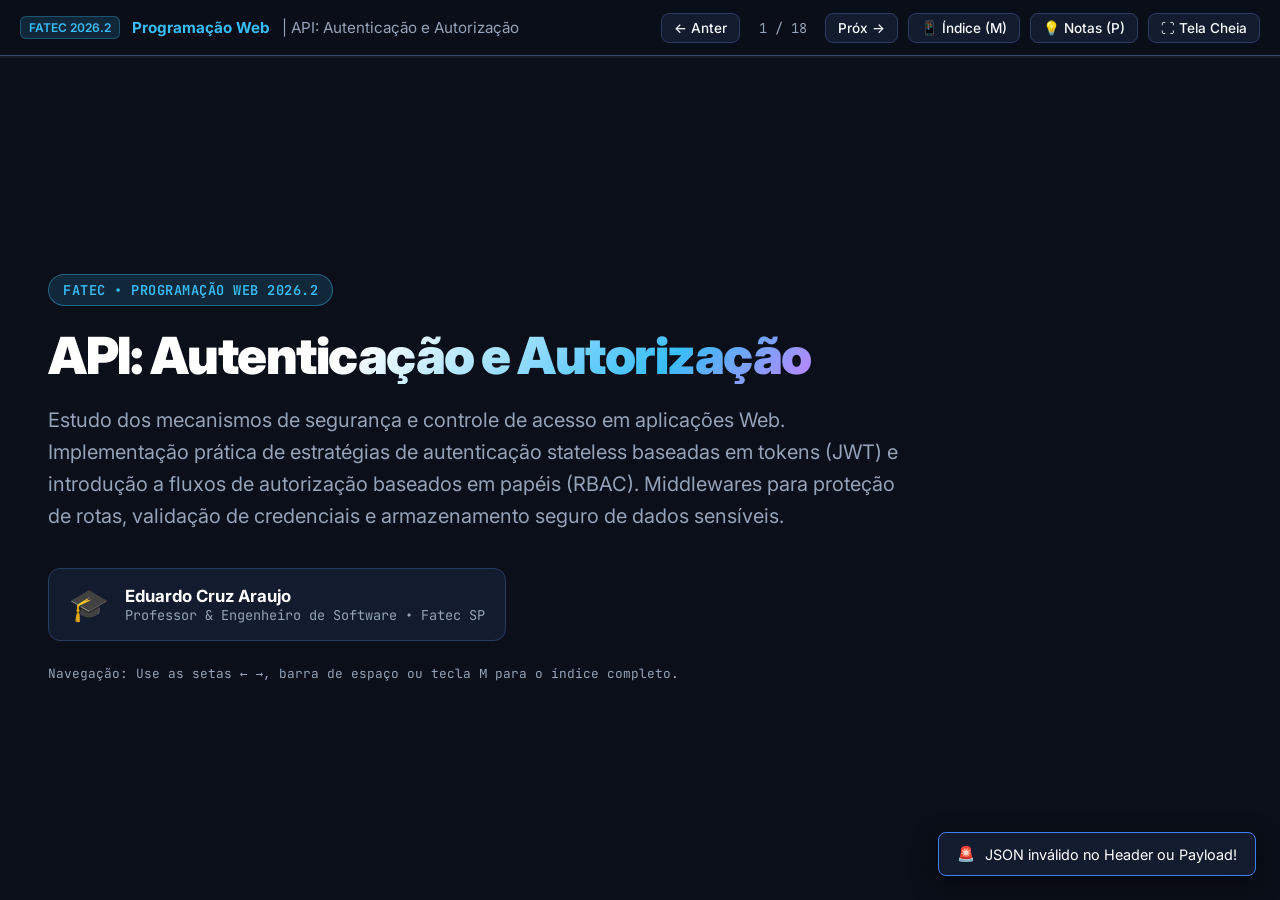
<file: 08-pw-api-autenticacao-e-autorizacao/src/demo/index.html>
<!DOCTYPE html>
<html lang="pt-BR">
<head>
  <meta charset="UTF-8">
  <meta name="viewport" content="width=device-width, initial-scale=1.0">
  <title>API: Autenticação e Autorização | Fatec Ribeirão Preto</title>
  <link rel="preconnect" href="https://fonts.googleapis.com">
  <link rel="preconnect" href="https://fonts.gstatic.com" crossorigin>
  <link href="https://fonts.googleapis.com/css2?family=Fira+Code:wght@400;600&family=Inter:wght@400;500;600;700;800;900&family=JetBrains+Mono:wght@400;600;700&display=swap" rel="stylesheet">
  <link rel="stylesheet" href="styles.css">
</head>
<body>

  <!-- Top Application Navigation Bar -->
  <header class="app-header">
    <div class="brand">
      <span class="brand-badge">FATEC 2026.2</span>
      <span>Programação Web</span>
      <span style="color: var(--text-muted); font-weight: 400;">| API: Autenticação e Autorização</span>
    </div>
    
    <div class="header-controls">
      <button class="btn-nav" id="btn-prev" title="Slide Anterior (Seta Esquerda)">← Anter</button>
      <span class="slide-counter" id="slide-counter">1 / 18</span>
      <button class="btn-nav" id="btn-next" title="Próximo Slide (Seta Direita / Espaço)">Próx →</button>
      <button class="btn-nav" id="btn-overview" title="Menu de Navegação (Tecla M)">📱 Índice (M)</button>
      <button class="btn-nav" id="btn-notes" title="Notas do Apresentador (Tecla P)">💡 Notas (P)</button>
      <button class="btn-nav" id="btn-fullscreen" title="Modo Tela Cheia (Tecla F)">⛶ Tela Cheia</button>
    </div>
  </header>

  <!-- Top Progress Bar -->
  <div class="progress-bar-container">
    <div class="progress-bar" id="progress-bar"></div>
  </div>

  <!-- Slides Viewport -->
  <main class="slides-viewport">

    <!-- SLIDE 1: CAPA -->
    <section class="slide slide-cover active">
      <span class="cover-badge">FATEC • PROGRAMAÇÃO WEB 2026.2</span>
      <h1 class="cover-title">API: Autenticação e Autorização</h1>
      <p class="cover-subtitle">Estudo dos mecanismos de segurança e controle de acesso em aplicações Web. Implementação prática de estratégias de autenticação stateless baseadas em tokens (JWT) e introdução a fluxos de autorização baseados em papéis (RBAC). Middlewares para proteção de rotas, validação de credenciais e armazenamento seguro de dados sensíveis.</p>
      
      <div class="author-box">
        <div style="font-size: 2rem;">🎓</div>
        <div class="author-info">
          <div class="author-name">Eduardo Cruz Araujo</div>
          <div class="author-meta">Professor & Engenheiro de Software • Fatec SP</div>
        </div>
      </div>

      <div style="margin-top: 24px; font-size: 0.8rem; color: var(--text-muted); font-family: var(--font-mono);">
        Navegação: Use as setas <kbd>←</kbd> <kbd>→</kbd>, barra de espaço ou tecla <kbd>M</kbd> para o índice completo.
      </div>
    </section>

    <!-- SLIDE 2: AGENDA -->
    <section class="slide">
      <div class="slide-header">
        <span class="slide-tag">00. Visão Geral</span>
        <h2 class="slide-title">Agenda da Aula</h2>
        <p class="slide-subtitle">Roteiro técnico e conceitual dos tópicos abordados nesta sessão.</p>
      </div>

      <div class="grid-3">
        <div class="card">
          <div class="card-title">🛡️ 01. Fundamentos & AuthN/AuthZ</div>
          <div class="card-body">
            <p>Zero Trust Architecture, a distinção conceitual e operacional entre Autenticação e Autorização, e o panorama de ameaças OWASP API Security Top 10.</p>
          </div>
        </div>

        <div class="card">
          <div class="card-title">⚖️ 02. Stateful vs. Stateless</div>
          <div class="card-body">
            <p>Sessões com cookies e Redis versus tokens autossuficientes JWT. Análise de escalabilidade horizontal, custos de I/O e o desafio da revogação imediata.</p>
          </div>
        </div>

        <div class="card">
          <div class="card-title">🔐 03. Criptografia & Hashing</div>
          <div class="card-body">
            <p>Encoding vs Criptografia vs Hashing. Por que MD5 e SHA-256 falham com senhas, e o uso de KDFs lentos (Argon2id e bcrypt) contra GPUs e Timing Attacks.</p>
          </div>
        </div>

        <div class="card">
          <div class="card-title">📦 04. JWT (RFC 7519) em Detalhe</div>
          <div class="card-body">
            <p>Anatomia Base64URL (Header, Payload, Signature), claims padronizadas e customizadas, e assinaturas simétricas (HS256) vs assimétricas (RS256/JWKS).</p>
          </div>
        </div>

        <div class="card">
          <div class="card-title">🔄 05. Access vs. Refresh Token</div>
          <div class="card-body">
            <p>Estratégia de tokens duplos com TTL reduzido, rotação de Refresh Token (RTR) e detecção automática de reuso malicioso (Reuse Detection).</p>
          </div>
        </div>

        <div class="card">
          <div class="card-title">🚦 06. RBAC & Middlewares</div>
          <div class="card-body">
            <p>Role-Based Access Control, matrizes de escopo granular, pipeline de middlewares, padronização de erros (RFC 9457) e prevenção contra BOLA/IDOR.</p>
          </div>
        </div>
      </div>

      <div class="presenter-notes-box">
        <strong>Notas do Apresentador:</strong> Destaque para os alunos que esta aula integra conceitos de arquitetura distribuída, segurança defensiva e desenvolvimento de backend profissional.
      </div>
    </section>

    <!-- SLIDE 3: ZERO TRUST -->
    <section class="slide">
      <div class="slide-header">
        <span class="slide-tag">01. Fundamentos de Segurança</span>
        <h2 class="slide-title">Zero Trust Architecture em APIs Web</h2>
        <p class="slide-subtitle">A superação do modelo obsoleto de perímetro: "Never trust, always verify".</p>
      </div>

      <div class="grid-2">
        <div class="card">
          <div class="card-title">🏰 Modelo Obsoleto: Castelo & Fosso</div>
          <div class="card-body">
            <p>Assumia-se que qualquer nó dentro da rede interna (VPC) era seguro. Bastava um firewall externo na borda.</p>
            <p><strong>A Falha Fatal:</strong> Se um único container ou credencial for comprometido, o invasor tem trânsito livre para movimento lateral em todos os bancos e microsserviços.</p>
          </div>
        </div>

        <div class="card" style="border-color: var(--accent-emerald);">
          <div class="card-title" style="color: var(--accent-emerald);">🛡️ Modelo Moderno: Zero Trust (NIST SP 800-207)</div>
          <div class="card-body">
            <ul class="bullet-list">
              <li><strong>Nunca Confie, Sempre Verifique:</strong> Toda requisição precisa provar sua identidade e direitos, mesmo originada dentro do cluster.</li>
              <li><strong>Assuma a Brecha (Assume Breach):</strong> Projete a API sob a premissa de que invasores já operam na rede.</li>
              <li><strong>Privilégio Mínimo (Least Privilege):</strong> Conceda estritamente os escopos necessários com TTLs ultracurtos.</li>
            </ul>
          </div>
        </div>
      </div>

      <div class="presenter-notes-box">
        <strong>Notas do Apresentador:</strong> Mostre que mesmo chamadas serviço-a-serviço (mTLS e Service Mesh) utilizam tokens para autenticar o contexto do usuário final que originou a transação.
      </div>
    </section>

    <!-- SLIDE 4: AUTHN VS AUTHZ -->
    <section class="slide">
      <div class="slide-header">
        <span class="slide-tag">01. Fundamentos de Segurança</span>
        <h2 class="slide-title">Autenticação (AuthN) vs. Autorização (AuthZ)</h2>
        <p class="slide-subtitle">A diferença fundamental entre provar identidade e obter concessão de acesso.</p>
      </div>

      <div class="grid-2">
        <div class="card">
          <div class="card-title">👤 Autenticação (AuthN) — "Quem é você?"</div>
          <div class="card-body">
            <p>Verificação das credenciais apresentadas para estabelecer a identidade incontestável da entidade.</p>
            <ul class="bullet-list">
              <li>Validação de login e hash de senha.</li>
              <li>Conferência da assinatura digital do token JWT.</li>
              <li>Checagem de certificados de cliente (mTLS).</li>
              <li><strong>Código HTTP sob Falha:</strong> <code style="color: var(--accent-rose);">401 Unauthorized</code></li>
            </ul>
          </div>
        </div>

        <div class="card">
          <div class="card-title">🔑 Autorização (AuthZ) — "O que você pode fazer?"</div>
          <div class="card-body">
            <p>Avaliação das regras de negócio para determinar se a identidade comprovada tem o direito de executar a ação.</p>
            <ul class="bullet-list">
              <li>Checagem de papéis (RBAC: Admin, Editor, Viewer).</li>
              <li>Inspeção de escopos granulares (<code style="color: var(--accent-cyan);">articles:write</code>).</li>
              <li>Validação de posse do registro alvo (Prevenção BOLA/IDOR).</li>
              <li><strong>Código HTTP sob Falha:</strong> <code style="color: var(--accent-amber);">403 Forbidden</code></li>
            </ul>
          </div>
        </div>
      </div>

      <div class="presenter-notes-box">
        <strong>Notas do Apresentador:</strong> Frisamos a confusão clássica do nome da RFC: o código 401 chama-se "Unauthorized", mas significa "Unauthenticated"! O código real de falta de autorização é o 403 Forbidden.
      </div>
    </section>

    <!-- SLIDE 5: STATEFUL VS STATELESS -->
    <section class="slide">
      <div class="slide-header">
        <span class="slide-tag">02. Dicotomia Arquitetural</span>
        <h2 class="slide-title">Sessões Stateful vs. Tokens Stateless</h2>
        <p class="slide-subtitle">Comparativo de trade-offs entre arquiteturas centralizadas e distribuídas.</p>
      </div>

      <div class="table-container">
        <table>
          <thead>
            <tr>
              <th>Dimensão Arquitetural</th>
              <th>Sessão Stateful (Cookie + Session Store)</th>
              <th>Token Stateless (JWT Bearer Token)</th>
            </tr>
          </thead>
          <tbody>
            <tr>
              <td><strong>Armazenamento de Estado</strong></td>
              <td>Servidor (Cluster Redis / Memcached / DB).</td>
              <td>Cliente (transportado em cada cabeçalho HTTP).</td>
            </tr>
            <tr>
              <td><strong>Custo de I/O por Chamada</strong></td>
              <td><span style="color: var(--accent-rose);">Alto:</span> Leitura obrigatória de rede para cada requisição.</td>
              <td><span style="color: var(--accent-emerald);">Zero:</span> Verificação matemática puramente via CPU local.</td>
            </tr>
            <tr>
              <td><strong>Escalabilidade Horizontal</strong></td>
              <td>Limitada pelo throughput do Session Store compartilhado.</td>
              <td>Infinita: qualquer nó ou microsserviço valida autonomamente.</td>
            </tr>
            <tr>
              <td><strong>Revogação Imediata</strong></td>
              <td><span style="color: var(--accent-emerald);">Instantânea:</span> Basta deletar a chave de sessão no Redis.</td>
              <td><span style="color: var(--accent-amber);">Complexa:</span> Válido até o `exp` (exige blacklist ou TTL curto).</td>
            </tr>
            <tr>
              <td><strong>Tamanho da Carga de Rede</strong></td>
              <td>Mínimo (~32 bytes para o identificador da sessão).</td>
              <td>Maior (~300 bytes a 2 KB com claims e assinatura).</td>
            </tr>
          </tbody>
        </table>
      </div>
    </section>

    <!-- SLIDE 6: CRIPTOGRAFIA VS HASHING -->
    <section class="slide">
      <div class="slide-header">
        <span class="slide-tag">03. Criptografia & Hashing</span>
        <h2 class="slide-title">Encoding vs. Criptografia vs. Hashing</h2>
        <p class="slide-subtitle">Fundamentos matemáticos para proteção de credenciais e integridade.</p>
      </div>

      <div class="grid-3">
        <div class="card">
          <div class="card-title">🔤 Encoding (Base64)</div>
          <div class="card-body">
            <p><strong>NÃO É SEGURANÇA!</strong> Apenas converte bytes arbitrários em caracteres ASCII seguros para tráfego web.</p>
            <p>Reversível instantaneamente por qualquer cliente sem segredo algum.</p>
          </div>
        </div>

        <div class="card">
          <div class="card-title">🔐 Criptografia (AES/RSA)</div>
          <div class="card-body">
            <p>Operação matemática <strong>bidirecional</strong> focada em confidencialidade.</p>
            <p>O texto cifrado pode ser totalmente recuperado mediante a posse da chave secreta ou privada.</p>
          </div>
        </div>

        <div class="card">
          <div class="card-title">⚡ Hashing (Argon2/bcrypt)</div>
          <div class="card-body">
            <p>Operação matemática <strong>unidirecional</strong> de digestão irreversível.</p>
            <p>Gera um hash único. É impossível reverter matematicamente para o texto original.</p>
          </div>
        </div>
      </div>

      <div class="card" style="margin-top: 16px;">
        <div class="card-title">⚠️ Por que MD5 e SHA-256 são Proibidos para Senhas?</div>
        <div class="card-body">
          <p>Hashes rápidos foram projetados para checar integridade de arquivos em gigabytes por segundo. Uma GPU moderna (RTX 4090) calcula mais de <strong>20 bilhões de hashes SHA-256 por segundo</strong>, permitindo quebrar senhas fracas por força bruta em segundos!</p>
        </div>
      </div>
    </section>

    <!-- SLIDE 7: SIMULADOR DE HASHING & TIMING ATTACKS -->
    <section class="slide">
      <div class="slide-header">
        <span class="slide-tag">03. Laboratório Interativo</span>
        <h2 class="slide-title">Simulador de Hashing & Custo Computacional</h2>
        <p class="slide-subtitle">Experimente a velocidade e a resistência de diferentes algoritmos contra força bruta.</p>
      </div>

      <div class="interactive-simulator">
        <div class="sim-header">
          <div class="sim-title">⚡ Benchmark de KDF & Hardness em Tempo Real</div>
          <span class="sim-badge">WebCrypto Engine</span>
        </div>

        <div class="sim-grid">
          <div>
            <div class="form-group">
              <label class="form-label">Algoritmo de Hashing</label>
              <select class="form-select" id="hash-algo-select">
                <option value="sha256">SHA-256 (Inseguro para senhas - Rápido demais)</option>
                <option value="bcrypt" selected>bcrypt (Custo ajustável via rounds exponenciais)</option>
                <option value="argon2id">Argon2id (Padrão Ouro - Resistente a memória/GPU)</option>
              </select>
            </div>

            <div class="form-group">
              <label class="form-label">Parâmetro de Custo / Work Factor</label>
              <input type="number" class="form-input" id="hash-cost-input" value="10" min="4" max="16">
            </div>

            <div class="form-group">
              <label class="form-label">Senha de Entrada para Teste</label>
              <input type="text" class="form-input" id="hash-password-input" value="fatec_segura_2026!">
            </div>

            <button class="btn-nav btn-primary" id="btn-run-hash" style="width: 100%;">⚡ Calcular Hash</button>
          </div>

          <div>
            <div class="form-group">
              <label class="form-label">Hash Criptográfico Resultante</label>
              <textarea class="form-textarea" id="hash-result-output" rows="3" readonly style="color: var(--accent-emerald);"></textarea>
            </div>

            <div class="grid-2">
              <div class="card" style="padding: 12px;">
                <div style="font-size: 0.75rem; color: var(--text-muted);">Tempo de Cálculo (CPU)</div>
                <div id="hash-elapsed-display" style="font-size: 1.3rem; font-weight: 700; color: var(--accent-cyan);">0.00 ms</div>
              </div>
              <div class="card" style="padding: 12px;">
                <div style="font-size: 0.75rem; color: var(--text-muted);">Resistência Estimada</div>
                <div id="hash-gpu-speed-display" style="font-size: 0.75rem; color: var(--accent-amber);">Pronto para calcular.</div>
              </div>
            </div>
          </div>
        </div>
      </div>
    </section>

    <!-- SLIDE 8: ANATOMIA DO JWT -->
    <section class="slide">
      <div class="slide-header">
        <span class="slide-tag">04. JSON Web Tokens (RFC 7519)</span>
        <h2 class="slide-title">Anatomia Estrutural do JWT</h2>
        <p class="slide-subtitle">Formato compacto dividido em três segmentos Base64URL separados por pontos.</p>
      </div>

      <div class="grid-3">
        <div class="card" style="border-color: var(--jwt-header);">
          <div class="card-title" style="color: var(--jwt-header);">1. HEADER</div>
          <div class="card-body">
            <p>Metadados sobre o token:</p>
            <pre><code>{
  "alg": "HS256",
  "typ": "JWT"
}</code></pre>
            <p>Indica o algoritmo criptográfico de assinatura e a tipagem do objeto.</p>
          </div>
        </div>

        <div class="card" style="border-color: var(--jwt-payload);">
          <div class="card-title" style="color: var(--jwt-payload);">2. PAYLOAD (Claims)</div>
          <div class="card-body">
            <p>Afirmações sobre a entidade:</p>
            <pre><code>{
  "sub": "usr_104",
  "name": "Mariana",
  "role": "editor",
  "exp": 1728954000
}</code></pre>
            <p>Contém as claims registradas e customizadas. <strong>Não é cifrado!</strong></p>
          </div>
        </div>

        <div class="card" style="border-color: var(--jwt-signature);">
          <div class="card-title" style="color: var(--jwt-signature);">3. SIGNATURE</div>
          <div class="card-body">
            <p>Garantia de integridade:</p>
            <pre><code>HMACSHA256(
  base64Url(header) + "." +
  base64Url(payload),
  secret_key
)</code></pre>
            <p>Impede que terceiros adulterem as claims sem invalidar a assinatura.</p>
          </div>
        </div>
      </div>
    </section>

    <!-- SLIDE 9: SIMULADOR JWT & TAMPER LAB -->
    <section class="slide">
      <div class="slide-header">
        <span class="slide-tag">04. Laboratório Interativo</span>
        <h2 class="slide-title">JWT Inspector & Simulador de Adulteração (Tamper Lab)</h2>
        <p class="slide-subtitle">Edite claims, teste assinaturas válidas e visualize como ataques de adulteração são detectados.</p>
      </div>

      <div class="interactive-simulator">
        <div class="sim-header">
          <div class="sim-title">🛡️ Token Interativo & Validador de Assinatura</div>
          <div id="jwt-status-badge" class="status-pill valid">Carregando...</div>
        </div>

        <div class="jwt-token-box" id="jwt-encoded-display" style="margin-bottom: 16px;"></div>

        <div class="sim-grid">
          <div>
            <div class="form-group">
              <label class="form-label" style="color: var(--jwt-header);">Header (JSON)</label>
              <textarea class="form-textarea" id="jwt-header-input" rows="3"></textarea>
            </div>
            <div class="form-group">
              <label class="form-label" style="color: var(--jwt-payload);">Payload Claims (JSON)</label>
              <textarea class="form-textarea" id="jwt-payload-input" rows="7"></textarea>
            </div>
          </div>

          <div>
            <div class="form-group">
              <label class="form-label" style="color: var(--jwt-signature);">Secret Key do Servidor</label>
              <input type="text" class="form-input" id="jwt-secret-input" value="chave_secreta_super_segura_da_fatec_2026">
            </div>

            <div style="display: flex; flex-direction: column; gap: 8px; margin-top: 20px;">
              <button class="btn-nav btn-primary" id="btn-jwt-sign">✍️ Recalcular Assinatura Válida</button>
              <button class="btn-nav btn-danger" id="btn-jwt-tamper">🚨 Adulterar Payload (Role ➔ 'superadmin')</button>
              <button class="btn-nav btn-warning" id="btn-jwt-none-attack">⚠️ Testar Ataque "alg: none"</button>
              <button class="btn-nav" id="btn-jwt-expire">⏰ Forçar Token Expirado (exp no passado)</button>
            </div>
          </div>
        </div>
      </div>
    </section>

    <!-- SLIDE 10: SIMÉTRICA VS ASSIMÉTRICA -->
    <section class="slide">
      <div class="slide-header">
        <span class="slide-tag">04. Criptografia em JWT</span>
        <h2 class="slide-title">Assinatura Simétrica (HS256) vs. Assimétrica (RS256)</h2>
        <p class="slide-subtitle">Distribuição segura de chaves em arquiteturas monolíticas e microsserviços.</p>
      </div>

      <div class="grid-2">
        <div class="card">
          <div class="card-title">🔑 Assinatura Simétrica (HMAC SHA-256 / HS256)</div>
          <div class="card-body">
            <p>O emissor e todos os validadores compartilham exatamente a mesma <strong>SECRET_KEY</strong>.</p>
            <ul class="bullet-list">
              <li><strong>Vantagem:</strong> Ultrarrápida e implementação trivial.</li>
              <li><strong>Risco Crítico:</strong> Se um microsserviço que apenas valida o token tiver sua chave vazada, qualquer pessoa pode usá-la para emitir novos tokens com poderes de administrador!</li>
            </ul>
          </div>
        </div>

        <div class="card" style="border-color: var(--accent-cyan);">
          <div class="card-title" style="color: var(--accent-cyan);">🏛️ Assinatura Assimétrica (RSA / RS256 / JWKS)</div>
          <div class="card-body">
            <p>Usa um par de chaves: <strong>Chave Privada</strong> para emitir; <strong>Chave Pública</strong> para validar.</p>
            <ul class="bullet-list">
              <li><strong>Vantagem:</strong> O Serviço de Identidade mantém a chave privada em cofre. Todos os outros microsserviços baixam a chave pública via JWKS (RFC 7517) e apenas validam tokens.</li>
              <li><strong>Segurança:</strong> Mesmo que a chave pública vaze, ninguém consegue emitir tokens válidos!</li>
            </ul>
          </div>
        </div>
      </div>
    </section>

    <!-- SLIDE 11: REFRESH TOKEN ROTATION -->
    <section class="slide">
      <div class="slide-header">
        <span class="slide-tag">05. Ciclo de Vida do Token</span>
        <h2 class="slide-title">Refresh Token Rotation (RTR) & Detecção de Roubo</h2>
        <p class="slide-subtitle">Como conciliar segurança de curto prazo com sessões prolongadas e detecção ativa de replay.</p>
      </div>

      <div class="grid-2">
        <div class="card">
          <div class="card-title">⏱️ Access Token (Curta Duração)</div>
          <div class="card-body">
            <p>TTL típico: <strong>5 a 15 minutos</strong>.</p>
            <p>Enviado em toda requisição HTTP no cabeçalho <code style="color: var(--accent-cyan);">Authorization: Bearer &lt;token&gt;</code>.</p>
            <p>Se interceptado, a janela temporal de exposição é minúscula.</p>
          </div>
        </div>

        <div class="card">
          <div class="card-title">🔄 Refresh Token com Rotação (RTR)</div>
          <div class="card-body">
            <p>TTL típico: <strong>7 a 30 dias</strong>.</p>
            <p>Trafegado estritamente na rota de renovação (<code style="color: var(--accent-emerald);">POST /auth/refresh</code>).</p>
            <p><strong>A Cada Uso:</strong> O refresh token antigo é invalidado imediatamente e um novo par de tokens é emitido.</p>
          </div>
        </div>
      </div>

      <div class="card" style="margin-top: 16px; border-color: var(--accent-rose);">
        <div class="card-title" style="color: var(--accent-rose);">🚨 Mecanismo de Detecção de Reuso (Reuse Detection)</div>
        <div class="card-body">
          <p>Se um invasor interceptou um Refresh Token antigo e tentar utilizá-lo após ele já ter sido rotacionado pelo usuário legítimo, o servidor detecta: <em>"Token zumbi reutilizado!"</em>. O sistema dispara um alerta e <strong>revoga imediatamente toda a família de tokens</strong>, protegendo a conta e forçando novo login.</p>
        </div>
      </div>
    </section>

    <!-- SLIDE 12: SIMULADOR RTR -->
    <section class="slide">
      <div class="slide-header">
        <span class="slide-tag">05. Laboratório Interativo</span>
        <h2 class="slide-title">Simulador de Refresh Token Rotation (RTR)</h2>
        <p class="slide-subtitle">Acompanhe a expiração dos tokens, rotacione gerações e simule um ataque de replay em tempo real.</p>
      </div>

      <div class="interactive-simulator">
        <div class="sim-header">
          <div class="sim-title">🔄 Ciclo de Vida da Sessão & Detecção de Reuso</div>
          <span class="sim-badge">Live Token Engine</span>
        </div>

        <div class="grid-2" style="margin-bottom: 20px;">
          <div class="card">
            <div style="font-size: 0.8rem; color: var(--text-muted); margin-bottom: 4px;">ACCESS TOKEN (TTL: 15s)</div>
            <div id="rtr-access-time" style="font-size: 1.6rem; font-weight: 800; color: var(--accent-emerald);">15s</div>
            <div style="height: 6px; background: rgba(255,255,255,0.1); border-radius: 3px; margin-top: 8px; overflow: hidden;">
              <div id="rtr-access-progress" style="height: 100%; width: 100%; background: var(--accent-emerald); transition: width 1s linear;"></div>
            </div>
          </div>

          <div class="card">
            <div style="font-size: 0.8rem; color: var(--text-muted); margin-bottom: 4px;">REFRESH TOKEN (TTL: 60s)</div>
            <div id="rtr-refresh-time" style="font-size: 1.6rem; font-weight: 800; color: var(--accent-cyan);">60s</div>
            <div style="height: 6px; background: rgba(255,255,255,0.1); border-radius: 3px; margin-top: 8px; overflow: hidden;">
              <div id="rtr-refresh-progress" style="height: 100%; width: 100%; background: var(--accent-cyan); transition: width 1s linear;"></div>
            </div>
          </div>
        </div>

        <div class="card" id="rtr-family-display" style="margin-bottom: 16px; font-size: 0.9rem; line-height: 1.6;"></div>

        <div style="display: flex; gap: 12px; flex-wrap: wrap;">
          <button class="btn-nav btn-primary" id="btn-rtr-call-api">🚀 Fazer Requisição com Access Token</button>
          <button class="btn-nav btn-success" id="btn-rtr-refresh">🔄 Renovar Tokens (/auth/refresh)</button>
          <button class="btn-nav btn-danger" id="btn-rtr-replay-attack">🚨 Simular Ataque de Replay (Reutilizar Token Antigo)</button>
        </div>
      </div>
    </section>

    <!-- SLIDE 13: RBAC & MATRIZ DE ESCOPOS -->
    <section class="slide">
      <div class="slide-header">
        <span class="slide-tag">06. Controle de Acesso</span>
        <h2 class="slide-title">Modelo RBAC (Role-Based Access Control) & Escopos</h2>
        <p class="slide-subtitle">Como modelar permissões atômicas desacopladas de regras engessadas no código.</p>
      </div>

      <div class="grid-2">
        <div class="card">
          <div class="card-title">👥 Hierarquia de Papéis (Roles)</div>
          <div class="card-body">
            <p>Os usuários são vinculados a funções de negócio bem definidas:</p>
            <ul class="bullet-list">
              <li><strong>Viewer:</strong> Acesso somente-leitura aos recursos públicos.</li>
              <li><strong>Editor:</strong> Leitura e escrita de recursos sob sua alçada.</li>
              <li><strong>Admin:</strong> Acesso irrestrito a operações administrativas globais.</li>
            </ul>
          </div>
        </div>

        <div class="card">
          <div class="card-title">🎯 Escopos e Permissões Granulares</div>
          <div class="card-body">
            <p>O código da API <strong>nunca valida papéis fixos</strong>; valida escopos de ação e recurso:</p>
            <ul class="bullet-list">
              <li><code style="color: var(--accent-cyan);">articles:read</code>, <code style="color: var(--accent-cyan);">articles:write</code></li>
              <li><code style="color: var(--accent-amber);">invoices:pay</code></li>
              <li><code style="color: var(--accent-rose);">users:delete</code></li>
            </ul>
          </div>
        </div>
      </div>

      <div class="card" style="margin-top: 16px;">
        <div class="card-title">⚡ O Alerta do BOLA / IDOR (OWASP API1)</div>
        <div class="card-body">
          <p>Ter o papel de "Editor" e a permissão <code style="color: var(--accent-cyan);">documents:read</code> <strong>não significa que você pode ler os documentos confidenciais de outros usuários!</strong></p>
          <p>O controller deve obrigatoriamente validar a posse do recurso específico: <code style="color: var(--accent-emerald);">document.owner_id == current_user.id</code>.</p>
        </div>
      </div>
    </section>

    <!-- SLIDE 14: PIPELINE DE MIDDLEWARES -->
    <section class="slide">
      <div class="slide-header">
        <span class="slide-tag">06. Arquitetura de Middlewares</span>
        <h2 class="slide-title">Pipeline de Middlewares & Cadeia de Responsabilidade</h2>
        <p class="slide-subtitle">A anatomia de interceptação sequencial em frameworks de alta performance.</p>
      </div>

      <div class="pipeline-track">
        <div class="pipeline-node" id="node-rate">
          <div style="font-size: 1.2rem;">🛡️</div>
          <div style="font-weight: 700; font-size: 0.85rem; color: #fff;">1. Rate Limiting</div>
          <div style="font-size: 0.75rem; color: var(--text-muted);">Bloqueia Brute-Force</div>
        </div>

        <div class="pipeline-arrow">➔</div>

        <div class="pipeline-node" id="node-authn">
          <div style="font-size: 1.2rem;">👤</div>
          <div style="font-weight: 700; font-size: 0.85rem; color: #fff;">2. AuthN (JWT)</div>
          <div style="font-size: 0.75rem; color: var(--text-muted);">Valida Assinatura/Exp</div>
        </div>

        <div class="pipeline-arrow">➔</div>

        <div class="pipeline-node" id="node-authz">
          <div style="font-size: 1.2rem;">🔑</div>
          <div style="font-weight: 700; font-size: 0.85rem; color: #fff;">3. AuthZ (RBAC)</div>
          <div style="font-size: 0.75rem; color: var(--text-muted);">Checa Escopo/Papel</div>
        </div>

        <div class="pipeline-arrow">➔</div>

        <div class="pipeline-node" id="node-bola">
          <div style="font-size: 1.2rem;">📄</div>
          <div style="font-weight: 700; font-size: 0.85rem; color: #fff;">4. Posse (BOLA)</div>
          <div style="font-size: 0.75rem; color: var(--text-muted);">owner_id == user.id</div>
        </div>

        <div class="pipeline-arrow">➔</div>

        <div class="pipeline-node" id="node-handler">
          <div style="font-size: 1.2rem;">⚡</div>
          <div style="font-weight: 700; font-size: 0.85rem; color: #fff;">5. Controller</div>
          <div style="font-size: 0.75rem; color: var(--text-muted);">Regra de Negócio</div>
        </div>
      </div>

      <div class="grid-2">
        <div class="card">
          <div class="card-title" style="color: var(--accent-rose);">❌ HTTP 401 Unauthorized</div>
          <div class="card-body">
            <p>Disparado pelo estágio de <strong>AuthN</strong> se o cabeçalho Authorization estiver ausente, se a assinatura JWT for inválida ou se o token estiver expirado.</p>
          </div>
        </div>

        <div class="card">
          <div class="card-title" style="color: var(--accent-amber);">🚫 HTTP 403 Forbidden</div>
          <div class="card-body">
            <p>Disparado pelos estágios de <strong>AuthZ ou BOLA</strong>. A identidade do usuário foi comprovada com sucesso, mas ele não tem privilégios suficientes para acessar aquele registro.</p>
          </div>
        </div>
      </div>
    </section>

    <!-- SLIDE 15: SIMULADOR DE PIPELINE RBAC -->
    <section class="slide">
      <div class="slide-header">
        <span class="slide-tag">06. Laboratório Interativo</span>
        <h2 class="slide-title">Simulador de Pipeline de Middlewares & RBAC</h2>
        <p class="slide-subtitle">Selecione uma identidade e uma rota para assistir a validação em cascata e a resposta RFC 9457.</p>
      </div>

      <div class="interactive-simulator">
        <div class="sim-header">
          <div class="sim-title">🚦 Execução do Pipeline de Requisição</div>
          <span class="sim-badge">Chain of Responsibility</span>
        </div>

        <div class="sim-grid">
          <div>
            <div class="form-group">
              <label class="form-label">Identidade / Usuário Autenticado</label>
              <select class="form-select" id="sim-user-select">
                <option value="anonymous">Anônimo (Sem cabeçalho Authorization)</option>
                <option value="viewer">Carlos (Viewer - Permissão: articles:read)</option>
                <option value="editor" selected>Mariana (Editor - Permissões: articles:read, articles:write)</option>
                <option value="admin">Eduardo (Admin - Acesso total '*')</option>
              </select>
            </div>

            <div class="form-group">
              <label class="form-label">Rota e Operação Alvo</label>
              <select class="form-select" id="sim-route-select">
                <option value="GET /api/v1/articles">GET /api/v1/articles (Público / Leitura geral)</option>
                <option value="POST /api/v1/articles">POST /api/v1/articles (Exige escopo articles:write)</option>
                <option value="DELETE /api/v1/users/42">DELETE /api/v1/users/42 (Exige papel Admin)</option>
                <option value="GET /api/v1/documents/doc_104">GET /api/v1/documents/doc_104 (BOLA Check - Pertence à Mariana)</option>
              </select>
            </div>

            <button class="btn-nav btn-primary" id="btn-fire-pipeline" style="width: 100%; margin-top: 10px;">
              🚀 Disparar Requisição pelo Pipeline
            </button>
          </div>

          <div>
            <div class="form-group">
              <label class="form-label">Resposta HTTP (RFC 9457 Problem Details)</label>
              <textarea class="form-textarea" id="pipeline-response-output" rows="10" readonly style="color: var(--accent-cyan); font-size: 0.8rem;"></textarea>
            </div>
          </div>
        </div>
      </div>
    </section>

    <!-- SLIDE 16: CÓDIGO FASTAPI -->
    <section class="slide">
      <div class="slide-header">
        <span class="slide-tag">07. Implementação Prática</span>
        <h2 class="slide-title">Proteção de Rotas com FastAPI & Dependencies</h2>
        <p class="slide-subtitle">Código limpo, tipado e pronto para produção com injeção de dependência.</p>
      </div>

      <pre><code class="language-python">from fastapi import FastAPI, Depends, HTTPException, status
from fastapi.security import HTTPBearer, HTTPAuthorizationCredentials
import jwt

app = FastAPI(title="TaskFlow API")
security = HTTPBearer()
SECRET_KEY = "sua_chave_mestra_super_secreta"

async def get_current_user(credentials: HTTPAuthorizationCredentials = Depends(security)):
    try:
        payload = jwt.decode(credentials.credentials, SECRET_KEY, algorithms=["HS256"])
        return payload
    except jwt.ExpiredSignatureError:
        raise HTTPException(status_code=401, detail="Token expirado.")
    except jwt.PyJWTError:
        raise HTTPException(status_code=401, detail="Assinatura inválida.")

def require_permission(permission: str):
    def checker(user: dict = Depends(get_current_user)):
        user_perms = user.get("permissions", [])
        if permission not in user_perms and "*" not in user_perms:
            raise HTTPException(status_code=403, detail=f"Falta permissão: {permission}")
        return user
    return checker

@app.post("/api/v1/articles")
async def create_article(article_data: dict, user: dict = Depends(require_permission("articles:write"))):
    return {"message": "Artigo publicado!", "author": user["sub"]}</code></pre>
    </section>

    <!-- SLIDE 17: CHECKLIST DE PRODUÇÃO -->
    <section class="slide">
      <div class="slide-header">
        <span class="slide-tag">08. Engenharia de Produção</span>
        <h2 class="slide-title">Checklist de Segurança para APIs em Produção</h2>
        <p class="slide-subtitle">Auditoria técnica essencial antes de abrir endpoints para a internet.</p>
      </div>

      <div class="grid-2">
        <div class="card">
          <div class="card-title">🔒 Criptografia & Tokens</div>
          <ul class="bullet-list">
            <li>HTTPS / TLS 1.3 obrigatório de ponta a ponta.</li>
            <li>Senhas com Argon2id ou bcrypt (Work Factor &ge; 12).</li>
            <li>Comparação em tempo constante (<code style="color: var(--accent-cyan);">hmac.compare_digest</code>).</li>
            <li>Access Tokens com TTL curto (&le; 15 minutos).</li>
            <li>Refresh Token Rotation (RTR) com detecção de reuso ativada.</li>
          </ul>
        </div>

        <div class="card">
          <div class="card-title">🛡️ Controle de Acesso & Infra</div>
          <ul class="bullet-list">
            <li>Verificação mandatória de posse de recursos contra BOLA.</li>
            <li>Rate Limiting rigoroso nas rotas de autenticação (/login, /refresh).</li>
            <li>Cookies protegidos com flags <code style="color: var(--accent-emerald);">HttpOnly; Secure; SameSite=Strict</code>.</li>
            <li>Segredos fora do Git e gerenciados via Secrets Manager / Vault.</li>
            <li>Padronização de respostas de erro seguindo a RFC 9457.</li>
          </ul>
        </div>
      </div>
    </section>

    <!-- SLIDE 18: ENCERRAMENTO -->
    <section class="slide slide-cover">
      <span class="cover-badge">FATEC RIBEIRÃO PRETO • ADS 2026.2</span>
      <h1 class="cover-title">Dúvidas & Discussão Técnica</h1>
      <p class="cover-subtitle">Utilize os simuladores interativos para testar cenários de borda, algoritmos KDF, adulteração de JWT e rotação de Refresh Tokens!</p>
      
      <div class="author-box">
        <div style="font-size: 2rem;">🎓</div>
        <div class="author-info">
          <div class="author-name">Eduardo Cruz Araujo</div>
          <div class="author-meta">Disciplina: Programação Web • Fatec SP</div>
        </div>
      </div>
    </section>

  </main>

  <!-- Modal Overview / Table of Contents -->
  <div class="modal-backdrop" id="overview-modal">
    <div class="modal-content">
      <div class="modal-header">
        <div class="modal-title">Índice da Apresentação</div>
        <button class="btn-nav" id="modal-close">✕ Fechar (ESC)</button>
      </div>
      <div class="modal-body" id="toc-grid"></div>
    </div>
  </div>

  <!-- Toast Container -->
  <div class="toast-container" id="toast-container"></div>

  <script src="app.js"></script>
</body>
</html>
</file>
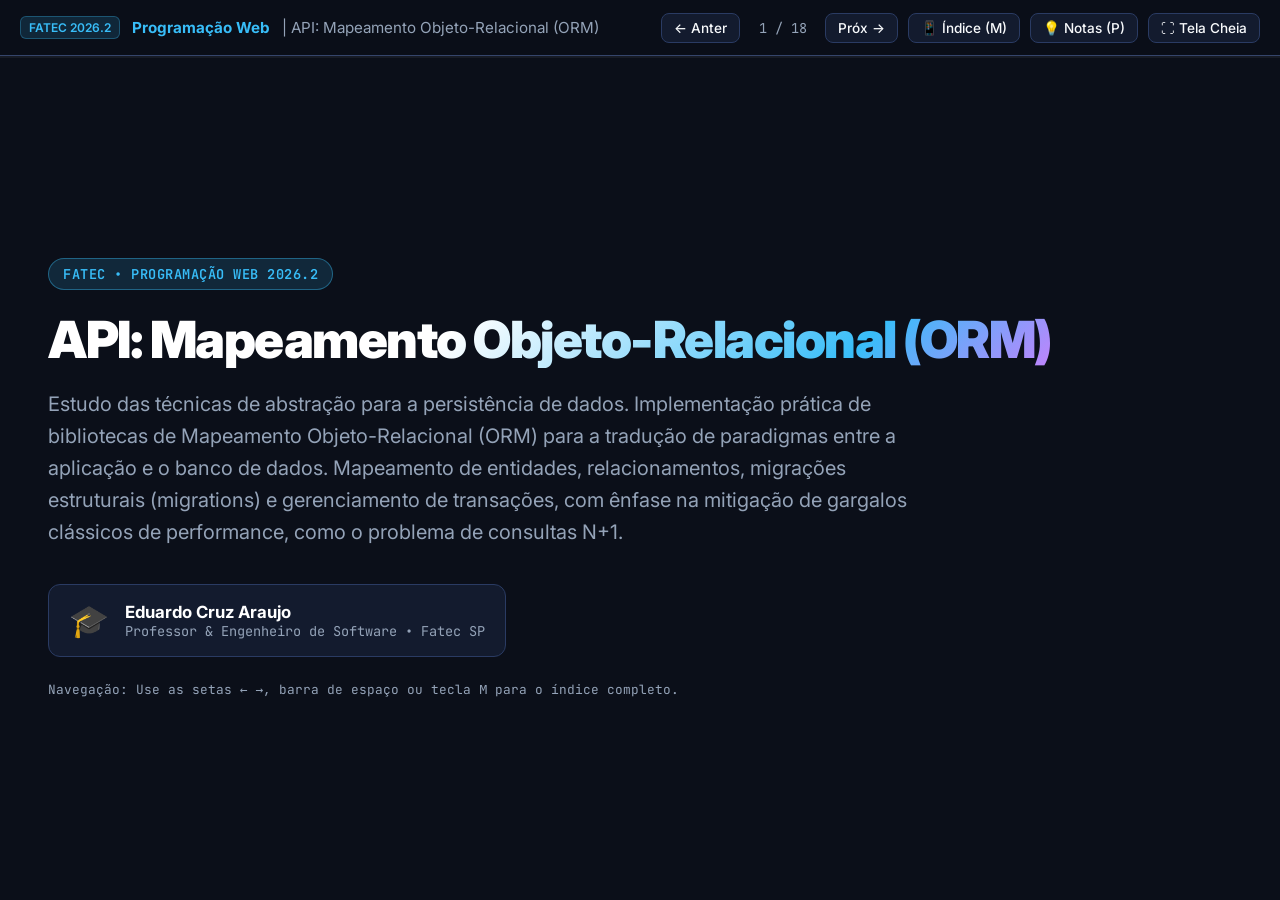
<file: 09-pw-api-mapeamento-objeto-relacional-orm/src/demo/index.html>
<!DOCTYPE html>
<html lang="pt-BR">
<head>
  <meta charset="UTF-8">
  <meta name="viewport" content="width=device-width, initial-scale=1.0">
  <title>API: Mapeamento Objeto-Relacional (ORM) | Fatec Ribeirão Preto</title>
  <link rel="preconnect" href="https://fonts.googleapis.com">
  <link rel="preconnect" href="https://fonts.gstatic.com" crossorigin>
  <link href="https://fonts.googleapis.com/css2?family=Fira+Code:wght@400;600&family=Inter:wght@400;500;600;700;800;900&family=JetBrains+Mono:wght@400;600;700&display=swap" rel="stylesheet">
  <link rel="stylesheet" href="styles.css">
</head>
<body>

  <!-- Top Application Navigation Bar -->
  <header class="app-header">
    <div class="brand">
      <span class="brand-badge">FATEC 2026.2</span>
      <span>Programação Web</span>
      <span style="color: var(--text-muted); font-weight: 400;">| API: Mapeamento Objeto-Relacional (ORM)</span>
    </div>
    
    <div class="header-controls">
      <button class="btn-nav" id="btn-prev" title="Slide Anterior (Seta Esquerda)">← Anter</button>
      <span class="slide-counter" id="slide-counter">1 / 18</span>
      <button class="btn-nav" id="btn-next" title="Próximo Slide (Seta Direita / Espaço)">Próx →</button>
      <button class="btn-nav" id="btn-overview" title="Menu de Navegação (Tecla M)">📱 Índice (M)</button>
      <button class="btn-nav" id="btn-notes" title="Notas do Apresentador (Tecla P)">💡 Notas (P)</button>
      <button class="btn-nav" id="btn-fullscreen" title="Modo Tela Cheia (Tecla F)">⛶ Tela Cheia</button>
    </div>
  </header>

  <!-- Top Progress Bar -->
  <div class="progress-bar-container">
    <div class="progress-bar" id="progress-bar"></div>
  </div>

  <!-- Slides Viewport -->
  <main class="slides-viewport">

    <!-- SLIDE 1: CAPA -->
    <section class="slide slide-cover active">
      <span class="cover-badge">FATEC • PROGRAMAÇÃO WEB 2026.2</span>
      <h1 class="cover-title">API: Mapeamento Objeto-Relacional (ORM)</h1>
      <p class="cover-subtitle">Estudo das técnicas de abstração para a persistência de dados. Implementação prática de bibliotecas de Mapeamento Objeto-Relacional (ORM) para a tradução de paradigmas entre a aplicação e o banco de dados. Mapeamento de entidades, relacionamentos, migrações estruturais (migrations) e gerenciamento de transações, com ênfase na mitigação de gargalos clássicos de performance, como o problema de consultas N+1.</p>
      
      <div class="author-box">
        <div style="font-size: 2rem;">🎓</div>
        <div class="author-info">
          <div class="author-name">Eduardo Cruz Araujo</div>
          <div class="author-meta">Professor & Engenheiro de Software • Fatec SP</div>
        </div>
      </div>

      <div style="margin-top: 24px; font-size: 0.8rem; color: var(--text-muted); font-family: var(--font-mono);">
        Navegação: Use as setas <kbd>←</kbd> <kbd>→</kbd>, barra de espaço ou tecla <kbd>M</kbd> para o índice completo.
      </div>
    </section>

    <!-- SLIDE 2: AGENDA -->
    <section class="slide">
      <div class="slide-header">
        <span class="slide-tag">00. Visão Geral</span>
        <h2 class="slide-title">Agenda da Aula</h2>
        <p class="slide-subtitle">Roteiro técnico e conceitual sobre persistência moderna em APIs.</p>
      </div>

      <div class="grid-3">
        <div class="card">
          <div class="card-title">⚡ 01. Impedance Mismatch</div>
          <div class="card-body">
            <p>O abismo entre grafos orientados a objetos e a álgebra relacional. O espectro: Raw SQL vs Query Builders vs Micro-ORMs vs Full ORMs.</p>
          </div>
        </div>

        <div class="card">
          <div class="card-title">🏛️ 02. Active Record vs Data Mapper</div>
          <div class="card-body">
            <p>Acoplamento vs Separação de Responsabilidade (SRP). O padrão Unit of Work (UoW), Change Tracking e Dirty Checking automático.</p>
          </div>
        </div>

        <div class="card">
          <div class="card-title">🧩 03. Entidades & Relacionamentos</div>
          <div class="card-body">
            <p>Mapeamento declarativo tipado, UUIDv7 vs Auto-increment, associações 1:1, 1:N e N:N, ações em cascata e Soft Delete.</p>
          </div>
        </div>

        <div class="card">
          <div class="card-title">🚨 04. O Problema de Consultas N+1</div>
          <div class="card-body">
            <p>Anatomia do maior gargalo de latência em APIs. Lazy Loading vs Joined Eager Loading (`LEFT JOIN`) vs Select-IN Eager Loading (`IN (...)`).</p>
          </div>
        </div>

        <div class="card">
          <div class="card-title">🔒 05. Transações & Concorrência</div>
          <div class="card-body">
            <p>Propriedades ACID, a diferença entre `flush()` e `commit()`, e controle de concorrência: Pessimistic (`FOR UPDATE`) vs Optimistic Locking (`version`).</p>
          </div>
        </div>

        <div class="card">
          <div class="card-title">🛠️ 06. Migrações & Produção</div>
          <div class="card-body">
            <p>Infraestrutura como Código no banco com Alembic/Prisma, Zero-Downtime Migrations (Expand & Contract) e dimensionamento de Connection Pool.</p>
          </div>
        </div>
      </div>
    </section>

    <!-- SLIDE 3: IMPEDANCE MISMATCH -->
    <section class="slide">
      <div class="slide-header">
        <span class="slide-tag">01. Fundamentos de Persistência</span>
        <h2 class="slide-title">O Descasamento de Impedância Objeto-Relacional</h2>
        <p class="slide-subtitle">O conflito teórico entre o grafo de objetos e as tabelas relacionais bidimensionais.</p>
      </div>

      <div class="grid-2">
        <div class="card">
          <div class="card-title" style="color: var(--accent-purple);">☕ Modelo Orientado a Objetos</div>
          <div class="card-body">
            <ul class="bullet-list">
              <li><strong>Grafos Aninhados:</strong> Objetos possuem referências diretas e coleções em memória (<code style="color: var(--accent-purple);">user.orders[0].items</code>).</li>
              <li><strong>Identidade por Ponteiro:</strong> Dois objetos são idênticos se ocupam o mesmo endereço de memória (<code style="color: var(--accent-cyan);">a is b</code>).</li>
              <li><strong>Herança e Polimorfismo:</strong> Classes herdam comportamentos e propriedades hierarquicamente.</li>
              <li><strong>Encapsulamento:</strong> O estado interno é protegido com modificadores privados.</li>
            </ul>
          </div>
        </div>

        <div class="card" style="border-color: var(--accent-emerald);">
          <div class="card-title" style="color: var(--accent-emerald);">🗄️ Modelo Relacional (SQL)</div>
          <div class="card-body">
            <ul class="bullet-list">
              <li><strong>Tabelas Planas:</strong> Relações bidimensionais normalizadas (Linhas e Colunas).</li>
              <li><strong>Identidade por Chave Primária:</strong> A unicidade é determinada pelo valor escalar da PK (<code style="color: var(--accent-emerald);">id = 104</code>).</li>
              <li><strong>Álgebra Relacional:</strong> Sem herança direta; relações são resolvidas por Junções (<code style="color: var(--accent-cyan);">JOIN</code>) e Foreign Keys.</li>
              <li><strong>Acesso Ad-hoc:</strong> Qualquer query arbitrária pode projetar colunas livremente.</li>
            </ul>
          </div>
        </div>
      </div>

      <div class="card" style="margin-top: 16px;">
        <div class="card-title">💡 A Missão Central do ORM</div>
        <div class="card-body">
          <p>O <strong>ORM (Object-Relational Mapping)</strong> atua como a ponte bidirecional que traduz automaticamente operações de orientação a objetos em comandos SQL eficientes, gerenciando o ciclo de vida e a integridade dos dados.</p>
        </div>
      </div>
    </section>

    <!-- SLIDE 4: ACTIVE RECORD VS DATA MAPPER -->
    <section class="slide">
      <div class="slide-header">
        <span class="slide-tag">02. Padrões Arquiteturais</span>
        <h2 class="slide-title">Active Record vs. Data Mapper</h2>
        <p class="slide-subtitle">A dicotomia clássica descrita por Martin Fowler no livro P of EAA.</p>
      </div>

      <div class="grid-2">
        <div class="card">
          <div class="card-title">📦 Active Record (Django, Rails, Prisma)</div>
          <div class="card-body">
            <p>A entidade representa tanto a linha da tabela quanto os métodos de acesso a dados:</p>
            <pre><code>user = User(name="Eduardo")
user.save()  # A própria entidade grava a si mesma!
users = User.find(active=True)</code></pre>
            <p><strong>Vantagem:</strong> Simplicidade e altíssima velocidade em CRUDs.</p>
            <p><strong>Desvantagem:</strong> Alto acoplamento; viola o princípio de responsabilidade única (SRP) e dificulta testes unitários desacoplados.</p>
          </div>
        </div>

        <div class="card" style="border-color: var(--accent-cyan);">
          <div class="card-title" style="color: var(--accent-cyan);">🏛️ Data Mapper (SQLAlchemy 2.0, Hibernate)</div>
          <div class="card-body">
            <p>A entidade é um objeto de domínio puro, isolado da camada de banco:</p>
            <pre><code>user = User(name="Eduardo")
session.add(user)  # O Repositório/Sessão cuida da gravação!
await session.commit()</code></pre>
            <p><strong>Vantagem:</strong> Desacoplamento total, arquitetura limpa (*Clean Architecture*) e excelente testabilidade.</p>
            <p><strong>Desvantagem:</strong> Maior verbosidade e curva de aprendizado inicial.</p>
          </div>
        </div>
      </div>
    </section>

    <!-- SLIDE 5: UNIT OF WORK & DIRTY CHECKING -->
    <section class="slide">
      <div class="slide-header">
        <span class="slide-tag">02. Padrões Arquiteturais</span>
        <h2 class="slide-title">Unit of Work (UoW) & Dirty Checking</h2>
        <p class="slide-subtitle">Como os ORMs modernos rastreiam mudanças em memória e agrupam comandos atômicos.</p>
      </div>

      <div class="grid-3">
        <div class="card">
          <div class="card-title">1. Snapshot Inicial</div>
          <div class="card-body">
            <p>Ao carregar <code style="color: var(--accent-cyan);">user = session.get(User, 104)</code>, a Unidade de Trabalho salva um snapshot do estado exato da entidade na memória.</p>
          </div>
        </div>

        <div class="card">
          <div class="card-title">2. Modificação em Memória</div>
          <div class="card-body">
            <p>Você altera atributos normalmente:</p>
            <pre><code>user.email = "novo@fatec.br"</code></pre>
            <p>Nenhum comando SQL é disparado neste momento!</p>
          </div>
        </div>

        <div class="card">
          <div class="card-title">3. Dirty Checking no Commit</div>
          <div class="card-body">
            <p>Ao chamar <code style="color: var(--accent-emerald);">session.commit()</code>, o ORM compara o estado atual com o snapshot e gera o <code style="color: var(--accent-emerald);">UPDATE</code> cirúrgico apenas para os campos alterados!</p>
          </div>
        </div>
      </div>

      <div class="card" style="margin-top: 16px;">
        <div class="card-title">⚡ Otimização Topológica</div>
        <div class="card-body">
          <p>O Unit of Work organiza automaticamente a ordem lógica das operações de banco (insere primeiro os pais para obter suas chaves estrangeiras, insere depois os filhos, e por fim executa atualizações e exclusões), evitando violações de FK acidentais.</p>
        </div>
      </div>
    </section>

    <!-- SLIDE 6: MAPEAMENTO E CHAVES -->
    <section class="slide">
      <div class="slide-header">
        <span class="slide-tag">03. Modelagem de Entidades</span>
        <h2 class="slide-title">Estratégias de Chaves Primárias: UUIDv7 vs. Auto-Increment</h2>
        <p class="slide-subtitle">O impacto da escolha da PK na segurança da API e na fragmentação de índices B-Tree.</p>
      </div>

      <div class="table-container">
        <table>
          <thead>
            <tr>
              <th>Tipo de Chave</th>
              <th>Tamanho</th>
              <th>Segurança contra IDOR</th>
              <th>Performance no Índice B-Tree</th>
              <th>Veredito</th>
            </tr>
          </thead>
          <tbody>
            <tr>
              <td><strong>Auto-Increment / Sequence</strong></td>
              <td>4 a 8 bytes (BigInt)</td>
              <td><span style="color: var(--accent-rose);">Péssima:</span> Vaza métricas de negócio e facilita scraping por enumeração.</td>
              <td><span style="color: var(--accent-emerald);">Ótima:</span> Inserção sequencial (Append-only). Zero fragmentação.</td>
              <td>Legado / Tabelas internas simples.</td>
            </tr>
            <tr>
              <td><strong>UUIDv4 (Aleatório)</strong></td>
              <td>16 bytes</td>
              <td><span style="color: var(--accent-emerald);">Máxima:</span> Impossível prever ou enumerar IDs.</td>
              <td><span style="color: var(--accent-rose);">Terrível:</span> Fragmenta violentamente o índice B-Tree em altas taxas de inserção.</td>
              <td>Bom para segurança, ruim para alta escrita.</td>
            </tr>
            <tr>
              <td><strong>UUIDv7 (Time-Ordered)</strong></td>
              <td>16 bytes</td>
              <td><span style="color: var(--accent-emerald);">Máxima:</span> Aleatório nos bits finais.</td>
              <td><span style="color: var(--accent-emerald);">Excelente:</span> Inicia com timestamp Unix; inserções ordenadas no tempo!</td>
              <td><span style="color: var(--accent-cyan); font-weight: 700;">PADRÃO OURO MODERNO!</span></td>
            </tr>
          </tbody>
        </table>
      </div>
    </section>

    <!-- SLIDE 7: O PROBLEMA N+1 -->
    <section class="slide">
      <div class="slide-header">
        <span class="slide-tag">04. O Problema de Consultas N+1</span>
        <h2 class="slide-title">Anatomia do Problema de Consultas N+1</h2>
        <p class="slide-subtitle">O gargalo mais recorrente em APIs que utilizam ORMs com carregamento preguiçoso.</p>
      </div>

      <div class="grid-2">
        <div class="card">
          <div class="card-title" style="color: var(--accent-rose);">🚨 O Código Inocente que Destrói a API</div>
          <div class="card-body">
            <pre><code># 1 Query inicial
authors = session.scalars(select(Author).limit(50)).all()

# No loop de serialização JSON (Pydantic / Express):
for author in authors:
    # LAZY LOAD: Dispara 1 query para cada autor!
    print(author.books)</code></pre>
            <p><strong>Resultado Real:</strong></p>
            <ul class="bullet-list">
              <li>1 query para carregar os 50 autores.</li>
              <li>50 queries extras buscando os livros de cada autor individualmente.</li>
              <li><strong>Total: 1 + 50 = 51 consultas de rede!</strong></li>
            </ul>
          </div>
        </div>

        <div class="card" style="border-color: var(--accent-emerald);">
          <div class="card-title" style="color: var(--accent-emerald);">⭐ A Solução: Eager Loading (selectinload)</div>
          <div class="card-body">
            <pre><code>stmt = (
    select(Author)
    .options(selectinload(Author.books))
    .limit(50)
)
authors = session.scalars(stmt).all()</code></pre>
            <p><strong>O ORM executa EXATAMENTE 2 queries:</strong></p>
            <ol style="margin-left: 20px; margin-top: 8px; line-height: 1.6; color: var(--text-muted);">
              <li><code>SELECT * FROM authors LIMIT 50;</code></li>
              <li><code>SELECT * FROM books WHERE author_id IN (1, 2, ..., 50);</code></li>
            </ol>
            <p style="margin-top: 8px;">O relacionamento é montado em memória com <strong>zero produto cartesiano</strong> e custo previsível!</p>
          </div>
        </div>
      </div>
    </section>

    <!-- SLIDE 8: SIMULADOR N+1 WATERFALL -->
    <section class="slide">
      <div class="slide-header">
        <span class="slide-tag">04. Laboratório Interativo</span>
        <h2 class="slide-title">Simulador do Problema N+1 & Estratégias de Carregamento</h2>
        <p class="slide-subtitle">Compare visualmente a cascata de rede do Lazy Loading contra Joined e Select-IN Eager Loading.</p>
      </div>

      <div class="interactive-simulator">
        <div class="sim-header">
          <div class="sim-title">⚡ Profiler de Consultas de Banco em Tempo Real</div>
          <div id="n1-status-badge" class="status-pill valid">Aguardando execução...</div>
        </div>

        <div class="sim-grid" style="margin-bottom: 16px;">
          <div>
            <div class="form-group">
              <label class="form-label">Estratégia de Carregamento (Loading Strategy)</label>
              <select class="form-select" id="n1-strategy-select">
                <option value="lazy">Lazy Loading (Padrão perigoso - Dispara queries no Loop)</option>
                <option value="joined">Joined Eager Loading (LEFT OUTER JOIN - 1 query)</option>
                <option value="selectin" selected>Select-IN Eager Loading (selectinload - 2 queries)</option>
              </select>
            </div>

            <div class="grid-2">
              <div class="form-group">
                <label class="form-label">Quantidade de Autores (N)</label>
                <select class="form-select" id="n1-count-select">
                  <option value="10">10 Autores</option>
                  <option value="25" selected>25 Autores</option>
                  <option value="50">50 Autores</option>
                </select>
              </div>

              <div class="form-group">
                <label class="form-label">Latência de Rede (Round-Trip)</label>
                <input type="number" class="form-input" id="n1-latency-input" value="8" min="1" max="50">
              </div>
            </div>

            <button class="btn-nav btn-primary" id="btn-run-n1" style="width: 100%; margin-top: 6px;">
              ⚡ Executar Consulta
            </button>
          </div>

          <div>
            <div class="grid-2" style="margin-bottom: 10px;">
              <div class="card" style="padding: 10px;">
                <div style="font-size: 0.75rem; color: var(--text-muted);">Total de Queries de Rede</div>
                <div id="n1-queries-count" style="font-size: 1.4rem; font-weight: 800; color: var(--accent-cyan);">0</div>
              </div>

              <div class="card" style="padding: 10px;">
                <div style="font-size: 0.75rem; color: var(--text-muted);">Tempo Total em Rede</div>
                <div id="n1-total-time" style="font-size: 1.4rem; font-weight: 800; color: var(--accent-rose);">0 ms</div>
              </div>
            </div>

            <div class="form-group">
              <label class="form-label">SQL Gerado pelo ORM</label>
              <textarea class="form-textarea" id="n1-sql-output" rows="4" readonly style="color: var(--accent-emerald); font-size: 0.75rem;"></textarea>
            </div>
          </div>
        </div>

        <div class="waterfall-container" id="n1-waterfall">
          <div style="color: var(--text-dim); text-align: center; padding: 20px;">
            Clique em "Executar Consulta" para visualizar a cascata de rede.
          </div>
        </div>
      </div>
    </section>

    <!-- SLIDE 9: TRANSAÇÕES FLUSH VS COMMIT -->
    <section class="slide">
      <div class="slide-header">
        <span class="slide-tag">05. Transações & ACID</span>
        <h2 class="slide-title">Ciclo Transacional no ORM: flush() vs. commit()</h2>
        <p class="slide-subtitle">A diferença vital entre sincronizar buffers de rede e persistir transações permanentemente.</p>
      </div>

      <div class="grid-2">
        <div class="card">
          <div class="card-title" style="color: var(--accent-cyan);">🌊 session.flush()</div>
          <div class="card-body">
            <ul class="bullet-list">
              <li>Envia as instruções SQL pendentes (<code style="color: var(--accent-cyan);">INSERT/UPDATE</code>) para o buffer de conexão do SGBD.</li>
              <li>Chaves geradas pelo banco (Sequences/IDs) tornam-se imediatamente acessíveis no objeto Python.</li>
              <li><strong>A transação permanece ABERTA!</strong> Outras conexões ainda não veem os dados (Isolamento ACID) e a operação pode sofrer rollback completo.</li>
            </ul>
          </div>
        </div>

        <div class="card" style="border-color: var(--accent-emerald);">
          <div class="card-title" style="color: var(--accent-emerald);">💾 session.commit()</div>
          <div class="card-body">
            <ul class="bullet-list">
              <li>Chama implicitamente o <code style="color: var(--accent-cyan);">flush()</code> se houver alterações pendentes.</li>
              <li>Dispara a instrução definitiva <code style="color: var(--accent-emerald);">COMMIT</code> no banco de dados.</li>
              <li>Grava os dados no Write-Ahead Log (WAL) do disco, torna as alterações visíveis para todo o sistema e libera todas as travas e locks de linha.</li>
            </ul>
          </div>
        </div>
      </div>
    </section>

    <!-- SLIDE 10: CONCORRÊNCIA E LOCKING -->
    <section class="slide">
      <div class="slide-header">
        <span class="slide-tag">05. Controle de Concorrência</span>
        <h2 class="slide-title">Concorrência de Escrita: Pessimistic vs. Optimistic Locking</h2>
        <p class="slide-subtitle">Como prevenir perdas de atualização (Lost Updates) e race conditions em APIs críticas.</p>
      </div>

      <div class="grid-2">
        <div class="card">
          <div class="card-title">🔒 Pessimistic Locking (SELECT FOR UPDATE)</div>
          <div class="card-body">
            <p>Assume o pior: que conflitos certamente acontecerão. Bloqueia fisicamente a linha no SGBD durante a leitura:</p>
            <pre><code>SELECT * FROM accounts
WHERE id = 12 FOR UPDATE;</code></pre>
            <p>Qualquer outra transação que tentar ler ou alterar a mesma linha é forçada a aguardar em fila até o commit.</p>
            <p><strong>Trade-off:</strong> Segurança determinística, mas reduz o throughput e arrisca deadlocks.</p>
          </div>
        </div>

        <div class="card" style="border-color: var(--accent-purple);">
          <div class="card-title" style="color: var(--accent-purple);">🚀 Optimistic Locking (Coluna version)</div>
          <div class="card-body">
            <p>Assume que conflitos são raros. Cada registro possui um contador inteiro <code style="color: var(--accent-purple);">version</code>:</p>
            <pre><code>UPDATE accounts
SET balance = 50, version = 2
WHERE id = 12 AND version = 1;</code></pre>
            <p>Se nenhuma linha for afetada, alguém atualizou antes! O ORM lança <code style="color: var(--accent-rose);">OptimisticLockException</code> e a API pode retentar.</p>
            <p><strong>Trade-off:</strong> Sem travas de banco, altíssimo throughput de leitura.</p>
          </div>
        </div>
      </div>
    </section>

    <!-- SLIDE 11: SIMULADOR DE CONCORRÊNCIA -->
    <section class="slide">
      <div class="slide-header">
        <span class="slide-tag">05. Laboratório Interativo</span>
        <h2 class="slide-title">Simulador de Transações & Concorrência de Escrita</h2>
        <p class="slide-subtitle">Simule dois usuários tentando comprar o mesmo assento de voo e observe o comportamento dos locks.</p>
      </div>

      <div class="interactive-simulator">
        <div class="sim-header">
          <div class="sim-title">🛫 Cenário: Voo FATEC-2026 (Assento 12A - Resta 1 Vaga)</div>
          <div style="display: flex; gap: 10px;">
            <span class="sim-badge">Vagas: <span id="stock-display" style="color: #fff;">1</span></span>
            <span class="sim-badge">Versão: <span id="version-display" style="color: #fff;">1</span></span>
          </div>
        </div>

        <div class="sim-grid">
          <div>
            <div class="form-group">
              <label class="form-label">Estratégia de Controle Concorrente</label>
              <select class="form-select" id="lock-strategy-select">
                <option value="none">Sem Lock (Controle Concorrente Desativado - Lost Update!)</option>
                <option value="pessimistic">Pessimistic Lock (SELECT FOR UPDATE)</option>
                <option value="optimistic" selected>Optimistic Lock (Coluna de Versão)</option>
              </select>
            </div>

            <button class="btn-nav btn-primary" id="btn-run-concurrency" style="width: 100%; margin-top: 10px;">
              🚀 Disparar Transações Concorrentes (Usuário A + B)
            </button>
          </div>

          <div>
            <div class="form-group">
              <label class="form-label">Log de Execução Transacional do Banco</label>
              <textarea class="form-textarea" id="concurrency-log" rows="8" readonly style="font-size: 0.75rem; color: var(--accent-cyan);"></textarea>
            </div>
          </div>
        </div>
      </div>
    </section>

    <!-- SLIDE 12: DATABASE MIGRATIONS -->
    <section class="slide">
      <div class="slide-header">
        <span class="slide-tag">06. Migrações Estruturais</span>
        <h2 class="slide-title">Migrações de Esquema (Database Migrations)</h2>
        <p class="slide-subtitle">Infraestrutura como Código (IaC) para evolução segura e auditável do banco.</p>
      </div>

      <div class="grid-2">
        <div class="card">
          <div class="card-title">📝 O Arquivo de Migração (Alembic)</div>
          <div class="card-body">
            <p>Cada alteração de banco é um script no Git com funções reversíveis:</p>
            <pre><code>def upgrade() -> None:
    op.add_column('users', 
        sa.Column('phone', sa.String(20))
    )

def downgrade() -> None:
    op.drop_column('users', 'phone')</code></pre>
            <p>Permite avançar para a versão mais recente (<code style="color: var(--accent-emerald);">upgrade head</code>) ou reverter mudanças com falhas (<code style="color: var(--accent-rose);">downgrade -1</code>).</p>
          </div>
        </div>

        <div class="card">
          <div class="card-title">🎯 Tabela de Controle de Versão</div>
          <div class="card-body">
            <p>O banco de dados guarda uma tabela interna (<code style="color: var(--accent-cyan);">alembic_version</code>) contendo o hash único da migração atual:</p>
            <pre><code>SELECT * FROM alembic_version;
-- Resultado: 'rev_a1b2c3d4'</code></pre>
            <p>Impede que o mesmo script seja rodado duas vezes e sincroniza pipelines CI/CD automaticamente.</p>
          </div>
        </div>
      </div>
    </section>

    <!-- SLIDE 13: SIMULADOR DE MIGRAÇÕES -->
    <section class="slide">
      <div class="slide-header">
        <span class="slide-tag">06. Laboratório Interativo</span>
        <h2 class="slide-title">Simulador de Ciclo de Vida de Migrações (Alembic)</h2>
        <p class="slide-subtitle">Aplique e reverta migrações em tempo real e visualize as tabelas no esquema do banco.</p>
      </div>

      <div class="interactive-simulator">
        <div class="sim-header">
          <div class="sim-title">🛠️ Schema Migration Manager</div>
          <div class="sim-badge">Revisão Atual: <span id="current-revision-display" style="color: #fff;">NULL</span></div>
        </div>

        <div style="display: flex; gap: 10px; margin-bottom: 16px;">
          <button class="btn-nav btn-success" id="btn-migrate-upgrade">⬆️ Executar Upgrade (+1)</button>
          <button class="btn-nav btn-danger" id="btn-migrate-downgrade">⬇️ Executar Downgrade (-1)</button>
          <button class="btn-nav" id="btn-migrate-reset">🔄 Resetar Banco</button>
        </div>

        <div class="schema-tables-container" id="schema-tables-container" style="margin-bottom: 16px;"></div>

        <div class="form-group">
          <label class="form-label">SQL DDL Executado pela Migração</label>
          <textarea class="form-textarea" id="migration-sql-log" rows="4" readonly style="color: var(--accent-emerald); font-size: 0.8rem;"></textarea>
        </div>
      </div>
    </section>

    <!-- SLIDE 14: FASTAPI & REPOSITORY PATTERN -->
    <section class="slide">
      <div class="slide-header">
        <span class="slide-tag">07. Implementação Prática</span>
        <h2 class="slide-title">Arquitetura de Produção: SQLAlchemy 2.0 Assíncrono</h2>
        <p class="slide-subtitle">Código limpo desacoplando consultas SQL do controlador HTTP com injeção de dependência.</p>
      </div>

      <pre><code class="language-python"># Repositório com Eager Loading defensivo contra N+1
class UserRepository:
    def __init__(self, session: AsyncSession):
        self.session = session

    async def get_by_id_with_orders(self, user_id: UUID) -> User | None:
        stmt = (
            select(User)
            .where(User.id == user_id)
            .options(selectinload(User.orders))  # Resolve N+1 em 2 queries limpas!
        )
        return await self.session.scalar(stmt)

# Rota no FastAPI com injeção de dependência da sessão assíncrona
@app.get("/api/v1/users/{user_id}", response_model=UserResponse)
async def read_user(user_id: UUID, db: AsyncSession = Depends(get_db_session)):
    repo = UserRepository(db)
    user = await repo.get_by_id_with_orders(user_id)
    if not user:
        raise HTTPException(status_code=404, detail="Usuário não encontrado.")
    return user</code></pre>
    </section>

    <!-- SLIDE 15: ZERO DOWNTIME MIGRATIONS -->
    <section class="slide">
      <div class="slide-header">
        <span class="slide-tag">08. Engenharia de Produção</span>
        <h2 class="slide-title">Zero-Downtime Migrations: O Padrão Expand & Contract</h2>
        <p class="slide-subtitle">Como alterar esquemas em bancos com milhões de linhas sem travar requisições.</p>
      </div>

      <div class="grid-3">
        <div class="card">
          <div class="card-title">1. Expand (Expandir)</div>
          <div class="card-body">
            <p>Adicione a nova coluna permitindo nulos:</p>
            <pre><code>ALTER TABLE orders
ADD COLUMN status VARCHAR(20) NULL;</code></pre>
            <p>Evita locks exclusivos longos. A aplicação antiga continua rodando liso.</p>
          </div>
        </div>

        <div class="card">
          <div class="card-title">2. Backfill (Preencher)</div>
          <div class="card-body">
            <p>Preencha os dados antigos em batches pequenos em background:</p>
            <pre><code>UPDATE orders
SET status = 'pending'
WHERE status IS NULL
LIMIT 5000;</code></pre>
          </div>
        </div>

        <div class="card">
          <div class="card-title">3. Contract (Contrair)</div>
          <div class="card-body">
            <p>Após todas as linhas estarem povoadas e a nova API estiver no ar, adicione a restrição <code style="color: var(--accent-cyan);">NOT NULL</code>:</p>
            <pre><code>ALTER TABLE orders
ALTER COLUMN status
SET NOT NULL;</code></pre>
          </div>
        </div>
      </div>
    </section>

    <!-- SLIDE 16: ANTIPATTERNS -->
    <section class="slide">
      <div class="slide-header">
        <span class="slide-tag">09. Antipatterns</span>
        <h2 class="slide-title">Antipatterns Clássicos com ORMs em APIs</h2>
        <p class="slide-subtitle">Os erros mais caros cometidos em desenvolvimento de backend.</p>
      </div>

      <div class="grid-2">
        <div class="card">
          <div class="card-title" style="color: var(--accent-rose);">🚫 Sobrecarga de Hidratação (Hydration)</div>
          <div class="card-body">
            <p>Fazer <code style="color: var(--accent-rose);">select(User).all()</code> para 50.000 linhas cria 50.000 instâncias em memória rastreadas pelo Unit of Work, consumindo centenas de MB de RAM.</p>
            <p><strong>Solução:</strong> Use paginação estrita (<code style="color: var(--accent-emerald);">LIMIT/OFFSET</code>) ou projeção de tuplas (<code style="color: var(--accent-emerald);">select(User.id, User.name)</code>).</p>
          </div>
        </div>

        <div class="card">
          <div class="card-title" style="color: var(--accent-rose);">🚫 Inserts em Loop Individual</div>
          <div class="card-body">
            <p>Fazer <code style="color: var(--accent-rose);">for item in lista: session.add(item); session.commit()</code> gera milhares de transações de rede individuais.</p>
            <p><strong>Solução:</strong> Use operações em lote (<code style="color: var(--accent-emerald);">session.add_all(lista)</code> ou <code style="color: var(--accent-emerald);">bulk_insert_mappings</code>).</p>
          </div>
        </div>
      </div>
    </section>

    <!-- SLIDE 17: CHECKLIST DE PRODUÇÃO -->
    <section class="slide">
      <div class="slide-header">
        <span class="slide-tag">10. Auditoria de Produção</span>
        <h2 class="slide-title">Checklist de Persistência & ORM</h2>
        <p class="slide-subtitle">Critérios técnicos mandatórios antes do deploy de qualquer API.</p>
      </div>

      <div class="grid-2">
        <div class="card">
          <div class="card-title">🔍 Performance & Queries</div>
          <ul class="bullet-list">
            <li>Prevenção de N+1 garantida com <code style="color: var(--accent-cyan);">selectinload</code> nas rotas com relacionamentos.</li>
            <li>Consultas de listagem paginadas com limite máximo fixo.</li>
            <li>Chaves primárias modeladas com UUIDv7 ou BigInt sequencial.</li>
            <li>Connection Pool dimensionado com base nos núcleos do SGBD e <code style="color: var(--accent-emerald);">pool_pre_ping=True</code>.</li>
          </ul>
        </div>

        <div class="card">
          <div class="card-title">🛡️ Concorrência & Schemas</div>
          <ul class="bullet-list">
            <li>Toda alteração de banco versionada via migrações Alembic/Prisma.</li>
            <li>Migrações em tabelas grandes executadas sob o padrão Expand & Contract.</li>
            <li>Operações críticas concorrentes protegidas por Optimistic Locking.</li>
            <li>Gerenciamento de sessão com context managers assíncronos (Zero Connection Leaks).</li>
          </ul>
        </div>
      </div>
    </section>

    <!-- SLIDE 18: ENCERRAMENTO -->
    <section class="slide slide-cover">
      <span class="cover-badge">FATEC RIBEIRÃO PRETO • ADS 2026.2</span>
      <h1 class="cover-title">Dúvidas & Prática nos Simuladores</h1>
      <p class="cover-subtitle">Explore o profiler de consultas N+1, o simulador de locking concorrente e o gerenciador de migrações nos laboratórios!</p>
      
      <div class="author-box">
        <div style="font-size: 2rem;">🎓</div>
        <div class="author-info">
          <div class="author-name">Eduardo Cruz Araujo</div>
          <div class="author-meta">Disciplina: Programação Web • Fatec SP</div>
        </div>
      </div>
    </section>

  </main>

  <!-- Modal Overview / Table of Contents -->
  <div class="modal-backdrop" id="overview-modal">
    <div class="modal-content">
      <div class="modal-header">
        <div class="modal-title">Índice da Apresentação</div>
        <button class="btn-nav" id="modal-close">✕ Fechar (ESC)</button>
      </div>
      <div class="modal-body" id="toc-grid"></div>
    </div>
  </div>

  <!-- Toast Container -->
  <div class="toast-container" id="toast-container"></div>

  <script src="app.js"></script>
</body>
</html>
</file>
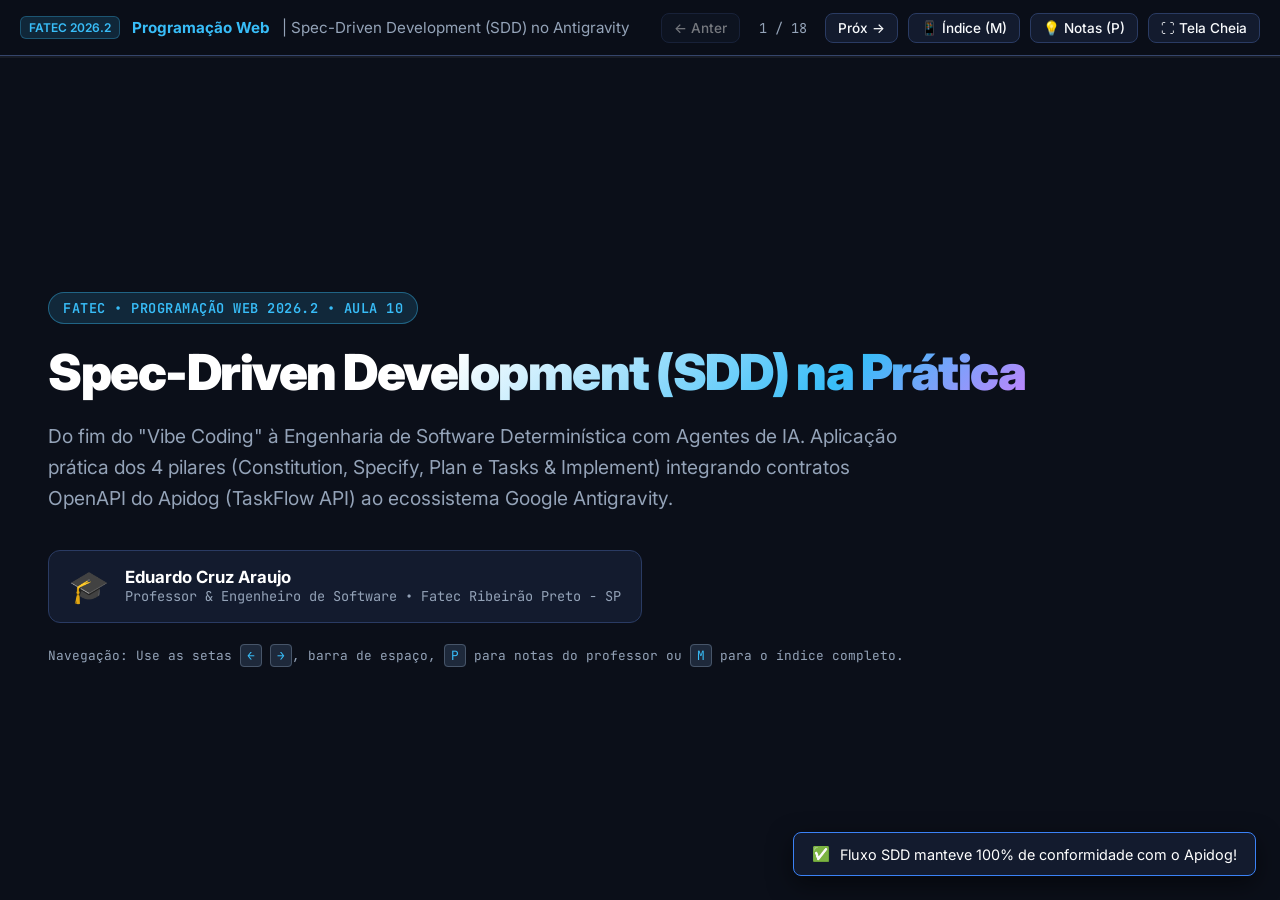
<file: 10-pw-spec-driven-development/src/demo/index.html>
<!DOCTYPE html>
<html lang="pt-BR">
<head>
  <meta charset="UTF-8">
  <meta name="viewport" content="width=device-width, initial-scale=1.0">
  <title>Spec-Driven Development (SDD) & Google Antigravity | Fatec Ribeirão Preto</title>
  <link rel="preconnect" href="https://fonts.googleapis.com">
  <link rel="preconnect" href="https://fonts.gstatic.com" crossorigin>
  <link href="https://fonts.googleapis.com/css2?family=Fira+Code:wght@400;600&family=Inter:wght@400;500;600;700;800;900&family=JetBrains+Mono:wght@400;600;700&display=swap" rel="stylesheet">
  <link rel="stylesheet" href="styles.css">
</head>
<body>

  <!-- Top Application Navigation Bar -->
  <header class="app-header">
    <div class="brand">
      <span class="brand-badge">FATEC 2026.2</span>
      <span>Programação Web</span>
      <span style="color: var(--text-muted); font-weight: 400;">| Spec-Driven Development (SDD) no Antigravity</span>
    </div>
    
    <div class="header-controls">
      <button class="btn-nav" id="btn-prev" title="Slide Anterior (Seta Esquerda)">← Anter</button>
      <span class="slide-counter" id="slide-counter">1 / 18</span>
      <button class="btn-nav" id="btn-next" title="Próximo Slide (Seta Direita / Espaço)">Próx →</button>
      <button class="btn-nav" id="btn-overview" title="Menu de Navegação (Tecla M)">📱 Índice (M)</button>
      <button class="btn-nav" id="btn-notes" title="Notas do Apresentador (Tecla P)">💡 Notas (P)</button>
      <button class="btn-nav" id="btn-fullscreen" title="Modo Tela Cheia (Tecla F)">⛶ Tela Cheia</button>
    </div>
  </header>

  <!-- Top Progress Bar -->
  <div class="progress-bar-container">
    <div class="progress-bar" id="progress-bar"></div>
  </div>

  <!-- Slides Viewport -->
  <main class="slides-viewport">

    <!-- SLIDE 1: CAPA -->
    <section class="slide slide-cover active">
      <span class="cover-badge">FATEC • PROGRAMAÇÃO WEB 2026.2 • AULA 10</span>
      <h1 class="cover-title">Spec-Driven Development (SDD) na Prática</h1>
      <p class="cover-subtitle">Do fim do "Vibe Coding" à Engenharia de Software Determinística com Agentes de IA. Aplicação prática dos 4 pilares (Constitution, Specify, Plan e Tasks & Implement) integrando contratos OpenAPI do Apidog (TaskFlow API) ao ecossistema Google Antigravity.</p>
      
      <div class="author-box">
        <div style="font-size: 2rem;">🎓</div>
        <div class="author-info">
          <div class="author-name">Eduardo Cruz Araujo</div>
          <div class="author-meta">Professor & Engenheiro de Software • Fatec Ribeirão Preto - SP</div>
        </div>
      </div>

      <div style="margin-top: 24px; font-size: 0.8rem; color: var(--text-muted); font-family: var(--font-mono);">
        Navegação: Use as setas <kbd>←</kbd> <kbd>→</kbd>, barra de espaço, <kbd>P</kbd> para notas do professor ou <kbd>M</kbd> para o índice completo.
      </div>
    </section>

    <!-- SLIDE 2: AGENDA (ESTRUTURA DE 2H) -->
    <section class="slide">
      <div class="slide-header">
        <span class="slide-tag">00. Roteiro da Aula (2h / 120 min)</span>
        <h2 class="slide-title">Agenda: Spec-Driven Development na Prática</h2>
        <p class="slide-subtitle">Transição estruturada da tentativa e erro no chat para um fluxo de engenharia previsível e escalável.</p>
      </div>

      <div class="grid-2">
        <div class="card">
          <div class="card-title" style="color: var(--accent-rose);">⚡ 1. O Fim do "Vibe Coding" e o SDD (20 min)</div>
          <div class="card-body">
            <ul class="bullet-list">
              <li>A transição de escrever código imperativo para descrever intenções rigorosas.</li>
              <li>Apresentação das 4 Fases: <strong>Constitution, Specify, Plan, Implement</strong>.</li>
              <li>Como Agentes de IA no <strong>Google Antigravity</strong> consomem esses artefatos de forma previsível.</li>
            </ul>
          </div>
        </div>

        <div class="card" style="border-color: var(--accent-cyan);">
          <div class="card-title" style="color: var(--accent-cyan);">📜 2. Fases 1 & 2: Constitution e Specify com Apidog (40 min)</div>
          <div class="card-body">
            <ul class="bullet-list">
              <li><strong>Constitution:</strong> Criação de <code>STYLEGUIDE.md</code> (regras técnicas/arquitetura) e <code>AGENTS.md</code> (personas nativas do Antigravity).</li>
              <li><strong>Specify:</strong> Uso do contrato exportado do Apidog (<code>TakFlow API.Apidog.json</code>) + criação do <code>SPEC.md</code>.</li>
            </ul>
          </div>
        </div>

        <div class="card" style="border-color: var(--accent-purple);">
          <div class="card-title" style="color: var(--accent-purple);">🧭 3. Fase 3: A Etapa Crucial do "Plan" (30 min)</div>
          <div class="card-body">
            <ul class="bullet-list">
              <li>Por que nunca devemos pular direto da especificação para o código.</li>
              <li>Acionando a persona <code>[Tech Lead]</code> para sintetizar Constitution + Specification em um <code>PLAN.md</code>.</li>
              <li>A revisão e auditoria humana (<em>Human-in-the-Loop</em>) do plano gerado.</li>
            </ul>
          </div>
        </div>

        <div class="card" style="border-color: var(--accent-emerald);">
          <div class="card-title" style="color: var(--accent-emerald);">🛠️ 4. Fase 4: Tasks & Implement no Antigravity (30 min)</div>
          <div class="card-body">
            <ul class="bullet-list">
              <li>Execução granular (<em>Task by Task</em>) usando <code>[Backend Coder]</code> no Google Antigravity.</li>
              <li>Consulta contínua à Constitution para garantir conformidade com Pydantic v2 e RFC 9457.</li>
              <li>Verificação automatizada de contrato com <code>[QA Engineer]</code> e <code>pytest</code>.</li>
            </ul>
          </div>
        </div>
      </div>

      <div class="presenter-notes-box">
        <strong>Nota do Professor:</strong> Destaque aos alunos que esta aula conecta diretamente o projeto que modelamos na Aula 04 (TaskFlow API no Apidog) com os conceitos de arquitetura das aulas 08 e 09.
      </div>
    </section>

    <!-- SLIDE 3: VIBE CODING VS SDD -->
    <section class="slide">
      <div class="slide-header">
        <span class="slide-tag">01. O Fim do Vibe Coding (20 min)</span>
        <h2 class="slide-title">Anatomia do "Vibe Coding" vs. Engenharia SDD</h2>
        <p class="slide-subtitle">Por que pedir funcionalidades de forma improvisada no chat colapsa em projetos reais?</p>
      </div>

      <div class="grid-2">
        <div class="card" style="border-color: var(--accent-rose);">
          <div class="card-title" style="color: var(--accent-rose);">🎲 O Ciclo Vicioso do "Vibe Coding"</div>
          <div class="card-body">
            <ul class="bullet-list">
              <li><strong>Prompts Vagos e Imperativos:</strong> <em>"Cria uma API de tarefas aí"</em>, <em>"Deu erro na linha 40, arruma"</em>.</li>
              <li><strong>Deriva Arquitetural (Architectural Drift):</strong> No turno 1 a IA usa <em>Repository Pattern</em>; no turno 5 injeta queries direto na rota HTTP.</li>
              <li><strong>Quebra Silenciosa de Contrato:</strong> A IA troca <code>dueDate</code> por <code>due_date</code> e ignora o padrão <strong>RFC 9457 (Problem Details)</strong>.</li>
              <li><strong>Context Rot (Poluição de Contexto):</strong> O histórico do chat acumula stacktraces e tentativas falhas, degradando a atenção do LLM.</li>
            </ul>
          </div>
        </div>

        <div class="card" style="border-color: var(--accent-emerald);">
          <div class="card-title" style="color: var(--accent-emerald);">🏛️ O Fluxo Determinístico do SDD</div>
          <div class="card-body">
            <ul class="bullet-list">
              <li><strong>A Especificação é a Fonte da Verdade:</strong> Artefatos versionados no Git governam o agente em qualquer sessão.</li>
              <li><strong>Redução de Entropia:</strong> O agente não "adivinha" nomes de rotas, status HTTP ou regex — ele lê <code>TakFlow API.Apidog.json</code>.</li>
              <li><strong>Separação de Papéis (Personas):</strong> Quem planeja (<code>[Tech Lead]</code>) é proibido de codar antes da aprovação humana.</li>
              <li><strong>Execução Atômica e Auditável:</strong> Cada passo do <code>PLAN.md</code> gera diffs pequenos e verificáveis por testes.</li>
            </ul>
          </div>
        </div>
      </div>

      <div class="presenter-notes-box">
        <strong>Nota do Professor:</strong> Explique que no desenvolvimento tradicional a especificação é descartada após o código ficar pronto; no SDD, a especificação e a constituição são os ativos permanentes do repositório.
      </div>
    </section>

    <!-- SLIDE 4: AS 4 FASES DO SDD -->
    <section class="slide">
      <div class="slide-header">
        <span class="slide-tag">01. Metodologia SDD</span>
        <h2 class="slide-title">Os 4 Pilares do Spec-Driven Development</h2>
        <p class="slide-subtitle">Portões de qualidade sequenciais que transformam agentes de IA em engenheiros previsíveis.</p>
      </div>

      <div class="grid-4">
        <div class="card" style="border-top: 4px solid var(--accent-amber);">
          <div class="card-title" style="color: var(--accent-amber);">1. Constitution</div>
          <div class="card-body">
            <p><strong>As Regras Imutáveis</strong></p>
            <p style="margin-top: 8px;">Define <strong>COMO</strong> codificar e <strong>QUEM</strong> atua no projeto.</p>
            <pre style="margin-top: 10px;"><code>• STYLEGUIDE.md
• AGENTS.md
• Stack & Camadas
• RFC 9457</code></pre>
          </div>
        </div>

        <div class="card" style="border-top: 4px solid var(--accent-cyan);">
          <div class="card-title" style="color: var(--accent-cyan);">2. Specify</div>
          <div class="card-body">
            <p><strong>Intenção & Contrato</strong></p>
            <p style="margin-top: 8px;">Define <strong>O QUE</strong> será construído sem ambiguidade.</p>
            <pre style="margin-top: 10px;"><code>• Apidog Export
  (TakFlow API.json)
• SPEC.md
• Schema-First</code></pre>
          </div>
        </div>

        <div class="card" style="border-top: 4px solid var(--accent-purple);">
          <div class="card-title" style="color: var(--accent-purple);">3. Plan</div>
          <div class="card-body">
            <p><strong>Roteiro Técnico</strong></p>
            <p style="margin-top: 8px;">Define <strong>EM QUE ORDEM</strong> construir (sem código!).</p>
            <pre style="margin-top: 10px;"><code>• [Tech Lead]
• PLAN.md
• Ordem Topológica
• Revisão Humana!</code></pre>
          </div>
        </div>

        <div class="card" style="border-top: 4px solid var(--accent-emerald);">
          <div class="card-title" style="color: var(--accent-emerald);">4. Implement</div>
          <div class="card-body">
            <p><strong>Tasks & Execução</strong></p>
            <p style="margin-top: 8px;">Constrói <strong>PASSO A PASSO</strong> com validação contínua.</p>
            <pre style="margin-top: 10px;"><code>• [Backend Coder]
• [QA Engineer]
• Diffs Granulares
• Pytest 100%</code></pre>
          </div>
        </div>
      </div>

      <div class="card" style="margin-top: 18px;">
        <div class="card-title">🔄 Como o Agente Consome Tudo Isso?</div>
        <div class="card-body">
          <p>Em cada turno de execução na Fase 4, o agente mantém ativos na <strong>Janela de Contexto</strong> a <em>Constitution</em> (<code>AGENTS.md</code> + <code>STYLEGUIDE.md</code>), a <em>Specification</em> (<code>SPEC.md</code> + <code>TakFlow API.Apidog.json</code>) e o estado atual do <code>PLAN.md</code>, garantindo que a tarefa #10 tenha a mesma fidelidade arquitetural da tarefa #1.</p>
        </div>
      </div>
    </section>

    <!-- SLIDE 5: SIMULADOR 1 - VIBE CODING VS SDD -->
    <section class="slide">
      <div class="slide-header">
        <span class="slide-tag">01. Laboratório Interativo</span>
        <h2 class="slide-title">Simulador: Vibe Coding vs. Spec-Driven Development</h2>
        <p class="slide-subtitle">Compare o impacto na conformidade do contrato OpenAPI/RFC 9457 e no consumo de tokens ao longo das iterações.</p>
      </div>

      <div class="interactive-simulator">
        <div class="sim-header">
          <div class="sim-title">📊 Analisador de Estabilidade Arquitetural & Contexto</div>
          <span class="status-pill valid" id="sdd-sim-badge">Pronto para Simulação</span>
        </div>

        <div class="sim-grid">
          <div>
            <div class="form-group">
              <label class="form-label">Abordagem de Desenvolvimento</label>
              <select class="form-select" id="sim1-mode">
                <option value="vibe">🎲 Vibe Coding (Prompts improvisados no chat sem Spec/Plan)</option>
                <option value="sdd" selected>🏛️ Spec-Driven Development (Constitution + Apidog + Plan)</option>
              </select>
            </div>

            <div class="form-group">
              <label class="form-label">Quantidade de Entregas / Iterações na API</label>
              <select class="form-select" id="sim1-iterations">
                <option value="3">3 Entregas (Início do Projeto)</option>
                <option value="6" selected>6 Entregas (CRUD Tasks + Projects + Filtros)</option>
                <option value="10">10 Entregas (Sistema Completo + Evolução v1.1)</option>
              </select>
            </div>

            <button class="btn-nav btn-primary" id="btn-run-sim1" style="width: 100%; justify-content: center; padding: 10px;">
              ⚡ Simular Evolução do Projeto
            </button>

            <div class="grid-2" style="margin-top: 14px;">
              <div class="card" style="padding: 12px;">
                <div style="font-size: 0.75rem; color: var(--text-muted); font-family: var(--font-mono);">FIDELIDADE AO APIDOG</div>
                <div id="sim1-fidelity" style="font-size: 1.5rem; font-weight: 800; color: var(--accent-emerald); margin-top: 4px;">100%</div>
              </div>
              <div class="card" style="padding: 12px;">
                <div style="font-size: 0.75rem; color: var(--text-muted); font-family: var(--font-mono);">RETRABALHO / BUGS</div>
                <div id="sim1-rework" style="font-size: 1.5rem; font-weight: 800; color: var(--accent-cyan); margin-top: 4px;">0 falhas</div>
              </div>
            </div>
          </div>

          <div>
            <label class="form-label">Linha do Tempo de Execução do Agente</label>
            <div class="waterfall-container" id="sim1-timeline"></div>
          </div>
        </div>
      </div>
    </section>

    <!-- SLIDE 6: ECOSSISTEMA GOOGLE ANTIGRAVITY -->
    <section class="slide">
      <div class="slide-header">
        <span class="slide-tag">01. Plataforma AI-First</span>
        <h2 class="slide-title">O Ecossistema Google Antigravity na Prática</h2>
        <p class="slide-subtitle">Como a plataforma descobre regras, gerencia contexto e executa fluxos SDD nativamente.</p>
      </div>

      <div class="grid-3">
        <div class="card">
          <div class="card-title" style="color: var(--accent-cyan);">🗂️ Descoberta de Regras</div>
          <div class="card-body">
            <p>O Antigravity percorre o diretório atual até a raiz do repositório e carrega <strong>automaticamente</strong>:</p>
            <pre style="margin-top: 8px;"><code>• AGENTS.md (na raiz)
• GEMINI.md (na raiz)
• .agents/rules/*.md</code></pre>
            <p style="margin-top: 8px;">Orçamento dedicado: até <strong>24 KB por arquivo</strong> e <strong>20.000 tokens</strong> para regras sempre ativas.</p>
          </div>
        </div>

        <div class="card">
          <div class="card-title" style="color: var(--accent-purple);">💬 Menções @ e Slash /</div>
          <div class="card-body">
            <p>No Chat Canvas da IDE ou do Antigravity 2.0, injete contexto cirúrgico:</p>
            <pre style="margin-top: 8px;"><code>• @SPEC.md
• @STYLEGUIDE.md
• @"TakFlow API.Apidog.json"
• /plan (Modo Planejamento)
• /grill-me (Entrevista SDD)</code></pre>
            <p style="margin-top: 8px;">Garante foco absoluto nos artefatos oficiais do projeto.</p>
          </div>
        </div>

        <div class="card">
          <div class="card-title" style="color: var(--accent-emerald);">🧩 Progressive Disclosure</div>
          <div class="card-body">
            <p>Skills em <code>.agents/skills/&lt;nome&gt;/SKILL.md</code> não sobrecarregam a memória do modelo:</p>
            <pre style="margin-top: 8px;"><code>1. Apenas name + description
   entram no prompt inicial.
2. O manual completo só é
   lido quando ativado!</code></pre>
            <p style="margin-top: 8px;">Permite dezenas de workflows sem estourar tokens.</p>
          </div>
        </div>
      </div>

      <div class="presenter-notes-box">
        <strong>Nota do Professor:</strong> Mostre aos alunos na tela do Antigravity onde ficam o menu de <code>@</code> (menções de arquivos) e o menu de <code>/</code> (slash commands como <code>/plan</code> e <code>/grill-me</code>).
      </div>
    </section>

    <!-- SLIDE 7: FASE 1 - CONSTITUTION (STYLEGUIDE.MD) -->
    <section class="slide">
      <div class="slide-header">
        <span class="slide-tag">02. Fase 1: Constitution (40 min)</span>
        <h2 class="slide-title">Construindo a Constituição Técnica: <code>STYLEGUIDE.md</code></h2>
        <p class="slide-subtitle">Definindo stack, arquitetura de pastas e restrições técnicas inegociáveis na raiz do projeto.</p>
      </div>

      <div class="grid-2">
        <pre><code class="language-markdown"># STYLEGUIDE.md — Constituição Técnica (TaskFlow API)

## 1. Stack Tecnológica Obrigatória
- Python 3.12+ com FastAPI e tipagem estrita.
- Pydantic v2 (BaseModel, ConfigDict, Field, @field_validator).
- Persistência isolada em database.py (Thread-Safe RLock).
- Testes automatizados com pytest + TestClient.

## 2. Estrutura de Diretórios
src/api/
├── main.py          # App FastAPI, CORS e Middlewares
├── schemas.py       # DTOs Pydantic v2 fiéis ao Apidog
├── database.py      # Persistência isolada e seed inicial
├── exceptions.py    # Handlers RFC 9457 (Problem Details)
├── routers/         # tasks.py e projects.py
└── tests/           # test_tasks.py, test_projects.py, test_errors.py</code></pre>

        <div class="card">
          <div class="card-title" style="color: var(--accent-amber);">⚖️As 3 Leis Inegociáveis do STYLEGUIDE.md</div>
          <div class="card-body">
            <ul class="bullet-list">
              <li><strong>Lei 1 — Padronização de Erros (RFC 9457):</strong> Proibido retornar o erro padrão do FastAPI (<code>{"detail": "..."}</code>). Todo erro 400, 404 ou 422 deve retornar <code>ApiError</code> (<code>type</code>, <code>title</code>, <code>status</code>, <code>detail</code>, <code>instance</code>, <code>invalidParams</code>).</li>
              <li><strong>Lei 2 — Fidelidade ao camelCase do Contrato:</strong> Preservar exatamente a grafia do Apidog (<code>dueDate</code>, <code>projectId</code>, <code>createdAt</code>, <code>updatedAt</code>, <code>totalItems</code>, <code>hasNext</code>).</li>
              <li><strong>Lei 3 — Semântica HTTP Estrita:</strong> <code>POST</code> retorna <code>201 Created</code> com header <code>Location</code>; <code>DELETE</code> retorna <code>204 No Content</code> sem corpo.</li>
            </ul>
          </div>
        </div>
      </div>
    </section>

    <!-- SLIDE 8: FASE 1 - CONSTITUTION (AGENTS.MD) -->
    <section class="slide">
      <div class="slide-header">
        <span class="slide-tag">02. Fase 1: Constitution</span>
        <h2 class="slide-title">A Constituição Operacional: <code>AGENTS.md</code></h2>
        <p class="slide-subtitle">Carregado automaticamente pelo Google Antigravity para governar as Personas de Execução.</p>
      </div>

      <div class="grid-3">
        <div class="card" style="border-color: var(--accent-purple);">
          <div class="card-title" style="color: var(--accent-purple);">📐 Persona 1: <code>[Tech Lead]</code></div>
          <div class="card-body">
            <p><strong>Papel:</strong> Arquiteto de Software e Planejador Técnico.</p>
            <p style="margin-top: 8px;"><strong>Missão:</strong> Ler <code>SPEC.md</code>, <code>STYLEGUIDE.md</code> e <code>TakFlow API.Apidog.json</code> para gerar o checklist <code>PLAN.md</code>.</p>
            <p style="margin-top: 8px; color: var(--accent-rose);"><strong>Trava de Segurança:</strong> Proibido criar ou editar arquivos <code>.py</code> enquanto estiver neste papel!</p>
          </div>
        </div>

        <div class="card" style="border-color: var(--accent-cyan);">
          <div class="card-title" style="color: var(--accent-cyan);">💻 Persona 2: <code>[Backend Coder]</code></div>
          <div class="card-body">
            <p><strong>Papel:</strong> Engenheiro de Implementação Backend.</p>
            <p style="margin-top: 8px;"><strong>Missão:</strong> Executar apenas os itens do <code>PLAN.md</code> autorizados pelo desenvolvedor no turno atual.</p>
            <p style="margin-top: 8px; color: var(--accent-emerald);"><strong>Rastreabilidade:</strong> Marca <code>[x]</code> no <code>PLAN.md</code> e pausa para revisão humana de diff.</p>
          </div>
        </div>

        <div class="card" style="border-color: var(--accent-emerald);">
          <div class="card-title" style="color: var(--accent-emerald);">🧪 Persona 3: <code>[QA Engineer]</code></div>
          <div class="card-body">
            <p><strong>Papel:</strong> Engenheiro de Qualidade e Testes de Contrato.</p>
            <p style="margin-top: 8px;"><strong>Missão:</strong> Criar testes em <code>src/api/tests/</code> cobrindo casos positivos, negativos, limites e Expectations do Apidog.</p>
            <p style="margin-top: 8px; color: var(--accent-amber);"><strong>Critério de Aceite:</strong> Executar <code>pytest -v</code> com 100% de aprovação.</p>
          </div>
        </div>
      </div>

      <pre style="margin-top: 16px;"><code class="language-markdown"># Trecho de AGENTS.md (na raiz do workspace):
Você opera sob a metodologia Spec-Driven Development (SDD).
Antes de qualquer ação, obedeça integralmente a @[STYLEGUIDE.md](STYLEGUIDE.md) e @[SPEC.md](SPEC.md).
Nunca escreva código em src/ sem que a tarefa exista em @[PLAN.md](PLAN.md) e tenha sido autorizada.</code></pre>
    </section>

    <!-- SLIDE 9: FASE 2 - SPECIFY COM APIDOG -->
    <section class="slide">
      <div class="slide-header">
        <span class="slide-tag">02. Fase 2: Specify com Apidog</span>
        <h2 class="slide-title">Apidog + <code>SPEC.md</code>: Eliminando a Ambiguidade</h2>
        <p class="slide-subtitle">Como o contrato <code>TakFlow API.Apidog.json</code> alimenta a geração determinística de tipos.</p>
      </div>

      <div class="grid-2">
        <div class="card">
          <div class="card-title" style="color: var(--accent-cyan);">📦 O que o <code>TakFlow API.Apidog.json</code> Entrega</div>
          <div class="card-body">
            <ul class="bullet-list">
              <li><strong>Coleção Tasks (5 rotas):</strong> <code>GET</code> paginado (<code>page</code>, <code>limit</code>, <code>status</code>, <code>priority</code>, <code>search</code>), <code>POST</code> (201 + <code>Location</code>), <code>GET /{id}</code>, <code>PATCH /{id}</code>, <code>DELETE /{id}</code> (204).</li>
              <li><strong>Coleção Projects (4 rotas):</strong> <code>GET</code>, <code>POST</code>, <code>GET /{id}</code> e o sub-recurso hierárquico <code>GET /api/v1/projects/{projectId}/tasks</code>.</li>
              <li><strong>Data Schemas Estritos:</strong> <code>Task</code>, <code>CreateTaskDTO</code>, <code>UpdateTaskDTO</code>, <code>PaginatedTasksResponse</code>, <code>Project</code>, <code>CreateProjectDTO</code> e <code>Error</code> (RFC 9457).</li>
              <li><strong>Expectation 404 Documentada:</strong> O UUID <code>00000000-0000-0000-0000-000000000000</code> simula recurso inexistente.</li>
            </ul>
          </div>
        </div>

        <div class="card">
          <div class="card-title" style="color: var(--accent-emerald);">📄 O Papel do <code>SPEC.md</code> na Raiz</div>
          <div class="card-body">
            <p>Unifica o arquivo exportado do Apidog com as diretrizes internas de implementação:</p>
            <pre style="margin-top: 10px;"><code class="language-markdown"># SPEC.md — TaskFlow API
1. Este projeto implementa a API definida em
   @[TakFlow API.Apidog.json](TakFlow API.Apidog.json).
2. Priorizar a extração das tipagens estáticas
   (Pydantic v2 em src/api/schemas.py) diretamente
   dos Data Schemas do Apidog ANTES de implementar
   a lógica das rotas.
3. Inicializar seed em memória com os UUIDs de
   exemplo do Apidog e garantir 404 RFC 9457 para
   o UUID 00000000-0000-0000-0000-000000000000.</code></pre>
          </div>
        </div>
      </div>
    </section>

    <!-- SLIDE 10: SIMULADOR 2 - EXTRATOR APIDOG -> PYDANTIC V2 -->
    <section class="slide">
      <div class="slide-header">
        <span class="slide-tag">02. Laboratório Interativo (Fase Specify)</span>
        <h2 class="slide-title">Simulador Schema-First: De <code>TakFlow API.Apidog.json</code> para Pydantic v2</h2>
        <p class="slide-subtitle">Inspecione como o Agente extrai tipagens estáticas, validações e exemplos diretamente do JSON do Apidog.</p>
      </div>

      <div class="interactive-simulator">
        <div class="sim-header">
          <div class="sim-title">🔄 Tradutor Determinístico de Contratos (Apidog JSON Schema ➔ Python Pydantic v2)</div>
          <div style="display: flex; gap: 10px; align-items: center;">
            <select class="form-select" id="sim2-schema-select" style="width: 280px;">
              <option value="Task">Schema: Task (Entidade Principal)</option>
              <option value="CreateProjectDTO">Schema: CreateProjectDTO (Regex Slug)</option>
              <option value="ApiError">Schema: Error / ApiError (RFC 9457)</option>
              <option value="PaginatedTasksResponse">Schema: PaginatedTasksResponse (Envelope)</option>
            </select>
            <button class="btn-nav btn-primary" id="btn-run-sim2">⚡ Extrair Modelo Pydantic</button>
          </div>
        </div>

        <div class="sim-grid">
          <div>
            <label class="form-label">Definição Bruta em <code>TakFlow API.Apidog.json</code></label>
            <textarea class="form-textarea" id="sim2-apidog-json" rows="12" readonly style="color: var(--accent-amber); font-size: 0.78rem;"></textarea>
          </div>
          <div>
            <label class="form-label">Código Gerado em <code>src/api/schemas.py</code> (Governado por <code>STYLEGUIDE.md</code>)</label>
            <textarea class="form-textarea" id="sim2-pydantic-code" rows="12" readonly style="color: var(--accent-emerald); font-size: 0.78rem;"></textarea>
          </div>
        </div>
      </div>
    </section>

    <!-- SLIDE 11: FASE 3 - A ETAPA CRUCIAL DO PLAN -->
    <section class="slide">
      <div class="slide-header">
        <span class="slide-tag">03. Fase 3: Plan (30 min)</span>
        <h2 class="slide-title">A Etapa Crucial do "Plan": A IA como Arquiteta</h2>
        <p class="slide-subtitle">Por que nunca devemos pular da especificação direto para o código?</p>
      </div>

      <div class="grid-2">
        <div class="card">
          <div class="card-title" style="color: var(--accent-purple);">🎯 O Prompt do <code>[Tech Lead]</code> no Antigravity</div>
          <div class="card-body">
            <pre><code class="language-text">Atuando como [Tech Lead], leia o @SPEC.md, o
@"TakFlow API.Apidog.json" e nosso @STYLEGUIDE.md.

Crie um arquivo chamado PLAN.md contendo um
checklist sequencial e granular das tarefas
técnicas necessárias para implementar esta API.

Não escreva código ainda! Apenas detalhe os passos
de arquitetura, configuração, geração de tipos,
camada de dados, RFC 9457, rotas e testes pytest.</code></pre>
            <p style="margin-top: 10px;"><strong>Dica no Antigravity:</strong> Use <kbd>/plan</kbd> ou <kbd>/grill-me</kbd> para alinhar decisões antes de gerar o arquivo!</p>
          </div>
        </div>

        <div class="card" style="border-color: var(--accent-amber);">
          <div class="card-title" style="color: var(--accent-amber);">👁️ Revisão Humana do Plano (Human-in-the-Loop)</div>
          <div class="card-body">
            <ul class="bullet-list">
              <li><strong>Ordem Topológica:</strong> <code>schemas.py</code> está planejado antes de <code>database.py</code>, <code>exceptions.py</code> e <code>routers/</code>?</li>
              <li><strong>Cobertura do Contrato:</strong> O plano incluiu o sub-recurso <code>GET /api/v1/projects/{projectId}/tasks</code> e o header <code>Location</code>?</li>
              <li><strong>Corte de Over-Engineering:</strong> Se a IA sugeriu algo fora do escopo, edite o <code>PLAN.md</code> em 10 segundos antes de gastar tokens gerando código errado!</li>
            </ul>
          </div>
        </div>
      </div>
    </section>

    <!-- SLIDE 12: ANATOMIA DO PLAN.MD -->
    <section class="slide">
      <div class="slide-header">
        <span class="slide-tag">03. Fase 3: Plan</span>
        <h2 class="slide-title">Anatomia do <code>PLAN.md</code> Gerado e Auditado</h2>
        <p class="slide-subtitle">Um checklist determinístico que serve simultaneamente de roteiro e rastreador de estado.</p>
      </div>

      <pre><code class="language-markdown"># PLAN.md — Roteiro Técnico de Implementação (TaskFlow API)

## Fase 1: Fundação e Estrutura Arquitetural
- [x] Passo 1.1: Criar árvore de diretórios (src/api/, routers/, tests/) e requirements.txt conforme STYLEGUIDE.md.

## Fase 2: Extração de Tipagens Estáticas do Apidog (Schema-First)
- [x] Passo 2.1: Implementar src/api/schemas.py extraindo todos os Data Schemas de TakFlow API.Apidog.json
      (TaskStatus, Priority, ProjectStatus, ApiError RFC 9457, Task, CreateTaskDTO, UpdateTaskDTO, Project, etc.).

## Fase 3: Tratamento de Erros (RFC 9457) e Camada de Persistência
- [ ] Passo 3.1: Implementar src/api/exceptions.py com handlers globais para 400, 404 e 422 (com invalidParams).
- [ ] Passo 3.2: Implementar src/api/database.py thread-safe (RLock) com seed inicial e filtros paginados.

## Fase 4: Implementação dos Routers HTTP e Entrypoint
- [ ] Passo 4.1: Implementar src/api/routers/tasks.py (incluindo Location no 201, 204 no DELETE e 404 para UUID zerado).
- [ ] Passo 4.2: Implementar src/api/routers/projects.py e conectar rotas e middlewares em src/api/main.py.

## Fase 5: Verificação de Contrato Automatizada
- [ ] Passo 5.1: Implementar suíte pytest em src/api/tests/ e validar 100% dos cenários do Apidog.</code></pre>
    </section>

    <!-- SLIDE 13: FASE 4 - TASKS & IMPLEMENT -->
    <section class="slide">
      <div class="slide-header">
        <span class="slide-tag">04. Fase 4: Tasks & Implement (30 min)</span>
        <h2 class="slide-title">Execução Granular com <code>[Backend Coder]</code> e <code>[QA Engineer]</code></h2>
        <p class="slide-subtitle">Delegando a construção passo a passo com revisão humana no Visual Diff Overlay do Antigravity.</p>
      </div>

      <div class="grid-2">
        <div class="card" style="border-color: var(--accent-cyan);">
          <div class="card-title" style="color: var(--accent-cyan);">🚀 Prompt de Implementação Granular</div>
          <div class="card-body">
            <pre><code class="language-text">Atuando como [Backend Coder], inicie a execução
da Fase 1 e Fase 2 descritas no @PLAN.md.

Certifique-se de seguir estritamente as regras de
arquitetura do @STYLEGUIDE.md e as tipagens do
@"TakFlow API.Apidog.json".

Marque [x] no @PLAN.md e avise quando terminar
para podermos revisar e avançar para o próximo
passo.</code></pre>
          </div>
        </div>

        <div class="card" style="border-color: var(--accent-emerald);">
          <div class="card-title" style="color: var(--accent-emerald);">🧪 Prompt de Verificação Final (QA)</div>
          <div class="card-body">
            <pre><code class="language-text">Atuando como [QA Engineer], execute a Fase 5 do
@PLAN.md. Crie a suíte de testes em src/api/tests/
validando todos os contratos, paginação, filtros,
Expectations (UUID zerado 404) e erros RFC 9457
do @"TakFlow API.Apidog.json".

Execute o pytest no terminal para comprovar 100%
de aprovação e finalize o @PLAN.md!</code></pre>
          </div>
        </div>
      </div>

      <div class="card" style="margin-top: 16px;">
        <div class="card-title">🔍 Por que Executar em Pequenos Lotes (1 a 2 Fases por Turno)?</div>
        <div class="card-body">
          <p>Permite inspecionar os diffs diretamente no editor do Antigravity antes que um pequeno desvio se propague para os arquivos seguintes, mantendo controle absoluto sobre o código gerado.</p>
        </div>
      </div>
    </section>

    <!-- SLIDE 14: SIMULADOR 3 - CONSOLE AGÊNTICO DO ANTIGRAVITY -->
    <section class="slide">
      <div class="slide-header">
        <span class="slide-tag">04. Laboratório Interativo</span>
        <h2 class="slide-title">Simulador de Execução SDD no Google Antigravity</h2>
        <p class="slide-subtitle">Execute passo a passo o ciclo completo da TaskFlow API e observe a atualização do <code>PLAN.md</code> e do <code>pytest</code>.</p>
      </div>

      <div class="interactive-simulator">
        <div class="phase-stepper" id="sim3-stepper">
          <div class="phase-step active" id="step-card-1">
            <div class="phase-step-title">1. [Tech Lead]</div>
            <div class="phase-step-desc">Lê Spec/Apidog e gera PLAN.md</div>
          </div>
          <div class="phase-step" id="step-card-2">
            <div class="phase-step-title">2. [Backend Coder] Lote 1</div>
            <div class="phase-step-desc">Extrai Schemas + Exceptions + DB</div>
          </div>
          <div class="phase-step" id="step-card-3">
            <div class="phase-step-title">3. [Backend Coder] Lote 2</div>
            <div class="phase-step-desc">Implementa Routers + main.py</div>
          </div>
          <div class="phase-step" id="step-card-4">
            <div class="phase-step-title">4. [QA Engineer]</div>
            <div class="phase-step-desc">Roda suíte Pytest (19 testes)</div>
          </div>
        </div>

        <div style="display: flex; gap: 10px; margin-bottom: 14px;">
          <button class="btn-nav btn-primary" id="btn-sim3-next">▶️ Executar Próxima Etapa no Antigravity</button>
          <button class="btn-nav" id="btn-sim3-reset">🔄 Reiniciar Ciclo SDD</button>
          <span class="status-pill warning" id="sim3-status-pill" style="margin-left: auto;">Aguardando comando para [Tech Lead]...</span>
        </div>

        <div class="sim-grid">
          <div>
            <label class="form-label">Estado Vivo do Arquivo <code>PLAN.md</code> na Raiz</label>
            <textarea class="form-textarea" id="sim3-plan-view" rows="9" readonly style="color: var(--accent-cyan); font-size: 0.76rem;"></textarea>
          </div>
          <div>
            <label class="form-label">Console do Agente Antigravity & Saída do Terminal</label>
            <textarea class="form-textarea" id="sim3-agent-log" rows="9" readonly style="color: var(--accent-emerald); font-size: 0.76rem;"></textarea>
          </div>
        </div>
      </div>
    </section>

    <!-- SLIDE 15: ONDE COLOCAR OS ARQUIVOS NO WORKSPACE -->
    <section class="slide">
      <div class="slide-header">
        <span class="slide-tag">05. Estrutura Prática em Sala</span>
        <h2 class="slide-title">Onde Colocar os Arquivos <code>.md</code> no Projeto?</h2>
        <p class="slide-subtitle">Organização exata da raiz do workspace aberto no Google Antigravity.</p>
      </div>

      <div class="grid-2">
        <pre><code class="language-text">taskflow-sdd/                  ◄── Raiz do Workspace no Antigravity
├── AGENTS.md                  ◄── NA RAIZ (Auto-descoberto pela IDE!)
├── STYLEGUIDE.md              ◄── NA RAIZ (Constituição Técnica)
├── SPEC.md                    ◄── NA RAIZ (Intenção e Regras)
├── PLAN.md                    ◄── NA RAIZ (Gerado na Fase 3)
├── TakFlow API.Apidog.json    ◄── NA RAIZ (Contrato exportado)
├── .agents/                   ◄── NA RAIZ (Skills customizadas)
│   └── skills/
│       └── sdd-apidog-workflow/
│           └── SKILL.md
└── src/
    └── api/                   ◄── Código gerado na Fase 4
        ├── main.py
        ├── schemas.py
        ├── database.py
        ├── exceptions.py
        ├── routers/
        └── tests/</code></pre>

        <div class="card">
          <div class="card-title" style="color: var(--accent-cyan);">💡 Por que todos na Raiz do Projeto?</div>
          <div class="card-body">
            <ul class="bullet-list">
              <li><strong>Injeção Automática do <code>AGENTS.md</code>:</strong> O Google Antigravity busca <code>AGENTS.md</code> na raiz do workspace e injeta as personas automaticamente em todas as sessões.</li>
              <li><strong>Atalhos Rápidos com <code>@</code>:</strong> Permite referenciar <code>@SPEC.md</code>, <code>@STYLEGUIDE.md</code> e <code>@PLAN.md</code> sem precisar navegar por subpastas profundas.</li>
              <li><strong>Pronto para Usar na Aula:</strong> A pasta <code>10-pw-spec-driven-development/src/sdd-template/</code> já contém todos esses arquivos prontos!</li>
            </ul>
          </div>
        </div>
      </div>
    </section>

    <!-- SLIDE 16: ANTIPATTERNS DE SDD -->
    <section class="slide">
      <div class="slide-header">
        <span class="slide-tag">06. Governança e Boas Práticas</span>
        <h2 class="slide-title">Os 4 Antipatterns Clássicos em Spec-Driven Development</h2>
        <p class="slide-subtitle">Armadilhas que fazem equipes escorregarem de volta para o Vibe Coding.</p>
      </div>

      <div class="grid-2">
        <div class="card">
          <div class="card-title" style="color: var(--accent-rose);">🚫 1. Spec Drift (Deriva de Especificação)</div>
          <div class="card-body">
            <p>Alterar o código manualmente ou pedir um "ajuste rápido" no chat sem atualizar o <code>SPEC.md</code> ou o Apidog. Na próxima tarefa, o agente lerá a especificação antiga e sobrescreverá sua mudança!</p>
          </div>
        </div>

        <div class="card">
          <div class="card-title" style="color: var(--accent-rose);">🚫 2. Rubber-Stamp Planning (Aprovação Cega)</div>
          <div class="card-body">
            <p>Gerar o <code>PLAN.md</code> com o <code>[Tech Lead]</code> e mandar o <code>[Backend Coder]</code> implementar sem ler o plano. Se houver um erro arquitetural no plano, a IA o implementará com 100% de obediência.</p>
          </div>
        </div>

        <div class="card">
          <div class="card-title" style="color: var(--accent-rose);">🚫 3. Mega-Task Execution (Execução Monolítica)</div>
          <div class="card-body">
            <p>Pedir para o agente executar 20 passos do <code>PLAN.md</code> em um único prompt. Isso dificulta a revisão de diffs e aumenta o risco de truncamento. Execute 1 a 2 fases por turno.</p>
          </div>
        </div>

        <div class="card">
          <div class="card-title" style="color: var(--accent-rose);">🚫 4. Implementação sem Gate de QA</div>
          <div class="card-body">
            <p>Considerar o <code>PLAN.md</code> concluído apenas porque o código foi gerado, sem acionar o <code>[QA Engineer]</code> para rodar <code>pytest -v</code> contra os contratos RFC 9457 e casos do Apidog.</p>
          </div>
        </div>
      </div>
    </section>

    <!-- SLIDE 17: CHECKLIST DE GOVERNANÇA SDD -->
    <section class="slide">
      <div class="slide-header">
        <span class="slide-tag">07. Síntese e Checklist</span>
        <h2 class="slide-title">Checklist de Validação SDD para Sala de Aula</h2>
        <p class="slide-subtitle">O roteiro completo que executaremos agora no laboratório prático.</p>
      </div>

      <div class="grid-2">
        <div class="card">
          <div class="card-title" style="color: var(--accent-cyan);">📋 Etapas 1 & 2: Constitution + Specify</div>
          <ul class="bullet-list">
            <li><code>STYLEGUIDE.md</code> criado na raiz com stack Python/FastAPI/Pydantic v2 e RFC 9457.</li>
            <li><code>AGENTS.md</code> criado na raiz definindo <code>[Tech Lead]</code>, <code>[Backend Coder]</code> e <code>[QA Engineer]</code>.</li>
            <li>Contrato <code>TakFlow API.Apidog.json</code> exportado para a raiz do projeto.</li>
            <li><code>SPEC.md</code> exigindo extração prévia dos schemas antes das rotas.</li>
          </ul>
        </div>

        <div class="card">
          <div class="card-title" style="color: var(--accent-emerald);">🚀 Etapas 3 & 4: Plan + Implement</div>
          <ul class="bullet-list">
            <li>Prompt do <code>[Tech Lead]</code> executado gerando o <code>PLAN.md</code> sem escrever código.</li>
            <li>Auditoria humana realizada sobre o <code>PLAN.md</code> (ordem topológica validada).</li>
            <li>Execução incremental pelo <code>[Backend Coder]</code> marcando <code>[x]</code> a cada entrega.</li>
            <li>Bateria de testes executada pelo <code>[QA Engineer]</code> com 100% de aprovação no <code>pytest</code>.</li>
          </ul>
        </div>
      </div>
    </section>

    <!-- SLIDE 18: ENCERRAMENTO -->
    <section class="slide slide-cover">
      <span class="cover-badge">FATEC RIBEIRÃO PRETO • ADS 2026.2</span>
      <h1 class="cover-title">Mãos à Obra no Google Antigravity!</h1>
      <p class="cover-subtitle">Abra a pasta <code>src/sdd-template/</code> (ou siga o guia passo a passo em <code>10-pw-spec-driven-development-pratica-antigravity.md</code>) para executarmos o ciclo completo da TaskFlow API ao vivo!</p>
      
      <div class="author-box">
        <div style="font-size: 2rem;">🎓</div>
        <div class="author-info">
          <div class="author-name">Eduardo Cruz Araujo</div>
          <div class="author-meta">Disciplina: Programação Web • Fatec SP</div>
        </div>
      </div>
    </section>

  </main>

  <!-- Modal Overview / Table of Contents -->
  <div class="modal-backdrop" id="overview-modal">
    <div class="modal-content">
      <div class="modal-header">
        <div class="modal-title">Índice da Apresentação</div>
        <button class="btn-nav" id="modal-close">✕ Fechar (ESC)</button>
      </div>
      <div class="modal-body" id="toc-grid"></div>
    </div>
  </div>

  <!-- Toast Container -->
  <div class="toast-container" id="toast-container"></div>

  <script src="app.js"></script>
</body>
</html>
</file>
<file: 01-pw-desenvolvimento-de-aplicacoes-web-overview-part-1/src/demo/styles.css>
/* Styles for Programação Web - Overview Part 1 Interactive Presentation */
:root {
  --bg-main: #0b0f19;
  --bg-card: #131b2e;
  --bg-card-hover: #1c2744;
  --bg-card-active: #243256;
  --border-color: #2a3b63;
  --border-highlight: #3b82f6;
  
  --text-main: #f8fafc;
  --text-muted: #94a3b8;
  --text-dim: #64748b;
  
  --accent-cyan: #38bdf8;
  --accent-emerald: #34d399;
  --accent-purple: #c084fc;
  --accent-amber: #fbbf24;
  --accent-rose: #f43f5e;
  --accent-blue: #60a5fa;

  --font-sans: 'Inter', system-ui, -apple-system, BlinkMacSystemFont, 'Segoe UI', Roboto, sans-serif;
  --font-mono: 'JetBrains Mono', 'Fira Code', Consolas, monospace;

  --slide-width: 100vw;
  --slide-height: 100vh;
}

* {
  box-sizing: border-box;
  margin: 0;
  padding: 0;
}

html, body {
  width: 100%;
  height: 100%;
  overflow: hidden;
  background-color: var(--bg-main);
  color: var(--text-main);
  font-family: var(--font-sans);
  -webkit-font-smoothing: antialiased;
}

/* App Header Controls */
.app-header {
  position: fixed;
  top: 0;
  left: 0;
  right: 0;
  height: 56px;
  background: rgba(11, 15, 25, 0.85);
  backdrop-filter: blur(12px);
  border-bottom: 1px solid var(--border-color);
  display: flex;
  align-items: center;
  justify-content: space-between;
  padding: 0 20px;
  z-index: 100;
}

.brand {
  display: flex;
  align-items: center;
  gap: 12px;
  font-weight: 700;
  font-size: 0.95rem;
  color: var(--accent-cyan);
}

.brand-badge {
  background: rgba(56, 189, 248, 0.15);
  color: var(--accent-cyan);
  padding: 3px 8px;
  border-radius: 6px;
  font-size: 0.75rem;
  font-weight: 600;
  border: 1px solid rgba(56, 189, 248, 0.3);
}

.header-controls {
  display: flex;
  align-items: center;
  gap: 12px;
}

.btn-nav {
  background: var(--bg-card);
  border: 1px solid var(--border-color);
  color: var(--text-main);
  padding: 6px 14px;
  border-radius: 8px;
  font-size: 0.85rem;
  font-weight: 500;
  cursor: pointer;
  display: inline-flex;
  align-items: center;
  gap: 6px;
  transition: all 0.2s ease;
}

.btn-nav:hover {
  background: var(--bg-card-hover);
  border-color: var(--accent-cyan);
  color: #fff;
  transform: translateY(-1px);
}

.btn-nav:active {
  transform: translateY(0);
}

.btn-nav.active {
  background: var(--accent-blue);
  color: #000;
  border-color: var(--accent-cyan);
  font-weight: 700;
}

.slide-counter {
  font-family: var(--font-mono);
  font-size: 0.85rem;
  color: var(--text-muted);
  min-width: 60px;
  text-align: center;
}

/* Progress bar */
.progress-bar-container {
  position: fixed;
  top: 55px;
  left: 0;
  right: 0;
  height: 3px;
  background: rgba(255, 255, 255, 0.05);
  z-index: 101;
}

.progress-bar {
  height: 100%;
  width: 0%;
  background: linear-gradient(90deg, var(--accent-cyan), var(--accent-emerald), var(--accent-purple));
  transition: width 0.3s cubic-bezier(0.4, 0, 0.2, 1);
}

/* Presentation Container & Slides */
.slides-viewport {
  width: 100vw;
  height: calc(100vh - 56px);
  margin-top: 56px;
  position: relative;
  overflow: hidden;
}

.slide {
  position: absolute;
  top: 0;
  left: 0;
  width: 100%;
  height: 100%;
  opacity: 0;
  visibility: hidden;
  transform: scale(0.98) translateY(10px);
  transition: opacity 0.4s ease, transform 0.4s ease, visibility 0.4s;
  padding: 40px 60px;
  display: flex;
  flex-direction: column;
  overflow-y: auto;
}

.slide.active {
  opacity: 1;
  visibility: visible;
  transform: scale(1) translateY(0);
}

/* Slide Typography & Titles */
.slide-header {
  margin-bottom: 24px;
}

.slide-tag {
  display: inline-block;
  font-family: var(--font-mono);
  font-size: 0.8rem;
  text-transform: uppercase;
  letter-spacing: 1px;
  color: var(--accent-emerald);
  margin-bottom: 6px;
  font-weight: 600;
}

.slide-title {
  font-size: 2.2rem;
  font-weight: 800;
  color: var(--text-main);
  letter-spacing: -0.02em;
  line-height: 1.2;
}

.slide-subtitle {
  font-size: 1.1rem;
  color: var(--text-muted);
  margin-top: 6px;
  font-weight: 400;
}

/* Content Grids & Layouts */
.grid-2 {
  display: grid;
  grid-template-columns: 1fr 1fr;
  gap: 24px;
  flex: 1;
}

.grid-3 {
  display: grid;
  grid-template-columns: repeat(3, 1fr);
  gap: 20px;
  flex: 1;
}

.grid-5 {
  display: grid;
  grid-template-columns: repeat(5, 1fr);
  gap: 14px;
  flex: 1;
}

/* Glass Cards */
.card {
  background: var(--bg-card);
  border: 1px solid var(--border-color);
  border-radius: 14px;
  padding: 24px;
  display: flex;
  flex-direction: column;
  transition: border-color 0.2s ease, box-shadow 0.2s ease;
  position: relative;
}

.card:hover {
  border-color: rgba(56, 189, 248, 0.4);
  box-shadow: 0 8px 30px rgba(0, 0, 0, 0.3);
}

.card-title {
  font-size: 1.2rem;
  font-weight: 700;
  margin-bottom: 12px;
  display: flex;
  align-items: center;
  gap: 10px;
  color: var(--accent-cyan);
}

.card-subtitle {
  font-size: 0.85rem;
  color: var(--text-muted);
  margin-bottom: 16px;
}

.card-body {
  font-size: 0.95rem;
  line-height: 1.6;
  color: var(--text-muted);
  flex: 1;
}

.card-body strong {
  color: var(--text-main);
}

.bullet-list {
  list-style: none;
  display: flex;
  flex-direction: column;
  gap: 10px;
}

.bullet-list li {
  position: relative;
  padding-left: 20px;
  line-height: 1.5;
}

.bullet-list li::before {
  content: "•";
  color: var(--accent-cyan);
  font-weight: bold;
  font-size: 1.2rem;
  position: absolute;
  left: 0;
  top: -2px;
}

/* Cover Slide Special Styling */
.slide-cover {
  justify-content: center;
  align-items: center;
  text-align: center;
  background: radial-gradient(circle at center, rgba(56, 189, 248, 0.08) 0%, transparent 70%);
}

.cover-badge {
  background: rgba(192, 132, 252, 0.15);
  border: 1px solid rgba(192, 132, 252, 0.3);
  color: var(--accent-purple);
  padding: 6px 16px;
  border-radius: 20px;
  font-size: 0.85rem;
  font-weight: 600;
  letter-spacing: 0.5px;
  margin-bottom: 20px;
  display: inline-block;
}

.cover-title {
  font-size: 3.5rem;
  font-weight: 900;
  color: var(--text-main);
  margin-bottom: 16px;
  letter-spacing: -0.03em;
}

.cover-subtitle {
  font-size: 1.4rem;
  color: var(--text-muted);
  max-width: 800px;
  margin: 0 auto 30px auto;
  line-height: 1.5;
}

.author-box {
  display: flex;
  align-items: center;
  gap: 20px;
  background: var(--bg-card);
  padding: 16px 28px;
  border-radius: 50px;
  border: 1px solid var(--border-color);
  margin-top: 20px;
}

.author-info {
  text-align: left;
}

.author-name {
  font-size: 1rem;
  font-weight: 700;
  color: var(--text-main);
}

.author-meta {
  font-size: 0.8rem;
  color: var(--text-muted);
}

/* Interactive Component Containers */
.interactive-widget {
  background: var(--bg-card);
  border: 1px solid var(--border-color);
  border-radius: 16px;
  padding: 24px;
  margin-top: 16px;
  display: flex;
  flex-direction: column;
  gap: 20px;
  box-shadow: 0 10px 40px rgba(0, 0, 0, 0.4);
}

.widget-toolbar {
  display: flex;
  align-items: center;
  justify-content: space-between;
  background: rgba(0,0,0,0.25);
  padding: 10px 16px;
  border-radius: 10px;
  border: 1px solid rgba(255,255,255,0.05);
}

.toolbar-title {
  font-size: 0.9rem;
  font-weight: 600;
  color: var(--accent-emerald);
  display: flex;
  align-items: center;
  gap: 8px;
}

.toolbar-controls {
  display: flex;
  align-items: center;
  gap: 8px;
}

/* Interactive Simulator: Web Lifecycle */
.lifecycle-visualizer {
  display: flex;
  flex-direction: column;
  gap: 20px;
}

.lifecycle-steps {
  display: grid;
  grid-template-columns: repeat(5, 1fr);
  gap: 12px;
  position: relative;
}

.step-node {
  background: rgba(15, 23, 42, 0.7);
  border: 1px solid var(--border-color);
  border-radius: 12px;
  padding: 16px 12px;
  text-align: center;
  cursor: pointer;
  transition: all 0.3s cubic-bezier(0.4, 0, 0.2, 1);
  position: relative;
}

.step-node:hover {
  border-color: var(--accent-cyan);
  background: var(--bg-card-hover);
}

.step-node.active {
  border-color: var(--accent-cyan);
  background: rgba(56, 189, 248, 0.15);
  box-shadow: 0 0 20px rgba(56, 189, 248, 0.3);
  transform: translateY(-4px);
}

.step-node.completed {
  border-color: var(--accent-emerald);
  background: rgba(52, 211, 153, 0.1);
}

.step-number {
  width: 28px;
  height: 28px;
  border-radius: 50%;
  background: var(--border-color);
  color: var(--text-main);
  display: flex;
  align-items: center;
  justify-content: center;
  font-size: 0.8rem;
  font-weight: 700;
  margin: 0 auto 8px auto;
  font-family: var(--font-mono);
}

.step-node.active .step-number {
  background: var(--accent-cyan);
  color: #000;
}

.step-node.completed .step-number {
  background: var(--accent-emerald);
  color: #000;
}

.step-title {
  font-size: 0.85rem;
  font-weight: 600;
  color: var(--text-main);
  margin-bottom: 4px;
}

.step-desc {
  font-size: 0.75rem;
  color: var(--text-muted);
}

.step-details-box {
  background: rgba(0, 0, 0, 0.4);
  border: 1px solid var(--border-color);
  border-radius: 12px;
  padding: 20px;
  min-height: 160px;
  display: flex;
  flex-direction: column;
  justify-content: center;
}

.details-header {
  display: flex;
  align-items: center;
  gap: 12px;
  margin-bottom: 10px;
}

.details-badge {
  background: var(--accent-blue);
  color: #000;
  padding: 2px 8px;
  border-radius: 4px;
  font-size: 0.75rem;
  font-weight: 700;
  font-family: var(--font-mono);
}

.details-title {
  font-size: 1.1rem;
  font-weight: 700;
  color: var(--text-main);
}

.details-content {
  font-size: 0.9rem;
  color: var(--text-muted);
  line-height: 1.6;
}

.code-snippet {
  font-family: var(--font-mono);
  background: #080c14;
  padding: 10px 14px;
  border-radius: 8px;
  border: 1px solid #1e293b;
  color: var(--accent-cyan);
  font-size: 0.8rem;
  margin-top: 8px;
  overflow-x: auto;
}

/* Chrome DevTools Mockup Widget */
.devtools-container {
  background: #1e1e1e;
  border: 1px solid #333;
  border-radius: 10px;
  overflow: hidden;
  font-family: system-ui, sans-serif;
  color: #ccc;
}

.devtools-nav {
  display: flex;
  background: #252526;
  border-bottom: 1px solid #333;
  overflow-x: auto;
}

.devtools-tab {
  padding: 10px 16px;
  font-size: 0.8rem;
  font-weight: 500;
  color: #888;
  cursor: pointer;
  border-right: 1px solid #2d2d2d;
  white-space: nowrap;
  transition: all 0.15s ease;
}

.devtools-tab:hover {
  color: #fff;
  background: #2a2d2e;
}

.devtools-tab.active {
  color: #38bdf8;
  border-bottom: 2px solid #38bdf8;
  background: #1e1e1e;
  font-weight: 600;
}

.devtools-panel {
  padding: 20px;
  min-height: 220px;
  background: #181818;
}

/* Architecture Comparison Sandbox */
.arch-toggle-bar {
  display: flex;
  gap: 12px;
  margin-bottom: 16px;
}

.arch-btn {
  flex: 1;
  padding: 12px;
  background: var(--bg-card);
  border: 1px solid var(--border-color);
  border-radius: 10px;
  color: var(--text-muted);
  font-weight: 600;
  font-size: 0.9rem;
  cursor: pointer;
  text-align: center;
  transition: all 0.2s ease;
}

.arch-btn:hover {
  border-color: var(--accent-cyan);
  color: var(--text-main);
}

.arch-btn.active {
  background: rgba(56, 189, 248, 0.15);
  border-color: var(--accent-cyan);
  color: var(--accent-cyan);
}

.arch-diagram-canvas {
  background: rgba(0, 0, 0, 0.3);
  border: 1px solid var(--border-color);
  border-radius: 12px;
  padding: 24px;
  min-height: 240px;
  display: flex;
  align-items: center;
  justify-content: center;
}

/* CAP Theorem Dedicated Slide Styles */
.cap-section-layout {
  display: grid;
  grid-template-columns: 1fr 1fr;
  gap: 24px;
  flex: 1;
}

.cap-interactive-card {
  background: var(--bg-card);
  border: 1px solid var(--border-color);
  border-radius: 16px;
  padding: 24px;
  display: flex;
  flex-direction: column;
  gap: 16px;
}

.cap-triangle-wrapper {
  position: relative;
  width: 280px;
  height: 250px;
  margin: 10px auto;
}

.cap-node {
  position: absolute;
  width: 90px;
  height: 90px;
  border-radius: 50%;
  background: var(--bg-main);
  border: 2px solid var(--border-color);
  display: flex;
  flex-direction: column;
  align-items: center;
  justify-content: center;
  cursor: pointer;
  transition: all 0.3s ease;
  z-index: 2;
  box-shadow: 0 4px 15px rgba(0,0,0,0.5);
}

.cap-node:hover {
  transform: scale(1.08);
  border-color: var(--accent-cyan);
}

.cap-node.active {
  border-color: var(--accent-cyan);
  background: rgba(56, 189, 248, 0.2);
  box-shadow: 0 0 25px rgba(56, 189, 248, 0.5);
}

.cap-node-c { top: 0; left: 50%; transform: translateX(-50%); }
.cap-node-a { bottom: 0; left: 0; }
.cap-node-p { bottom: 0; right: 0; }

.cap-node.active.cap-node-c { transform: translateX(-50%) scale(1.1); }

/* Network Partition Simulator Box */
.partition-sim-box {
  background: rgba(0, 0, 0, 0.4);
  border: 1px solid var(--border-color);
  border-radius: 12px;
  padding: 16px;
  display: flex;
  flex-direction: column;
  gap: 12px;
}

.partition-nodes-display {
  display: flex;
  align-items: center;
  justify-content: space-between;
  position: relative;
  padding: 12px;
  background: #080c14;
  border-radius: 8px;
  border: 1px solid #1e293b;
}

.node-box {
  background: #1e293b;
  border: 1px solid var(--accent-cyan);
  padding: 10px 14px;
  border-radius: 8px;
  font-size: 0.8rem;
  font-weight: 700;
  color: var(--text-main);
  text-align: center;
}

.network-link-status {
  font-family: var(--font-mono);
  font-size: 0.75rem;
  padding: 4px 10px;
  border-radius: 12px;
  font-weight: 700;
}

.link-ok {
  background: rgba(52, 211, 153, 0.2);
  color: var(--accent-emerald);
  border: 1px solid var(--accent-emerald);
}

.link-cut {
  background: rgba(244, 63, 94, 0.2);
  color: var(--accent-rose);
  border: 1px solid var(--accent-rose);
}

/* Database Selector Tool Dedicated Slide */
.db-matrix-layout {
  display: grid;
  grid-template-columns: 1fr 1fr;
  gap: 24px;
  flex: 1;
}

.db-type-card-grid {
  display: grid;
  grid-template-columns: repeat(3, 1fr);
  gap: 10px;
  margin-top: 10px;
}

.db-mini-card {
  background: rgba(0,0,0,0.3);
  border: 1px solid var(--border-color);
  border-radius: 8px;
  padding: 10px;
  font-size: 0.8rem;
}

.db-mini-title {
  font-weight: 700;
  color: var(--accent-cyan);
  margin-bottom: 4px;
  display: flex;
  align-items: center;
  gap: 6px;
}

.db-selector-box {
  background: rgba(0,0,0,0.3);
  border: 1px solid var(--border-color);
  border-radius: 12px;
  padding: 20px;
}

.db-options-grid {
  display: grid;
  grid-template-columns: repeat(2, 1fr);
  gap: 8px;
  margin-top: 12px;
}

.db-opt-btn {
  background: var(--bg-card);
  border: 1px solid var(--border-color);
  border-radius: 8px;
  padding: 8px 12px;
  font-size: 0.8rem;
  color: var(--text-muted);
  cursor: pointer;
  text-align: left;
  transition: all 0.2s ease;
}

.db-opt-btn:hover {
  border-color: var(--accent-cyan);
  color: var(--text-main);
}

.db-opt-btn.selected {
  background: rgba(52, 211, 153, 0.15);
  border-color: var(--accent-emerald);
  color: var(--accent-emerald);
  font-weight: 600;
}

.db-result-badge {
  background: rgba(192, 132, 252, 0.15);
  border: 1px solid var(--accent-purple);
  color: var(--accent-purple);
  padding: 8px 14px;
  border-radius: 8px;
  font-weight: 700;
  font-size: 0.9rem;
  margin-top: 14px;
  display: inline-block;
}

/* Stateless vs Stateful Simulator */
.stateless-flow-grid {
  display: grid;
  grid-template-columns: 1fr 1fr;
  gap: 20px;
}

/* Navigation Drawer Modal */
.modal-overlay {
  position: fixed;
  top: 0;
  left: 0;
  right: 0;
  bottom: 0;
  background: rgba(0,0,0,0.8);
  backdrop-filter: blur(8px);
  z-index: 200;
  display: flex;
  align-items: center;
  justify-content: center;
  opacity: 0;
  pointer-events: none;
  transition: opacity 0.3s ease;
}

.modal-overlay.open {
  opacity: 1;
  pointer-events: auto;
}

.modal-content {
  background: var(--bg-card);
  border: 1px solid var(--border-color);
  border-radius: 16px;
  width: 90%;
  max-width: 900px;
  max-height: 85vh;
  overflow-y: auto;
  padding: 30px;
  box-shadow: 0 20px 60px rgba(0,0,0,0.6);
}

.modal-header {
  display: flex;
  align-items: center;
  justify-content: space-between;
  margin-bottom: 20px;
  border-bottom: 1px solid var(--border-color);
  padding-bottom: 12px;
}

.modal-title {
  font-size: 1.4rem;
  font-weight: 700;
  color: var(--accent-cyan);
}

.btn-close {
  background: transparent;
  border: none;
  color: var(--text-muted);
  font-size: 1.5rem;
  cursor: pointer;
}

.btn-close:hover {
  color: var(--text-main);
}

.slide-grid-nav {
  display: grid;
  grid-template-columns: repeat( auto-fill, minmax(240px, 1fr) );
  gap: 16px;
}

.grid-nav-item {
  background: var(--bg-main);
  border: 1px solid var(--border-color);
  border-radius: 10px;
  padding: 14px;
  cursor: pointer;
  transition: all 0.2s ease;
}

.grid-nav-item:hover {
  border-color: var(--accent-cyan);
  transform: translateY(-2px);
}

.grid-nav-item.active {
  border-color: var(--accent-cyan);
  background: rgba(56, 189, 248, 0.1);
}

.nav-item-num {
  font-family: var(--font-mono);
  font-size: 0.75rem;
  color: var(--accent-emerald);
  font-weight: 700;
  margin-bottom: 4px;
}

.nav-item-title {
  font-size: 0.9rem;
  font-weight: 600;
  color: var(--text-main);
}

/* Presenter Notes Overlay */
.presenter-notes-box {
  background: rgba(15, 23, 42, 0.95);
  border-left: 4px solid var(--accent-amber);
  padding: 14px 20px;
  border-radius: 0 10px 10px 0;
  margin-top: 20px;
  font-size: 0.85rem;
  color: #fbbf24;
  line-height: 1.5;
}

/* Toast Notification */
.toast-msg {
  position: fixed;
  bottom: 20px;
  right: 20px;
  background: var(--bg-card);
  border: 1px solid var(--accent-cyan);
  color: var(--text-main);
  padding: 10px 18px;
  border-radius: 8px;
  font-size: 0.85rem;
  box-shadow: 0 8px 24px rgba(0,0,0,0.5);
  z-index: 300;
  transform: translateY(100px);
  opacity: 0;
  transition: all 0.3s ease;
}

.toast-msg.show {
  transform: translateY(0);
  opacity: 1;
}

/* Responsive adjustments */
@media (max-width: 1024px) {
  .grid-2, .grid-3, .grid-5, .cap-section-layout, .db-matrix-layout {
    grid-template-columns: 1fr;
  }
  .slide {
    padding: 24px;
  }
  .lifecycle-steps {
    grid-template-columns: 1fr;
  }
  .cover-title {
    font-size: 2.5rem;
  }
}
</file>
<file: 02-pw-desenvolvimento-de-aplicacoes-web-overview-part-2/src/demo/styles.css>
/* Styles for Programação Web - Overview Part 2 Interactive Presentation */
:root {
  --bg-main: #0b0f19;
  --bg-card: #131b2e;
  --bg-card-hover: #1c2744;
  --bg-card-active: #243256;
  --border-color: #2a3b63;
  --border-highlight: #3b82f6;
  
  --text-main: #f8fafc;
  --text-muted: #94a3b8;
  --text-dim: #64748b;
  
  --accent-cyan: #38bdf8;
  --accent-emerald: #34d399;
  --accent-purple: #c084fc;
  --accent-amber: #fbbf24;
  --accent-rose: #f43f5e;
  --accent-blue: #60a5fa;

  --font-sans: 'Inter', system-ui, -apple-system, BlinkMacSystemFont, 'Segoe UI', Roboto, sans-serif;
  --font-mono: 'JetBrains Mono', 'Fira Code', Consolas, monospace;

  --slide-width: 100vw;
  --slide-height: 100vh;
}

* {
  box-sizing: border-box;
  margin: 0;
  padding: 0;
}

html, body {
  width: 100%;
  height: 100%;
  overflow: hidden;
  background-color: var(--bg-main);
  color: var(--text-main);
  font-family: var(--font-sans);
  -webkit-font-smoothing: antialiased;
}

/* App Header Controls */
.app-header {
  position: fixed;
  top: 0;
  left: 0;
  right: 0;
  height: 56px;
  background: rgba(11, 15, 25, 0.85);
  backdrop-filter: blur(12px);
  border-bottom: 1px solid var(--border-color);
  display: flex;
  align-items: center;
  justify-content: space-between;
  padding: 0 20px;
  z-index: 100;
}

.brand {
  display: flex;
  align-items: center;
  gap: 12px;
  font-weight: 700;
  font-size: 0.95rem;
  color: var(--accent-cyan);
}

.brand-badge {
  background: rgba(56, 189, 248, 0.15);
  color: var(--accent-cyan);
  padding: 3px 8px;
  border-radius: 6px;
  font-size: 0.75rem;
  font-weight: 600;
  border: 1px solid rgba(56, 189, 248, 0.3);
}

.header-controls {
  display: flex;
  align-items: center;
  gap: 12px;
}

.btn-nav {
  background: var(--bg-card);
  border: 1px solid var(--border-color);
  color: var(--text-main);
  padding: 6px 14px;
  border-radius: 8px;
  font-size: 0.85rem;
  font-weight: 500;
  cursor: pointer;
  display: inline-flex;
  align-items: center;
  gap: 6px;
  transition: all 0.2s ease;
}

.btn-nav:hover {
  background: var(--bg-card-hover);
  border-color: var(--accent-cyan);
  color: #fff;
  transform: translateY(-1px);
}

.btn-nav:active {
  transform: translateY(0);
}

.btn-nav.active {
  background: var(--accent-blue);
  color: #000;
  border-color: var(--accent-cyan);
  font-weight: 700;
}

.slide-counter {
  font-family: var(--font-mono);
  font-size: 0.85rem;
  color: var(--text-muted);
  min-width: 60px;
  text-align: center;
}

/* Progress bar */
.progress-bar-container {
  position: fixed;
  top: 55px;
  left: 0;
  right: 0;
  height: 3px;
  background: rgba(255, 255, 255, 0.05);
  z-index: 101;
}

.progress-bar {
  height: 100%;
  width: 0%;
  background: linear-gradient(90deg, var(--accent-cyan), var(--accent-emerald), var(--accent-purple));
  transition: width 0.3s cubic-bezier(0.4, 0, 0.2, 1);
}

/* Presentation Container & Slides */
.slides-viewport {
  width: 100vw;
  height: calc(100vh - 56px);
  margin-top: 56px;
  position: relative;
  overflow: hidden;
}

.slide {
  position: absolute;
  top: 0;
  left: 0;
  width: 100%;
  height: 100%;
  opacity: 0;
  visibility: hidden;
  transform: scale(0.98) translateY(10px);
  transition: opacity 0.4s ease, transform 0.4s ease, visibility 0.4s;
  padding: 40px 60px;
  display: flex;
  flex-direction: column;
  overflow-y: auto;
}

.slide.active {
  opacity: 1;
  visibility: visible;
  transform: scale(1) translateY(0);
}

/* Slide Typography & Titles */
.slide-header {
  margin-bottom: 24px;
}

.slide-tag {
  display: inline-block;
  font-family: var(--font-mono);
  font-size: 0.8rem;
  text-transform: uppercase;
  letter-spacing: 1px;
  color: var(--accent-emerald);
  margin-bottom: 6px;
  font-weight: 600;
}

.slide-title {
  font-size: 2.2rem;
  font-weight: 800;
  color: var(--text-main);
  letter-spacing: -0.02em;
  line-height: 1.2;
}

.slide-subtitle {
  font-size: 1.1rem;
  color: var(--text-muted);
  margin-top: 6px;
  font-weight: 400;
}

/* Content Grids & Layouts */
.grid-2 {
  display: grid;
  grid-template-columns: 1fr 1fr;
  gap: 24px;
  flex: 1;
}

.grid-3 {
  display: grid;
  grid-template-columns: repeat(3, 1fr);
  gap: 20px;
  flex: 1;
}

.grid-4 {
  display: grid;
  grid-template-columns: repeat(4, 1fr);
  gap: 16px;
  flex: 1;
}

/* Glass Cards */
.card {
  background: var(--bg-card);
  border: 1px solid var(--border-color);
  border-radius: 14px;
  padding: 24px;
  display: flex;
  flex-direction: column;
  transition: border-color 0.2s ease, box-shadow 0.2s ease;
  position: relative;
}

.card:hover {
  border-color: rgba(56, 189, 248, 0.4);
  box-shadow: 0 8px 30px rgba(0, 0, 0, 0.3);
}

.card-title {
  font-size: 1.2rem;
  font-weight: 700;
  margin-bottom: 12px;
  display: flex;
  align-items: center;
  gap: 10px;
  color: var(--accent-cyan);
}

.card-subtitle {
  font-size: 0.85rem;
  color: var(--text-muted);
  margin-bottom: 16px;
}

.card-body {
  font-size: 0.95rem;
  line-height: 1.6;
  color: var(--text-muted);
  flex: 1;
}

.card-body strong {
  color: var(--text-main);
}

.bullet-list {
  list-style: none;
  display: flex;
  flex-direction: column;
  gap: 10px;
}

.bullet-list li {
  position: relative;
  padding-left: 20px;
  line-height: 1.5;
}

.bullet-list li::before {
  content: "•";
  color: var(--accent-cyan);
  font-weight: bold;
  font-size: 1.2rem;
  position: absolute;
  left: 0;
  top: -2px;
}

/* Cover Slide Special Styling */
.slide-cover {
  justify-content: center;
  align-items: center;
  text-align: center;
  background: radial-gradient(circle at center, rgba(56, 189, 248, 0.08) 0%, transparent 70%);
}

.cover-badge {
  background: rgba(192, 132, 252, 0.15);
  border: 1px solid rgba(192, 132, 252, 0.3);
  color: var(--accent-purple);
  padding: 6px 16px;
  border-radius: 20px;
  font-size: 0.85rem;
  font-weight: 600;
  letter-spacing: 0.5px;
  margin-bottom: 20px;
  display: inline-block;
}

.cover-title {
  font-size: 3.5rem;
  font-weight: 900;
  color: var(--text-main);
  margin-bottom: 16px;
  letter-spacing: -0.03em;
}

.cover-subtitle {
  font-size: 1.4rem;
  color: var(--text-muted);
  max-width: 800px;
  margin: 0 auto 30px auto;
  line-height: 1.5;
}

.author-box {
  display: flex;
  align-items: center;
  gap: 20px;
  background: var(--bg-card);
  padding: 16px 28px;
  border-radius: 50px;
  border: 1px solid var(--border-color);
  margin-top: 20px;
}

.author-info {
  text-align: left;
}

.author-name {
  font-size: 1rem;
  font-weight: 700;
  color: var(--text-main);
}

.author-meta {
  font-size: 0.8rem;
  color: var(--text-muted);
}

/* Interactive Component Containers */
.interactive-widget {
  background: var(--bg-card);
  border: 1px solid var(--border-color);
  border-radius: 16px;
  padding: 24px;
  margin-top: 16px;
  display: flex;
  flex-direction: column;
  gap: 20px;
  box-shadow: 0 10px 40px rgba(0, 0, 0, 0.4);
}

.widget-toolbar {
  display: flex;
  align-items: center;
  justify-content: space-between;
  background: rgba(0,0,0,0.25);
  padding: 10px 16px;
  border-radius: 10px;
  border: 1px solid rgba(255,255,255,0.05);
}

.toolbar-title {
  font-size: 0.9rem;
  font-weight: 600;
  color: var(--accent-emerald);
  display: flex;
  align-items: center;
  gap: 8px;
}

.toolbar-controls {
  display: flex;
  align-items: center;
  gap: 8px;
}

.code-snippet {
  font-family: var(--font-mono);
  background: #080c14;
  padding: 10px 14px;
  border-radius: 8px;
  border: 1px solid #1e293b;
  color: var(--accent-cyan);
  font-size: 0.8rem;
  margin-top: 8px;
  overflow-x: auto;
}

/* Golden Signals & SLA/SLO Dashboard Styles */
.golden-signals-grid {
  display: grid;
  grid-template-columns: repeat(4, 1fr);
  gap: 14px;
  margin-bottom: 16px;
}

.signal-card {
  background: rgba(15, 23, 42, 0.8);
  border: 1px solid var(--border-color);
  border-radius: 12px;
  padding: 14px;
  display: flex;
  flex-direction: column;
  gap: 8px;
  transition: all 0.2s ease;
}

.signal-card:hover {
  border-color: var(--accent-cyan);
  transform: translateY(-2px);
}

.signal-header {
  display: flex;
  align-items: center;
  justify-content: space-between;
}

.signal-title {
  font-size: 0.85rem;
  font-weight: 700;
  color: var(--text-main);
  display: flex;
  align-items: center;
  gap: 6px;
}

.signal-metric {
  font-family: var(--font-mono);
  font-size: 1.2rem;
  font-weight: 800;
  color: var(--accent-cyan);
}

.signal-subtext {
  font-size: 0.75rem;
  color: var(--text-muted);
  line-height: 1.4;
}

.sre-framework-flow {
  display: grid;
  grid-template-columns: repeat(4, 1fr);
  gap: 12px;
  background: rgba(0,0,0,0.3);
  border: 1px solid var(--border-color);
  border-radius: 12px;
  padding: 16px;
}

.sre-flow-card {
  background: var(--bg-card);
  border: 1px solid var(--border-color);
  border-radius: 10px;
  padding: 12px;
}

.sre-flow-title {
  font-size: 0.85rem;
  font-weight: 700;
  margin-bottom: 4px;
  font-family: var(--font-mono);
}

.sre-flow-desc {
  font-size: 0.75rem;
  color: var(--text-muted);
  line-height: 1.4;
}

/* Cache Pattern Simulator */
.cache-pattern-grid {
  display: grid;
  grid-template-columns: 1fr 1fr;
  gap: 20px;
}

.cache-flow-display {
  background: rgba(0,0,0,0.4);
  border: 1px solid var(--border-color);
  border-radius: 12px;
  padding: 16px;
  display: flex;
  flex-direction: column;
  gap: 12px;
}

/* Rendering Pattern Waterfall Timeline */
.rendering-waterfall {
  background: rgba(0,0,0,0.3);
  border: 1px solid var(--border-color);
  border-radius: 12px;
  padding: 16px;
}

.waterfall-bar-container {
  display: flex;
  flex-direction: column;
  gap: 10px;
  margin-top: 12px;
}

.waterfall-row {
  display: flex;
  align-items: center;
  gap: 12px;
}

.waterfall-label {
  width: 90px;
  font-size: 0.8rem;
  font-weight: 700;
  color: var(--text-main);
  font-family: var(--font-mono);
}

.waterfall-track {
  flex: 1;
  height: 24px;
  background: #0f172a;
  border-radius: 6px;
  overflow: hidden;
  position: relative;
  display: flex;
}

.waterfall-segment {
  height: 100%;
  display: flex;
  align-items: center;
  justify-content: center;
  font-size: 0.65rem;
  font-weight: 700;
  color: #000;
  transition: width 0.3s ease;
}

/* Circuit Breaker State Machine Visualizer */
.cb-state-machine {
  display: flex;
  align-items: center;
  justify-content: space-around;
  background: rgba(0,0,0,0.4);
  border: 1px solid var(--border-color);
  border-radius: 12px;
  padding: 20px;
}

.cb-state-node {
  width: 110px;
  height: 90px;
  border-radius: 12px;
  border: 2px solid var(--border-color);
  background: var(--bg-main);
  display: flex;
  flex-direction: column;
  align-items: center;
  justify-content: center;
  cursor: pointer;
  transition: all 0.3s ease;
}

.cb-state-node.active-closed {
  border-color: var(--accent-emerald);
  background: rgba(52, 211, 153, 0.15);
  box-shadow: 0 0 20px rgba(52, 211, 153, 0.3);
}

.cb-state-node.active-open {
  border-color: var(--accent-rose);
  background: rgba(244, 63, 94, 0.15);
  box-shadow: 0 0 20px rgba(244, 63, 94, 0.3);
}

.cb-state-node.active-half {
  border-color: var(--accent-amber);
  background: rgba(251, 191, 36, 0.15);
  box-shadow: 0 0 20px rgba(251, 191, 36, 0.3);
}

/* Token Bucket Visualizer */
.token-bucket-visualizer {
  display: flex;
  align-items: center;
  gap: 20px;
  background: rgba(0,0,0,0.3);
  border: 1px solid var(--border-color);
  border-radius: 12px;
  padding: 16px;
}

.bucket-container {
  width: 100px;
  height: 120px;
  border: 2px solid var(--accent-cyan);
  border-radius: 0 0 16px 16px;
  position: relative;
  overflow: hidden;
  background: rgba(15, 23, 42, 0.8);
  display: flex;
  flex-direction: column-reverse;
  padding: 6px;
  gap: 4px;
}

.token-pill {
  height: 14px;
  background: var(--accent-cyan);
  border-radius: 4px;
  transition: all 0.2s ease;
}

/* Distributed Tracing View */
.trace-flamegraph {
  display: flex;
  flex-direction: column;
  gap: 6px;
  background: #080c14;
  border: 1px solid #1e293b;
  border-radius: 8px;
  padding: 12px;
  font-family: var(--font-mono);
  font-size: 0.75rem;
}

.trace-span {
  height: 26px;
  border-radius: 4px;
  display: flex;
  align-items: center;
  padding: 0 10px;
  color: #000;
  font-weight: 700;
  transition: width 0.3s ease;
}

/* Navigation Drawer Modal */
.modal-overlay {
  position: fixed;
  top: 0;
  left: 0;
  right: 0;
  bottom: 0;
  background: rgba(0,0,0,0.8);
  backdrop-filter: blur(8px);
  z-index: 200;
  display: flex;
  align-items: center;
  justify-content: center;
  opacity: 0;
  pointer-events: none;
  transition: opacity 0.3s ease;
}

.modal-overlay.open {
  opacity: 1;
  pointer-events: auto;
}

.modal-content {
  background: var(--bg-card);
  border: 1px solid var(--border-color);
  border-radius: 16px;
  width: 90%;
  max-width: 900px;
  max-height: 85vh;
  overflow-y: auto;
  padding: 30px;
  box-shadow: 0 20px 60px rgba(0,0,0,0.6);
}

.modal-header {
  display: flex;
  align-items: center;
  justify-content: space-between;
  margin-bottom: 20px;
  border-bottom: 1px solid var(--border-color);
  padding-bottom: 12px;
}

.modal-title {
  font-size: 1.4rem;
  font-weight: 700;
  color: var(--accent-cyan);
}

.btn-close {
  background: transparent;
  border: none;
  color: var(--text-muted);
  font-size: 1.5rem;
  cursor: pointer;
}

.btn-close:hover {
  color: var(--text-main);
}

.slide-grid-nav {
  display: grid;
  grid-template-columns: repeat( auto-fill, minmax(240px, 1fr) );
  gap: 16px;
}

.grid-nav-item {
  background: var(--bg-main);
  border: 1px solid var(--border-color);
  border-radius: 10px;
  padding: 14px;
  cursor: pointer;
  transition: all 0.2s ease;
}

.grid-nav-item:hover {
  border-color: var(--accent-cyan);
  transform: translateY(-2px);
}

.grid-nav-item.active {
  border-color: var(--accent-cyan);
  background: rgba(56, 189, 248, 0.1);
}

.nav-item-num {
  font-family: var(--font-mono);
  font-size: 0.75rem;
  color: var(--accent-emerald);
  font-weight: 700;
  margin-bottom: 4px;
}

.nav-item-title {
  font-size: 0.9rem;
  font-weight: 600;
  color: var(--text-main);
}

/* Presenter Notes Overlay */
.presenter-notes-box {
  background: rgba(15, 23, 42, 0.95);
  border-left: 4px solid var(--accent-amber);
  padding: 14px 20px;
  border-radius: 0 10px 10px 0;
  margin-top: 20px;
  font-size: 0.85rem;
  color: #fbbf24;
  line-height: 1.5;
}

/* Toast Notification */
.toast-msg {
  position: fixed;
  bottom: 20px;
  right: 20px;
  background: var(--bg-card);
  border: 1px solid var(--accent-cyan);
  color: var(--text-main);
  padding: 10px 18px;
  border-radius: 8px;
  font-size: 0.85rem;
  box-shadow: 0 8px 24px rgba(0,0,0,0.5);
  z-index: 300;
  transform: translateY(100px);
  opacity: 0;
  transition: all 0.3s ease;
}

.toast-msg.show {
  transform: translateY(0);
  opacity: 1;
}

/* Responsive adjustments */
@media (max-width: 1024px) {
  .grid-2, .grid-3, .grid-4, .cache-pattern-grid, .golden-signals-grid, .sre-framework-flow {
    grid-template-columns: 1fr;
  }
  .slide {
    padding: 24px;
  }
  .cover-title {
    font-size: 2.5rem;
  }
}
</file>
<file: 03-pw-system-design-arquitetura-de-sistemas-distribuidos-part-1/src/demo/styles.css>
/* Styles for Programação Web - System Design: Arquitetura de Sistemas Distribuídos (Part. 1) */
:root {
  --bg-main: #0b0f19;
  --bg-card: #131b2e;
  --bg-card-hover: #1c2744;
  --bg-card-active: #243256;
  --border-color: #2a3b63;
  --border-highlight: #3b82f6;
  
  --text-main: #f8fafc;
  --text-muted: #94a3b8;
  --text-dim: #64748b;
  
  --accent-cyan: #38bdf8;
  --accent-emerald: #34d399;
  --accent-purple: #c084fc;
  --accent-amber: #fbbf24;
  --accent-rose: #f43f5e;
  --accent-blue: #60a5fa;
  --accent-indigo: #818cf8;

  --font-sans: 'Inter', system-ui, -apple-system, BlinkMacSystemFont, 'Segoe UI', Roboto, sans-serif;
  --font-mono: 'JetBrains Mono', 'Fira Code', Consolas, monospace;

  --slide-width: 100vw;
  --slide-height: 100vh;
}

* {
  box-sizing: border-box;
  margin: 0;
  padding: 0;
}

html, body {
  width: 100%;
  height: 100%;
  overflow: hidden;
  background-color: var(--bg-main);
  color: var(--text-main);
  font-family: var(--font-sans);
  -webkit-font-smoothing: antialiased;
}

/* App Header Controls */
.app-header {
  position: fixed;
  top: 0;
  left: 0;
  right: 0;
  height: 56px;
  background: rgba(11, 15, 25, 0.9);
  backdrop-filter: blur(12px);
  border-bottom: 1px solid var(--border-color);
  display: flex;
  align-items: center;
  justify-content: space-between;
  padding: 0 20px;
  z-index: 100;
}

.brand {
  display: flex;
  align-items: center;
  gap: 12px;
  font-weight: 700;
  font-size: 0.95rem;
  color: var(--accent-cyan);
}

.brand-badge {
  background: rgba(56, 189, 248, 0.15);
  color: var(--accent-cyan);
  padding: 3px 8px;
  border-radius: 6px;
  font-size: 0.75rem;
  font-weight: 600;
  border: 1px solid rgba(56, 189, 248, 0.3);
}

.header-controls {
  display: flex;
  align-items: center;
  gap: 10px;
}

.btn-nav {
  background: var(--bg-card);
  border: 1px solid var(--border-color);
  color: var(--text-main);
  padding: 6px 12px;
  border-radius: 8px;
  font-size: 0.85rem;
  font-weight: 500;
  cursor: pointer;
  display: inline-flex;
  align-items: center;
  gap: 6px;
  transition: all 0.2s ease;
  font-family: var(--font-sans);
}

.btn-nav:hover {
  background: var(--bg-card-hover);
  border-color: var(--accent-cyan);
  color: #fff;
  transform: translateY(-1px);
}

.btn-nav:active {
  transform: translateY(0);
}

.btn-nav.active {
  background: var(--accent-blue);
  color: #0b0f19;
  border-color: var(--accent-cyan);
  font-weight: 700;
}

.slide-counter {
  font-family: var(--font-mono);
  font-size: 0.85rem;
  color: var(--text-muted);
  min-width: 65px;
  text-align: center;
}

/* Progress bar */
.progress-bar-container {
  position: fixed;
  top: 55px;
  left: 0;
  right: 0;
  height: 3px;
  background: rgba(255, 255, 255, 0.05);
  z-index: 101;
}

.progress-bar {
  height: 100%;
  width: 0%;
  background: linear-gradient(90deg, var(--accent-cyan), var(--accent-indigo), var(--accent-purple), var(--accent-emerald));
  transition: width 0.3s cubic-bezier(0.4, 0, 0.2, 1);
}

/* Presentation Container & Slides */
.slides-viewport {
  width: 100vw;
  height: calc(100vh - 56px);
  margin-top: 56px;
  position: relative;
  overflow: hidden;
}

.slide {
  position: absolute;
  top: 0;
  left: 0;
  width: 100%;
  height: 100%;
  padding: 40px 60px;
  opacity: 0;
  visibility: hidden;
  transform: scale(0.98);
  transition: opacity 0.3s ease, transform 0.3s ease, visibility 0.3s;
  display: flex;
  flex-direction: column;
  justify-content: flex-start;
  overflow-y: auto;
}

.slide.active {
  opacity: 1;
  visibility: visible;
  transform: scale(1);
}

/* Cover Slide */
.slide-cover {
  justify-content: center;
  align-items: center;
  text-align: center;
}

.cover-badge {
  display: inline-block;
  background: rgba(56, 189, 248, 0.1);
  color: var(--accent-cyan);
  border: 1px solid rgba(56, 189, 248, 0.3);
  padding: 6px 16px;
  border-radius: 999px;
  font-size: 0.85rem;
  font-weight: 700;
  letter-spacing: 1.5px;
  margin-bottom: 24px;
}

.cover-title {
  font-size: 3rem;
  font-weight: 900;
  line-height: 1.15;
  margin-bottom: 18px;
  background: linear-gradient(135deg, #ffffff 30%, var(--accent-cyan) 80%, var(--accent-indigo) 100%);
  -webkit-background-clip: text;
  -webkit-text-fill-color: transparent;
  max-width: 1000px;
}

.cover-subtitle {
  font-size: 1.15rem;
  color: var(--text-muted);
  max-width: 850px;
  line-height: 1.6;
  margin-bottom: 32px;
}

.author-box {
  display: flex;
  align-items: center;
  gap: 16px;
  background: var(--bg-card);
  padding: 12px 24px;
  border-radius: 12px;
  border: 1px solid var(--border-color);
  box-shadow: 0 8px 24px rgba(0, 0, 0, 0.3);
}

.author-info {
  text-align: left;
}

.author-name {
  font-weight: 700;
  font-size: 1rem;
  color: var(--text-main);
}

.author-meta {
  font-size: 0.8rem;
  color: var(--text-muted);
}

/* Slide Header */
.slide-header {
  margin-bottom: 24px;
}

.slide-tag {
  display: inline-block;
  font-size: 0.8rem;
  font-weight: 700;
  text-transform: uppercase;
  letter-spacing: 1px;
  color: var(--accent-cyan);
  margin-bottom: 6px;
  font-family: var(--font-mono);
}

.slide-title {
  font-size: 2rem;
  font-weight: 800;
  line-height: 1.2;
  color: var(--text-main);
  margin-bottom: 6px;
}

.slide-subtitle {
  font-size: 0.95rem;
  color: var(--text-muted);
}

/* Grids & Cards */
.grid-2 {
  display: grid;
  grid-template-columns: 1fr 1fr;
  gap: 20px;
}

.grid-3 {
  display: grid;
  grid-template-columns: 1fr 1fr 1fr;
  gap: 20px;
}

.grid-4 {
  display: grid;
  grid-template-columns: repeat(4, 1fr);
  gap: 16px;
}

.card {
  background: var(--bg-card);
  border: 1px solid var(--border-color);
  border-radius: 12px;
  padding: 20px;
  display: flex;
  flex-direction: column;
  transition: border-color 0.2s ease, transform 0.2s ease;
}

.card:hover {
  border-color: rgba(56, 189, 248, 0.5);
  transform: translateY(-2px);
}

.card-title {
  font-size: 1.05rem;
  font-weight: 700;
  color: var(--accent-cyan);
  margin-bottom: 10px;
  display: flex;
  align-items: center;
  gap: 8px;
}

.card-subtitle {
  font-size: 0.8rem;
  color: var(--text-muted);
  margin-top: -6px;
  margin-bottom: 12px;
}

.card-body {
  font-size: 0.85rem;
  line-height: 1.6;
  color: var(--text-main);
  flex: 1;
}

.bullet-list {
  list-style: none;
  display: flex;
  flex-direction: column;
  gap: 10px;
}

.bullet-list li {
  position: relative;
  padding-left: 18px;
}

.bullet-list li::before {
  content: "▹";
  position: absolute;
  left: 0;
  color: var(--accent-cyan);
  font-weight: bold;
}

.code-snippet {
  background: #080c14;
  border: 1px solid var(--border-color);
  border-radius: 8px;
  padding: 12px;
  font-family: var(--font-mono);
  font-size: 0.8rem;
  color: #38bdf8;
  white-space: pre-wrap;
  line-height: 1.5;
  overflow-x: auto;
}

kbd {
  background: #1e293b;
  border: 1px solid var(--border-color);
  border-radius: 4px;
  padding: 2px 6px;
  font-size: 0.75rem;
  font-family: var(--font-mono);
  color: var(--accent-cyan);
}

/* Interactive Widgets General */
.interactive-widget {
  background: var(--bg-card);
  border: 1px solid var(--border-color);
  border-radius: 12px;
  padding: 18px;
  display: flex;
  flex-direction: column;
  gap: 14px;
}

.widget-toolbar {
  display: flex;
  align-items: center;
  justify-content: space-between;
  background: #080c14;
  padding: 8px 14px;
  border-radius: 8px;
  border: 1px solid var(--border-color);
}

.toolbar-title {
  font-family: var(--font-mono);
  font-size: 0.85rem;
  font-weight: 700;
  color: var(--accent-cyan);
  display: flex;
  align-items: center;
  gap: 8px;
}

.toolbar-controls {
  display: flex;
  align-items: center;
  gap: 8px;
}

/* URL, URN and URI Anatomy Interactive Breakdown */
.url-inspector-box {
  background: #080c14;
  border: 1px solid var(--border-color);
  border-radius: 8px;
  padding: 16px;
  font-family: var(--font-mono);
  font-size: 1rem;
  line-height: 1.8;
  display: flex;
  flex-wrap: wrap;
  align-items: center;
  gap: 4px;
}

.url-part {
  padding: 4px 8px;
  border-radius: 6px;
  cursor: pointer;
  transition: all 0.2s ease;
  border: 1px solid transparent;
}

.url-part:hover, .url-part.active {
  transform: translateY(-2px);
  filter: brightness(1.2);
}

.part-scheme { background: rgba(56, 189, 248, 0.2); color: var(--accent-cyan); border-color: var(--accent-cyan); }
.part-auth { background: rgba(251, 191, 36, 0.2); color: var(--accent-amber); border-color: var(--accent-amber); }
.part-host { background: rgba(52, 211, 153, 0.2); color: var(--accent-emerald); border-color: var(--accent-emerald); }
.part-port { background: rgba(244, 63, 94, 0.2); color: var(--accent-rose); border-color: var(--accent-rose); }
.part-path { background: rgba(192, 132, 252, 0.2); color: var(--accent-purple); border-color: var(--accent-purple); }
.part-query { background: rgba(96, 165, 250, 0.2); color: var(--accent-blue); border-color: var(--accent-blue); }
.part-hash { background: rgba(244, 114, 182, 0.2); color: #f472b6; border-color: #f472b6; }

/* URN & URI Specific parts */
.part-urn-prefix { background: rgba(56, 189, 248, 0.2); color: var(--accent-cyan); border-color: var(--accent-cyan); }
.part-urn-nid { background: rgba(251, 191, 36, 0.2); color: var(--accent-amber); border-color: var(--accent-amber); }
.part-urn-nss { background: rgba(52, 211, 153, 0.2); color: var(--accent-emerald); border-color: var(--accent-emerald); }
.part-uri-scheme { background: rgba(192, 132, 252, 0.2); color: var(--accent-purple); border-color: var(--accent-purple); }
.part-uri-ssp { background: rgba(96, 165, 250, 0.2); color: var(--accent-blue); border-color: var(--accent-blue); }

.url-explain-card {
  background: #0d1527;
  border: 1px solid var(--border-highlight);
  border-radius: 8px;
  padding: 14px;
  font-size: 0.85rem;
  line-height: 1.5;
  min-height: 75px;
}

/* Hierarchy Diagram Box (ByteByteGo style) */
.uri-hierarchy-container {
  background: #080c14;
  border: 1px solid var(--border-color);
  border-radius: 10px;
  padding: 14px;
  margin-top: 10px;
}

.uri-umbrella-header {
  font-family: var(--font-mono);
  font-size: 0.85rem;
  font-weight: 700;
  color: var(--accent-cyan);
  margin-bottom: 8px;
  text-align: center;
  background: rgba(56, 189, 248, 0.08);
  padding: 6px;
  border-radius: 6px;
  border: 1px dashed rgba(56, 189, 248, 0.3);
}

.uri-subsets-grid {
  display: grid;
  grid-template-columns: 1fr 1fr;
  gap: 12px;
  margin-top: 10px;
}

.subset-card {
  background: #131b2e;
  border: 1px solid var(--border-color);
  border-radius: 8px;
  padding: 10px 14px;
}

.subset-title {
  font-family: var(--font-mono);
  font-size: 0.8rem;
  font-weight: 700;
  margin-bottom: 4px;
}

.subset-desc {
  font-size: 0.75rem;
  color: var(--text-muted);
  line-height: 1.4;
}

/* Request Journey Steps Stepper */
.journey-stepper {
  display: flex;
  justify-content: space-between;
  position: relative;
  margin: 10px 0 16px 0;
}

.journey-stepper::before {
  content: "";
  position: absolute;
  top: 18px;
  left: 30px;
  right: 30px;
  height: 2px;
  background: var(--border-color);
  z-index: 1;
}

.journey-step {
  position: relative;
  z-index: 2;
  display: flex;
  flex-direction: column;
  align-items: center;
  gap: 6px;
  cursor: pointer;
}

.step-circle {
  width: 36px;
  height: 36px;
  border-radius: 50%;
  background: var(--bg-card);
  border: 2px solid var(--border-color);
  display: flex;
  align-items: center;
  justify-content: center;
  font-weight: 700;
  font-size: 0.85rem;
  font-family: var(--font-mono);
  color: var(--text-muted);
  transition: all 0.2s ease;
}

.journey-step.active .step-circle {
  background: var(--accent-cyan);
  color: #0b0f19;
  border-color: var(--accent-cyan);
  box-shadow: 0 0 12px rgba(56, 189, 248, 0.5);
}

.journey-step.completed .step-circle {
  background: var(--accent-emerald);
  color: #0b0f19;
  border-color: var(--accent-emerald);
}

.step-label {
  font-size: 0.75rem;
  color: var(--text-muted);
  font-weight: 600;
  text-align: center;
  max-width: 90px;
}

.journey-step.active .step-label {
  color: var(--accent-cyan);
}

.journey-detail-box {
  background: #080c14;
  border: 1px solid var(--border-color);
  border-radius: 8px;
  padding: 16px;
  display: flex;
  gap: 16px;
  align-items: flex-start;
}

.journey-diagram-node {
  background: #1e293b;
  border: 1px solid var(--border-color);
  border-radius: 8px;
  padding: 10px 14px;
  font-family: var(--font-mono);
  font-size: 0.8rem;
  text-align: center;
  min-width: 140px;
}

/* Protocol Simulator & Packet Trackers V2 */
.packet-arena-v2 {
  display: flex;
  flex-direction: column;
  gap: 12px;
}

.proto-lane-box {
  background: #080c14;
  border: 1px solid var(--border-color);
  border-radius: 10px;
  padding: 12px 16px;
  display: flex;
  flex-direction: column;
  gap: 8px;
}

.lane-header {
  display: flex;
  align-items: center;
  justify-content: space-between;
}

.lane-title {
  font-family: var(--font-mono);
  font-size: 0.85rem;
  font-weight: 700;
  display: flex;
  align-items: center;
  gap: 6px;
}

.lane-badge {
  font-family: var(--font-mono);
  font-size: 0.7rem;
  padding: 3px 8px;
  border-radius: 4px;
  border: 1px solid var(--border-color);
  background: rgba(255, 255, 255, 0.05);
  color: var(--text-muted);
  transition: all 0.3s ease;
}

.lane-interactive-track {
  display: flex;
  align-items: center;
  gap: 14px;
}

.lane-node-v2 {
  width: 125px;
  text-align: center;
  padding: 8px 10px;
  background: #1e293b;
  border: 1px solid var(--border-color);
  border-radius: 8px;
  font-family: var(--font-mono);
  display: flex;
  flex-direction: column;
  align-items: center;
  justify-content: center;
  flex-shrink: 0;
}

.node-icon {
  font-size: 1.2rem;
  margin-bottom: 2px;
}

.node-name {
  font-size: 0.75rem;
  font-weight: 700;
}

.node-detail {
  font-size: 0.65rem;
  color: var(--text-muted);
  margin-top: 2px;
}

.lane-channel {
  flex: 1;
  position: relative;
  background: rgba(255, 255, 255, 0.02);
  border: 1px dashed var(--border-color);
  border-radius: 8px;
  height: 80px;
  display: flex;
  flex-direction: column;
  overflow: hidden;
}

.channel-line-data, .channel-line-ack {
  flex: 1;
  position: relative;
  display: flex;
  align-items: center;
  padding: 0 10px;
}

.channel-line-data {
  border-bottom: 1px dashed rgba(255, 255, 255, 0.08);
}

.channel-label {
  position: absolute;
  font-family: var(--font-mono);
  font-size: 0.65rem;
  color: rgba(255, 255, 255, 0.25);
  pointer-events: none;
  right: 12px;
  z-index: 1;
}

.packets-container {
  position: absolute;
  top: 0;
  left: 0;
  right: 0;
  bottom: 0;
  overflow: hidden;
}

.sim-packet-v2 {
  position: absolute;
  top: 4px;
  height: 24px;
  padding: 0 10px;
  border-radius: 6px;
  font-family: var(--font-mono);
  font-size: 0.72rem;
  font-weight: 700;
  display: flex;
  align-items: center;
  justify-content: center;
  white-space: nowrap;
  box-shadow: 0 2px 8px rgba(0, 0, 0, 0.4);
  z-index: 5;
  transition: opacity 0.4s ease, transform 0.3s ease;
}

.sim-explanation-box {
  background: #0d1527;
  border: 1px solid var(--border-highlight);
  border-radius: 8px;
  padding: 12px 16px;
  font-size: 0.85rem;
  line-height: 1.5;
  color: var(--text-main);
  min-height: 60px;
}


/* HTTP Evolution Waterfall */
.http-waterfall-card {
  background: #080c14;
  border: 1px solid var(--border-color);
  border-radius: 8px;
  padding: 16px;
}

.waterfall-row {
  display: flex;
  align-items: center;
  gap: 12px;
  margin-bottom: 10px;
}

.waterfall-label {
  width: 140px;
  font-family: var(--font-mono);
  font-size: 0.75rem;
  color: var(--text-muted);
  text-align: right;
}

.waterfall-track {
  flex: 1;
  height: 24px;
  background: rgba(255, 255, 255, 0.05);
  border-radius: 6px;
  position: relative;
  overflow: hidden;
}

.waterfall-segment {
  height: 100%;
  border-radius: 6px;
  display: flex;
  align-items: center;
  padding: 0 8px;
  font-family: var(--font-mono);
  font-size: 0.7rem;
  font-weight: 700;
  color: #0b0f19;
  transition: width 0.4s ease;
}

/* Real-Time Communication Logs & Stream Inspector */
.stream-console {
  background: #050811;
  border: 1px solid var(--border-color);
  border-radius: 8px;
  padding: 12px;
  font-family: var(--font-mono);
  font-size: 0.75rem;
  height: 140px;
  overflow-y: auto;
  display: flex;
  flex-direction: column;
  gap: 4px;
}

.stream-log-entry {
  display: flex;
  gap: 8px;
  line-height: 1.4;
}

.log-time { color: var(--text-dim); }
.log-client { color: var(--accent-cyan); }
.log-server { color: var(--accent-emerald); }
.log-ws { color: var(--accent-purple); }
.log-warn { color: var(--accent-rose); }

/* Tables */
.tech-table {
  width: 100%;
  border-collapse: collapse;
  font-size: 0.8rem;
  margin-top: 10px;
}

.tech-table th, .tech-table td {
  padding: 10px 12px;
  text-align: left;
  border-bottom: 1px solid var(--border-color);
}

.tech-table th {
  background: #080c14;
  color: var(--accent-cyan);
  font-family: var(--font-mono);
  font-weight: 700;
  text-transform: uppercase;
  font-size: 0.75rem;
}

.tech-table tr:hover {
  background: rgba(255, 255, 255, 0.02);
}

/* Presenter Notes Box */
.presenter-notes-box {
  display: none;
  background: #172033;
  border: 1px solid var(--accent-amber);
  border-radius: 8px;
  padding: 12px;
  margin-top: 16px;
  font-size: 0.8rem;
  color: #fef08a;
  line-height: 1.5;
}

.presenter-notes-box strong {
  color: var(--accent-amber);
}

/* Modal Navigation */
.modal-overlay {
  position: fixed;
  top: 0;
  left: 0;
  right: 0;
  bottom: 0;
  background: rgba(5, 8, 17, 0.85);
  backdrop-filter: blur(8px);
  z-index: 200;
  display: flex;
  align-items: center;
  justify-content: center;
  opacity: 0;
  visibility: hidden;
  transition: all 0.25s ease;
}

.modal-overlay.open {
  opacity: 1;
  visibility: visible;
}

.modal-content {
  background: var(--bg-card);
  border: 1px solid var(--border-color);
  border-radius: 16px;
  width: 90%;
  max-width: 1100px;
  max-height: 85vh;
  display: flex;
  flex-direction: column;
  box-shadow: 0 20px 50px rgba(0, 0, 0, 0.6);
  overflow: hidden;
}

.modal-header {
  display: flex;
  align-items: center;
  justify-content: space-between;
  padding: 16px 24px;
  border-bottom: 1px solid var(--border-color);
  background: #080c14;
}

.modal-title {
  font-size: 1rem;
  font-weight: 700;
  color: var(--accent-cyan);
  font-family: var(--font-mono);
}

.btn-close {
  background: none;
  border: none;
  color: var(--text-muted);
  font-size: 1.5rem;
  cursor: pointer;
  transition: color 0.2s ease;
}

.btn-close:hover {
  color: var(--accent-rose);
}

.slide-grid-nav {
  padding: 24px;
  display: grid;
  grid-template-columns: repeat(auto-fill, minmax(220px, 1fr));
  gap: 16px;
  overflow-y: auto;
}

.grid-nav-item {
  background: #080c14;
  border: 1px solid var(--border-color);
  border-radius: 8px;
  padding: 14px;
  cursor: pointer;
  transition: all 0.2s ease;
  display: flex;
  flex-direction: column;
  gap: 6px;
}

.grid-nav-item:hover {
  border-color: var(--accent-cyan);
  transform: translateY(-2px);
  background: #111a2e;
}

.grid-nav-item.active {
  border-color: var(--accent-cyan);
  background: rgba(56, 189, 248, 0.1);
  box-shadow: 0 0 12px rgba(56, 189, 248, 0.2);
}

.nav-item-num {
  font-family: var(--font-mono);
  font-size: 0.7rem;
  font-weight: 700;
  color: var(--accent-cyan);
}

.nav-item-title {
  font-size: 0.85rem;
  font-weight: 600;
  color: var(--text-main);
  line-height: 1.3;
}

/* Toast Notifications */
.toast-msg {
  position: fixed;
  bottom: 24px;
  right: 24px;
  background: #1e293b;
  color: var(--text-main);
  border: 1px solid var(--accent-cyan);
  padding: 10px 18px;
  border-radius: 8px;
  font-size: 0.85rem;
  font-family: var(--font-mono);
  box-shadow: 0 10px 25px rgba(0, 0, 0, 0.4);
  transform: translateY(100px);
  opacity: 0;
  transition: all 0.3s cubic-bezier(0.4, 0, 0.2, 1);
  z-index: 300;
}

.toast-msg.show {
  transform: translateY(0);
  opacity: 1;
}

/* Responsive Adjustments */
@media (max-width: 1024px) {
  .grid-2, .grid-3, .grid-4 {
    grid-template-columns: 1fr;
  }
  .slide {
    padding: 24px;
  }
  .cover-title {
    font-size: 2.2rem;
  }
}
</file>
<file: 04-pw-api-contextualizacao/src/demo/styles.css>
/* Styles for Programação Web - API: Contextualização (Aula 04) */
:root {
  --bg-main: #0b0f19;
  --bg-card: #131b2e;
  --bg-card-hover: #1c2744;
  --bg-card-active: #243256;
  --border-color: #2a3b63;
  --border-highlight: #3b82f6;
  
  --text-main: #f8fafc;
  --text-muted: #94a3b8;
  --text-dim: #64748b;
  
  --accent-cyan: #38bdf8;
  --accent-emerald: #34d399;
  --accent-purple: #c084fc;
  --accent-amber: #fbbf24;
  --accent-rose: #f43f5e;
  --accent-blue: #60a5fa;
  --accent-indigo: #818cf8;

  --font-sans: 'Inter', system-ui, -apple-system, BlinkMacSystemFont, 'Segoe UI', Roboto, sans-serif;
  --font-mono: 'JetBrains Mono', 'Fira Code', Consolas, monospace;

  --slide-width: 100vw;
  --slide-height: 100vh;
}

* {
  box-sizing: border-box;
  margin: 0;
  padding: 0;
}

html, body {
  width: 100%;
  height: 100%;
  overflow: hidden;
  background-color: var(--bg-main);
  color: var(--text-main);
  font-family: var(--font-sans);
  -webkit-font-smoothing: antialiased;
}

/* App Header Controls */
.app-header {
  position: fixed;
  top: 0;
  left: 0;
  right: 0;
  height: 56px;
  background: rgba(11, 15, 25, 0.92);
  backdrop-filter: blur(12px);
  border-bottom: 1px solid var(--border-color);
  display: flex;
  align-items: center;
  justify-content: space-between;
  padding: 0 20px;
  z-index: 100;
}

.brand {
  display: flex;
  align-items: center;
  gap: 12px;
  font-weight: 700;
  font-size: 0.95rem;
  color: var(--accent-cyan);
}

.brand-badge {
  background: rgba(56, 189, 248, 0.15);
  color: var(--accent-cyan);
  padding: 3px 8px;
  border-radius: 6px;
  font-size: 0.75rem;
  font-weight: 600;
  border: 1px solid rgba(56, 189, 248, 0.3);
}

.header-controls {
  display: flex;
  align-items: center;
  gap: 10px;
}

.btn-nav {
  background: var(--bg-card);
  border: 1px solid var(--border-color);
  color: var(--text-main);
  padding: 6px 12px;
  border-radius: 8px;
  font-size: 0.85rem;
  font-weight: 500;
  cursor: pointer;
  display: inline-flex;
  align-items: center;
  gap: 6px;
  transition: all 0.2s ease;
  font-family: var(--font-sans);
}

.btn-nav:hover {
  background: var(--bg-card-hover);
  border-color: var(--accent-cyan);
  color: #fff;
  transform: translateY(-1px);
}

.btn-nav:active {
  transform: translateY(0);
}

.btn-nav.active {
  background: var(--accent-blue);
  color: #0b0f19;
  border-color: var(--accent-cyan);
  font-weight: 700;
}

.btn-primary {
  background: linear-gradient(135deg, #2563eb, #3b82f6);
  border: 1px solid #60a5fa;
  color: #ffffff;
  font-weight: 600;
}

.btn-primary:hover {
  background: linear-gradient(135deg, #1d4ed8, #2563eb);
  box-shadow: 0 0 12px rgba(59, 130, 246, 0.4);
}

.slide-counter {
  font-family: var(--font-mono);
  font-size: 0.85rem;
  color: var(--text-muted);
  min-width: 65px;
  text-align: center;
}

/* Progress bar */
.progress-bar-container {
  position: fixed;
  top: 55px;
  left: 0;
  right: 0;
  height: 3px;
  background: rgba(255, 255, 255, 0.05);
  z-index: 101;
}

.progress-bar {
  height: 100%;
  width: 0%;
  background: linear-gradient(90deg, var(--accent-cyan), var(--accent-indigo), var(--accent-purple), var(--accent-emerald));
  transition: width 0.3s cubic-bezier(0.4, 0, 0.2, 1);
}

/* Presentation Viewport */
.slides-viewport {
  width: 100vw;
  height: calc(100vh - 56px);
  margin-top: 56px;
  position: relative;
  overflow: hidden;
}

.slide {
  position: absolute;
  top: 0;
  left: 0;
  width: 100%;
  height: 100%;
  padding: 30px 48px 40px;
  display: none;
  flex-direction: column;
  overflow-y: auto;
  opacity: 0;
  transform: translateX(30px);
  transition: opacity 0.3s cubic-bezier(0.16, 1, 0.3, 1), transform 0.3s cubic-bezier(0.16, 1, 0.3, 1);
}

.slide.active {
  display: flex;
  opacity: 1;
  transform: translateX(0);
}

/* Slide Typography & Header */
.slide-header {
  margin-bottom: 20px;
}

.slide-tag {
  font-family: var(--font-mono);
  font-size: 0.8rem;
  color: var(--accent-cyan);
  text-transform: uppercase;
  letter-spacing: 1px;
  display: inline-block;
  margin-bottom: 4px;
}

.slide-title {
  font-size: 1.85rem;
  font-weight: 800;
  color: #fff;
  letter-spacing: -0.5px;
  display: flex;
  align-items: center;
  gap: 12px;
}

.slide-subtitle {
  font-size: 1rem;
  color: var(--text-muted);
  margin-top: 4px;
}

/* Grids and Cards */
.grid-2 {
  display: grid;
  grid-template-columns: 1fr 1fr;
  gap: 20px;
}

.grid-3 {
  display: grid;
  grid-template-columns: 1fr 1fr 1fr;
  gap: 16px;
}

.grid-4 {
  display: grid;
  grid-template-columns: repeat(4, 1fr);
  gap: 14px;
}

.card {
  background: var(--bg-card);
  border: 1px solid var(--border-color);
  border-radius: 12px;
  padding: 18px 20px;
  position: relative;
  transition: border-color 0.2s ease, box-shadow 0.2s ease;
}

.card:hover {
  border-color: var(--border-highlight);
}

.card-title {
  font-size: 1.05rem;
  font-weight: 700;
  color: #fff;
  margin-bottom: 10px;
  display: flex;
  align-items: center;
  gap: 8px;
}

.card-body {
  font-size: 0.88rem;
  color: var(--text-muted);
  line-height: 1.55;
}

.card-body p + p {
  margin-top: 8px;
}

.card-body strong {
  color: var(--text-main);
}

.bullet-list {
  list-style: none;
  display: flex;
  flex-direction: column;
  gap: 8px;
}

.bullet-list li {
  position: relative;
  padding-left: 18px;
}

.bullet-list li::before {
  content: "▹";
  position: absolute;
  left: 0;
  color: var(--accent-cyan);
}

/* Code Snippet & Terminal Box */
.code-snippet {
  font-family: var(--font-mono);
  background: #060911;
  border: 1px solid rgba(255, 255, 255, 0.08);
  border-radius: 8px;
  padding: 12px 14px;
  font-size: 0.82rem;
  color: #e2e8f0;
  line-height: 1.5;
  overflow-x: auto;
  position: relative;
}

.code-snippet pre {
  margin: 0;
  font-family: inherit;
}

.code-highlight {
  color: var(--accent-amber);
}

.code-keyword {
  color: var(--accent-purple);
  font-weight: 600;
}

.code-comment {
  color: var(--text-dim);
  font-style: italic;
}

/* Cover Slide */
.slide-cover {
  justify-content: center;
  align-items: center;
  text-align: center;
  background: radial-gradient(circle at center, rgba(59, 130, 246, 0.12) 0%, rgba(11, 15, 25, 0) 70%);
}

.cover-badge {
  display: inline-block;
  padding: 6px 14px;
  border-radius: 20px;
  background: rgba(56, 189, 248, 0.1);
  border: 1px solid rgba(56, 189, 248, 0.3);
  color: var(--accent-cyan);
  font-family: var(--font-mono);
  font-size: 0.85rem;
  font-weight: 700;
  margin-bottom: 20px;
  letter-spacing: 1.5px;
}

.cover-title {
  font-size: 3rem;
  font-weight: 900;
  line-height: 1.15;
  margin-bottom: 16px;
  background: linear-gradient(135deg, #ffffff 30%, var(--accent-cyan) 80%, var(--accent-indigo) 100%);
  -webkit-background-clip: text;
  -webkit-text-fill-color: transparent;
  max-width: 950px;
}

.cover-subtitle {
  font-size: 1.15rem;
  color: var(--text-muted);
  max-width: 820px;
  line-height: 1.6;
  margin-bottom: 32px;
}

.author-box {
  display: flex;
  align-items: center;
  gap: 16px;
  background: var(--bg-card);
  border: 1px solid var(--border-color);
  padding: 12px 24px;
  border-radius: 50px;
}

.author-info {
  text-align: left;
}

.author-name {
  font-weight: 700;
  font-size: 0.95rem;
  color: #fff;
}

.author-meta {
  font-size: 0.8rem;
  color: var(--text-muted);
}

/* Presenter Notes */
.presenter-notes-box {
  display: none;
  background: rgba(251, 191, 36, 0.08);
  border: 1px solid rgba(251, 191, 36, 0.3);
  border-left: 4px solid var(--accent-amber);
  border-radius: 8px;
  padding: 12px 16px;
  font-size: 0.84rem;
  color: #fef3c7;
  margin-top: 18px;
  line-height: 1.5;
}

/* Navigation Overview Modal */
.modal-overlay,
.overview-modal {
  position: fixed;
  top: 0;
  left: 0;
  right: 0;
  bottom: 0;
  background: rgba(3, 7, 18, 0.85);
  backdrop-filter: blur(8px);
  display: none;
  justify-content: center;
  align-items: center;
  z-index: 200;
  padding: 30px;
}

.modal-overlay.open,
.overview-modal.open {
  display: flex;
}

.modal-card,
.modal-content {
  background: #0f172a;
  border: 1px solid var(--border-color);
  border-radius: 16px;
  width: 100%;
  max-width: 1000px;
  max-height: 85vh;
  display: flex;
  flex-direction: column;
  box-shadow: 0 25px 50px -12px rgba(0, 0, 0, 0.7);
}

.modal-header {
  padding: 18px 24px;
  border-bottom: 1px solid var(--border-color);
  display: flex;
  align-items: center;
  justify-content: space-between;
}

.modal-title,
.modal-header h3 {
  font-size: 1.25rem;
  font-weight: 700;
  color: #fff;
  margin: 0;
}

.modal-close {
  background: transparent;
  border: none;
  color: var(--text-muted);
  font-size: 1.4rem;
  cursor: pointer;
  padding: 4px 8px;
  border-radius: 6px;
}

.modal-close:hover {
  background: rgba(255, 255, 255, 0.1);
  color: #fff;
}

.slide-grid-nav {
  padding: 24px;
  overflow-y: auto;
  display: grid;
  grid-template-columns: repeat(auto-fill, minmax(220px, 1fr));
  gap: 14px;
}

.grid-nav-item {
  background: var(--bg-card);
  border: 1px solid var(--border-color);
  border-radius: 10px;
  padding: 14px;
  cursor: pointer;
  transition: all 0.2s ease;
  display: flex;
  flex-direction: column;
  justify-content: space-between;
  min-height: 100px;
}

.grid-nav-item:hover {
  border-color: var(--accent-cyan);
  background: var(--bg-card-hover);
  transform: translateY(-2px);
}

.grid-nav-item.active {
  border-color: var(--accent-cyan);
  background: rgba(56, 189, 248, 0.1);
  box-shadow: 0 0 10px rgba(56, 189, 248, 0.2);
}

.nav-item-num {
  font-family: var(--font-mono);
  font-size: 0.72rem;
  color: var(--accent-cyan);
  font-weight: 700;
}

.nav-item-title {
  font-size: 0.85rem;
  font-weight: 600;
  color: #fff;
  margin-top: 6px;
}

/* Toast Message */
.toast-msg {
  position: fixed;
  bottom: 24px;
  right: 24px;
  background: #1e293b;
  border: 1px solid var(--border-color);
  color: #fff;
  padding: 10px 18px;
  border-radius: 8px;
  font-size: 0.85rem;
  z-index: 300;
  box-shadow: 0 10px 25px rgba(0, 0, 0, 0.5);
  transform: translateY(60px);
  opacity: 0;
  transition: all 0.25s ease;
}

.toast-msg.show {
  transform: translateY(0);
  opacity: 1;
}

/* Keyboard hint tag */
kbd {
  background: #1e293b;
  border: 1px solid #334155;
  border-radius: 4px;
  padding: 2px 6px;
  font-family: var(--font-mono);
  font-size: 0.75rem;
  color: var(--accent-cyan);
}

/* ==========================================================================
   TABLES & DATA MATRICES STYLING
   ========================================================================== */

.table-container {
  width: 100%;
  background: var(--bg-card);
  border: 1px solid var(--border-color);
  border-radius: 12px;
  overflow-x: auto;
  box-shadow: 0 10px 30px -10px rgba(0, 0, 0, 0.5);
  margin-top: 10px;
  margin-bottom: 8px;
  position: relative;
}

/* Custom sleek scrollbar for table container */
.table-container::-webkit-scrollbar {
  height: 6px;
}
.table-container::-webkit-scrollbar-track {
  background: rgba(11, 15, 25, 0.5);
  border-radius: 0 0 12px 12px;
}
.table-container::-webkit-scrollbar-thumb {
  background: var(--border-color);
  border-radius: 3px;
}
.table-container::-webkit-scrollbar-thumb:hover {
  background: var(--accent-cyan);
}

table {
  width: 100%;
  border-collapse: collapse;
  text-align: left;
  font-size: 0.9rem;
  border-spacing: 0;
}

thead {
  background: #0d1424;
  border-bottom: 2px solid var(--border-color);
  position: sticky;
  top: 0;
  z-index: 10;
}

th {
  padding: 14px 18px;
  font-size: 0.8rem;
  font-weight: 700;
  color: var(--accent-cyan);
  text-transform: uppercase;
  letter-spacing: 0.75px;
  text-align: left;
  white-space: nowrap;
  border-bottom: 2px solid var(--border-color);
}

th:first-child {
  padding-left: 20px;
}

th:last-child {
  padding-right: 20px;
}

tbody tr {
  border-bottom: 1px solid rgba(42, 59, 99, 0.45);
  transition: background-color 0.15s ease;
}

tbody tr:last-child {
  border-bottom: none;
}

tbody tr:hover {
  background: rgba(56, 189, 248, 0.04);
}

td {
  padding: 13px 18px;
  color: #cbd5e1;
  line-height: 1.55;
  vertical-align: middle;
  font-size: 0.88rem;
}

td:first-child {
  padding-left: 20px;
  font-weight: 600;
  color: #ffffff;
  background: rgba(0, 0, 0, 0.12);
  white-space: nowrap;
  border-right: 1px solid rgba(42, 59, 99, 0.3);
}

td:last-child {
  padding-right: 20px;
}

td strong {
  color: #ffffff;
}

/* Featured Column Highlighting (e.g. REST in Topic 04) */
th.col-featured {
  background: rgba(56, 189, 248, 0.14) !important;
  color: #ffffff !important;
  border-bottom: 2px solid var(--accent-cyan) !important;
  position: relative;
}

th.col-featured::after {
  content: "";
  position: absolute;
  top: 0;
  left: 0;
  right: 0;
  height: 3px;
  background: var(--accent-cyan);
  box-shadow: 0 0 8px var(--accent-cyan);
}

td.col-featured {
  background: rgba(56, 189, 248, 0.05);
  border-left: 1px solid rgba(56, 189, 248, 0.2);
  border-right: 1px solid rgba(56, 189, 248, 0.2);
  color: #f8fafc;
}

tbody tr:hover td.col-featured {
  background: rgba(56, 189, 248, 0.09);
}

/* Guidelines Matrix (Slide 15) */
.table-guidelines th.col-avoid,
.table-guidelines td.col-avoid {
  color: #fda4af;
  background: rgba(244, 63, 94, 0.03);
}

.table-guidelines th.col-recommend,
.table-guidelines td.col-recommend {
  color: #6ee7b7;
  background: rgba(52, 211, 153, 0.04);
}

/* ==========================================================================
   BADGES & PILLS
   ========================================================================== */

.badge {
  display: inline-flex;
  align-items: center;
  justify-content: center;
  gap: 5px;
  padding: 4px 10px;
  border-radius: 6px;
  font-family: var(--font-mono);
  font-size: 0.74rem;
  font-weight: 700;
  letter-spacing: 0.3px;
  line-height: 1.25;
  white-space: nowrap;
  border: 1px solid rgba(255, 255, 255, 0.15);
  transition: all 0.15s ease;
}

.badge:hover {
  transform: translateY(-1px);
}

.badge-info {
  background: rgba(56, 189, 248, 0.18);
  color: var(--accent-cyan);
  border-color: rgba(56, 189, 248, 0.35);
}

.badge-success {
  background: rgba(52, 211, 153, 0.18);
  color: var(--accent-emerald);
  border-color: rgba(52, 211, 153, 0.35);
}

.badge-warning {
  background: rgba(251, 191, 36, 0.18);
  color: var(--accent-amber);
  border-color: rgba(251, 191, 36, 0.35);
}

.badge-danger {
  background: rgba(244, 63, 94, 0.18);
  color: var(--accent-rose);
  border-color: rgba(244, 63, 94, 0.35);
}

.badge-purple {
  background: rgba(192, 132, 252, 0.18);
  color: var(--accent-purple);
  border-color: rgba(192, 132, 252, 0.35);
}

.badge-accent {
  background: linear-gradient(135deg, rgba(37, 99, 235, 0.45), rgba(56, 189, 248, 0.45));
  color: #ffffff;
  border-color: var(--accent-cyan);
  font-size: 0.68rem;
  padding: 2px 7px;
  margin-left: 6px;
  text-transform: none;
  letter-spacing: 0;
  box-shadow: 0 0 10px rgba(56, 189, 248, 0.3);
}

/* ==========================================================================
   CODE SNIPPETS & BLOCKS
   ========================================================================== */

code {
  font-family: var(--font-mono);
  font-size: 0.85em;
  background: rgba(15, 23, 42, 0.85);
  color: var(--accent-cyan);
  padding: 2px 7px;
  border-radius: 5px;
  border: 1px solid rgba(56, 189, 248, 0.25);
  word-break: break-word;
}

table code {
  font-size: 0.8rem;
  padding: 3px 8px;
  background: rgba(6, 9, 17, 0.85);
  display: inline-block;
}

code.code-avoid {
  color: #fb7185;
  border-color: rgba(244, 63, 94, 0.35);
  background: rgba(244, 63, 94, 0.12);
}

code.code-recommend {
  color: #34d399;
  border-color: rgba(52, 211, 153, 0.35);
  background: rgba(52, 211, 153, 0.12);
}

pre code {
  background: transparent;
  padding: 0;
  border: none;
  font-size: inherit;
  color: inherit;
  display: block;
}

.code-block {
  font-family: var(--font-mono);
  background: #060911;
  border: 1px solid rgba(255, 255, 255, 0.08);
  border-radius: 8px;
  padding: 14px 16px;
  font-size: 0.82rem;
  color: #e2e8f0;
  line-height: 1.55;
  overflow-x: auto;
  position: relative;
}

.code-block pre {
  margin: 0;
  font-family: inherit;
}

/* ==========================================================================
   CARDS VARIATIONS & BADGE CARDS
   ========================================================================== */

.card-warning {
  border-left: 4px solid var(--accent-rose);
  background: linear-gradient(180deg, rgba(244, 63, 94, 0.08) 0%, var(--bg-card) 100%);
}

.card-warning:hover {
  border-color: var(--accent-rose);
}

.card-success {
  border-left: 4px solid var(--accent-emerald);
  background: linear-gradient(180deg, rgba(52, 211, 153, 0.08) 0%, var(--bg-card) 100%);
}

.card-success:hover {
  border-color: var(--accent-emerald);
}

.badge-card {
  background: var(--bg-card);
  border: 1px solid var(--border-color);
  border-radius: 10px;
  padding: 12px 18px;
  font-size: 0.86rem;
  color: var(--text-muted);
  display: flex;
  align-items: center;
  gap: 10px;
  transition: all 0.2s ease;
}

.badge-card:hover {
  border-color: var(--accent-cyan);
  transform: translateY(-1px);
}

.badge-card strong {
  color: var(--text-main);
}

.feature-list {
  list-style: none;
  display: flex;
  flex-direction: column;
  gap: 10px;
}

.feature-list li {
  position: relative;
  padding-left: 20px;
  line-height: 1.5;
  color: var(--text-muted);
}

.feature-list li strong {
  color: var(--text-main);
}

.feature-list li::before {
  content: "▹";
  position: absolute;
  left: 0;
  color: var(--accent-cyan);
  font-weight: 700;
}

/* Responsive adjustments */
@media (max-width: 1024px) {
  .slide {
    padding: 20px 24px;
  }
  .grid-2, .grid-3, .grid-4 {
    grid-template-columns: 1fr;
  }
  .cover-title {
    font-size: 2.2rem;
  }
  th, td {
    padding: 10px 12px;
    font-size: 0.82rem;
  }
}
</file>
<file: 06-pw-system-design-arquitetura-de-sistemas-distribuidos-part-2/src/demo/styles.css>
/* Styles for Programação Web - System Design: Arquitetura de Sistemas Distribuídos (Part. 2) */
:root {
  --bg-main: #0b0f19;
  --bg-card: #131b2e;
  --bg-card-hover: #1c2744;
  --bg-card-active: #243256;
  --border-color: #2a3b63;
  --border-highlight: #3b82f6;
  
  --text-main: #f8fafc;
  --text-muted: #94a3b8;
  --text-dim: #64748b;
  
  --accent-cyan: #38bdf8;
  --accent-emerald: #34d399;
  --accent-purple: #c084fc;
  --accent-amber: #fbbf24;
  --accent-rose: #f43f5e;
  --accent-blue: #60a5fa;
  --accent-indigo: #818cf8;

  --font-sans: 'Inter', system-ui, -apple-system, BlinkMacSystemFont, 'Segoe UI', Roboto, sans-serif;
  --font-mono: 'JetBrains Mono', 'Fira Code', Consolas, monospace;

  --slide-width: 100vw;
  --slide-height: 100vh;
}

* {
  box-sizing: border-box;
  margin: 0;
  padding: 0;
}

html, body {
  width: 100%;
  height: 100%;
  overflow: hidden;
  background-color: var(--bg-main);
  color: var(--text-main);
  font-family: var(--font-sans);
  -webkit-font-smoothing: antialiased;
}

/* App Header Controls */
.app-header {
  position: fixed;
  top: 0;
  left: 0;
  right: 0;
  height: 56px;
  background: rgba(11, 15, 25, 0.92);
  backdrop-filter: blur(12px);
  border-bottom: 1px solid var(--border-color);
  display: flex;
  align-items: center;
  justify-content: space-between;
  padding: 0 20px;
  z-index: 100;
}

.brand {
  display: flex;
  align-items: center;
  gap: 12px;
  font-weight: 700;
  font-size: 0.95rem;
  color: var(--accent-cyan);
}

.brand-badge {
  background: rgba(56, 189, 248, 0.15);
  color: var(--accent-cyan);
  padding: 3px 8px;
  border-radius: 6px;
  font-size: 0.75rem;
  font-weight: 600;
  border: 1px solid rgba(56, 189, 248, 0.3);
}

.header-controls {
  display: flex;
  align-items: center;
  gap: 10px;
}

.btn-nav {
  background: var(--bg-card);
  border: 1px solid var(--border-color);
  color: var(--text-main);
  padding: 6px 12px;
  border-radius: 8px;
  font-size: 0.85rem;
  font-weight: 500;
  cursor: pointer;
  display: inline-flex;
  align-items: center;
  gap: 6px;
  transition: all 0.2s ease;
  font-family: var(--font-sans);
}

.btn-nav:hover {
  background: var(--bg-card-hover);
  border-color: var(--accent-cyan);
  color: #fff;
  transform: translateY(-1px);
}

.btn-nav:active {
  transform: translateY(0);
}

.btn-nav.active {
  background: var(--accent-blue);
  color: #0b0f19;
  border-color: var(--accent-cyan);
  font-weight: 700;
}

.btn-primary {
  background: linear-gradient(135deg, #2563eb, #3b82f6);
  border: 1px solid #60a5fa;
  color: #ffffff;
  font-weight: 600;
}

.btn-primary:hover {
  background: linear-gradient(135deg, #1d4ed8, #2563eb);
  box-shadow: 0 0 12px rgba(59, 130, 246, 0.4);
}

.slide-counter {
  font-family: var(--font-mono);
  font-size: 0.85rem;
  color: var(--text-muted);
  min-width: 65px;
  text-align: center;
}

/* Progress bar */
.progress-bar-container {
  position: fixed;
  top: 55px;
  left: 0;
  right: 0;
  height: 3px;
  background: rgba(255, 255, 255, 0.05);
  z-index: 101;
}

.progress-bar {
  height: 100%;
  width: 0%;
  background: linear-gradient(90deg, var(--accent-cyan), var(--accent-indigo), var(--accent-purple), var(--accent-emerald));
  transition: width 0.3s cubic-bezier(0.4, 0, 0.2, 1);
}

/* Presentation Viewport */
.slides-viewport {
  width: 100vw;
  height: calc(100vh - 56px);
  margin-top: 56px;
  position: relative;
  overflow: hidden;
}

.slide {
  position: absolute;
  top: 0;
  left: 0;
  width: 100%;
  height: 100%;
  padding: 30px 48px 40px;
  display: none;
  flex-direction: column;
  overflow-y: auto;
  opacity: 0;
  transform: translateX(30px);
  transition: opacity 0.3s cubic-bezier(0.16, 1, 0.3, 1), transform 0.3s cubic-bezier(0.16, 1, 0.3, 1);
}

.slide.active {
  display: flex;
  opacity: 1;
  transform: translateX(0);
}

/* Slide Typography & Header */
.slide-header {
  margin-bottom: 20px;
}

.slide-tag {
  font-family: var(--font-mono);
  font-size: 0.8rem;
  color: var(--accent-cyan);
  text-transform: uppercase;
  letter-spacing: 1px;
  display: inline-block;
  margin-bottom: 4px;
}

.slide-title {
  font-size: 1.85rem;
  font-weight: 800;
  color: #fff;
  letter-spacing: -0.5px;
  display: flex;
  align-items: center;
  gap: 12px;
}

.slide-subtitle {
  font-size: 1rem;
  color: var(--text-muted);
  margin-top: 4px;
}

/* Grids and Cards */
.grid-2 {
  display: grid;
  grid-template-columns: 1fr 1fr;
  gap: 20px;
}

.grid-3 {
  display: grid;
  grid-template-columns: 1fr 1fr 1fr;
  gap: 16px;
}

.grid-4 {
  display: grid;
  grid-template-columns: repeat(4, 1fr);
  gap: 14px;
}

.card {
  background: var(--bg-card);
  border: 1px solid var(--border-color);
  border-radius: 12px;
  padding: 18px 20px;
  position: relative;
  transition: border-color 0.2s ease, box-shadow 0.2s ease;
}

.card:hover {
  border-color: var(--border-highlight);
}

.card-title {
  font-size: 1.05rem;
  font-weight: 700;
  color: #fff;
  margin-bottom: 10px;
  display: flex;
  align-items: center;
  gap: 8px;
}

.card-body {
  font-size: 0.88rem;
  color: var(--text-muted);
  line-height: 1.55;
}

.card-body p + p {
  margin-top: 8px;
}

.card-body strong {
  color: var(--text-main);
}

.bullet-list {
  list-style: none;
  display: flex;
  flex-direction: column;
  gap: 8px;
}

.bullet-list li {
  position: relative;
  padding-left: 18px;
}

.bullet-list li::before {
  content: "▹";
  position: absolute;
  left: 0;
  color: var(--accent-cyan);
}

/* Code Snippet & Terminal Box */
.code-snippet {
  font-family: var(--font-mono);
  background: #060911;
  border: 1px solid rgba(255, 255, 255, 0.08);
  border-radius: 8px;
  padding: 12px 14px;
  font-size: 0.82rem;
  color: #e2e8f0;
  line-height: 1.5;
  overflow-x: auto;
  position: relative;
}

.code-snippet pre {
  margin: 0;
  font-family: inherit;
}

.code-highlight {
  color: var(--accent-amber);
}

.code-keyword {
  color: var(--accent-purple);
  font-weight: 600;
}

.code-comment {
  color: var(--text-dim);
  font-style: italic;
}

/* Cover Slide */
.slide-cover {
  justify-content: center;
  align-items: center;
  text-align: center;
  background: radial-gradient(circle at center, rgba(59, 130, 246, 0.12) 0%, rgba(11, 15, 25, 0) 70%);
}

.cover-badge {
  display: inline-block;
  padding: 6px 14px;
  border-radius: 20px;
  background: rgba(56, 189, 248, 0.1);
  border: 1px solid rgba(56, 189, 248, 0.3);
  color: var(--accent-cyan);
  font-family: var(--font-mono);
  font-size: 0.85rem;
  font-weight: 700;
  margin-bottom: 20px;
  letter-spacing: 1.5px;
}

.cover-title {
  font-size: 3rem;
  font-weight: 900;
  line-height: 1.15;
  margin-bottom: 16px;
  background: linear-gradient(135deg, #ffffff 30%, var(--accent-cyan) 80%, var(--accent-indigo) 100%);
  -webkit-background-clip: text;
  -webkit-text-fill-color: transparent;
  max-width: 950px;
}

.cover-subtitle {
  font-size: 1.15rem;
  color: var(--text-muted);
  max-width: 820px;
  line-height: 1.6;
  margin-bottom: 32px;
}

.author-box {
  display: flex;
  align-items: center;
  gap: 16px;
  background: var(--bg-card);
  border: 1px solid var(--border-color);
  padding: 12px 24px;
  border-radius: 50px;
}

.author-info {
  text-align: left;
}

.author-name {
  font-weight: 700;
  font-size: 0.95rem;
  color: #fff;
}

.author-meta {
  font-size: 0.8rem;
  color: var(--text-muted);
}

/* Presenter Notes */
.presenter-notes-box {
  display: none;
  background: rgba(251, 191, 36, 0.08);
  border: 1px solid rgba(251, 191, 36, 0.3);
  border-left: 4px solid var(--accent-amber);
  border-radius: 8px;
  padding: 12px 16px;
  font-size: 0.84rem;
  color: #fef3c7;
  margin-top: 18px;
  line-height: 1.5;
}

/* Navigation Overview Modal */
.modal-overlay {
  position: fixed;
  top: 0;
  left: 0;
  right: 0;
  bottom: 0;
  background: rgba(3, 7, 18, 0.85);
  backdrop-filter: blur(8px);
  display: none;
  justify-content: center;
  align-items: center;
  z-index: 200;
  padding: 30px;
}

.modal-overlay.open {
  display: flex;
}

.modal-card {
  background: #0f172a;
  border: 1px solid var(--border-color);
  border-radius: 16px;
  width: 100%;
  max-width: 1000px;
  max-height: 85vh;
  display: flex;
  flex-direction: column;
  box-shadow: 0 25px 50px -12px rgba(0, 0, 0, 0.7);
}

.modal-header {
  padding: 18px 24px;
  border-bottom: 1px solid var(--border-color);
  display: flex;
  align-items: center;
  justify-content: space-between;
}

.modal-title {
  font-size: 1.25rem;
  font-weight: 700;
  color: #fff;
}

.modal-close {
  background: transparent;
  border: none;
  color: var(--text-muted);
  font-size: 1.4rem;
  cursor: pointer;
  padding: 4px 8px;
  border-radius: 6px;
}

.modal-close:hover {
  background: rgba(255, 255, 255, 0.1);
  color: #fff;
}

.slide-grid-nav {
  padding: 24px;
  overflow-y: auto;
  display: grid;
  grid-template-columns: repeat(auto-fill, minmax(220px, 1fr));
  gap: 14px;
}

.grid-nav-item {
  background: var(--bg-card);
  border: 1px solid var(--border-color);
  border-radius: 10px;
  padding: 14px;
  cursor: pointer;
  transition: all 0.2s ease;
  display: flex;
  flex-direction: column;
  justify-content: space-between;
  min-height: 100px;
}

.grid-nav-item:hover {
  border-color: var(--accent-cyan);
  background: var(--bg-card-hover);
  transform: translateY(-2px);
}

.grid-nav-item.active {
  border-color: var(--accent-cyan);
  background: rgba(56, 189, 248, 0.1);
  box-shadow: 0 0 10px rgba(56, 189, 248, 0.2);
}

.nav-item-num {
  font-family: var(--font-mono);
  font-size: 0.72rem;
  color: var(--accent-cyan);
  font-weight: 700;
}

.nav-item-title {
  font-size: 0.85rem;
  font-weight: 600;
  color: #fff;
  margin-top: 6px;
}

/* Toast Message */
.toast-msg {
  position: fixed;
  bottom: 24px;
  right: 24px;
  background: #1e293b;
  border: 1px solid var(--border-color);
  color: #fff;
  padding: 10px 18px;
  border-radius: 8px;
  font-size: 0.85rem;
  z-index: 300;
  box-shadow: 0 10px 25px rgba(0, 0, 0, 0.5);
  transform: translateY(60px);
  opacity: 0;
  transition: all 0.25s ease;
}

.toast-msg.show {
  transform: translateY(0);
  opacity: 1;
}

/* Keyboard hint tag */
kbd {
  background: #1e293b;
  border: 1px solid #334155;
  border-radius: 4px;
  padding: 2px 6px;
  font-family: var(--font-mono);
  font-size: 0.75rem;
  color: var(--accent-cyan);
}

/* ==========================================================================
   INTERACTIVE SIMULATORS & PLAYGROUNDS STYLES
   ========================================================================== */

/* Interactive Container Panel */
.simulator-container {
  background: #090e17;
  border: 1px solid var(--border-color);
  border-radius: 12px;
  padding: 18px;
  display: flex;
  flex-direction: column;
  gap: 16px;
  margin-top: 12px;
}

.sim-toolbar {
  display: flex;
  flex-wrap: wrap;
  align-items: center;
  justify-content: space-between;
  gap: 12px;
  padding-bottom: 12px;
  border-bottom: 1px solid rgba(255, 255, 255, 0.08);
}

.sim-controls-group {
  display: flex;
  align-items: center;
  gap: 8px;
  flex-wrap: wrap;
}

.sim-label {
  font-size: 0.8rem;
  color: var(--text-muted);
  font-weight: 600;
  text-transform: uppercase;
  letter-spacing: 0.5px;
}

.sim-select, .sim-input {
  background: var(--bg-card);
  border: 1px solid var(--border-color);
  color: #fff;
  padding: 6px 10px;
  border-radius: 6px;
  font-size: 0.82rem;
  font-family: var(--font-sans);
  outline: none;
}

.sim-select:focus, .sim-input:focus {
  border-color: var(--accent-cyan);
}

.sim-slider-container {
  display: flex;
  align-items: center;
  gap: 10px;
}

.sim-slider {
  accent-color: var(--accent-cyan);
  cursor: pointer;
}

/* --- SIMULATOR 1: LOAD BALANCER LAB --- */
.lb-arena {
  display: grid;
  grid-template-columns: 200px 140px 1fr;
  gap: 16px;
  align-items: center;
  min-height: 260px;
  position: relative;
  background: rgba(0, 0, 0, 0.25);
  border-radius: 8px;
  padding: 16px;
  border: 1px dashed rgba(255, 255, 255, 0.1);
}

.lb-clients-box {
  display: flex;
  flex-direction: column;
  gap: 10px;
}

.client-node-item {
  background: var(--bg-card);
  border: 1px solid var(--border-color);
  border-radius: 8px;
  padding: 8px 12px;
  display: flex;
  align-items: center;
  justify-content: space-between;
  font-size: 0.8rem;
}

.client-node-item.selected {
  border-color: var(--accent-cyan);
  background: rgba(56, 189, 248, 0.1);
}

.lb-core-box {
  background: linear-gradient(180deg, #1e293b, #0f172a);
  border: 2px solid var(--accent-blue);
  border-radius: 12px;
  padding: 14px 10px;
  text-align: center;
  display: flex;
  flex-direction: column;
  align-items: center;
  gap: 6px;
  box-shadow: 0 0 15px rgba(59, 130, 246, 0.25);
  position: relative;
}

.lb-core-icon {
  font-size: 1.8rem;
}

.lb-core-title {
  font-size: 0.8rem;
  font-weight: 700;
  color: var(--accent-cyan);
}

.lb-core-algo {
  font-family: var(--font-mono);
  font-size: 0.7rem;
  color: var(--accent-amber);
  background: rgba(0, 0, 0, 0.4);
  padding: 2px 6px;
  border-radius: 4px;
}

.lb-servers-grid {
  display: flex;
  flex-direction: column;
  gap: 10px;
}

.server-node-card {
  background: var(--bg-card);
  border: 1px solid var(--border-color);
  border-radius: 10px;
  padding: 10px 14px;
  display: grid;
  grid-template-columns: 140px 1fr 90px 80px;
  gap: 12px;
  align-items: center;
  transition: all 0.2s ease;
  position: relative;
}

.server-node-card.receiving {
  border-color: var(--accent-emerald);
  box-shadow: 0 0 14px rgba(52, 211, 153, 0.4);
  transform: scale(1.01);
}

.server-node-card.unhealthy {
  opacity: 0.45;
  border-color: var(--accent-rose);
  background: rgba(244, 63, 94, 0.05);
}

.server-info {
  display: flex;
  align-items: center;
  gap: 8px;
}

.server-status-dot {
  width: 10px;
  height: 10px;
  border-radius: 50%;
  background: var(--accent-emerald);
  box-shadow: 0 0 6px var(--accent-emerald);
}

.server-status-dot.dead {
  background: var(--accent-rose);
  box-shadow: 0 0 6px var(--accent-rose);
}

.server-name {
  font-size: 0.85rem;
  font-weight: 700;
  color: #fff;
}

.server-meta {
  font-size: 0.72rem;
  color: var(--text-muted);
}

.server-load-bar-wrap {
  display: flex;
  flex-direction: column;
  gap: 4px;
}

.server-load-bar-bg {
  width: 100%;
  height: 6px;
  background: rgba(255, 255, 255, 0.1);
  border-radius: 3px;
  overflow: hidden;
}

.server-load-bar-fill {
  height: 100%;
  width: 0%;
  background: var(--accent-cyan);
  transition: width 0.2s ease, background-color 0.2s ease;
}

.server-stats {
  font-family: var(--font-mono);
  font-size: 0.75rem;
  color: var(--text-main);
  text-align: right;
}

/* Floating packet animation */
.packet-dot {
  position: absolute;
  width: 12px;
  height: 12px;
  border-radius: 50%;
  background: var(--accent-cyan);
  box-shadow: 0 0 10px var(--accent-cyan);
  z-index: 10;
  pointer-events: none;
  transition: all 0.35s cubic-bezier(0.25, 1, 0.5, 1);
}

/* --- SIMULATOR 2: RATE LIMITER PLAYGROUND --- */
.rate-limiter-arena {
  display: grid;
  grid-template-columns: 320px 1fr;
  gap: 20px;
  background: rgba(0, 0, 0, 0.25);
  border-radius: 8px;
  padding: 16px;
}

.bucket-visualizer-box {
  background: #0c121e;
  border: 1px solid var(--border-color);
  border-radius: 10px;
  padding: 16px;
  display: flex;
  flex-direction: column;
  align-items: center;
  justify-content: space-between;
  min-height: 240px;
  position: relative;
}

.bucket-graphic {
  width: 160px;
  height: 160px;
  border: 3px solid #475569;
  border-top: none;
  border-radius: 0 0 16px 16px;
  position: relative;
  overflow: hidden;
  background: rgba(15, 23, 42, 0.8);
  display: flex;
  align-items: flex-end;
}

.bucket-liquid {
  width: 100%;
  height: 50%;
  background: linear-gradient(180deg, rgba(56, 189, 248, 0.8), rgba(37, 99, 235, 0.9));
  transition: height 0.2s cubic-bezier(0.1, 0.9, 0.2, 1);
  position: relative;
}

.bucket-token-count {
  position: absolute;
  top: 50%;
  left: 50%;
  transform: translate(-50%, -50%);
  font-family: var(--font-mono);
  font-size: 1.2rem;
  font-weight: 800;
  color: #fff;
  text-shadow: 0 2px 4px rgba(0,0,0,0.8);
}

.rate-metrics-col {
  display: flex;
  flex-direction: column;
  gap: 12px;
}

.rate-counters-grid {
  display: grid;
  grid-template-columns: repeat(3, 1fr);
  gap: 10px;
}

.rate-metric-card {
  background: var(--bg-card);
  border: 1px solid var(--border-color);
  border-radius: 8px;
  padding: 10px;
  text-align: center;
}

.rate-metric-val {
  font-family: var(--font-mono);
  font-size: 1.4rem;
  font-weight: 800;
  margin-top: 4px;
}

.headers-live-preview {
  background: #050811;
  border: 1px solid rgba(255, 255, 255, 0.08);
  border-radius: 8px;
  padding: 10px 14px;
  font-family: var(--font-mono);
  font-size: 0.78rem;
  color: #94a3b8;
  line-height: 1.5;
}

/* --- SIMULATOR 3: CACHE HIERARCHY & ANOMALY LAB --- */
.cache-hierarchy-grid {
  display: grid;
  grid-template-columns: repeat(5, 1fr);
  gap: 10px;
  margin-top: 8px;
}

.cache-layer-node {
  background: var(--bg-card);
  border: 1px solid var(--border-color);
  border-radius: 8px;
  padding: 12px 10px;
  text-align: center;
  position: relative;
  transition: all 0.25s ease;
}

.cache-layer-node.active-flow {
  border-color: var(--accent-cyan);
  box-shadow: 0 0 12px rgba(56, 189, 248, 0.3);
}

.cache-layer-node.hit {
  border-color: var(--accent-emerald);
  background: rgba(52, 211, 153, 0.1);
}

.cache-layer-node.miss {
  border-color: var(--accent-amber);
}

.cache-layer-icon {
  font-size: 1.5rem;
  margin-bottom: 4px;
}

.cache-layer-name {
  font-size: 0.8rem;
  font-weight: 700;
  color: #fff;
}

.cache-layer-latency {
  font-family: var(--font-mono);
  font-size: 0.72rem;
  color: var(--accent-cyan);
  margin-top: 4px;
}

.anomaly-lab-box {
  background: #0c121e;
  border: 1px solid var(--border-color);
  border-radius: 10px;
  padding: 14px;
  display: flex;
  flex-direction: column;
  gap: 10px;
}

/* --- SIMULATOR 4: LATENCY PERCENTILES & SLA CALCULATOR --- */
.sla-calc-grid {
  display: grid;
  grid-template-columns: 1fr 1.2fr;
  gap: 20px;
}

.sla-table-result {
  width: 100%;
  border-collapse: collapse;
  font-size: 0.8rem;
}

.sla-table-result th {
  text-align: left;
  padding: 6px 10px;
  background: rgba(255, 255, 255, 0.05);
  color: var(--accent-cyan);
}

.sla-table-result td {
  padding: 6px 10px;
  border-bottom: 1px solid rgba(255, 255, 255, 0.05);
  font-family: var(--font-mono);
  color: var(--text-main);
}

/* --- SVG ARCHITECTURE DIAGRAMS --- */
.svg-diagram-container {
  width: 100%;
  background: #060911;
  border: 1px solid rgba(255, 255, 255, 0.08);
  border-radius: 8px;
  padding: 8px 10px;
  margin-bottom: 8px;
  display: flex;
  justify-content: center;
  align-items: center;
  overflow: hidden;
}

.svg-diagram-container.large {
  padding: 12px 16px;
  margin-bottom: 12px;
}

.svg-diagram {
  width: 100%;
  max-width: 100%;
  height: auto;
  display: block;
}

/* Responsive adjustments */
@media (max-width: 1024px) {
  .slide {
    padding: 20px 24px;
  }
  .grid-2, .grid-3, .grid-4, .lb-arena, .rate-limiter-arena, .sla-calc-grid {
    grid-template-columns: 1fr;
  }
  .cover-title {
    font-size: 2.2rem;
  }
}
</file>
<file: 07-pw-system-design-arquitetura-de-sistemas-distribuidos-part-3/src/demo/styles.css>
/* Styles for Programação Web - System Design: Arquitetura de Sistemas Distribuídos (Part. 3) */
:root {
  --bg-main: #0b0f19;
  --bg-card: #131b2e;
  --bg-card-hover: #1c2744;
  --bg-card-active: #243256;
  --border-color: #2a3b63;
  --border-highlight: #3b82f6;
  
  --text-main: #f8fafc;
  --text-muted: #94a3b8;
  --text-dim: #64748b;
  
  --accent-cyan: #38bdf8;
  --accent-emerald: #34d399;
  --accent-purple: #c084fc;
  --accent-amber: #fbbf24;
  --accent-rose: #f43f5e;
  --accent-blue: #60a5fa;
  --accent-indigo: #818cf8;

  --font-sans: 'Inter', system-ui, -apple-system, BlinkMacSystemFont, 'Segoe UI', Roboto, sans-serif;
  --font-mono: 'JetBrains Mono', 'Fira Code', Consolas, monospace;

  --slide-width: 100vw;
  --slide-height: 100vh;
}

* {
  box-sizing: border-box;
  margin: 0;
  padding: 0;
}

html, body {
  width: 100%;
  height: 100%;
  overflow: hidden;
  background-color: var(--bg-main);
  color: var(--text-main);
  font-family: var(--font-sans);
  -webkit-font-smoothing: antialiased;
}

/* App Header Controls */
.app-header {
  position: fixed;
  top: 0;
  left: 0;
  right: 0;
  height: 56px;
  background: rgba(11, 15, 25, 0.92);
  backdrop-filter: blur(12px);
  border-bottom: 1px solid var(--border-color);
  display: flex;
  align-items: center;
  justify-content: space-between;
  padding: 0 20px;
  z-index: 100;
}

.brand {
  display: flex;
  align-items: center;
  gap: 12px;
  font-weight: 700;
  font-size: 0.95rem;
  color: var(--accent-cyan);
}

.brand-badge {
  background: rgba(56, 189, 248, 0.15);
  color: var(--accent-cyan);
  padding: 3px 8px;
  border-radius: 6px;
  font-size: 0.75rem;
  font-weight: 600;
  border: 1px solid rgba(56, 189, 248, 0.3);
}

.header-controls {
  display: flex;
  align-items: center;
  gap: 10px;
}

.btn-nav {
  background: var(--bg-card);
  border: 1px solid var(--border-color);
  color: var(--text-main);
  padding: 6px 12px;
  border-radius: 8px;
  font-size: 0.85rem;
  font-weight: 500;
  cursor: pointer;
  display: inline-flex;
  align-items: center;
  gap: 6px;
  transition: all 0.2s ease;
  font-family: var(--font-sans);
}

.btn-nav:hover {
  background: var(--bg-card-hover);
  border-color: var(--accent-cyan);
  color: #fff;
  transform: translateY(-1px);
}

.btn-nav:active {
  transform: translateY(0);
}

.btn-nav.active {
  background: var(--accent-blue);
  color: #0b0f19;
  border-color: var(--accent-cyan);
  font-weight: 700;
}

.btn-primary {
  background: linear-gradient(135deg, #2563eb, #3b82f6);
  border: 1px solid #60a5fa;
  color: #ffffff;
  font-weight: 600;
}

.btn-primary:hover {
  background: linear-gradient(135deg, #1d4ed8, #2563eb);
  box-shadow: 0 0 12px rgba(59, 130, 246, 0.4);
}

.btn-danger {
  background: rgba(244, 63, 94, 0.15);
  border: 1px solid var(--accent-rose);
  color: var(--accent-rose);
}

.btn-danger:hover {
  background: rgba(244, 63, 94, 0.3);
  box-shadow: 0 0 12px rgba(244, 63, 94, 0.4);
}

.btn-warning {
  background: rgba(251, 191, 36, 0.15);
  border: 1px solid var(--accent-amber);
  color: var(--accent-amber);
}

.btn-warning:hover {
  background: rgba(251, 191, 36, 0.3);
}

.btn-success {
  background: rgba(52, 211, 153, 0.15);
  border: 1px solid var(--accent-emerald);
  color: var(--accent-emerald);
}

.btn-success:hover {
  background: rgba(52, 211, 153, 0.3);
}

.slide-counter {
  font-family: var(--font-mono);
  font-size: 0.85rem;
  color: var(--text-muted);
  min-width: 65px;
  text-align: center;
}

/* Progress bar */
.progress-bar-container {
  position: fixed;
  top: 55px;
  left: 0;
  right: 0;
  height: 3px;
  background: rgba(255, 255, 255, 0.05);
  z-index: 101;
}

.progress-bar {
  height: 100%;
  width: 0%;
  background: linear-gradient(90deg, var(--accent-cyan), var(--accent-indigo), var(--accent-purple), var(--accent-emerald));
  transition: width 0.3s cubic-bezier(0.4, 0, 0.2, 1);
}

/* Presentation Viewport */
.slides-viewport {
  width: 100vw;
  height: calc(100vh - 56px);
  margin-top: 56px;
  position: relative;
  overflow: hidden;
}

.slide {
  position: absolute;
  top: 0;
  left: 0;
  width: 100%;
  height: 100%;
  padding: 30px 48px 40px;
  display: none;
  flex-direction: column;
  overflow-y: auto;
  opacity: 0;
  transform: translateX(30px);
  transition: opacity 0.3s cubic-bezier(0.16, 1, 0.3, 1), transform 0.3s cubic-bezier(0.16, 1, 0.3, 1);
}

.slide.active {
  display: flex;
  opacity: 1;
  transform: translateX(0);
}

/* Slide Typography & Header */
.slide-header {
  margin-bottom: 20px;
}

.slide-tag {
  font-family: var(--font-mono);
  font-size: 0.8rem;
  color: var(--accent-cyan);
  text-transform: uppercase;
  letter-spacing: 1px;
  display: inline-block;
  margin-bottom: 4px;
}

.slide-title {
  font-size: 1.85rem;
  font-weight: 800;
  color: #fff;
  letter-spacing: -0.5px;
  display: flex;
  align-items: center;
  gap: 12px;
}

.slide-subtitle {
  font-size: 1rem;
  color: var(--text-muted);
  margin-top: 4px;
}

/* Grids and Cards */
.grid-2 {
  display: grid;
  grid-template-columns: 1fr 1fr;
  gap: 20px;
}

.grid-3 {
  display: grid;
  grid-template-columns: 1fr 1fr 1fr;
  gap: 16px;
}

.grid-4 {
  display: grid;
  grid-template-columns: repeat(4, 1fr);
  gap: 14px;
}

.card {
  background: var(--bg-card);
  border: 1px solid var(--border-color);
  border-radius: 12px;
  padding: 18px 20px;
  position: relative;
  transition: border-color 0.2s ease, box-shadow 0.2s ease;
}

.card:hover {
  border-color: var(--border-highlight);
}

.card-title {
  font-size: 1.05rem;
  font-weight: 700;
  color: #fff;
  margin-bottom: 10px;
  display: flex;
  align-items: center;
  gap: 8px;
}

.card-body {
  font-size: 0.88rem;
  color: var(--text-muted);
  line-height: 1.55;
}

.card-body p + p {
  margin-top: 8px;
}

.card-body strong {
  color: var(--text-main);
}

.bullet-list {
  list-style: none;
  display: flex;
  flex-direction: column;
  gap: 8px;
}

.bullet-list li {
  position: relative;
  padding-left: 18px;
}

.bullet-list li::before {
  content: "▹";
  position: absolute;
  left: 0;
  color: var(--accent-cyan);
}

/* Code Snippet & Terminal Box */
.code-snippet {
  font-family: var(--font-mono);
  background: #060911;
  border: 1px solid rgba(255, 255, 255, 0.08);
  border-radius: 8px;
  padding: 12px 14px;
  font-size: 0.82rem;
  color: #e2e8f0;
  line-height: 1.5;
  overflow-x: auto;
  position: relative;
}

.code-snippet pre {
  margin: 0;
  font-family: inherit;
}

.code-highlight {
  color: var(--accent-amber);
}

.code-keyword {
  color: var(--accent-purple);
  font-weight: 600;
}

.code-comment {
  color: var(--text-dim);
  font-style: italic;
}

/* Cover Slide */
.slide-cover {
  justify-content: center;
  align-items: center;
  text-align: center;
  background: radial-gradient(circle at center, rgba(59, 130, 246, 0.12) 0%, rgba(11, 15, 25, 0) 70%);
}

.cover-badge {
  display: inline-block;
  padding: 6px 14px;
  border-radius: 20px;
  background: rgba(56, 189, 248, 0.1);
  border: 1px solid rgba(56, 189, 248, 0.3);
  color: var(--accent-cyan);
  font-family: var(--font-mono);
  font-size: 0.85rem;
  font-weight: 700;
  margin-bottom: 20px;
  letter-spacing: 1.5px;
}

.cover-title {
  font-size: 2.85rem;
  font-weight: 900;
  line-height: 1.15;
  margin-bottom: 16px;
  background: linear-gradient(135deg, #ffffff 30%, var(--accent-cyan) 80%, var(--accent-indigo) 100%);
  -webkit-background-clip: text;
  -webkit-text-fill-color: transparent;
  max-width: 980px;
}

.cover-subtitle {
  font-size: 1.1rem;
  color: var(--text-muted);
  max-width: 860px;
  line-height: 1.6;
  margin-bottom: 32px;
}

.author-box {
  display: flex;
  align-items: center;
  gap: 16px;
  background: var(--bg-card);
  border: 1px solid var(--border-color);
  padding: 12px 24px;
  border-radius: 50px;
}

.author-info {
  text-align: left;
}

.author-name {
  font-weight: 700;
  font-size: 0.95rem;
  color: #fff;
}

.author-meta {
  font-size: 0.8rem;
  color: var(--text-muted);
}

/* Presenter Notes */
.presenter-notes-box {
  display: none;
  background: rgba(251, 191, 36, 0.08);
  border: 1px solid rgba(251, 191, 36, 0.3);
  border-left: 4px solid var(--accent-amber);
  border-radius: 8px;
  padding: 12px 16px;
  font-size: 0.84rem;
  color: #fef3c7;
  margin-top: 18px;
  line-height: 1.5;
}

/* Navigation Overview Modal */
.modal-overlay {
  position: fixed;
  top: 0;
  left: 0;
  right: 0;
  bottom: 0;
  background: rgba(3, 7, 18, 0.85);
  backdrop-filter: blur(8px);
  display: none;
  justify-content: center;
  align-items: center;
  z-index: 200;
  padding: 30px;
}

.modal-overlay.open {
  display: flex;
}

.modal-card {
  background: #0f172a;
  border: 1px solid var(--border-color);
  border-radius: 16px;
  width: 100%;
  max-width: 1050px;
  max-height: 85vh;
  display: flex;
  flex-direction: column;
  box-shadow: 0 25px 50px -12px rgba(0, 0, 0, 0.7);
}

.modal-header {
  padding: 18px 24px;
  border-bottom: 1px solid var(--border-color);
  display: flex;
  align-items: center;
  justify-content: space-between;
}

.modal-title {
  font-size: 1.25rem;
  font-weight: 700;
  color: #fff;
}

.modal-close {
  background: none;
  border: none;
  color: var(--text-muted);
  font-size: 1.5rem;
  cursor: pointer;
  padding: 4px 8px;
  border-radius: 6px;
}

.modal-close:hover {
  color: #fff;
  background: rgba(255, 255, 255, 0.1);
}

.modal-body {
  padding: 20px 24px;
  overflow-y: auto;
  display: grid;
  grid-template-columns: repeat(auto-fill, minmax(280px, 1fr));
  gap: 14px;
}

.grid-nav-item {
  background: var(--bg-card);
  border: 1px solid var(--border-color);
  border-radius: 10px;
  padding: 14px;
  cursor: pointer;
  transition: all 0.2s ease;
  display: flex;
  flex-direction: column;
  gap: 6px;
}

.grid-nav-item:hover {
  background: var(--bg-card-hover);
  border-color: var(--accent-cyan);
  transform: translateY(-2px);
}

.grid-nav-item.active {
  border-color: var(--accent-cyan);
  background: rgba(56, 189, 248, 0.12);
}

.nav-item-num {
  font-family: var(--font-mono);
  font-size: 0.75rem;
  color: var(--accent-cyan);
  font-weight: 600;
}

.nav-item-title {
  font-size: 0.9rem;
  font-weight: 600;
  color: #fff;
  line-height: 1.35;
}

/* Toast Notification */
.toast-msg {
  position: fixed;
  bottom: 24px;
  right: 24px;
  background: #1e293b;
  border: 1px solid var(--border-color);
  color: #fff;
  padding: 10px 18px;
  border-radius: 8px;
  font-size: 0.85rem;
  box-shadow: 0 10px 25px -5px rgba(0, 0, 0, 0.5);
  z-index: 300;
  opacity: 0;
  transform: translateY(10px);
  transition: all 0.2s ease;
  pointer-events: none;
}

.toast-msg.show {
  opacity: 1;
  transform: translateY(0);
}

/* Keyboard hint badges */
kbd {
  background: rgba(255, 255, 255, 0.1);
  border: 1px solid rgba(255, 255, 255, 0.2);
  border-radius: 4px;
  padding: 2px 6px;
  font-family: var(--font-mono);
  font-size: 0.75rem;
  color: #e2e8f0;
}

/* ========================================================================= */
/* INTERACTIVE LAB 1: Confiabilidade, MTBF/MTTR & Simulador de Failover      */
/* ========================================================================= */
.sim-failover-card {
  background: #0d1424;
  border: 1px solid var(--border-color);
  border-radius: 12px;
  padding: 20px;
  display: flex;
  flex-direction: column;
  gap: 16px;
}

.sim-controls-row {
  display: flex;
  align-items: center;
  gap: 14px;
  flex-wrap: wrap;
}

.sim-select, .sim-input {
  background: var(--bg-card);
  border: 1px solid var(--border-color);
  color: var(--text-main);
  padding: 8px 12px;
  border-radius: 8px;
  font-family: var(--font-sans);
  font-size: 0.88rem;
  outline: none;
}

.sim-select:focus, .sim-input:focus {
  border-color: var(--accent-cyan);
}

.stat-pills-row {
  display: grid;
  grid-template-columns: repeat(4, 1fr);
  gap: 12px;
}

.stat-pill {
  background: var(--bg-card);
  border: 1px solid var(--border-color);
  border-radius: 8px;
  padding: 12px;
  display: flex;
  flex-direction: column;
  gap: 4px;
}

.stat-pill-label {
  font-size: 0.75rem;
  color: var(--text-muted);
  text-transform: uppercase;
  letter-spacing: 0.5px;
}

.stat-pill-value {
  font-family: var(--font-mono);
  font-size: 1.15rem;
  font-weight: 700;
  color: var(--accent-cyan);
}

.failover-arena {
  display: grid;
  grid-template-columns: 1fr 1fr;
  gap: 20px;
  background: #090e1a;
  border: 1px dashed var(--border-color);
  border-radius: 10px;
  padding: 18px;
  position: relative;
}

.node-card {
  background: var(--bg-card);
  border: 1px solid var(--border-color);
  border-radius: 10px;
  padding: 16px;
  display: flex;
  flex-direction: column;
  gap: 10px;
  transition: all 0.3s ease;
  position: relative;
}

.node-card.primary {
  border-color: var(--accent-emerald);
}

.node-card.standby {
  border-color: var(--accent-amber);
}

.node-card.failed {
  border-color: var(--accent-rose);
  opacity: 0.5;
  background: rgba(244, 63, 94, 0.05);
}

.node-card.lockstep {
  border-color: var(--accent-indigo);
}

.node-status-badge {
  display: inline-flex;
  align-items: center;
  gap: 6px;
  padding: 4px 10px;
  border-radius: 20px;
  font-size: 0.75rem;
  font-weight: 700;
  font-family: var(--font-mono);
  width: fit-content;
}

.badge-active {
  background: rgba(52, 211, 153, 0.15);
  color: var(--accent-emerald);
  border: 1px solid rgba(52, 211, 153, 0.3);
}

.badge-standby {
  background: rgba(251, 191, 36, 0.15);
  color: var(--accent-amber);
  border: 1px solid rgba(251, 191, 36, 0.3);
}

.badge-dead {
  background: rgba(244, 63, 94, 0.15);
  color: var(--accent-rose);
  border: 1px solid rgba(244, 63, 94, 0.3);
}

/* ========================================================================= */
/* INTERACTIVE LAB 2: Circuit Breaker Playground                            */
/* ========================================================================= */
.cb-diagram-viewport {
  background: #080c16;
  border: 1px solid var(--border-color);
  border-radius: 12px;
  padding: 20px;
  display: flex;
  flex-direction: column;
  gap: 16px;
}

.cb-states-row {
  display: flex;
  align-items: center;
  justify-content: space-around;
  position: relative;
  padding: 20px 0;
}

.cb-state-box {
  width: 140px;
  height: 80px;
  border-radius: 10px;
  border: 2px solid var(--border-color);
  background: var(--bg-card);
  display: flex;
  flex-direction: column;
  align-items: center;
  justify-content: center;
  gap: 4px;
  font-weight: 700;
  transition: all 0.3s ease;
  z-index: 2;
}

.cb-state-box.closed.current {
  border-color: var(--accent-emerald);
  box-shadow: 0 0 20px rgba(52, 211, 153, 0.35);
  color: var(--accent-emerald);
}

.cb-state-box.open.current {
  border-color: var(--accent-rose);
  box-shadow: 0 0 20px rgba(244, 63, 94, 0.4);
  color: var(--accent-rose);
}

.cb-state-box.half-open.current {
  border-color: var(--accent-amber);
  box-shadow: 0 0 20px rgba(251, 191, 36, 0.35);
  color: var(--accent-amber);
}

g.cb-state-box rect {
  transition: all 0.3s ease;
}
g.cb-state-box.closed.current rect {
  stroke: var(--accent-emerald) !important;
  stroke-width: 2.2 !important;
  filter: drop-shadow(0 0 10px rgba(52, 211, 153, 0.5));
}
g.cb-state-box.open.current rect {
  stroke: var(--accent-rose) !important;
  stroke-width: 2.2 !important;
  filter: drop-shadow(0 0 10px rgba(244, 63, 94, 0.5));
}
g.cb-state-box.half-open.current rect {
  stroke: var(--accent-amber) !important;
  stroke-width: 2.2 !important;
  filter: drop-shadow(0 0 10px rgba(251, 191, 36, 0.5));
}

.cb-console-box {
  background: #050811;
  border: 1px solid rgba(255, 255, 255, 0.08);
  border-radius: 8px;
  padding: 12px;
  font-family: var(--font-mono);
  font-size: 0.8rem;
  color: #94a3b8;
  height: 140px;
  overflow-y: auto;
  line-height: 1.4;
}

/* ========================================================================= */
/* INTERACTIVE LAB 3: Retry & Jitter Timeline Simulator                     */
/* ========================================================================= */
.jitter-canvas-box {
  background: #080d1a;
  border: 1px solid var(--border-color);
  border-radius: 10px;
  padding: 16px;
  position: relative;
  min-height: 180px;
  display: flex;
  flex-direction: column;
  justify-content: space-around;
}

.jitter-lane {
  display: flex;
  align-items: center;
  height: 40px;
  position: relative;
  border-bottom: 1px dashed rgba(255, 255, 255, 0.08);
}

.jitter-lane-label {
  width: 140px;
  font-size: 0.78rem;
  font-family: var(--font-mono);
  color: var(--text-muted);
}

.jitter-track {
  flex: 1;
  height: 24px;
  background: rgba(255, 255, 255, 0.02);
  border-radius: 4px;
  position: relative;
  overflow: hidden;
}

.jitter-burst-point {
  position: absolute;
  top: 3px;
  width: 8px;
  height: 18px;
  border-radius: 2px;
  transform: translateX(-50%);
  animation: pulsePoint 0.5s ease;
}

@keyframes pulsePoint {
  0% { transform: translateX(-50%) scale(0.4); opacity: 0; }
  100% { transform: translateX(-50%) scale(1); opacity: 1; }
}

/* ========================================================================= */
/* INTERACTIVE LAB 4: Quorum Distributed Cluster Simulator                  */
/* ========================================================================= */
.quorum-cluster-arena {
  display: flex;
  flex-direction: column;
  gap: 16px;
  background: #090e1a;
  border: 1px solid var(--border-color);
  border-radius: 12px;
  padding: 18px;
}

.quorum-nodes-ring {
  display: grid;
  grid-template-columns: repeat(5, 1fr);
  gap: 12px;
}

.quorum-node-box {
  background: var(--bg-card);
  border: 2px solid var(--border-color);
  border-radius: 10px;
  padding: 14px 10px;
  text-align: center;
  display: flex;
  flex-direction: column;
  gap: 8px;
  cursor: pointer;
  transition: all 0.25s ease;
  position: relative;
}

.quorum-node-box:hover {
  transform: translateY(-2px);
  border-color: var(--accent-cyan);
}

.quorum-node-box.healthy {
  border-color: var(--border-color);
}

.quorum-node-box.healthy:hover {
  border-color: var(--accent-cyan);
}

.quorum-node-box.unhealthy {
  border-color: var(--accent-rose);
  opacity: 0.45;
  background: rgba(244, 63, 94, 0.05);
}

.quorum-node-box.selected-read {
  border-color: var(--accent-cyan);
  box-shadow: 0 0 12px rgba(56, 189, 248, 0.35);
}

.quorum-node-box.selected-write {
  border-color: var(--accent-emerald);
  box-shadow: 0 0 12px rgba(52, 211, 153, 0.35);
}

.heartbeat-dot {
  width: 8px;
  height: 8px;
  border-radius: 50%;
  background: var(--accent-emerald);
  display: inline-block;
  animation: pulseHb 1.5s infinite;
}

@keyframes pulseHb {
  0% { transform: scale(1); opacity: 0.9; }
  50% { transform: scale(1.4); opacity: 0.3; }
  100% { transform: scale(1); opacity: 0.9; }
}

.quorum-rule-box {
  background: #060912;
  border: 1px solid var(--border-color);
  border-radius: 8px;
  padding: 12px 16px;
  display: flex;
  align-items: center;
  justify-content: space-between;
}

/* ========================================================================= */
/* INTERACTIVE LAB 5: CAP & PACELC Interactive Explorer                     */
/* ========================================================================= */
.pacelc-explorer-card {
  background: #0d1424;
  border: 1px solid var(--border-color);
  border-radius: 12px;
  padding: 20px;
  display: flex;
  flex-direction: column;
  gap: 16px;
}

.pacelc-mode-switch {
  display: flex;
  gap: 10px;
}

.pacelc-btn {
  flex: 1;
  padding: 10px;
  border-radius: 8px;
  background: var(--bg-card);
  border: 1px solid var(--border-color);
  color: var(--text-main);
  font-weight: 600;
  cursor: pointer;
  transition: all 0.2s ease;
  font-family: var(--font-sans);
}

.pacelc-btn.active {
  background: rgba(56, 189, 248, 0.15);
  border-color: var(--accent-cyan);
  color: var(--accent-cyan);
}

.pacelc-systems-grid {
  display: grid;
  grid-template-columns: repeat(4, 1fr);
  gap: 12px;
}

.db-badge-card {
  background: var(--bg-card);
  border: 1px solid var(--border-color);
  border-radius: 8px;
  padding: 12px;
  display: flex;
  flex-direction: column;
  gap: 4px;
}

/* ========================================================================= */
/* INTERACTIVE LAB 6: Distributed Tracing Waterfall Inspector               */
/* ========================================================================= */
.tracing-waterfall-card {
  background: #090e1a;
  border: 1px solid var(--border-color);
  border-radius: 12px;
  padding: 18px;
  display: flex;
  flex-direction: column;
  gap: 14px;
}

.trace-header-info {
  display: flex;
  align-items: center;
  justify-content: space-between;
  background: #050811;
  border: 1px solid rgba(255, 255, 255, 0.08);
  border-radius: 8px;
  padding: 8px 14px;
  font-family: var(--font-mono);
  font-size: 0.82rem;
}

.trace-waterfall-view {
  display: flex;
  flex-direction: column;
  gap: 6px;
  background: #060a14;
  border: 1px solid var(--border-color);
  border-radius: 8px;
  padding: 12px;
}

.span-row {
  display: flex;
  align-items: center;
  gap: 12px;
  height: 32px;
  position: relative;
}

.span-name {
  width: 170px;
  font-family: var(--font-mono);
  font-size: 0.78rem;
  color: #fff;
  white-space: nowrap;
  overflow: hidden;
  text-overflow: ellipsis;
}

.span-bar-container {
  flex: 1;
  height: 20px;
  position: relative;
  background: rgba(255, 255, 255, 0.02);
  border-radius: 4px;
}

.span-bar {
  height: 100%;
  border-radius: 4px;
  position: absolute;
  top: 0;
  display: flex;
  align-items: center;
  padding-left: 8px;
  font-family: var(--font-mono);
  font-size: 0.72rem;
  font-weight: 700;
  color: #fff;
  transition: width 0.4s ease, left 0.4s ease;
}

.span-bar.ok {
  background: linear-gradient(90deg, #2563eb, #38bdf8);
}

.span-bar.warn {
  background: linear-gradient(90deg, #d97706, #fbbf24);
  color: #0b0f19;
}

.span-bar.error {
  background: linear-gradient(90deg, #dc2626, #f43f5e);
}

/* --- SVG ARCHITECTURE & FLOW DIAGRAMS --- */
.svg-diagram-container {
  width: 100%;
  background: #060911;
  border: 1px solid rgba(255, 255, 255, 0.08);
  border-radius: 8px;
  padding: 10px 14px;
  margin-bottom: 8px;
  display: flex;
  justify-content: center;
  align-items: center;
  overflow: hidden;
}

.svg-diagram-container.large {
  padding: 14px 18px;
  margin-bottom: 12px;
}

.svg-diagram {
  width: 100%;
  max-width: 100%;
  height: auto;
  display: block;
}
</file>
<file: 08-pw-api-autenticacao-e-autorizacao/src/demo/styles.css>
/* Styles for Programação Web - API: Autenticação e Autorização */
:root {
  --bg-main: #0b0f19;
  --bg-card: #131b2e;
  --bg-card-hover: #1c2744;
  --bg-card-active: #243256;
  --border-color: #2a3b63;
  --border-highlight: #3b82f6;
  
  --text-main: #f8fafc;
  --text-muted: #94a3b8;
  --text-dim: #64748b;
  
  --accent-cyan: #38bdf8;
  --accent-emerald: #34d399;
  --accent-purple: #c084fc;
  --accent-amber: #fbbf24;
  --accent-rose: #f43f5e;
  --accent-blue: #60a5fa;
  --accent-indigo: #818cf8;

  --jwt-header: #f43f5e;
  --jwt-payload: #c084fc;
  --jwt-signature: #38bdf8;

  --font-sans: 'Inter', system-ui, -apple-system, BlinkMacSystemFont, 'Segoe UI', Roboto, sans-serif;
  --font-mono: 'JetBrains Mono', 'Fira Code', Consolas, monospace;

  --slide-width: 100vw;
  --slide-height: 100vh;
}

* {
  box-sizing: border-box;
  margin: 0;
  padding: 0;
}

html, body {
  width: 100%;
  height: 100%;
  overflow: hidden;
  background-color: var(--bg-main);
  color: var(--text-main);
  font-family: var(--font-sans);
  -webkit-font-smoothing: antialiased;
}

/* App Header Controls */
.app-header {
  position: fixed;
  top: 0;
  left: 0;
  right: 0;
  height: 56px;
  background: rgba(11, 15, 25, 0.94);
  backdrop-filter: blur(12px);
  border-bottom: 1px solid var(--border-color);
  display: flex;
  align-items: center;
  justify-content: space-between;
  padding: 0 20px;
  z-index: 100;
}

.brand {
  display: flex;
  align-items: center;
  gap: 12px;
  font-weight: 700;
  font-size: 0.95rem;
  color: var(--accent-cyan);
}

.brand-badge {
  background: rgba(56, 189, 248, 0.15);
  color: var(--accent-cyan);
  padding: 3px 8px;
  border-radius: 6px;
  font-size: 0.75rem;
  font-weight: 600;
  border: 1px solid rgba(56, 189, 248, 0.3);
}

.header-controls {
  display: flex;
  align-items: center;
  gap: 10px;
}

.btn-nav {
  background: var(--bg-card);
  border: 1px solid var(--border-color);
  color: var(--text-main);
  padding: 6px 12px;
  border-radius: 8px;
  font-size: 0.85rem;
  font-weight: 500;
  cursor: pointer;
  display: inline-flex;
  align-items: center;
  gap: 6px;
  transition: all 0.2s ease;
  font-family: var(--font-sans);
}

.btn-nav:hover {
  background: var(--bg-card-hover);
  border-color: var(--accent-cyan);
  color: #fff;
  transform: translateY(-1px);
}

.btn-nav:active {
  transform: translateY(0);
}

.btn-nav.active {
  background: var(--accent-blue);
  color: #0b0f19;
  border-color: var(--accent-cyan);
  font-weight: 700;
}

.btn-primary {
  background: linear-gradient(135deg, #2563eb, #3b82f6);
  border: 1px solid #60a5fa;
  color: #ffffff;
  font-weight: 600;
}

.btn-primary:hover {
  background: linear-gradient(135deg, #1d4ed8, #2563eb);
  box-shadow: 0 0 12px rgba(59, 130, 246, 0.4);
}

.btn-danger {
  background: rgba(244, 63, 94, 0.15);
  border: 1px solid var(--accent-rose);
  color: var(--accent-rose);
}

.btn-danger:hover {
  background: rgba(244, 63, 94, 0.3);
  box-shadow: 0 0 12px rgba(244, 63, 94, 0.4);
}

.btn-warning {
  background: rgba(251, 191, 36, 0.15);
  border: 1px solid var(--accent-amber);
  color: var(--accent-amber);
}

.btn-warning:hover {
  background: rgba(251, 191, 36, 0.3);
}

.btn-success {
  background: rgba(52, 211, 153, 0.15);
  border: 1px solid var(--accent-emerald);
  color: var(--accent-emerald);
}

.btn-success:hover {
  background: rgba(52, 211, 153, 0.3);
}

.slide-counter {
  font-family: var(--font-mono);
  font-size: 0.85rem;
  color: var(--text-muted);
  min-width: 65px;
  text-align: center;
}

/* Progress bar */
.progress-bar-container {
  position: fixed;
  top: 55px;
  left: 0;
  right: 0;
  height: 3px;
  background: rgba(255, 255, 255, 0.05);
  z-index: 101;
}

.progress-bar {
  height: 100%;
  width: 0%;
  background: linear-gradient(90deg, var(--accent-cyan), var(--accent-indigo), var(--accent-purple), var(--accent-emerald));
  transition: width 0.3s cubic-bezier(0.4, 0, 0.2, 1);
}

/* Presentation Viewport */
.slides-viewport {
  width: 100vw;
  height: calc(100vh - 56px);
  margin-top: 56px;
  position: relative;
  overflow: hidden;
}

.slide {
  position: absolute;
  top: 0;
  left: 0;
  width: 100%;
  height: 100%;
  padding: 30px 48px 40px;
  display: none;
  flex-direction: column;
  overflow-y: auto;
  opacity: 0;
  transform: translateX(30px);
  transition: opacity 0.3s cubic-bezier(0.16, 1, 0.3, 1), transform 0.3s cubic-bezier(0.16, 1, 0.3, 1);
}

.slide.active {
  display: flex;
  opacity: 1;
  transform: translateX(0);
}

/* Slide Typography & Header */
.slide-header {
  margin-bottom: 20px;
}

.slide-tag {
  font-family: var(--font-mono);
  font-size: 0.8rem;
  color: var(--accent-cyan);
  text-transform: uppercase;
  letter-spacing: 1px;
  display: inline-block;
  margin-bottom: 4px;
}

.slide-title {
  font-size: 1.85rem;
  font-weight: 800;
  color: #fff;
  letter-spacing: -0.5px;
  display: flex;
  align-items: center;
  gap: 12px;
}

.slide-subtitle {
  font-size: 1rem;
  color: var(--text-muted);
  margin-top: 4px;
}

/* Slide Cover Specific */
.slide-cover {
  justify-content: center;
  align-items: flex-start;
  max-width: 1100px;
  margin: 0 auto;
  padding: 60px 48px;
}

.cover-badge {
  display: inline-block;
  background: rgba(56, 189, 248, 0.15);
  border: 1px solid rgba(56, 189, 248, 0.4);
  color: var(--accent-cyan);
  padding: 6px 14px;
  border-radius: 9999px;
  font-size: 0.85rem;
  font-family: var(--font-mono);
  font-weight: 600;
  letter-spacing: 0.5px;
  margin-bottom: 20px;
}

.cover-title {
  font-size: 3.2rem;
  font-weight: 900;
  letter-spacing: -1.5px;
  line-height: 1.15;
  background: linear-gradient(135deg, #ffffff 40%, var(--accent-cyan) 80%, var(--accent-purple) 100%);
  -webkit-background-clip: text;
  -webkit-text-fill-color: transparent;
  margin-bottom: 20px;
}

.cover-subtitle {
  font-size: 1.25rem;
  line-height: 1.6;
  color: var(--text-muted);
  max-width: 860px;
  margin-bottom: 36px;
}

.author-box {
  display: flex;
  align-items: center;
  gap: 16px;
  padding: 16px 20px;
  background: var(--bg-card);
  border: 1px solid var(--border-color);
  border-radius: 12px;
}

.author-info {
  display: flex;
  flex-direction: column;
}

.author-name {
  font-weight: 700;
  color: #fff;
  font-size: 1.05rem;
}

.author-meta {
  color: var(--text-muted);
  font-size: 0.85rem;
  font-family: var(--font-mono);
}

/* Layout Grids */
.grid-2 {
  display: grid;
  grid-template-columns: repeat(2, 1fr);
  gap: 20px;
}

.grid-3 {
  display: grid;
  grid-template-columns: repeat(3, 1fr);
  gap: 20px;
}

.grid-4 {
  display: grid;
  grid-template-columns: repeat(4, 1fr);
  gap: 16px;
}

/* Cards */
.card {
  background: var(--bg-card);
  border: 1px solid var(--border-color);
  border-radius: 12px;
  padding: 20px;
  position: relative;
  overflow: hidden;
}

.card:hover {
  border-color: rgba(56, 189, 248, 0.4);
}

.card-title {
  font-weight: 700;
  font-size: 1.1rem;
  color: #fff;
  margin-bottom: 12px;
  display: flex;
  align-items: center;
  gap: 8px;
}

.card-body {
  color: var(--text-muted);
  font-size: 0.95rem;
  line-height: 1.55;
}

.card-body p + p {
  margin-top: 10px;
}

.bullet-list {
  list-style: none;
  display: flex;
  flex-direction: column;
  gap: 10px;
}

.bullet-list li {
  position: relative;
  padding-left: 20px;
  color: var(--text-muted);
  font-size: 0.95rem;
  line-height: 1.5;
}

.bullet-list li::before {
  content: "•";
  position: absolute;
  left: 0;
  color: var(--accent-cyan);
  font-weight: bold;
}

/* Tables */
.table-container {
  overflow-x: auto;
  border-radius: 10px;
  border: 1px solid var(--border-color);
  background: var(--bg-card);
}

table {
  width: 100%;
  border-collapse: collapse;
  text-align: left;
  font-size: 0.9rem;
}

thead {
  background: rgba(11, 15, 25, 0.8);
  border-bottom: 1px solid var(--border-color);
}

th {
  padding: 12px 16px;
  font-weight: 700;
  color: var(--accent-cyan);
  font-family: var(--font-mono);
  font-size: 0.8rem;
  text-transform: uppercase;
}

td {
  padding: 12px 16px;
  border-bottom: 1px solid rgba(42, 59, 99, 0.5);
  color: var(--text-main);
  line-height: 1.45;
}

tr:last-child td {
  border-bottom: none;
}

tr:hover td {
  background: rgba(56, 189, 248, 0.03);
}

/* Code Snippets */
pre, code {
  font-family: var(--font-mono);
}

pre {
  background: #080c14;
  border: 1px solid var(--border-color);
  border-radius: 10px;
  padding: 16px;
  overflow-x: auto;
  font-size: 0.85rem;
  line-height: 1.5;
  color: #e2e8f0;
}

/* Presenter Notes */
.presenter-notes-box {
  margin-top: auto;
  background: rgba(30, 41, 59, 0.7);
  border: 1px dashed var(--accent-amber);
  border-radius: 8px;
  padding: 12px 16px;
  font-size: 0.85rem;
  color: #fef08a;
  display: none;
}

body.show-notes .presenter-notes-box {
  display: block;
}

/* Interactive Simulators Specific */
.interactive-simulator {
  background: var(--bg-card);
  border: 1px solid var(--border-highlight);
  border-radius: 14px;
  padding: 24px;
  box-shadow: 0 10px 30px rgba(0, 0, 0, 0.4);
}

.sim-header {
  display: flex;
  justify-content: space-between;
  align-items: center;
  border-bottom: 1px solid var(--border-color);
  padding-bottom: 14px;
  margin-bottom: 18px;
}

.sim-title {
  font-size: 1.15rem;
  font-weight: 700;
  color: #fff;
  display: flex;
  align-items: center;
  gap: 10px;
}

.sim-badge {
  background: rgba(56, 189, 248, 0.15);
  color: var(--accent-cyan);
  padding: 3px 10px;
  border-radius: 999px;
  font-size: 0.75rem;
  font-family: var(--font-mono);
  font-weight: 600;
}

.sim-grid {
  display: grid;
  grid-template-columns: 1fr 1fr;
  gap: 20px;
}

/* JWT Token Display Styles */
.jwt-token-box {
  font-family: var(--font-mono);
  font-size: 0.85rem;
  word-break: break-all;
  background: #080c14;
  border: 1px solid var(--border-color);
  border-radius: 10px;
  padding: 14px;
  line-height: 1.6;
}

.jwt-part-header {
  color: var(--jwt-header);
  font-weight: 700;
}

.jwt-part-payload {
  color: var(--jwt-payload);
  font-weight: 700;
}

.jwt-part-signature {
  color: var(--jwt-signature);
  font-weight: 700;
}

.jwt-dot {
  color: #fff;
  font-weight: 900;
}

.form-group {
  margin-bottom: 14px;
}

.form-label {
  display: block;
  font-size: 0.8rem;
  font-family: var(--font-mono);
  color: var(--text-muted);
  margin-bottom: 6px;
  text-transform: uppercase;
}

.form-input, .form-select, .form-textarea {
  width: 100%;
  background: #080c14;
  border: 1px solid var(--border-color);
  border-radius: 8px;
  padding: 8px 12px;
  color: #fff;
  font-family: var(--font-mono);
  font-size: 0.85rem;
  outline: none;
  transition: border-color 0.2s;
}

.form-input:focus, .form-select:focus, .form-textarea:focus {
  border-color: var(--accent-cyan);
}

.status-pill {
  display: inline-flex;
  align-items: center;
  gap: 6px;
  padding: 4px 12px;
  border-radius: 999px;
  font-size: 0.8rem;
  font-weight: 600;
  font-family: var(--font-mono);
}

.status-pill.valid {
  background: rgba(52, 211, 153, 0.15);
  color: var(--accent-emerald);
  border: 1px solid var(--accent-emerald);
}

.status-pill.invalid {
  background: rgba(244, 63, 94, 0.15);
  color: var(--accent-rose);
  border: 1px solid var(--accent-rose);
}

.status-pill.warning {
  background: rgba(251, 191, 36, 0.15);
  color: var(--accent-amber);
  border: 1px solid var(--accent-amber);
}

/* Middleware Pipeline Visualizer */
.pipeline-track {
  display: flex;
  align-items: center;
  gap: 12px;
  background: #080c14;
  padding: 16px;
  border-radius: 12px;
  border: 1px solid var(--border-color);
  overflow-x: auto;
  margin-bottom: 20px;
}

.pipeline-node {
  background: var(--bg-card);
  border: 2px solid var(--border-color);
  border-radius: 10px;
  padding: 12px 14px;
  min-width: 130px;
  text-align: center;
  position: relative;
  transition: all 0.3s cubic-bezier(0.4, 0, 0.2, 1);
}

.pipeline-node.active-pass {
  border-color: var(--accent-emerald);
  box-shadow: 0 0 15px rgba(52, 211, 153, 0.4);
  background: rgba(52, 211, 153, 0.08);
}

.pipeline-node.active-fail {
  border-color: var(--accent-rose);
  box-shadow: 0 0 15px rgba(244, 63, 94, 0.4);
  background: rgba(244, 63, 94, 0.08);
}

.pipeline-arrow {
  color: var(--text-dim);
  font-weight: 900;
  font-size: 1.2rem;
}

/* Modal for Overview Menu */
.modal-backdrop {
  position: fixed;
  top: 0;
  left: 0;
  width: 100vw;
  height: 100vh;
  background: rgba(0, 0, 0, 0.8);
  backdrop-filter: blur(8px);
  z-index: 200;
  display: none;
  justify-content: center;
  align-items: center;
}

.modal-backdrop.show {
  display: flex;
}

.modal-content {
  background: var(--bg-card);
  border: 1px solid var(--border-highlight);
  border-radius: 16px;
  width: 90%;
  max-width: 900px;
  max-height: 85vh;
  display: flex;
  flex-direction: column;
  overflow: hidden;
  box-shadow: 0 20px 50px rgba(0, 0, 0, 0.7);
}

.modal-header {
  padding: 20px 24px;
  border-bottom: 1px solid var(--border-color);
  display: flex;
  justify-content: space-between;
  align-items: center;
}

.modal-title {
  font-size: 1.25rem;
  font-weight: 700;
  color: #fff;
}

.modal-body {
  padding: 24px;
  overflow-y: auto;
  display: grid;
  grid-template-columns: repeat(2, 1fr);
  gap: 12px;
}

.toc-item {
  padding: 12px 16px;
  background: rgba(11, 15, 25, 0.6);
  border: 1px solid var(--border-color);
  border-radius: 8px;
  cursor: pointer;
  display: flex;
  align-items: center;
  gap: 12px;
  transition: all 0.2s;
}

.toc-item:hover {
  border-color: var(--accent-cyan);
  background: var(--bg-card-hover);
  transform: translateX(4px);
}

.toc-index {
  font-family: var(--font-mono);
  font-size: 0.8rem;
  color: var(--accent-cyan);
  font-weight: 700;
  min-width: 28px;
}

.toc-text {
  font-size: 0.9rem;
  font-weight: 500;
  color: var(--text-main);
}

/* Toast Alerts */
.toast-container {
  position: fixed;
  bottom: 24px;
  right: 24px;
  z-index: 300;
  display: flex;
  flex-direction: column;
  gap: 10px;
}

.toast {
  background: var(--bg-card);
  border: 1px solid var(--border-highlight);
  color: #fff;
  padding: 12px 18px;
  border-radius: 8px;
  box-shadow: 0 8px 24px rgba(0, 0, 0, 0.5);
  font-size: 0.9rem;
  display: flex;
  align-items: center;
  gap: 10px;
  animation: slideInToast 0.3s ease forwards;
}

@keyframes slideInToast {
  from { transform: translateY(20px); opacity: 0; }
  to { transform: translateY(0); opacity: 1; }
}
</file>
<file: 09-pw-api-mapeamento-objeto-relacional-orm/src/demo/styles.css>
/* Styles for Programação Web - API: Mapeamento Objeto-Relacional (ORM) */
:root {
  --bg-main: #0b0f19;
  --bg-card: #131b2e;
  --bg-card-hover: #1c2744;
  --bg-card-active: #243256;
  --border-color: #2a3b63;
  --border-highlight: #3b82f6;
  
  --text-main: #f8fafc;
  --text-muted: #94a3b8;
  --text-dim: #64748b;
  
  --accent-cyan: #38bdf8;
  --accent-emerald: #34d399;
  --accent-purple: #c084fc;
  --accent-amber: #fbbf24;
  --accent-rose: #f43f5e;
  --accent-blue: #60a5fa;
  --accent-indigo: #818cf8;

  --orm-sql: #38bdf8;
  --orm-entity: #c084fc;
  --orm-db: #34d399;

  --font-sans: 'Inter', system-ui, -apple-system, BlinkMacSystemFont, 'Segoe UI', Roboto, sans-serif;
  --font-mono: 'JetBrains Mono', 'Fira Code', Consolas, monospace;

  --slide-width: 100vw;
  --slide-height: 100vh;
}

* {
  box-sizing: border-box;
  margin: 0;
  padding: 0;
}

html, body {
  width: 100%;
  height: 100%;
  overflow: hidden;
  background-color: var(--bg-main);
  color: var(--text-main);
  font-family: var(--font-sans);
  -webkit-font-smoothing: antialiased;
}

/* App Header Controls */
.app-header {
  position: fixed;
  top: 0;
  left: 0;
  right: 0;
  height: 56px;
  background: rgba(11, 15, 25, 0.94);
  backdrop-filter: blur(12px);
  border-bottom: 1px solid var(--border-color);
  display: flex;
  align-items: center;
  justify-content: space-between;
  padding: 0 20px;
  z-index: 100;
}

.brand {
  display: flex;
  align-items: center;
  gap: 12px;
  font-weight: 700;
  font-size: 0.95rem;
  color: var(--accent-cyan);
}

.brand-badge {
  background: rgba(56, 189, 248, 0.15);
  color: var(--accent-cyan);
  padding: 3px 8px;
  border-radius: 6px;
  font-size: 0.75rem;
  font-weight: 600;
  border: 1px solid rgba(56, 189, 248, 0.3);
}

.header-controls {
  display: flex;
  align-items: center;
  gap: 10px;
}

.btn-nav {
  background: var(--bg-card);
  border: 1px solid var(--border-color);
  color: var(--text-main);
  padding: 6px 12px;
  border-radius: 8px;
  font-size: 0.85rem;
  font-weight: 500;
  cursor: pointer;
  display: inline-flex;
  align-items: center;
  gap: 6px;
  transition: all 0.2s ease;
  font-family: var(--font-sans);
}

.btn-nav:hover {
  background: var(--bg-card-hover);
  border-color: var(--accent-cyan);
  color: #fff;
  transform: translateY(-1px);
}

.btn-nav:active {
  transform: translateY(0);
}

.btn-nav.active {
  background: var(--accent-blue);
  color: #0b0f19;
  border-color: var(--accent-cyan);
  font-weight: 700;
}

.btn-primary {
  background: linear-gradient(135deg, #2563eb, #3b82f6);
  border: 1px solid #60a5fa;
  color: #ffffff;
  font-weight: 600;
}

.btn-primary:hover {
  background: linear-gradient(135deg, #1d4ed8, #2563eb);
  box-shadow: 0 0 12px rgba(59, 130, 246, 0.4);
}

.btn-danger {
  background: rgba(244, 63, 94, 0.15);
  border: 1px solid var(--accent-rose);
  color: var(--accent-rose);
}

.btn-danger:hover {
  background: rgba(244, 63, 94, 0.3);
  box-shadow: 0 0 12px rgba(244, 63, 94, 0.4);
}

.btn-warning {
  background: rgba(251, 191, 36, 0.15);
  border: 1px solid var(--accent-amber);
  color: var(--accent-amber);
}

.btn-warning:hover {
  background: rgba(251, 191, 36, 0.3);
}

.btn-success {
  background: rgba(52, 211, 153, 0.15);
  border: 1px solid var(--accent-emerald);
  color: var(--accent-emerald);
}

.btn-success:hover {
  background: rgba(52, 211, 153, 0.3);
}

.slide-counter {
  font-family: var(--font-mono);
  font-size: 0.85rem;
  color: var(--text-muted);
  min-width: 65px;
  text-align: center;
}

/* Progress bar */
.progress-bar-container {
  position: fixed;
  top: 55px;
  left: 0;
  right: 0;
  height: 3px;
  background: rgba(255, 255, 255, 0.05);
  z-index: 101;
}

.progress-bar {
  height: 100%;
  width: 0%;
  background: linear-gradient(90deg, var(--accent-cyan), var(--accent-indigo), var(--accent-purple), var(--accent-emerald));
  transition: width 0.3s cubic-bezier(0.4, 0, 0.2, 1);
}

/* Presentation Viewport */
.slides-viewport {
  width: 100vw;
  height: calc(100vh - 56px);
  margin-top: 56px;
  position: relative;
  overflow: hidden;
}

.slide {
  position: absolute;
  top: 0;
  left: 0;
  width: 100%;
  height: 100%;
  padding: 30px 48px 40px;
  display: none;
  flex-direction: column;
  overflow-y: auto;
  opacity: 0;
  transform: translateX(30px);
  transition: opacity 0.3s cubic-bezier(0.16, 1, 0.3, 1), transform 0.3s cubic-bezier(0.16, 1, 0.3, 1);
}

.slide.active {
  display: flex;
  opacity: 1;
  transform: translateX(0);
}

/* Slide Typography & Header */
.slide-header {
  margin-bottom: 20px;
}

.slide-tag {
  font-family: var(--font-mono);
  font-size: 0.8rem;
  color: var(--accent-cyan);
  text-transform: uppercase;
  letter-spacing: 1px;
  display: inline-block;
  margin-bottom: 4px;
}

.slide-title {
  font-size: 1.85rem;
  font-weight: 800;
  color: #fff;
  letter-spacing: -0.5px;
  display: flex;
  align-items: center;
  gap: 12px;
}

.slide-subtitle {
  font-size: 1rem;
  color: var(--text-muted);
  margin-top: 4px;
}

/* Slide Cover Specific */
.slide-cover {
  justify-content: center;
  align-items: flex-start;
  max-width: 1100px;
  margin: 0 auto;
  padding: 60px 48px;
}

.cover-badge {
  display: inline-block;
  background: rgba(56, 189, 248, 0.15);
  border: 1px solid rgba(56, 189, 248, 0.4);
  color: var(--accent-cyan);
  padding: 6px 14px;
  border-radius: 9999px;
  font-size: 0.85rem;
  font-family: var(--font-mono);
  font-weight: 600;
  letter-spacing: 0.5px;
  margin-bottom: 20px;
}

.cover-title {
  font-size: 3.2rem;
  font-weight: 900;
  letter-spacing: -1.5px;
  line-height: 1.15;
  background: linear-gradient(135deg, #ffffff 40%, var(--accent-cyan) 80%, var(--accent-purple) 100%);
  -webkit-background-clip: text;
  -webkit-text-fill-color: transparent;
  margin-bottom: 20px;
}

.cover-subtitle {
  font-size: 1.25rem;
  line-height: 1.6;
  color: var(--text-muted);
  max-width: 860px;
  margin-bottom: 36px;
}

.author-box {
  display: flex;
  align-items: center;
  gap: 16px;
  padding: 16px 20px;
  background: var(--bg-card);
  border: 1px solid var(--border-color);
  border-radius: 12px;
}

.author-info {
  display: flex;
  flex-direction: column;
}

.author-name {
  font-weight: 700;
  color: #fff;
  font-size: 1.05rem;
}

.author-meta {
  color: var(--text-muted);
  font-size: 0.85rem;
  font-family: var(--font-mono);
}

/* Layout Grids */
.grid-2 {
  display: grid;
  grid-template-columns: repeat(2, 1fr);
  gap: 20px;
}

.grid-3 {
  display: grid;
  grid-template-columns: repeat(3, 1fr);
  gap: 20px;
}

.grid-4 {
  display: grid;
  grid-template-columns: repeat(4, 1fr);
  gap: 16px;
}

/* Cards */
.card {
  background: var(--bg-card);
  border: 1px solid var(--border-color);
  border-radius: 12px;
  padding: 20px;
  position: relative;
  overflow: hidden;
}

.card:hover {
  border-color: rgba(56, 189, 248, 0.4);
}

.card-title {
  font-weight: 700;
  font-size: 1.1rem;
  color: #fff;
  margin-bottom: 12px;
  display: flex;
  align-items: center;
  gap: 8px;
}

.card-body {
  color: var(--text-muted);
  font-size: 0.95rem;
  line-height: 1.55;
}

.card-body p + p {
  margin-top: 10px;
}

.bullet-list {
  list-style: none;
  display: flex;
  flex-direction: column;
  gap: 10px;
}

.bullet-list li {
  position: relative;
  padding-left: 20px;
  color: var(--text-muted);
  font-size: 0.95rem;
  line-height: 1.5;
}

.bullet-list li::before {
  content: "•";
  position: absolute;
  left: 0;
  color: var(--accent-cyan);
  font-weight: bold;
}

/* Tables */
.table-container {
  overflow-x: auto;
  border-radius: 10px;
  border: 1px solid var(--border-color);
  background: var(--bg-card);
}

table {
  width: 100%;
  border-collapse: collapse;
  text-align: left;
  font-size: 0.9rem;
}

thead {
  background: rgba(11, 15, 25, 0.8);
  border-bottom: 1px solid var(--border-color);
}

th {
  padding: 12px 16px;
  font-weight: 700;
  color: var(--accent-cyan);
  font-family: var(--font-mono);
  font-size: 0.8rem;
  text-transform: uppercase;
}

td {
  padding: 12px 16px;
  border-bottom: 1px solid rgba(42, 59, 99, 0.5);
  color: var(--text-main);
  line-height: 1.45;
}

tr:last-child td {
  border-bottom: none;
}

tr:hover td {
  background: rgba(56, 189, 248, 0.03);
}

/* Code Snippets */
pre, code {
  font-family: var(--font-mono);
}

pre {
  background: #080c14;
  border: 1px solid var(--border-color);
  border-radius: 10px;
  padding: 16px;
  overflow-x: auto;
  font-size: 0.85rem;
  line-height: 1.5;
  color: #e2e8f0;
}

/* Presenter Notes */
.presenter-notes-box {
  margin-top: auto;
  background: rgba(30, 41, 59, 0.7);
  border: 1px dashed var(--accent-amber);
  border-radius: 8px;
  padding: 12px 16px;
  font-size: 0.85rem;
  color: #fef08a;
  display: none;
}

body.show-notes .presenter-notes-box {
  display: block;
}

/* Interactive Simulators Specific */
.interactive-simulator {
  background: var(--bg-card);
  border: 1px solid var(--border-highlight);
  border-radius: 14px;
  padding: 24px;
  box-shadow: 0 10px 30px rgba(0, 0, 0, 0.4);
}

.sim-header {
  display: flex;
  justify-content: space-between;
  align-items: center;
  border-bottom: 1px solid var(--border-color);
  padding-bottom: 14px;
  margin-bottom: 18px;
}

.sim-title {
  font-size: 1.15rem;
  font-weight: 700;
  color: #fff;
  display: flex;
  align-items: center;
  gap: 10px;
}

.sim-badge {
  background: rgba(56, 189, 248, 0.15);
  color: var(--accent-cyan);
  padding: 3px 10px;
  border-radius: 999px;
  font-size: 0.75rem;
  font-family: var(--font-mono);
  font-weight: 600;
}

.sim-grid {
  display: grid;
  grid-template-columns: 1fr 1fr;
  gap: 20px;
}

.form-group {
  margin-bottom: 14px;
}

.form-label {
  display: block;
  font-size: 0.8rem;
  font-family: var(--font-mono);
  color: var(--text-muted);
  margin-bottom: 6px;
  text-transform: uppercase;
}

.form-input, .form-select, .form-textarea {
  width: 100%;
  background: #080c14;
  border: 1px solid var(--border-color);
  border-radius: 8px;
  padding: 8px 12px;
  color: #fff;
  font-family: var(--font-mono);
  font-size: 0.85rem;
  outline: none;
  transition: border-color 0.2s;
}

.form-input:focus, .form-select:focus, .form-textarea:focus {
  border-color: var(--accent-cyan);
}

.status-pill {
  display: inline-flex;
  align-items: center;
  gap: 6px;
  padding: 4px 12px;
  border-radius: 999px;
  font-size: 0.8rem;
  font-weight: 600;
  font-family: var(--font-mono);
}

.status-pill.valid {
  background: rgba(52, 211, 153, 0.15);
  color: var(--accent-emerald);
  border: 1px solid var(--accent-emerald);
}

.status-pill.invalid {
  background: rgba(244, 63, 94, 0.15);
  color: var(--accent-rose);
  border: 1px solid var(--accent-rose);
}

.status-pill.warning {
  background: rgba(251, 191, 36, 0.15);
  color: var(--accent-amber);
  border: 1px solid var(--accent-amber);
}

/* N+1 Query Waterfall Timeline */
.waterfall-container {
  background: #080c14;
  border: 1px solid var(--border-color);
  border-radius: 10px;
  padding: 14px;
  max-height: 260px;
  overflow-y: auto;
  font-family: var(--font-mono);
  font-size: 0.8rem;
  display: flex;
  flex-direction: column;
  gap: 6px;
}

.waterfall-row {
  display: flex;
  align-items: center;
  justify-content: space-between;
  padding: 4px 8px;
  border-radius: 4px;
  background: rgba(255, 255, 255, 0.03);
}

.waterfall-bar-wrap {
  width: 140px;
  height: 8px;
  background: rgba(255, 255, 255, 0.1);
  border-radius: 4px;
  overflow: hidden;
}

.waterfall-bar {
  height: 100%;
  background: var(--accent-cyan);
}

/* Schema Table Visualizer for Migrations */
.schema-tables-container {
  display: flex;
  gap: 14px;
  overflow-x: auto;
  padding: 10px 0;
}

.schema-table-card {
  background: #080c14;
  border: 1px solid var(--border-color);
  border-radius: 8px;
  min-width: 180px;
  overflow: hidden;
  font-family: var(--font-mono);
  font-size: 0.8rem;
}

.schema-table-header {
  background: var(--bg-card);
  padding: 8px 12px;
  font-weight: 700;
  color: var(--accent-cyan);
  border-bottom: 1px solid var(--border-color);
}

.schema-col-row {
  padding: 6px 12px;
  border-bottom: 1px solid rgba(42, 59, 99, 0.3);
  display: flex;
  justify-content: space-between;
  color: var(--text-muted);
}

/* Modal for Overview Menu */
.modal-backdrop {
  position: fixed;
  top: 0;
  left: 0;
  width: 100vw;
  height: 100vh;
  background: rgba(0, 0, 0, 0.8);
  backdrop-filter: blur(8px);
  z-index: 200;
  display: none;
  justify-content: center;
  align-items: center;
}

.modal-backdrop.show {
  display: flex;
}

.modal-content {
  background: var(--bg-card);
  border: 1px solid var(--border-highlight);
  border-radius: 16px;
  width: 90%;
  max-width: 900px;
  max-height: 85vh;
  display: flex;
  flex-direction: column;
  overflow: hidden;
  box-shadow: 0 20px 50px rgba(0, 0, 0, 0.7);
}

.modal-header {
  padding: 20px 24px;
  border-bottom: 1px solid var(--border-color);
  display: flex;
  justify-content: space-between;
  align-items: center;
}

.modal-title {
  font-size: 1.25rem;
  font-weight: 700;
  color: #fff;
}

.modal-body {
  padding: 24px;
  overflow-y: auto;
  display: grid;
  grid-template-columns: repeat(2, 1fr);
  gap: 12px;
}

.toc-item {
  padding: 12px 16px;
  background: rgba(11, 15, 25, 0.6);
  border: 1px solid var(--border-color);
  border-radius: 8px;
  cursor: pointer;
  display: flex;
  align-items: center;
  gap: 12px;
  transition: all 0.2s;
}

.toc-item:hover {
  border-color: var(--accent-cyan);
  background: var(--bg-card-hover);
  transform: translateX(4px);
}

.toc-index {
  font-family: var(--font-mono);
  font-size: 0.8rem;
  color: var(--accent-cyan);
  font-weight: 700;
  min-width: 28px;
}

.toc-text {
  font-size: 0.9rem;
  font-weight: 500;
  color: var(--text-main);
}

/* Toast Alerts */
.toast-container {
  position: fixed;
  bottom: 24px;
  right: 24px;
  z-index: 300;
  display: flex;
  flex-direction: column;
  gap: 10px;
}

.toast {
  background: var(--bg-card);
  border: 1px solid var(--border-highlight);
  color: #fff;
  padding: 12px 18px;
  border-radius: 8px;
  box-shadow: 0 8px 24px rgba(0, 0, 0, 0.5);
  font-size: 0.9rem;
  display: flex;
  align-items: center;
  gap: 10px;
  animation: slideInToast 0.3s ease forwards;
}

@keyframes slideInToast {
  from { transform: translateY(20px); opacity: 0; }
  to { transform: translateY(0); opacity: 1; }
}
</file>
<file: 10-pw-spec-driven-development/src/demo/styles.css>
/* Styles for Programação Web - Aula 10: Spec-Driven Development (SDD) */
:root {
  --bg-main: #0b0f19;
  --bg-card: #131b2e;
  --bg-card-hover: #1c2744;
  --bg-card-active: #243256;
  --border-color: #2a3b63;
  --border-highlight: #3b82f6;
  
  --text-main: #f8fafc;
  --text-muted: #94a3b8;
  --text-dim: #64748b;
  
  --accent-cyan: #38bdf8;
  --accent-emerald: #34d399;
  --accent-purple: #c084fc;
  --accent-amber: #fbbf24;
  --accent-rose: #f43f5e;
  --accent-blue: #60a5fa;
  --accent-indigo: #818cf8;

  --font-sans: 'Inter', system-ui, -apple-system, BlinkMacSystemFont, 'Segoe UI', Roboto, sans-serif;
  --font-mono: 'JetBrains Mono', 'Fira Code', Consolas, monospace;

  --slide-width: 100vw;
  --slide-height: 100vh;
}

* {
  box-sizing: border-box;
  margin: 0;
  padding: 0;
}

html, body {
  width: 100%;
  height: 100%;
  overflow: hidden;
  background-color: var(--bg-main);
  color: var(--text-main);
  font-family: var(--font-sans);
  -webkit-font-smoothing: antialiased;
}

/* App Header Controls */
.app-header {
  position: fixed;
  top: 0;
  left: 0;
  right: 0;
  height: 56px;
  background: rgba(11, 15, 25, 0.94);
  backdrop-filter: blur(12px);
  border-bottom: 1px solid var(--border-color);
  display: flex;
  align-items: center;
  justify-content: space-between;
  padding: 0 20px;
  z-index: 100;
}

.brand {
  display: flex;
  align-items: center;
  gap: 12px;
  font-weight: 700;
  font-size: 0.95rem;
  color: var(--accent-cyan);
}

.brand-badge {
  background: rgba(56, 189, 248, 0.15);
  color: var(--accent-cyan);
  padding: 3px 8px;
  border-radius: 6px;
  font-size: 0.75rem;
  font-weight: 600;
  border: 1px solid rgba(56, 189, 248, 0.3);
}

.header-controls {
  display: flex;
  align-items: center;
  gap: 10px;
}

.btn-nav {
  background: var(--bg-card);
  border: 1px solid var(--border-color);
  color: var(--text-main);
  padding: 6px 12px;
  border-radius: 8px;
  font-size: 0.85rem;
  font-weight: 500;
  cursor: pointer;
  display: inline-flex;
  align-items: center;
  gap: 6px;
  transition: all 0.2s ease;
  font-family: var(--font-sans);
}

.btn-nav:hover {
  background: var(--bg-card-hover);
  border-color: var(--accent-cyan);
  color: #fff;
  transform: translateY(-1px);
}

.btn-nav:active {
  transform: translateY(0);
}

.btn-nav:disabled {
  opacity: 0.45;
  cursor: not-allowed;
  transform: none;
}

.btn-nav.active {
  background: var(--accent-blue);
  color: #0b0f19;
  border-color: var(--accent-cyan);
  font-weight: 700;
}

.btn-primary {
  background: linear-gradient(135deg, #2563eb, #3b82f6);
  border: 1px solid #60a5fa;
  color: #ffffff;
  font-weight: 600;
}

.btn-primary:hover {
  background: linear-gradient(135deg, #1d4ed8, #2563eb);
  box-shadow: 0 0 12px rgba(59, 130, 246, 0.4);
}

.btn-danger {
  background: rgba(244, 63, 94, 0.15);
  border: 1px solid var(--accent-rose);
  color: var(--accent-rose);
}

.btn-danger:hover {
  background: rgba(244, 63, 94, 0.3);
  box-shadow: 0 0 12px rgba(244, 63, 94, 0.4);
}

.btn-warning {
  background: rgba(251, 191, 36, 0.15);
  border: 1px solid var(--accent-amber);
  color: var(--accent-amber);
}

.btn-warning:hover {
  background: rgba(251, 191, 36, 0.3);
}

.btn-success {
  background: rgba(52, 211, 153, 0.15);
  border: 1px solid var(--accent-emerald);
  color: var(--accent-emerald);
}

.btn-success:hover {
  background: rgba(52, 211, 153, 0.3);
}

.slide-counter {
  font-family: var(--font-mono);
  font-size: 0.85rem;
  color: var(--text-muted);
  min-width: 65px;
  text-align: center;
}

/* Progress bar */
.progress-bar-container {
  position: fixed;
  top: 55px;
  left: 0;
  right: 0;
  height: 3px;
  background: rgba(255, 255, 255, 0.05);
  z-index: 101;
}

.progress-bar {
  height: 100%;
  width: 0%;
  background: linear-gradient(90deg, var(--accent-cyan), var(--accent-indigo), var(--accent-purple), var(--accent-emerald));
  transition: width 0.3s cubic-bezier(0.4, 0, 0.2, 1);
}

/* Presentation Viewport */
.slides-viewport {
  width: 100vw;
  height: calc(100vh - 56px);
  margin-top: 56px;
  position: relative;
  overflow: hidden;
}

.slide {
  position: absolute;
  top: 0;
  left: 0;
  width: 100%;
  height: 100%;
  padding: 30px 48px 40px;
  display: none;
  flex-direction: column;
  overflow-y: auto;
  opacity: 0;
  transform: translateX(30px);
  transition: opacity 0.3s cubic-bezier(0.16, 1, 0.3, 1), transform 0.3s cubic-bezier(0.16, 1, 0.3, 1);
}

.slide.active {
  display: flex;
  opacity: 1;
  transform: translateX(0);
}

/* Slide Typography & Header */
.slide-header {
  margin-bottom: 20px;
}

.slide-tag {
  font-family: var(--font-mono);
  font-size: 0.8rem;
  color: var(--accent-cyan);
  text-transform: uppercase;
  letter-spacing: 1px;
  display: inline-block;
  margin-bottom: 4px;
}

.slide-title {
  font-size: 1.85rem;
  font-weight: 800;
  color: #fff;
  letter-spacing: -0.5px;
  display: flex;
  align-items: center;
  gap: 12px;
}

.slide-subtitle {
  font-size: 1rem;
  color: var(--text-muted);
  margin-top: 4px;
}

/* Slide Cover Specific */
.slide-cover {
  justify-content: center;
  align-items: flex-start;
  max-width: 1100px;
  margin: 0 auto;
  padding: 60px 48px;
}

.cover-badge {
  display: inline-block;
  background: rgba(56, 189, 248, 0.15);
  border: 1px solid rgba(56, 189, 248, 0.4);
  color: var(--accent-cyan);
  padding: 6px 14px;
  border-radius: 9999px;
  font-size: 0.85rem;
  font-family: var(--font-mono);
  font-weight: 600;
  letter-spacing: 0.5px;
  margin-bottom: 20px;
}

.cover-title {
  font-size: 3.1rem;
  font-weight: 900;
  letter-spacing: -1.5px;
  line-height: 1.15;
  background: linear-gradient(135deg, #ffffff 40%, var(--accent-cyan) 80%, var(--accent-purple) 100%);
  -webkit-background-clip: text;
  -webkit-text-fill-color: transparent;
  margin-bottom: 20px;
}

.cover-subtitle {
  font-size: 1.2rem;
  line-height: 1.6;
  color: var(--text-muted);
  max-width: 880px;
  margin-bottom: 36px;
}

.author-box {
  display: flex;
  align-items: center;
  gap: 16px;
  padding: 16px 20px;
  background: var(--bg-card);
  border: 1px solid var(--border-color);
  border-radius: 12px;
}

.author-info {
  display: flex;
  flex-direction: column;
}

.author-name {
  font-weight: 700;
  color: #fff;
  font-size: 1.05rem;
}

.author-meta {
  color: var(--text-muted);
  font-size: 0.85rem;
  font-family: var(--font-mono);
}

/* Layout Grids */
.grid-2 {
  display: grid;
  grid-template-columns: repeat(2, 1fr);
  gap: 20px;
}

.grid-3 {
  display: grid;
  grid-template-columns: repeat(3, 1fr);
  gap: 20px;
}

.grid-4 {
  display: grid;
  grid-template-columns: repeat(4, 1fr);
  gap: 16px;
}

/* Cards */
.card {
  background: var(--bg-card);
  border: 1px solid var(--border-color);
  border-radius: 12px;
  padding: 20px;
  position: relative;
  overflow: hidden;
}

.card:hover {
  border-color: rgba(56, 189, 248, 0.4);
}

.card-title {
  font-weight: 700;
  font-size: 1.1rem;
  color: #fff;
  margin-bottom: 12px;
  display: flex;
  align-items: center;
  gap: 8px;
}

.card-body {
  color: var(--text-muted);
  font-size: 0.95rem;
  line-height: 1.55;
}

.card-body p + p {
  margin-top: 10px;
}

.bullet-list {
  list-style: none;
  display: flex;
  flex-direction: column;
  gap: 10px;
}

.bullet-list li {
  position: relative;
  padding-left: 20px;
  color: var(--text-muted);
  font-size: 0.95rem;
  line-height: 1.5;
}

.bullet-list li::before {
  content: "•";
  position: absolute;
  left: 0;
  color: var(--accent-cyan);
  font-weight: bold;
}

/* Tables */
.table-container {
  overflow-x: auto;
  border-radius: 10px;
  border: 1px solid var(--border-color);
  background: var(--bg-card);
}

table {
  width: 100%;
  border-collapse: collapse;
  text-align: left;
  font-size: 0.9rem;
}

thead {
  background: rgba(11, 15, 25, 0.8);
  border-bottom: 1px solid var(--border-color);
}

th {
  padding: 12px 16px;
  font-weight: 700;
  color: var(--accent-cyan);
  font-family: var(--font-mono);
  font-size: 0.8rem;
  text-transform: uppercase;
}

td {
  padding: 12px 16px;
  border-bottom: 1px solid rgba(42, 59, 99, 0.5);
  color: var(--text-main);
  line-height: 1.45;
}

tr:last-child td {
  border-bottom: none;
}

tr:hover td {
  background: rgba(56, 189, 248, 0.03);
}

/* Code Snippets */
pre, code {
  font-family: var(--font-mono);
}

pre {
  background: #080c14;
  border: 1px solid var(--border-color);
  border-radius: 10px;
  padding: 14px 16px;
  overflow-x: auto;
  font-size: 0.82rem;
  line-height: 1.5;
  color: #e2e8f0;
}

kbd {
  background: #1e293b;
  border: 1px solid #475569;
  border-radius: 4px;
  padding: 2px 6px;
  font-family: var(--font-mono);
  font-size: 0.8rem;
  color: var(--accent-cyan);
}

/* Presenter Notes */
.presenter-notes-box {
  margin-top: auto;
  background: rgba(30, 41, 59, 0.7);
  border: 1px dashed var(--accent-amber);
  border-radius: 8px;
  padding: 12px 16px;
  font-size: 0.85rem;
  color: #fef08a;
  display: none;
}

body.show-notes .presenter-notes-box {
  display: block;
}

/* Interactive Simulators Specific */
.interactive-simulator {
  background: var(--bg-card);
  border: 1px solid var(--border-highlight);
  border-radius: 14px;
  padding: 20px 24px;
  box-shadow: 0 10px 30px rgba(0, 0, 0, 0.4);
}

.sim-header {
  display: flex;
  justify-content: space-between;
  align-items: center;
  border-bottom: 1px solid var(--border-color);
  padding-bottom: 12px;
  margin-bottom: 16px;
}

.sim-title {
  font-size: 1.1rem;
  font-weight: 700;
  color: #fff;
  display: flex;
  align-items: center;
  gap: 10px;
}

.sim-badge {
  background: rgba(56, 189, 248, 0.15);
  color: var(--accent-cyan);
  padding: 3px 10px;
  border-radius: 999px;
  font-size: 0.75rem;
  font-family: var(--font-mono);
  font-weight: 600;
}

.sim-grid {
  display: grid;
  grid-template-columns: 1fr 1fr;
  gap: 20px;
}

.form-group {
  margin-bottom: 12px;
}

.form-label {
  display: block;
  font-size: 0.78rem;
  font-family: var(--font-mono);
  color: var(--text-muted);
  margin-bottom: 6px;
  text-transform: uppercase;
}

.form-input, .form-select, .form-textarea {
  width: 100%;
  background: #080c14;
  border: 1px solid var(--border-color);
  border-radius: 8px;
  padding: 8px 12px;
  color: #fff;
  font-family: var(--font-mono);
  font-size: 0.82rem;
  outline: none;
  transition: border-color 0.2s;
}

.form-input:focus, .form-select:focus, .form-textarea:focus {
  border-color: var(--accent-cyan);
}

.status-pill {
  display: inline-flex;
  align-items: center;
  gap: 6px;
  padding: 4px 12px;
  border-radius: 999px;
  font-size: 0.8rem;
  font-weight: 600;
  font-family: var(--font-mono);
}

.status-pill.valid {
  background: rgba(52, 211, 153, 0.15);
  color: var(--accent-emerald);
  border: 1px solid var(--accent-emerald);
}

.status-pill.invalid {
  background: rgba(244, 63, 94, 0.15);
  color: var(--accent-rose);
  border: 1px solid var(--accent-rose);
}

.status-pill.warning {
  background: rgba(251, 191, 36, 0.15);
  color: var(--accent-amber);
  border: 1px solid var(--accent-amber);
}

/* Timeline / Waterfall Container */
.waterfall-container {
  background: #080c14;
  border: 1px solid var(--border-color);
  border-radius: 10px;
  padding: 12px;
  max-height: 230px;
  overflow-y: auto;
  font-family: var(--font-mono);
  font-size: 0.78rem;
  display: flex;
  flex-direction: column;
  gap: 6px;
}

.waterfall-row {
  display: flex;
  align-items: center;
  justify-content: space-between;
  padding: 6px 10px;
  border-radius: 6px;
  background: rgba(255, 255, 255, 0.03);
}

.waterfall-bar-wrap {
  width: 120px;
  height: 8px;
  background: rgba(255, 255, 255, 0.1);
  border-radius: 4px;
  overflow: hidden;
}

.waterfall-bar {
  height: 100%;
  background: var(--accent-cyan);
}

/* Phase Pipeline Stepper */
.phase-stepper {
  display: grid;
  grid-template-columns: repeat(4, 1fr);
  gap: 12px;
  margin-bottom: 16px;
}

.phase-step {
  background: #080c14;
  border: 1px solid var(--border-color);
  border-radius: 10px;
  padding: 12px;
  transition: all 0.25s ease;
}

.phase-step.active {
  border-color: var(--accent-cyan);
  background: rgba(56, 189, 248, 0.08);
  box-shadow: 0 0 15px rgba(56, 189, 248, 0.18);
}

.phase-step.done {
  border-color: var(--accent-emerald);
  background: rgba(52, 211, 153, 0.08);
}

.phase-step-title {
  font-family: var(--font-mono);
  font-size: 0.8rem;
  font-weight: 700;
  color: #fff;
  margin-bottom: 4px;
}

.phase-step-desc {
  font-size: 0.75rem;
  color: var(--text-muted);
}

/* Modal for Overview Menu */
.modal-backdrop {
  position: fixed;
  top: 0;
  left: 0;
  width: 100vw;
  height: 100vh;
  background: rgba(0, 0, 0, 0.8);
  backdrop-filter: blur(8px);
  z-index: 200;
  display: none;
  justify-content: center;
  align-items: center;
}

.modal-backdrop.show {
  display: flex;
}

.modal-content {
  background: var(--bg-card);
  border: 1px solid var(--border-highlight);
  border-radius: 16px;
  width: 90%;
  max-width: 900px;
  max-height: 85vh;
  display: flex;
  flex-direction: column;
  overflow: hidden;
  box-shadow: 0 20px 50px rgba(0, 0, 0, 0.7);
}

.modal-header {
  padding: 20px 24px;
  border-bottom: 1px solid var(--border-color);
  display: flex;
  justify-content: space-between;
  align-items: center;
}

.modal-title {
  font-size: 1.25rem;
  font-weight: 700;
  color: #fff;
}

.modal-body {
  padding: 24px;
  overflow-y: auto;
  display: grid;
  grid-template-columns: repeat(2, 1fr);
  gap: 12px;
}

.toc-item {
  padding: 12px 16px;
  background: rgba(11, 15, 25, 0.6);
  border: 1px solid var(--border-color);
  border-radius: 8px;
  cursor: pointer;
  display: flex;
  align-items: center;
  gap: 12px;
  transition: all 0.2s;
}

.toc-item:hover {
  border-color: var(--accent-cyan);
  background: var(--bg-card-hover);
  transform: translateX(4px);
}

.toc-index {
  font-family: var(--font-mono);
  font-size: 0.8rem;
  color: var(--accent-cyan);
  font-weight: 700;
  min-width: 28px;
}

.toc-text {
  font-size: 0.9rem;
  font-weight: 500;
  color: var(--text-main);
}

/* Toast Alerts */
.toast-container {
  position: fixed;
  bottom: 24px;
  right: 24px;
  z-index: 300;
  display: flex;
  flex-direction: column;
  gap: 10px;
}

.toast {
  background: var(--bg-card);
  border: 1px solid var(--border-highlight);
  color: #fff;
  padding: 12px 18px;
  border-radius: 8px;
  box-shadow: 0 8px 24px rgba(0, 0, 0, 0.5);
  font-size: 0.9rem;
  display: flex;
  align-items: center;
  gap: 10px;
  animation: slideInToast 0.3s ease forwards;
}

@keyframes slideInToast {
  from { transform: translateY(20px); opacity: 0; }
  to { transform: translateY(0); opacity: 1; }
}
</file>
